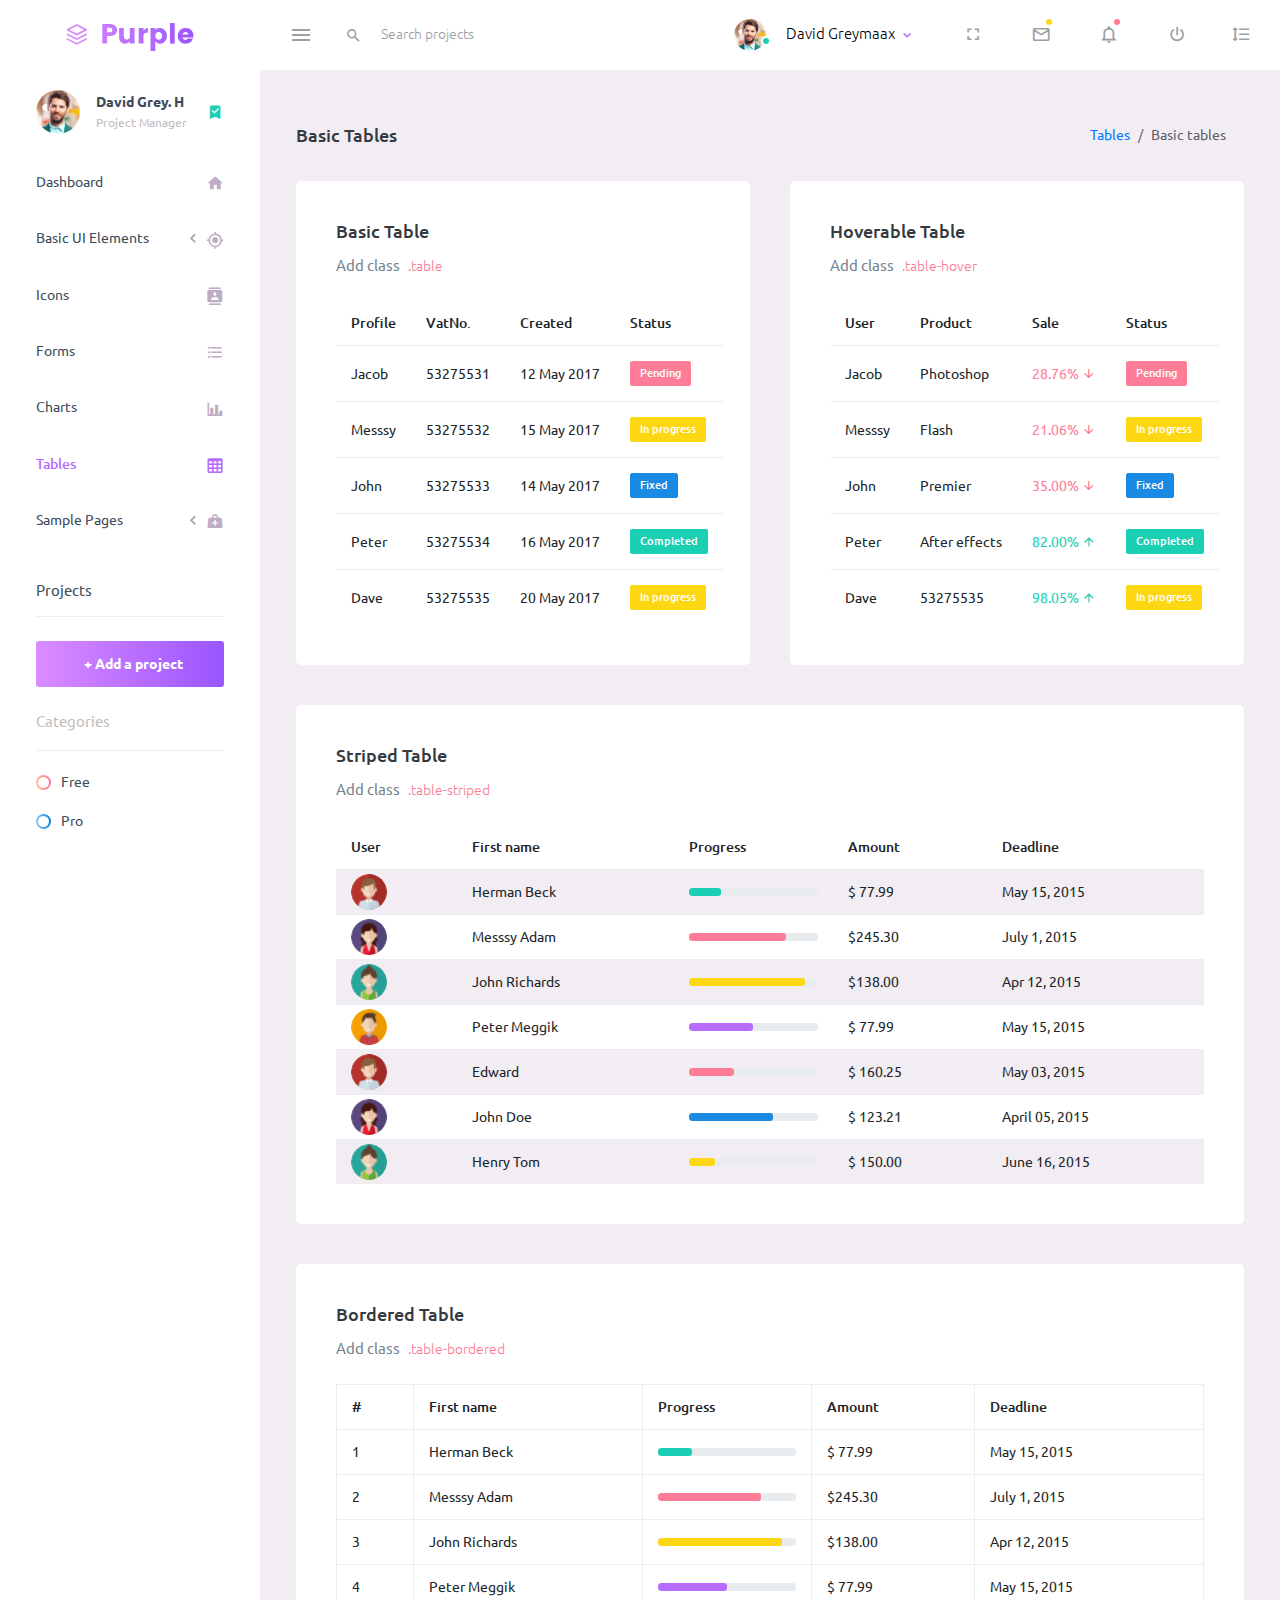
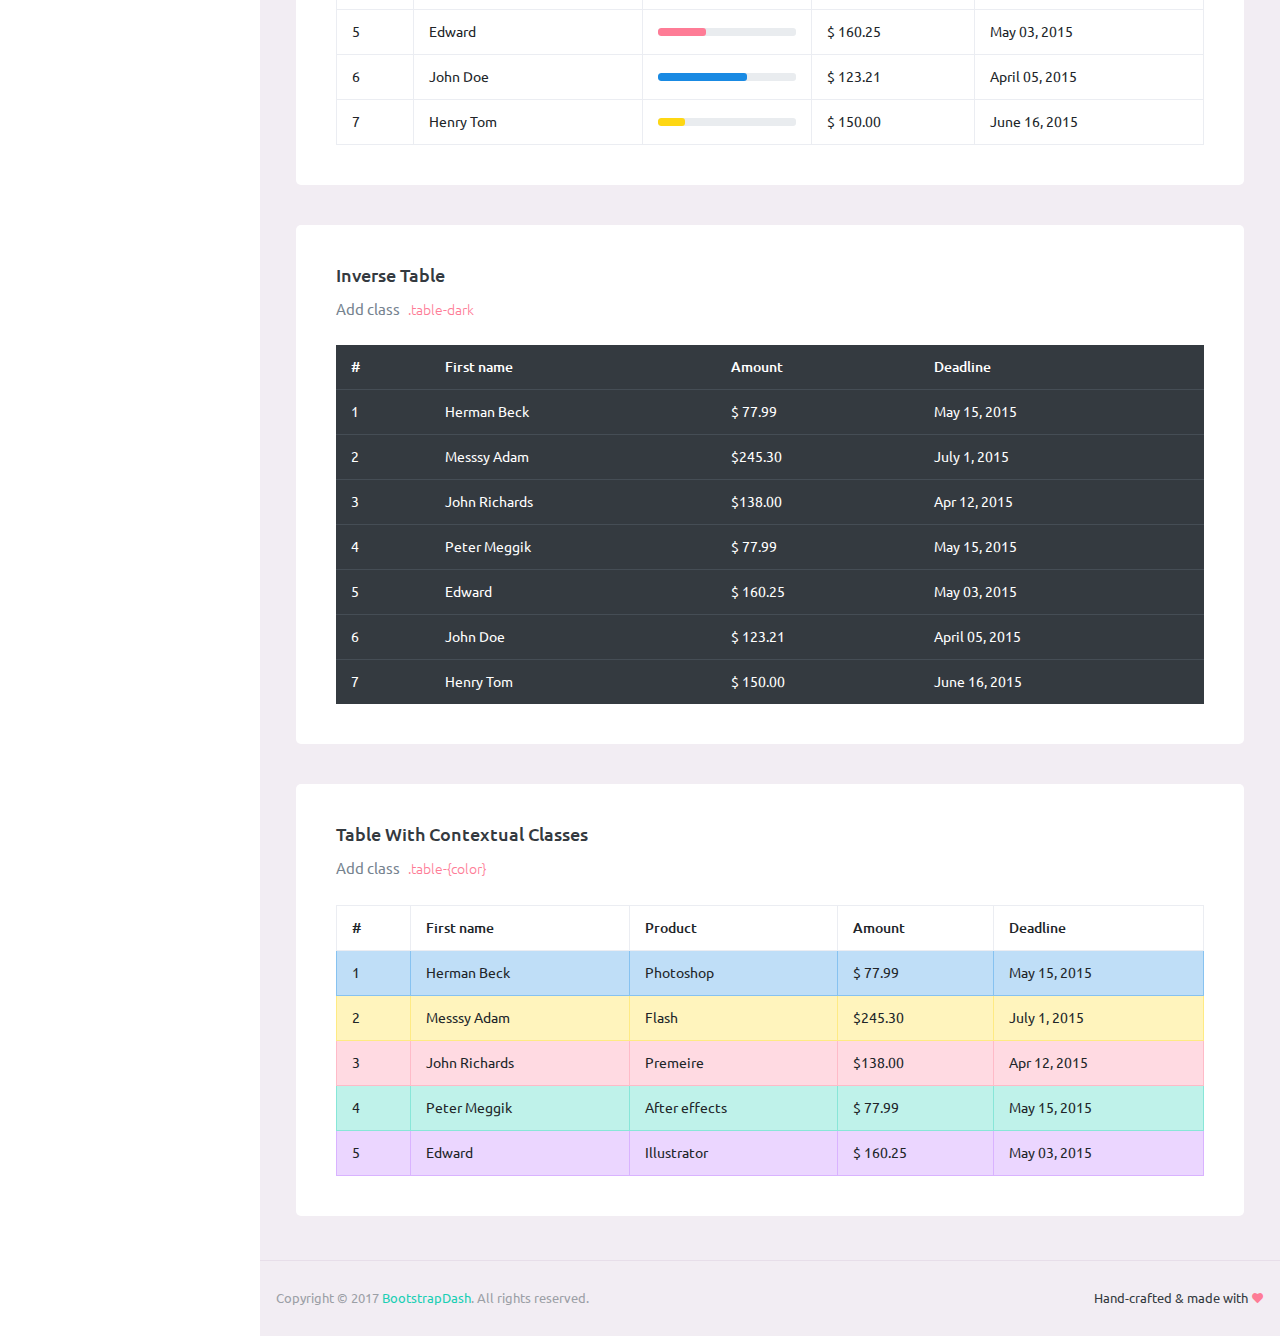
<file: static-content/ui/pages/tables/basic-table.html>
<!DOCTYPE html>
<html lang="en">
  <head>
    <!-- Required meta tags -->
    <meta charset="utf-8">
    <meta name="viewport" content="width=device-width, initial-scale=1, shrink-to-fit=no">
    <title>Purple Admin</title>
    <!-- plugins:css -->
    <link rel="stylesheet" href="../../assets/vendors/mdi/css/materialdesignicons.min.css">
    <link rel="stylesheet" href="../../assets/vendors/css/vendor.bundle.base.css">
    <!-- endinject -->
    <!-- Plugin css for this page -->
    <!-- End plugin css for this page -->
    <!-- inject:css -->
    <!-- endinject -->
    <!-- Layout styles -->
    <link rel="stylesheet" href="../../assets/css/style.css">
    <!-- End layout styles -->
    <link rel="shortcut icon" href="../../assets/images/favicon.ico" />
  </head>
  <body>
    <div class="container-scroller">
      <!-- partial:../../partials/_navbar.html -->
      <nav class="navbar default-layout-navbar col-lg-12 col-12 p-0 fixed-top d-flex flex-row">
        <div class="text-center navbar-brand-wrapper d-flex align-items-center justify-content-center">
          <a class="navbar-brand brand-logo" href="../../index.html"><img src="../../assets/images/logo.svg" alt="logo" /></a>
          <a class="navbar-brand brand-logo-mini" href="../../index.html"><img src="../../assets/images/logo-mini.svg" alt="logo" /></a>
        </div>
        <div class="navbar-menu-wrapper d-flex align-items-stretch">
          <button class="navbar-toggler navbar-toggler align-self-center" type="button" data-toggle="minimize">
            <span class="mdi mdi-menu"></span>
          </button>
          <div class="search-field d-none d-md-block">
            <form class="d-flex align-items-center h-100" action="#">
              <div class="input-group">
                <div class="input-group-prepend bg-transparent">
                  <i class="input-group-text border-0 mdi mdi-magnify"></i>
                </div>
                <input type="text" class="form-control bg-transparent border-0" placeholder="Search projects">
              </div>
            </form>
          </div>
          <ul class="navbar-nav navbar-nav-right">
            <li class="nav-item nav-profile dropdown">
              <a class="nav-link dropdown-toggle" id="profileDropdown" href="#" data-toggle="dropdown" aria-expanded="false">
                <div class="nav-profile-img">
                  <img src="../../assets/images/faces/face1.jpg" alt="image">
                  <span class="availability-status online"></span>
                </div>
                <div class="nav-profile-text">
                  <p class="mb-1 text-black">David Greymaax</p>
                </div>
              </a>
              <div class="dropdown-menu navbar-dropdown" aria-labelledby="profileDropdown">
                <a class="dropdown-item" href="#">
                  <i class="mdi mdi-cached mr-2 text-success"></i> Activity Log </a>
                <div class="dropdown-divider"></div>
                <a class="dropdown-item" href="#">
                  <i class="mdi mdi-logout mr-2 text-primary"></i> Signout </a>
              </div>
            </li>
            <li class="nav-item d-none d-lg-block full-screen-link">
              <a class="nav-link">
                <i class="mdi mdi-fullscreen" id="fullscreen-button"></i>
              </a>
            </li>
            <li class="nav-item dropdown">
              <a class="nav-link count-indicator dropdown-toggle" id="messageDropdown" href="#" data-toggle="dropdown" aria-expanded="false">
                <i class="mdi mdi-email-outline"></i>
                <span class="count-symbol bg-warning"></span>
              </a>
              <div class="dropdown-menu dropdown-menu-right navbar-dropdown preview-list" aria-labelledby="messageDropdown">
                <h6 class="p-3 mb-0">Messages</h6>
                <div class="dropdown-divider"></div>
                <a class="dropdown-item preview-item">
                  <div class="preview-thumbnail">
                    <img src="../../assets/images/faces/face4.jpg" alt="image" class="profile-pic">
                  </div>
                  <div class="preview-item-content d-flex align-items-start flex-column justify-content-center">
                    <h6 class="preview-subject ellipsis mb-1 font-weight-normal">Mark send you a message</h6>
                    <p class="text-gray mb-0"> 1 Minutes ago </p>
                  </div>
                </a>
                <div class="dropdown-divider"></div>
                <a class="dropdown-item preview-item">
                  <div class="preview-thumbnail">
                    <img src="../../assets/images/faces/face2.jpg" alt="image" class="profile-pic">
                  </div>
                  <div class="preview-item-content d-flex align-items-start flex-column justify-content-center">
                    <h6 class="preview-subject ellipsis mb-1 font-weight-normal">Cregh send you a message</h6>
                    <p class="text-gray mb-0"> 15 Minutes ago </p>
                  </div>
                </a>
                <div class="dropdown-divider"></div>
                <a class="dropdown-item preview-item">
                  <div class="preview-thumbnail">
                    <img src="../../assets/images/faces/face3.jpg" alt="image" class="profile-pic">
                  </div>
                  <div class="preview-item-content d-flex align-items-start flex-column justify-content-center">
                    <h6 class="preview-subject ellipsis mb-1 font-weight-normal">Profile picture updated</h6>
                    <p class="text-gray mb-0"> 18 Minutes ago </p>
                  </div>
                </a>
                <div class="dropdown-divider"></div>
                <h6 class="p-3 mb-0 text-center">4 new messages</h6>
              </div>
            </li>
            <li class="nav-item dropdown">
              <a class="nav-link count-indicator dropdown-toggle" id="notificationDropdown" href="#" data-toggle="dropdown">
                <i class="mdi mdi-bell-outline"></i>
                <span class="count-symbol bg-danger"></span>
              </a>
              <div class="dropdown-menu dropdown-menu-right navbar-dropdown preview-list" aria-labelledby="notificationDropdown">
                <h6 class="p-3 mb-0">Notifications</h6>
                <div class="dropdown-divider"></div>
                <a class="dropdown-item preview-item">
                  <div class="preview-thumbnail">
                    <div class="preview-icon bg-success">
                      <i class="mdi mdi-calendar"></i>
                    </div>
                  </div>
                  <div class="preview-item-content d-flex align-items-start flex-column justify-content-center">
                    <h6 class="preview-subject font-weight-normal mb-1">Event today</h6>
                    <p class="text-gray ellipsis mb-0"> Just a reminder that you have an event today </p>
                  </div>
                </a>
                <div class="dropdown-divider"></div>
                <a class="dropdown-item preview-item">
                  <div class="preview-thumbnail">
                    <div class="preview-icon bg-warning">
                      <i class="mdi mdi-settings"></i>
                    </div>
                  </div>
                  <div class="preview-item-content d-flex align-items-start flex-column justify-content-center">
                    <h6 class="preview-subject font-weight-normal mb-1">Settings</h6>
                    <p class="text-gray ellipsis mb-0"> Update dashboard </p>
                  </div>
                </a>
                <div class="dropdown-divider"></div>
                <a class="dropdown-item preview-item">
                  <div class="preview-thumbnail">
                    <div class="preview-icon bg-info">
                      <i class="mdi mdi-link-variant"></i>
                    </div>
                  </div>
                  <div class="preview-item-content d-flex align-items-start flex-column justify-content-center">
                    <h6 class="preview-subject font-weight-normal mb-1">Launch Admin</h6>
                    <p class="text-gray ellipsis mb-0"> New admin wow! </p>
                  </div>
                </a>
                <div class="dropdown-divider"></div>
                <h6 class="p-3 mb-0 text-center">See all notifications</h6>
              </div>
            </li>
            <li class="nav-item nav-logout d-none d-lg-block">
              <a class="nav-link" href="#">
                <i class="mdi mdi-power"></i>
              </a>
            </li>
            <li class="nav-item nav-settings d-none d-lg-block">
              <a class="nav-link" href="#">
                <i class="mdi mdi-format-line-spacing"></i>
              </a>
            </li>
          </ul>
          <button class="navbar-toggler navbar-toggler-right d-lg-none align-self-center" type="button" data-toggle="offcanvas">
            <span class="mdi mdi-menu"></span>
          </button>
        </div>
      </nav>
      <!-- partial -->
      <div class="container-fluid page-body-wrapper">
        <!-- partial:../../partials/_sidebar.html -->
        <nav class="sidebar sidebar-offcanvas" id="sidebar">
          <ul class="nav">
            <li class="nav-item nav-profile">
              <a href="#" class="nav-link">
                <div class="nav-profile-image">
                  <img src="../../assets/images/faces/face1.jpg" alt="profile">
                  <span class="login-status online"></span>
                  <!--change to offline or busy as needed-->
                </div>
                <div class="nav-profile-text d-flex flex-column">
                  <span class="font-weight-bold mb-2">David Grey. H</span>
                  <span class="text-secondary text-small">Project Manager</span>
                </div>
                <i class="mdi mdi-bookmark-check text-success nav-profile-badge"></i>
              </a>
            </li>
            <li class="nav-item">
              <a class="nav-link" href="../../index.html">
                <span class="menu-title">Dashboard</span>
                <i class="mdi mdi-home menu-icon"></i>
              </a>
            </li>
            <li class="nav-item">
              <a class="nav-link" data-toggle="collapse" href="#ui-basic" aria-expanded="false" aria-controls="ui-basic">
                <span class="menu-title">Basic UI Elements</span>
                <i class="menu-arrow"></i>
                <i class="mdi mdi-crosshairs-gps menu-icon"></i>
              </a>
              <div class="collapse" id="ui-basic">
                <ul class="nav flex-column sub-menu">
                  <li class="nav-item"> <a class="nav-link" href="../../pages/ui-features/buttons.html">Buttons</a></li>
                  <li class="nav-item"> <a class="nav-link" href="../../pages/ui-features/typography.html">Typography</a></li>
                </ul>
              </div>
            </li>
            <li class="nav-item">
              <a class="nav-link" href="../../pages/icons/mdi.html">
                <span class="menu-title">Icons</span>
                <i class="mdi mdi-contacts menu-icon"></i>
              </a>
            </li>
            <li class="nav-item">
              <a class="nav-link" href="../../pages/forms/basic_elements.html">
                <span class="menu-title">Forms</span>
                <i class="mdi mdi-format-list-bulleted menu-icon"></i>
              </a>
            </li>
            <li class="nav-item">
              <a class="nav-link" href="../../pages/charts/chartjs.html">
                <span class="menu-title">Charts</span>
                <i class="mdi mdi-chart-bar menu-icon"></i>
              </a>
            </li>
            <li class="nav-item">
              <a class="nav-link" href="../../pages/tables/basic-table.html">
                <span class="menu-title">Tables</span>
                <i class="mdi mdi-table-large menu-icon"></i>
              </a>
            </li>
            <li class="nav-item">
              <a class="nav-link" data-toggle="collapse" href="#general-pages" aria-expanded="false" aria-controls="general-pages">
                <span class="menu-title">Sample Pages</span>
                <i class="menu-arrow"></i>
                <i class="mdi mdi-medical-bag menu-icon"></i>
              </a>
              <div class="collapse" id="general-pages">
                <ul class="nav flex-column sub-menu">
                  <li class="nav-item"> <a class="nav-link" href="../../pages/samples/blank-page.html"> Blank Page </a></li>
                  <li class="nav-item"> <a class="nav-link" href="../../pages/samples/login.html"> Login </a></li>
                  <li class="nav-item"> <a class="nav-link" href="../../pages/samples/register.html"> Register </a></li>
                  <li class="nav-item"> <a class="nav-link" href="../../pages/samples/error-404.html"> 404 </a></li>
                  <li class="nav-item"> <a class="nav-link" href="../../pages/samples/error-500.html"> 500 </a></li>
                </ul>
              </div>
            </li>
            <li class="nav-item sidebar-actions">
              <span class="nav-link">
                <div class="border-bottom">
                  <h6 class="font-weight-normal mb-3">Projects</h6>
                </div>
                <button class="btn btn-block btn-lg btn-gradient-primary mt-4">+ Add a project</button>
                <div class="mt-4">
                  <div class="border-bottom">
                    <p class="text-secondary">Categories</p>
                  </div>
                  <ul class="gradient-bullet-list mt-4">
                    <li>Free</li>
                    <li>Pro</li>
                  </ul>
                </div>
              </span>
            </li>
          </ul>
        </nav>
        <!-- partial -->
        <div class="main-panel">
          <div class="content-wrapper">
            <div class="page-header">
              <h3 class="page-title"> Basic Tables </h3>
              <nav aria-label="breadcrumb">
                <ol class="breadcrumb">
                  <li class="breadcrumb-item"><a href="#">Tables</a></li>
                  <li class="breadcrumb-item active" aria-current="page">Basic tables</li>
                </ol>
              </nav>
            </div>
            <div class="row">
              <div class="col-lg-6 grid-margin stretch-card">
                <div class="card">
                  <div class="card-body">
                    <h4 class="card-title">Basic Table</h4>
                    <p class="card-description"> Add class <code>.table</code>
                    </p>
                    <table id="order-listing" class="table">
                      <thead>
                        <tr>
                          <th>Profile</th>
                          <th>VatNo.</th>
                          <th>Created</th>
                          <th>Status</th>
                        </tr>
                      </thead>
                      <tbody>
                        <tr>
                          <td>Jacob</td>
                          <td>53275531</td>
                          <td>12 May 2017</td>
                          <td><label class="badge badge-danger">Pending</label></td>
                        </tr>
                        <tr>
                          <td>Messsy</td>
                          <td>53275532</td>
                          <td>15 May 2017</td>
                          <td><label class="badge badge-warning">In progress</label></td>
                        </tr>
                        <tr>
                          <td>John</td>
                          <td>53275533</td>
                          <td>14 May 2017</td>
                          <td><label class="badge badge-info">Fixed</label></td>
                        </tr>
                        <tr>
                          <td>Peter</td>
                          <td>53275534</td>
                          <td>16 May 2017</td>
                          <td><label class="badge badge-success">Completed</label></td>
                        </tr>
                        <tr>
                          <td>Dave</td>
                          <td>53275535</td>
                          <td>20 May 2017</td>
                          <td><label class="badge badge-warning">In progress</label></td>
                        </tr>
                      </tbody>
                    </table>
                  </div>
                </div>
              </div>
              <div class="col-lg-6 grid-margin stretch-card">
                <div class="card">
                  <div class="card-body">
                    <h4 class="card-title">Hoverable Table</h4>
                    <p class="card-description"> Add class <code>.table-hover</code>
                    </p>
                    <table class="table table-hover">
                      <thead>
                        <tr>
                          <th>User</th>
                          <th>Product</th>
                          <th>Sale</th>
                          <th>Status</th>
                        </tr>
                      </thead>
                      <tbody>
                        <tr>
                          <td>Jacob</td>
                          <td>Photoshop</td>
                          <td class="text-danger"> 28.76% <i class="mdi mdi-arrow-down"></i></td>
                          <td><label class="badge badge-danger">Pending</label></td>
                        </tr>
                        <tr>
                          <td>Messsy</td>
                          <td>Flash</td>
                          <td class="text-danger"> 21.06% <i class="mdi mdi-arrow-down"></i></td>
                          <td><label class="badge badge-warning">In progress</label></td>
                        </tr>
                        <tr>
                          <td>John</td>
                          <td>Premier</td>
                          <td class="text-danger"> 35.00% <i class="mdi mdi-arrow-down"></i></td>
                          <td><label class="badge badge-info">Fixed</label></td>
                        </tr>
                        <tr>
                          <td>Peter</td>
                          <td>After effects</td>
                          <td class="text-success"> 82.00% <i class="mdi mdi-arrow-up"></i></td>
                          <td><label class="badge badge-success">Completed</label></td>
                        </tr>
                        <tr>
                          <td>Dave</td>
                          <td>53275535</td>
                          <td class="text-success"> 98.05% <i class="mdi mdi-arrow-up"></i></td>
                          <td><label class="badge badge-warning">In progress</label></td>
                        </tr>
                      </tbody>
                    </table>
                  </div>
                </div>
              </div>
              <div class="col-lg-12 grid-margin stretch-card">
                <div class="card">
                  <div class="card-body">
                    <h4 class="card-title">Striped Table</h4>
                    <p class="card-description"> Add class <code>.table-striped</code>
                    </p>
                    <table class="table table-striped">
                      <thead>
                        <tr>
                          <th> User </th>
                          <th> First name </th>
                          <th> Progress </th>
                          <th> Amount </th>
                          <th> Deadline </th>
                        </tr>
                      </thead>
                      <tbody>
                        <tr>
                          <td class="py-1">
                            <img src="../../assets/images/faces-clipart/pic-1.png" alt="image" />
                          </td>
                          <td> Herman Beck </td>
                          <td>
                            <div class="progress">
                              <div class="progress-bar bg-success" role="progressbar" style="width: 25%" aria-valuenow="25" aria-valuemin="0" aria-valuemax="100"></div>
                            </div>
                          </td>
                          <td> $ 77.99 </td>
                          <td> May 15, 2015 </td>
                        </tr>
                        <tr>
                          <td class="py-1">
                            <img src="../../assets/images/faces-clipart/pic-2.png" alt="image" />
                          </td>
                          <td> Messsy Adam </td>
                          <td>
                            <div class="progress">
                              <div class="progress-bar bg-danger" role="progressbar" style="width: 75%" aria-valuenow="75" aria-valuemin="0" aria-valuemax="100"></div>
                            </div>
                          </td>
                          <td> $245.30 </td>
                          <td> July 1, 2015 </td>
                        </tr>
                        <tr>
                          <td class="py-1">
                            <img src="../../assets/images/faces-clipart/pic-3.png" alt="image" />
                          </td>
                          <td> John Richards </td>
                          <td>
                            <div class="progress">
                              <div class="progress-bar bg-warning" role="progressbar" style="width: 90%" aria-valuenow="90" aria-valuemin="0" aria-valuemax="100"></div>
                            </div>
                          </td>
                          <td> $138.00 </td>
                          <td> Apr 12, 2015 </td>
                        </tr>
                        <tr>
                          <td class="py-1">
                            <img src="../../assets/images/faces-clipart/pic-4.png" alt="image" />
                          </td>
                          <td> Peter Meggik </td>
                          <td>
                            <div class="progress">
                              <div class="progress-bar bg-primary" role="progressbar" style="width: 50%" aria-valuenow="50" aria-valuemin="0" aria-valuemax="100"></div>
                            </div>
                          </td>
                          <td> $ 77.99 </td>
                          <td> May 15, 2015 </td>
                        </tr>
                        <tr>
                          <td class="py-1">
                            <img src="../../assets/images/faces-clipart/pic-1.png" alt="image" />
                          </td>
                          <td> Edward </td>
                          <td>
                            <div class="progress">
                              <div class="progress-bar bg-danger" role="progressbar" style="width: 35%" aria-valuenow="35" aria-valuemin="0" aria-valuemax="100"></div>
                            </div>
                          </td>
                          <td> $ 160.25 </td>
                          <td> May 03, 2015 </td>
                        </tr>
                        <tr>
                          <td class="py-1">
                            <img src="../../assets/images/faces-clipart/pic-2.png" alt="image" />
                          </td>
                          <td> John Doe </td>
                          <td>
                            <div class="progress">
                              <div class="progress-bar bg-info" role="progressbar" style="width: 65%" aria-valuenow="65" aria-valuemin="0" aria-valuemax="100"></div>
                            </div>
                          </td>
                          <td> $ 123.21 </td>
                          <td> April 05, 2015 </td>
                        </tr>
                        <tr>
                          <td class="py-1">
                            <img src="../../assets/images/faces-clipart/pic-3.png" alt="image" />
                          </td>
                          <td> Henry Tom </td>
                          <td>
                            <div class="progress">
                              <div class="progress-bar bg-warning" role="progressbar" style="width: 20%" aria-valuenow="20" aria-valuemin="0" aria-valuemax="100"></div>
                            </div>
                          </td>
                          <td> $ 150.00 </td>
                          <td> June 16, 2015 </td>
                        </tr>
                      </tbody>
                    </table>
                  </div>
                </div>
              </div>
              <div class="col-lg-12 grid-margin stretch-card">
                <div class="card">
                  <div class="card-body">
                    <h4 class="card-title">Bordered table</h4>
                    <p class="card-description"> Add class <code>.table-bordered</code>
                    </p>
                    <table class="table table-bordered">
                      <thead>
                        <tr>
                          <th> # </th>
                          <th> First name </th>
                          <th> Progress </th>
                          <th> Amount </th>
                          <th> Deadline </th>
                        </tr>
                      </thead>
                      <tbody>
                        <tr>
                          <td> 1 </td>
                          <td> Herman Beck </td>
                          <td>
                            <div class="progress">
                              <div class="progress-bar bg-success" role="progressbar" style="width: 25%" aria-valuenow="25" aria-valuemin="0" aria-valuemax="100"></div>
                            </div>
                          </td>
                          <td> $ 77.99 </td>
                          <td> May 15, 2015 </td>
                        </tr>
                        <tr>
                          <td> 2 </td>
                          <td> Messsy Adam </td>
                          <td>
                            <div class="progress">
                              <div class="progress-bar bg-danger" role="progressbar" style="width: 75%" aria-valuenow="75" aria-valuemin="0" aria-valuemax="100"></div>
                            </div>
                          </td>
                          <td> $245.30 </td>
                          <td> July 1, 2015 </td>
                        </tr>
                        <tr>
                          <td> 3 </td>
                          <td> John Richards </td>
                          <td>
                            <div class="progress">
                              <div class="progress-bar bg-warning" role="progressbar" style="width: 90%" aria-valuenow="90" aria-valuemin="0" aria-valuemax="100"></div>
                            </div>
                          </td>
                          <td> $138.00 </td>
                          <td> Apr 12, 2015 </td>
                        </tr>
                        <tr>
                          <td> 4 </td>
                          <td> Peter Meggik </td>
                          <td>
                            <div class="progress">
                              <div class="progress-bar bg-primary" role="progressbar" style="width: 50%" aria-valuenow="50" aria-valuemin="0" aria-valuemax="100"></div>
                            </div>
                          </td>
                          <td> $ 77.99 </td>
                          <td> May 15, 2015 </td>
                        </tr>
                        <tr>
                          <td> 5 </td>
                          <td> Edward </td>
                          <td>
                            <div class="progress">
                              <div class="progress-bar bg-danger" role="progressbar" style="width: 35%" aria-valuenow="35" aria-valuemin="0" aria-valuemax="100"></div>
                            </div>
                          </td>
                          <td> $ 160.25 </td>
                          <td> May 03, 2015 </td>
                        </tr>
                        <tr>
                          <td> 6 </td>
                          <td> John Doe </td>
                          <td>
                            <div class="progress">
                              <div class="progress-bar bg-info" role="progressbar" style="width: 65%" aria-valuenow="65" aria-valuemin="0" aria-valuemax="100"></div>
                            </div>
                          </td>
                          <td> $ 123.21 </td>
                          <td> April 05, 2015 </td>
                        </tr>
                        <tr>
                          <td> 7 </td>
                          <td> Henry Tom </td>
                          <td>
                            <div class="progress">
                              <div class="progress-bar bg-warning" role="progressbar" style="width: 20%" aria-valuenow="20" aria-valuemin="0" aria-valuemax="100"></div>
                            </div>
                          </td>
                          <td> $ 150.00 </td>
                          <td> June 16, 2015 </td>
                        </tr>
                      </tbody>
                    </table>
                  </div>
                </div>
              </div>
              <div class="col-lg-12 grid-margin stretch-card">
                <div class="card">
                  <div class="card-body">
                    <h4 class="card-title">Inverse table</h4>
                    <p class="card-description"> Add class <code>.table-dark</code>
                    </p>
                    <table class="table table-dark">
                      <thead>
                        <tr>
                          <th> # </th>
                          <th> First name </th>
                          <th> Amount </th>
                          <th> Deadline </th>
                        </tr>
                      </thead>
                      <tbody>
                        <tr>
                          <td> 1 </td>
                          <td> Herman Beck </td>
                          <td> $ 77.99 </td>
                          <td> May 15, 2015 </td>
                        </tr>
                        <tr>
                          <td> 2 </td>
                          <td> Messsy Adam </td>
                          <td> $245.30 </td>
                          <td> July 1, 2015 </td>
                        </tr>
                        <tr>
                          <td> 3 </td>
                          <td> John Richards </td>
                          <td> $138.00 </td>
                          <td> Apr 12, 2015 </td>
                        </tr>
                        <tr>
                          <td> 4 </td>
                          <td> Peter Meggik </td>
                          <td> $ 77.99 </td>
                          <td> May 15, 2015 </td>
                        </tr>
                        <tr>
                          <td> 5 </td>
                          <td> Edward </td>
                          <td> $ 160.25 </td>
                          <td> May 03, 2015 </td>
                        </tr>
                        <tr>
                          <td> 6 </td>
                          <td> John Doe </td>
                          <td> $ 123.21 </td>
                          <td> April 05, 2015 </td>
                        </tr>
                        <tr>
                          <td> 7 </td>
                          <td> Henry Tom </td>
                          <td> $ 150.00 </td>
                          <td> June 16, 2015 </td>
                        </tr>
                      </tbody>
                    </table>
                  </div>
                </div>
              </div>
              <div class="col-lg-12 stretch-card">
                <div class="card">
                  <div class="card-body">
                    <h4 class="card-title">Table with contextual classes</h4>
                    <p class="card-description"> Add class <code>.table-{color}</code>
                    </p>
                    <table class="table table-bordered">
                      <thead>
                        <tr>
                          <th> # </th>
                          <th> First name </th>
                          <th> Product </th>
                          <th> Amount </th>
                          <th> Deadline </th>
                        </tr>
                      </thead>
                      <tbody>
                        <tr class="table-info">
                          <td> 1 </td>
                          <td> Herman Beck </td>
                          <td> Photoshop </td>
                          <td> $ 77.99 </td>
                          <td> May 15, 2015 </td>
                        </tr>
                        <tr class="table-warning">
                          <td> 2 </td>
                          <td> Messsy Adam </td>
                          <td> Flash </td>
                          <td> $245.30 </td>
                          <td> July 1, 2015 </td>
                        </tr>
                        <tr class="table-danger">
                          <td> 3 </td>
                          <td> John Richards </td>
                          <td> Premeire </td>
                          <td> $138.00 </td>
                          <td> Apr 12, 2015 </td>
                        </tr>
                        <tr class="table-success">
                          <td> 4 </td>
                          <td> Peter Meggik </td>
                          <td> After effects </td>
                          <td> $ 77.99 </td>
                          <td> May 15, 2015 </td>
                        </tr>
                        <tr class="table-primary">
                          <td> 5 </td>
                          <td> Edward </td>
                          <td> Illustrator </td>
                          <td> $ 160.25 </td>
                          <td> May 03, 2015 </td>
                        </tr>
                      </tbody>
                    </table>
                  </div>
                </div>
              </div>
            </div>
          </div>
          <!-- content-wrapper ends -->
          <!-- partial:../../partials/_footer.html -->
          <footer class="footer">
            <div class="d-sm-flex justify-content-center justify-content-sm-between">
              <span class="text-muted text-center text-sm-left d-block d-sm-inline-block">Copyright © 2017 <a href="https://www.bootstrapdash.com/" target="_blank">BootstrapDash</a>. All rights reserved.</span>
              <span class="float-none float-sm-right d-block mt-1 mt-sm-0 text-center">Hand-crafted & made with <i class="mdi mdi-heart text-danger"></i></span>
            </div>
          </footer>
          <!-- partial -->
        </div>
        <!-- main-panel ends -->
      </div>
      <!-- page-body-wrapper ends -->
    </div>
    <!-- container-scroller -->
    <!-- plugins:js -->
    <script src="../../assets/vendors/js/vendor.bundle.base.js"></script>
    <!-- endinject -->
    <!-- Plugin js for this page -->
    <!-- End plugin js for this page -->
    <!-- inject:js -->
    <script src="../../assets/js/off-canvas.js"></script>
    <script src="../../assets/js/hoverable-collapse.js"></script>
    <script src="../../assets/js/misc.js"></script>
    <!-- endinject -->
    <!-- Custom js for this page -->
    <!-- End custom js for this page -->
  </body>
</html>
</file>
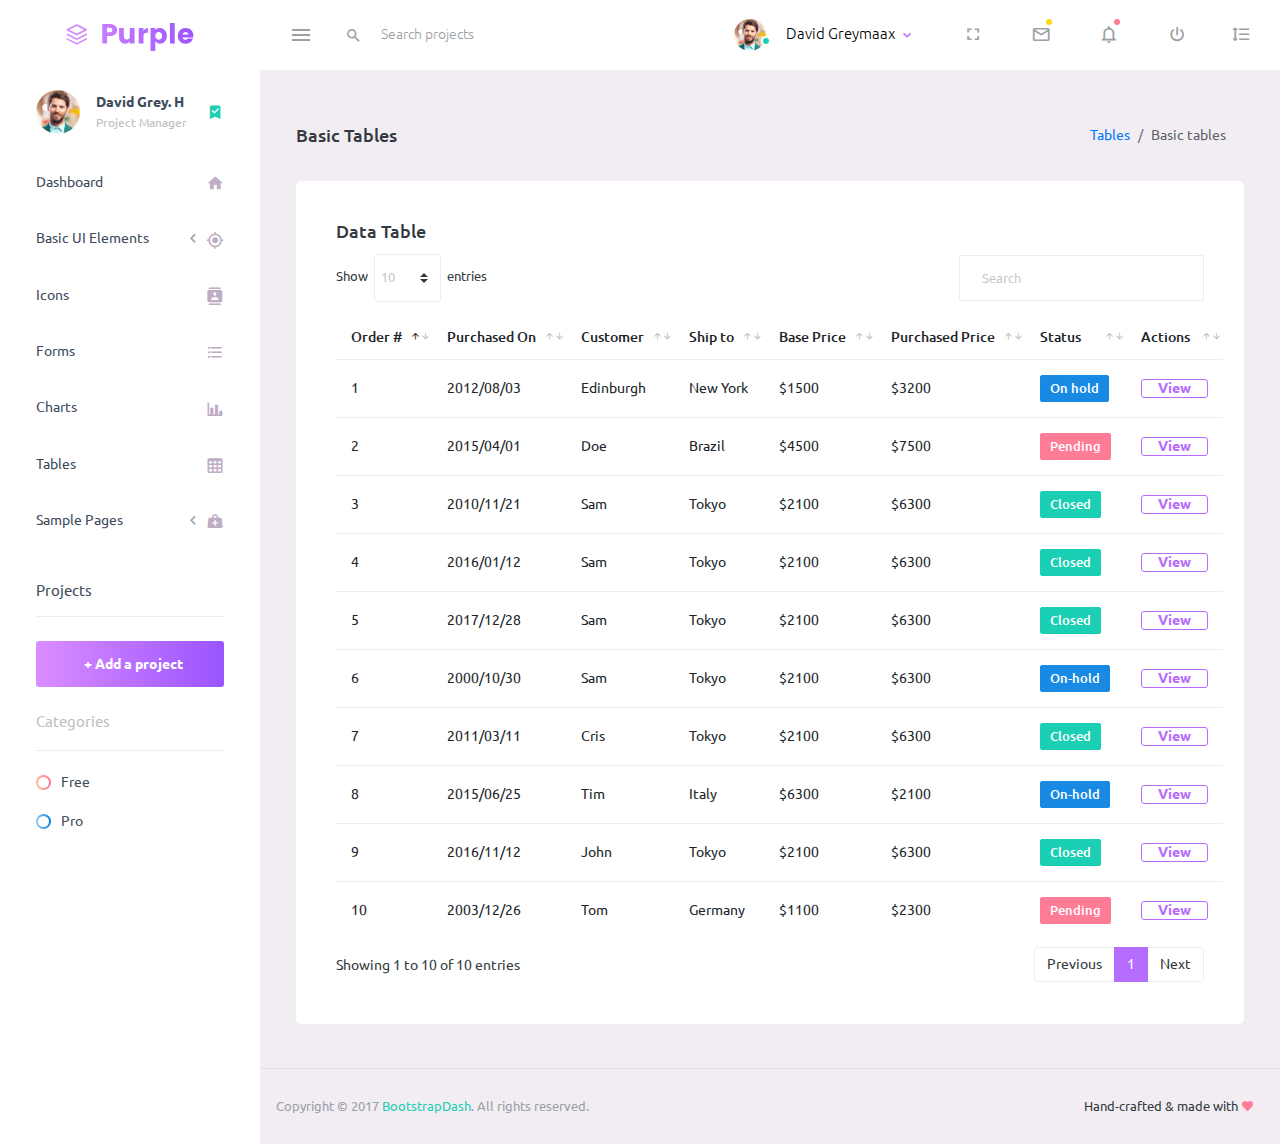
<file: static-content/ui/pages/tables/my-data-table.html>
<!DOCTYPE html>
<html lang="en">
  <head>
    <!-- Required meta tags -->
    <meta charset="utf-8">
    <meta name="viewport" content="width=device-width, initial-scale=1, shrink-to-fit=no">
    <title>Purple Admin</title>
    <!-- plugins:css -->
    <link rel="stylesheet" href="../../assets/vendors/mdi/css/materialdesignicons.min.css">
    <link rel="stylesheet" href="../../assets/vendors/css/vendor.bundle.base.css">
    <!-- endinject -->
    <!-- Plugin css for this page -->
    <link rel="stylesheet" href="../../assets/vendors/datatables.net-bs4/dataTables.bootstrap4.css">
    <!-- End plugin css for this page -->
    <!-- inject:css -->
    <!-- endinject -->
    <!-- Layout styles -->
    <link rel="stylesheet" href="../../assets/css/demo_1/style.css">
    <!-- End layout styles -->
    <link rel="shortcut icon" href="../../assets/images/favicon.ico" />
  </head>
  <body>
    <div class="container-scroller">
      <!-- partial:../../partials/_navbar.html -->
      <nav class="navbar default-layout-navbar col-lg-12 col-12 p-0 fixed-top d-flex flex-row">
        <div class="text-center navbar-brand-wrapper d-flex align-items-center justify-content-center">
          <a class="navbar-brand brand-logo" href="../../index.html"><img src="../../assets/images/logo.svg" alt="logo" /></a>
          <a class="navbar-brand brand-logo-mini" href="../../index.html"><img src="../../assets/images/logo-mini.svg" alt="logo" /></a>
        </div>
        <div class="navbar-menu-wrapper d-flex align-items-stretch">
          <button class="navbar-toggler navbar-toggler align-self-center" type="button" data-toggle="minimize">
            <span class="mdi mdi-menu"></span>
          </button>
          <div class="search-field d-none d-md-block">
            <form class="d-flex align-items-center h-100" action="#">
              <div class="input-group">
                <div class="input-group-prepend bg-transparent">
                  <i class="input-group-text border-0 mdi mdi-magnify"></i>
                </div>
                <input type="text" class="form-control bg-transparent border-0" placeholder="Search projects">
              </div>
            </form>
          </div>
          <ul class="navbar-nav navbar-nav-right">
            <li class="nav-item nav-profile dropdown">
              <a class="nav-link dropdown-toggle" id="profileDropdown" href="#" data-toggle="dropdown" aria-expanded="false">
                <div class="nav-profile-img">
                  <img src="../../assets/images/faces/face1.jpg" alt="image">
                  <span class="availability-status online"></span>
                </div>
                <div class="nav-profile-text">
                  <p class="mb-1 text-black">David Greymaax</p>
                </div>
              </a>
              <div class="dropdown-menu navbar-dropdown" aria-labelledby="profileDropdown">
                <a class="dropdown-item" href="#">
                  <i class="mdi mdi-cached mr-2 text-success"></i> Activity Log </a>
                <div class="dropdown-divider"></div>
                <a class="dropdown-item" href="#">
                  <i class="mdi mdi-logout mr-2 text-primary"></i> Signout </a>
              </div>
            </li>
            <li class="nav-item d-none d-lg-block full-screen-link">
              <a class="nav-link">
                <i class="mdi mdi-fullscreen" id="fullscreen-button"></i>
              </a>
            </li>
            <li class="nav-item dropdown">
              <a class="nav-link count-indicator dropdown-toggle" id="messageDropdown" href="#" data-toggle="dropdown" aria-expanded="false">
                <i class="mdi mdi-email-outline"></i>
                <span class="count-symbol bg-warning"></span>
              </a>
              <div class="dropdown-menu dropdown-menu-right navbar-dropdown preview-list" aria-labelledby="messageDropdown">
                <h6 class="p-3 mb-0">Messages</h6>
                <div class="dropdown-divider"></div>
                <a class="dropdown-item preview-item">
                  <div class="preview-thumbnail">
                    <img src="../../assets/images/faces/face4.jpg" alt="image" class="profile-pic">
                  </div>
                  <div class="preview-item-content d-flex align-items-start flex-column justify-content-center">
                    <h6 class="preview-subject ellipsis mb-1 font-weight-normal">Mark send you a message</h6>
                    <p class="text-gray mb-0"> 1 Minutes ago </p>
                  </div>
                </a>
                <div class="dropdown-divider"></div>
                <a class="dropdown-item preview-item">
                  <div class="preview-thumbnail">
                    <img src="../../assets/images/faces/face2.jpg" alt="image" class="profile-pic">
                  </div>
                  <div class="preview-item-content d-flex align-items-start flex-column justify-content-center">
                    <h6 class="preview-subject ellipsis mb-1 font-weight-normal">Cregh send you a message</h6>
                    <p class="text-gray mb-0"> 15 Minutes ago </p>
                  </div>
                </a>
                <div class="dropdown-divider"></div>
                <a class="dropdown-item preview-item">
                  <div class="preview-thumbnail">
                    <img src="../../assets/images/faces/face3.jpg" alt="image" class="profile-pic">
                  </div>
                  <div class="preview-item-content d-flex align-items-start flex-column justify-content-center">
                    <h6 class="preview-subject ellipsis mb-1 font-weight-normal">Profile picture updated</h6>
                    <p class="text-gray mb-0"> 18 Minutes ago </p>
                  </div>
                </a>
                <div class="dropdown-divider"></div>
                <h6 class="p-3 mb-0 text-center">4 new messages</h6>
              </div>
            </li>
            <li class="nav-item dropdown">
              <a class="nav-link count-indicator dropdown-toggle" id="notificationDropdown" href="#" data-toggle="dropdown">
                <i class="mdi mdi-bell-outline"></i>
                <span class="count-symbol bg-danger"></span>
              </a>
              <div class="dropdown-menu dropdown-menu-right navbar-dropdown preview-list" aria-labelledby="notificationDropdown">
                <h6 class="p-3 mb-0">Notifications</h6>
                <div class="dropdown-divider"></div>
                <a class="dropdown-item preview-item">
                  <div class="preview-thumbnail">
                    <div class="preview-icon bg-success">
                      <i class="mdi mdi-calendar"></i>
                    </div>
                  </div>
                  <div class="preview-item-content d-flex align-items-start flex-column justify-content-center">
                    <h6 class="preview-subject font-weight-normal mb-1">Event today</h6>
                    <p class="text-gray ellipsis mb-0"> Just a reminder that you have an event today </p>
                  </div>
                </a>
                <div class="dropdown-divider"></div>
                <a class="dropdown-item preview-item">
                  <div class="preview-thumbnail">
                    <div class="preview-icon bg-warning">
                      <i class="mdi mdi-settings"></i>
                    </div>
                  </div>
                  <div class="preview-item-content d-flex align-items-start flex-column justify-content-center">
                    <h6 class="preview-subject font-weight-normal mb-1">Settings</h6>
                    <p class="text-gray ellipsis mb-0"> Update dashboard </p>
                  </div>
                </a>
                <div class="dropdown-divider"></div>
                <a class="dropdown-item preview-item">
                  <div class="preview-thumbnail">
                    <div class="preview-icon bg-info">
                      <i class="mdi mdi-link-variant"></i>
                    </div>
                  </div>
                  <div class="preview-item-content d-flex align-items-start flex-column justify-content-center">
                    <h6 class="preview-subject font-weight-normal mb-1">Launch Admin</h6>
                    <p class="text-gray ellipsis mb-0"> New admin wow! </p>
                  </div>
                </a>
                <div class="dropdown-divider"></div>
                <h6 class="p-3 mb-0 text-center">See all notifications</h6>
              </div>
            </li>
            <li class="nav-item nav-logout d-none d-lg-block">
              <a class="nav-link" href="#">
                <i class="mdi mdi-power"></i>
              </a>
            </li>
            <li class="nav-item nav-settings d-none d-lg-block">
              <a class="nav-link" href="#">
                <i class="mdi mdi-format-line-spacing"></i>
              </a>
            </li>
          </ul>
          <button class="navbar-toggler navbar-toggler-right d-lg-none align-self-center" type="button" data-toggle="offcanvas">
            <span class="mdi mdi-menu"></span>
          </button>
        </div>
      </nav>
      <!-- partial -->
      <div class="container-fluid page-body-wrapper">
        <!-- partial:../../partials/_sidebar.html -->
        <nav class="sidebar sidebar-offcanvas" id="sidebar">
          <ul class="nav">
            <li class="nav-item nav-profile">
              <a href="#" class="nav-link">
                <div class="nav-profile-image">
                  <img src="../../assets/images/faces/face1.jpg" alt="profile">
                  <span class="login-status online"></span>
                  <!--change to offline or busy as needed-->
                </div>
                <div class="nav-profile-text d-flex flex-column">
                  <span class="font-weight-bold mb-2">David Grey. H</span>
                  <span class="text-secondary text-small">Project Manager</span>
                </div>
                <i class="mdi mdi-bookmark-check text-success nav-profile-badge"></i>
              </a>
            </li>
            <li class="nav-item">
              <a class="nav-link" href="../../index.html">
                <span class="menu-title">Dashboard</span>
                <i class="mdi mdi-home menu-icon"></i>
              </a>
            </li>
            <li class="nav-item">
              <a class="nav-link" data-toggle="collapse" href="#ui-basic" aria-expanded="false" aria-controls="ui-basic">
                <span class="menu-title">Basic UI Elements</span>
                <i class="menu-arrow"></i>
                <i class="mdi mdi-crosshairs-gps menu-icon"></i>
              </a>
              <div class="collapse" id="ui-basic">
                <ul class="nav flex-column sub-menu">
                  <li class="nav-item"> <a class="nav-link" href="../../pages/ui-features/buttons.html">Buttons</a></li>
                  <li class="nav-item"> <a class="nav-link" href="../../pages/ui-features/typography.html">Typography</a></li>
                </ul>
              </div>
            </li>
            <li class="nav-item">
              <a class="nav-link" href="../../pages/icons/mdi.html">
                <span class="menu-title">Icons</span>
                <i class="mdi mdi-contacts menu-icon"></i>
              </a>
            </li>
            <li class="nav-item">
              <a class="nav-link" href="../../pages/forms/basic_elements.html">
                <span class="menu-title">Forms</span>
                <i class="mdi mdi-format-list-bulleted menu-icon"></i>
              </a>
            </li>
            <li class="nav-item">
              <a class="nav-link" href="../../pages/charts/chartjs.html">
                <span class="menu-title">Charts</span>
                <i class="mdi mdi-chart-bar menu-icon"></i>
              </a>
            </li>
            <li class="nav-item">
              <a class="nav-link" href="../../pages/tables/basic-table.html">
                <span class="menu-title">Tables</span>
                <i class="mdi mdi-table-large menu-icon"></i>
              </a>
            </li>
            <li class="nav-item">
              <a class="nav-link" data-toggle="collapse" href="#general-pages" aria-expanded="false" aria-controls="general-pages">
                <span class="menu-title">Sample Pages</span>
                <i class="menu-arrow"></i>
                <i class="mdi mdi-medical-bag menu-icon"></i>
              </a>
              <div class="collapse" id="general-pages">
                <ul class="nav flex-column sub-menu">
                  <li class="nav-item"> <a class="nav-link" href="../../pages/samples/blank-page.html"> Blank Page </a></li>
                  <li class="nav-item"> <a class="nav-link" href="../../pages/samples/login.html"> Login </a></li>
                  <li class="nav-item"> <a class="nav-link" href="../../pages/samples/register.html"> Register </a></li>
                  <li class="nav-item"> <a class="nav-link" href="../../pages/samples/error-404.html"> 404 </a></li>
                  <li class="nav-item"> <a class="nav-link" href="../../pages/samples/error-500.html"> 500 </a></li>
                </ul>
              </div>
            </li>
            <li class="nav-item sidebar-actions">
              <span class="nav-link">
                <div class="border-bottom">
                  <h6 class="font-weight-normal mb-3">Projects</h6>
                </div>
                <button class="btn btn-block btn-lg btn-gradient-primary mt-4">+ Add a project</button>
                <div class="mt-4">
                  <div class="border-bottom">
                    <p class="text-secondary">Categories</p>
                  </div>
                  <ul class="gradient-bullet-list mt-4">
                    <li>Free</li>
                    <li>Pro</li>
                  </ul>
                </div>
              </span>
            </li>
          </ul>
        </nav>
        <!-- partial -->
        <div class="main-panel">
          <div class="content-wrapper">
            <div class="page-header">
              <h3 class="page-title"> Basic Tables </h3>
              <nav aria-label="breadcrumb">
                <ol class="breadcrumb">
                  <li class="breadcrumb-item"><a href="#">Tables</a></li>
                  <li class="breadcrumb-item active" aria-current="page">Basic tables</li>
                </ol>
              </nav>
            </div>

            <div class="card">
              <div class="card-body">
                <h4 class="card-title">Data table</h4>
                <div class="row">
                  <div class="col-12">
                    <table id="order-listing" class="table table-hover">
                      <thead>
                        <tr>
                          <th>Order #</th>
                          <th>Purchased On</th>
                          <th>Customer</th>
                          <th>Ship to</th>
                          <th>Base Price</th>
                          <th>Purchased Price</th>
                          <th>Status</th>
                          <th>Actions</th>
                        </tr>
                      </thead>
                      <tbody>
                        <tr>
                          <td>1</td>
                          <td>2012/08/03</td>
                          <td>Edinburgh</td>
                          <td>New York</td>
                          <td>$1500</td>
                          <td>$3200</td>
                          <td>
                            <label class="badge badge-info">On hold</label>
                          </td>
                          <td>
                            <button class="btn btn-outline-primary">View</button>
                          </td>
                        </tr>
                        <tr>
                          <td>2</td>
                          <td>2015/04/01</td>
                          <td>Doe</td>
                          <td>Brazil</td>
                          <td>$4500</td>
                          <td>$7500</td>
                          <td>
                            <label class="badge badge-danger">Pending</label>
                          </td>
                          <td>
                            <button class="btn btn-outline-primary">View</button>
                          </td>
                        </tr>
                        <tr>
                          <td>3</td>
                          <td>2010/11/21</td>
                          <td>Sam</td>
                          <td>Tokyo</td>
                          <td>$2100</td>
                          <td>$6300</td>
                          <td>
                            <label class="badge badge-success">Closed</label>
                          </td>
                          <td>
                            <button class="btn btn-outline-primary">View</button>
                          </td>
                        </tr>
                        <tr>
                          <td>4</td>
                          <td>2016/01/12</td>
                          <td>Sam</td>
                          <td>Tokyo</td>
                          <td>$2100</td>
                          <td>$6300</td>
                          <td>
                            <label class="badge badge-success">Closed</label>
                          </td>
                          <td>
                            <button class="btn btn-outline-primary">View</button>
                          </td>
                        </tr>
                        <tr>
                          <td>5</td>
                          <td>2017/12/28</td>
                          <td>Sam</td>
                          <td>Tokyo</td>
                          <td>$2100</td>
                          <td>$6300</td>
                          <td>
                            <label class="badge badge-success">Closed</label>
                          </td>
                          <td>
                            <button class="btn btn-outline-primary">View</button>
                          </td>
                        </tr>
                        <tr>
                          <td>6</td>
                          <td>2000/10/30</td>
                          <td>Sam</td>
                          <td>Tokyo</td>
                          <td>$2100</td>
                          <td>$6300</td>
                          <td>
                            <label class="badge badge-info">On-hold</label>
                          </td>
                          <td>
                            <button class="btn btn-outline-primary">View</button>
                          </td>
                        </tr>
                        <tr>
                          <td>7</td>
                          <td>2011/03/11</td>
                          <td>Cris</td>
                          <td>Tokyo</td>
                          <td>$2100</td>
                          <td>$6300</td>
                          <td>
                            <label class="badge badge-success">Closed</label>
                          </td>
                          <td>
                            <button class="btn btn-outline-primary">View</button>
                          </td>
                        </tr>
                        <tr>
                          <td>8</td>
                          <td>2015/06/25</td>
                          <td>Tim</td>
                          <td>Italy</td>
                          <td>$6300</td>
                          <td>$2100</td>
                          <td>
                            <label class="badge badge-info">On-hold</label>
                          </td>
                          <td>
                            <button class="btn btn-outline-primary">View</button>
                          </td>
                        </tr>
                        <tr>
                          <td>9</td>
                          <td>2016/11/12</td>
                          <td>John</td>
                          <td>Tokyo</td>
                          <td>$2100</td>
                          <td>$6300</td>
                          <td>
                            <label class="badge badge-success">Closed</label>
                          </td>
                          <td>
                            <button class="btn btn-outline-primary">View</button>
                          </td>
                        </tr>
                        <tr>
                          <td>10</td>
                          <td>2003/12/26</td>
                          <td>Tom</td>
                          <td>Germany</td>
                          <td>$1100</td>
                          <td>$2300</td>
                          <td>
                            <label class="badge badge-danger">Pending</label>
                          </td>
                          <td>
                            <button class="btn btn-outline-primary">View</button>
                          </td>
                        </tr>
                      </tbody>
                    </table>
                  </div>
                </div>
              </div>
            </div>



      
          </div>
          <!-- content-wrapper ends -->
          <!-- partial:../../partials/_footer.html -->
          <footer class="footer">
            <div class="d-sm-flex justify-content-center justify-content-sm-between">
              <span class="text-muted text-center text-sm-left d-block d-sm-inline-block">Copyright © 2017 <a href="https://www.bootstrapdash.com/" target="_blank">BootstrapDash</a>. All rights reserved.</span>
              <span class="float-none float-sm-right d-block mt-1 mt-sm-0 text-center">Hand-crafted & made with <i class="mdi mdi-heart text-danger"></i></span>
            </div>
          </footer>
          <!-- partial -->
        </div>
        <!-- main-panel ends -->
      </div>
      <!-- page-body-wrapper ends -->
    </div>
    <!-- container-scroller -->
    <!-- plugins:js -->
    <script src="../../assets/vendors/js/vendor.bundle.base.js"></script>
    <!-- endinject -->
    <!-- Plugin js for this page -->
    <script src="../../assets/vendors/datatables.net/jquery.dataTables.js"></script>
    <script src="../../assets/vendors/datatables.net-bs4/dataTables.bootstrap4.js"></script>
    <!-- End plugin js for this page -->
    <!-- inject:js -->
    <script src="../../assets/js/off-canvas.js"></script>
    <script src="../../assets/js/hoverable-collapse.js"></script>
    <script src="../../assets/js/misc.js"></script>
    <script src="../../assets/js/settings.js"></script>
    <script src="../../assets/js/todolist.js"></script>
    <!-- endinject -->
    <!-- Custom js for this page -->
    <script src="../../assets/js/data-table.js"></script>
    <!-- End custom js for this page -->
  </body>
</html>
</file>
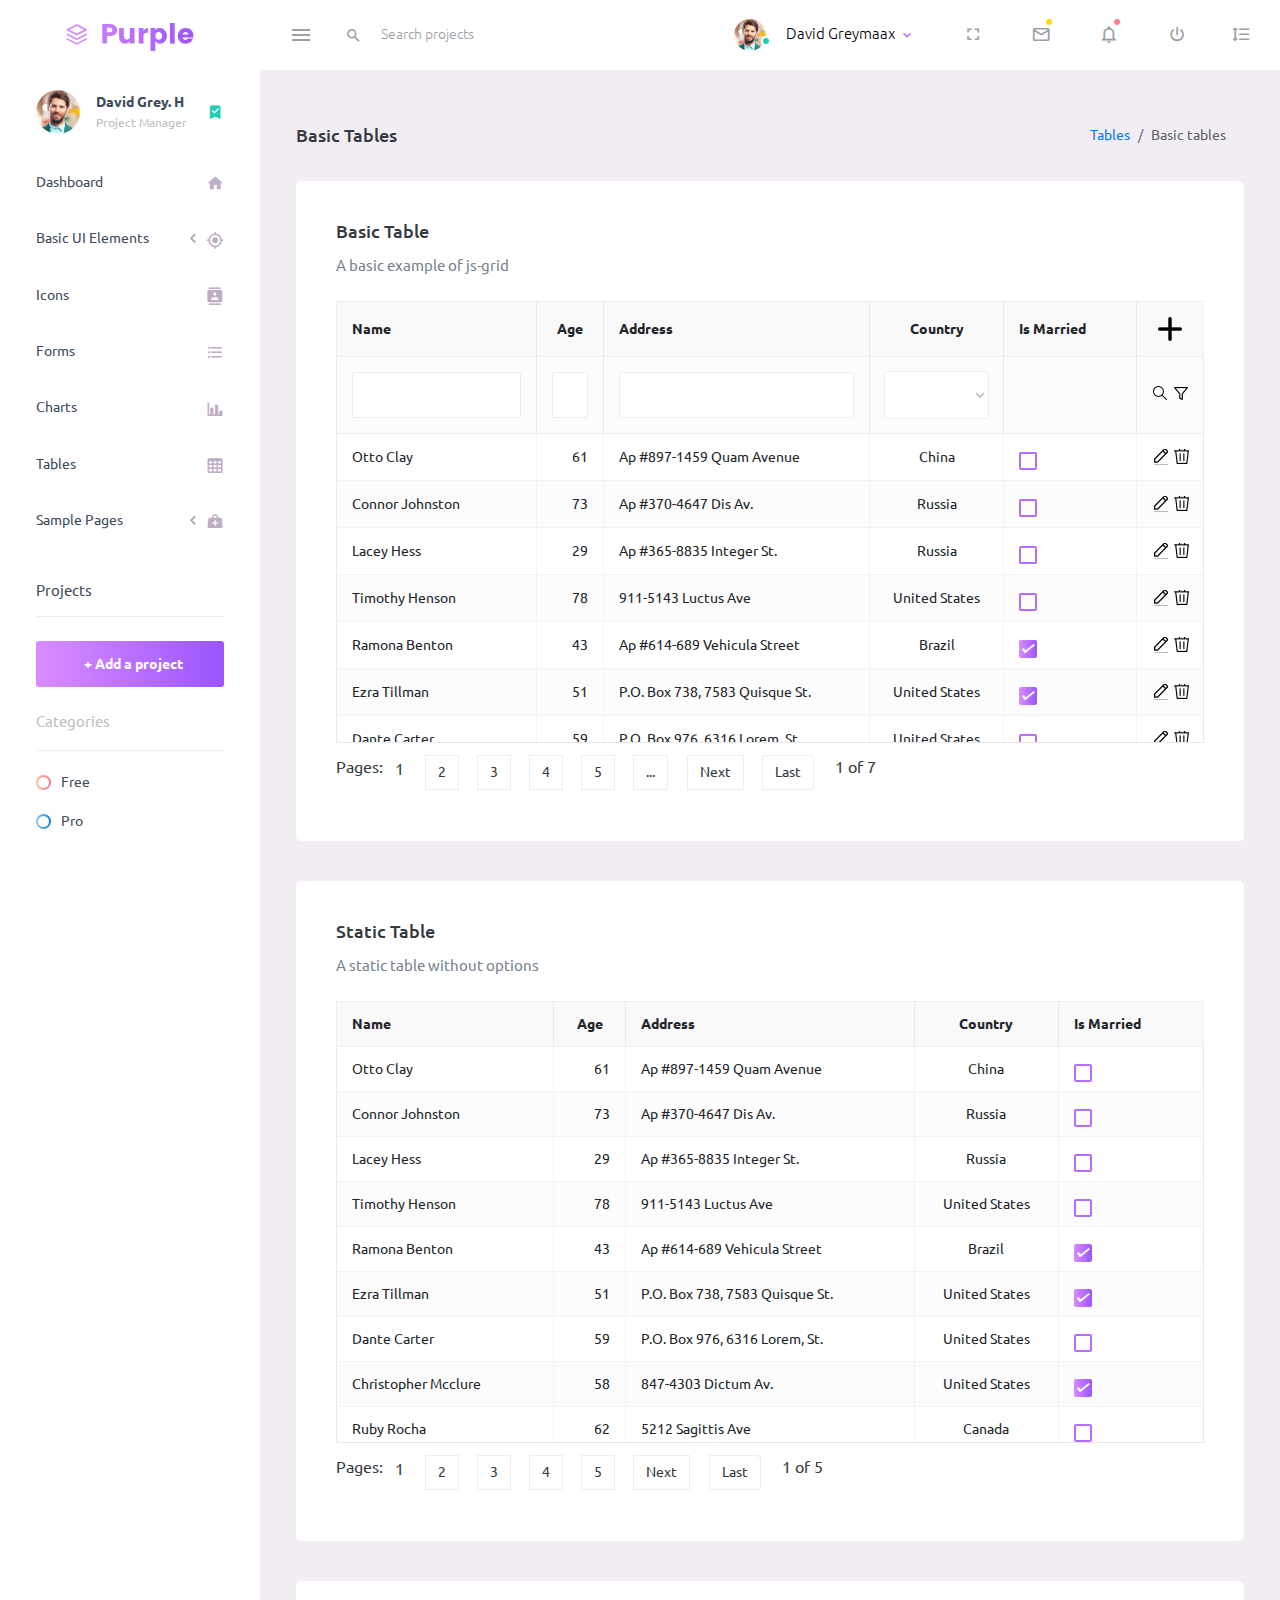
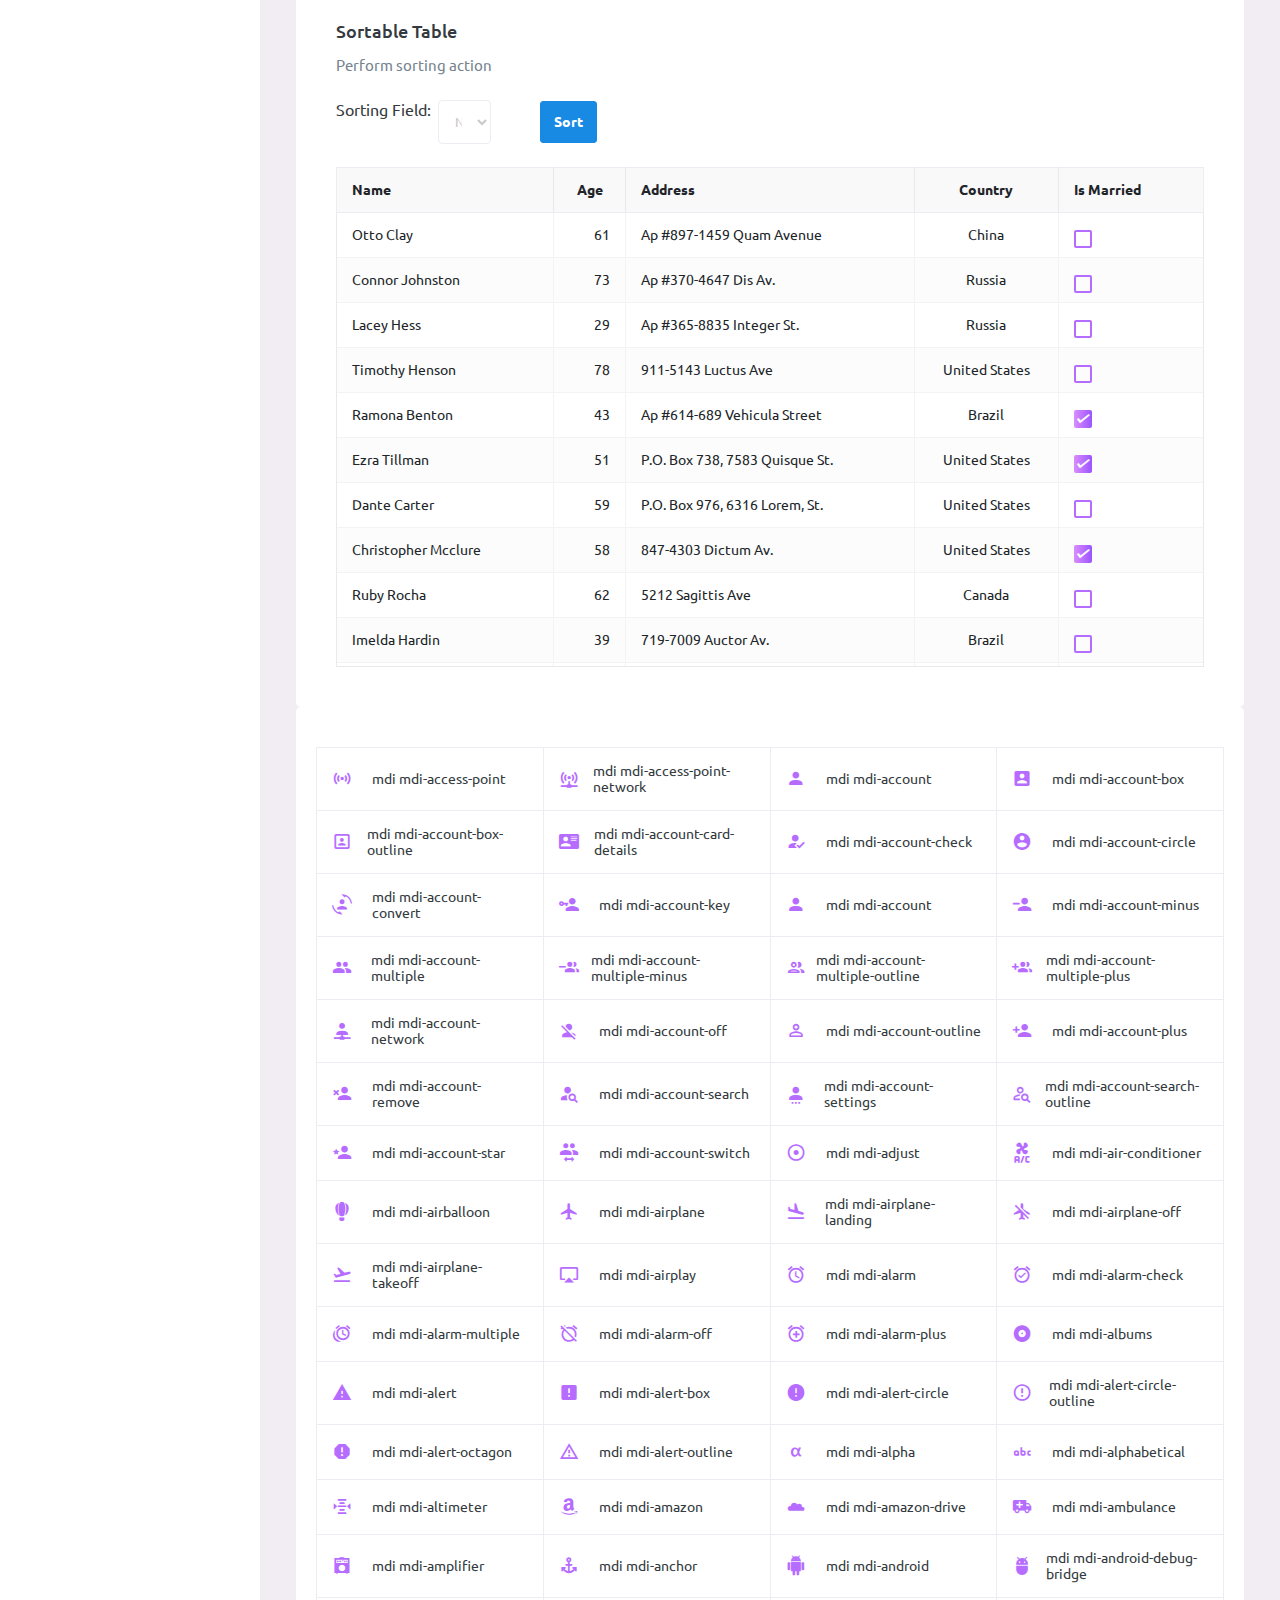
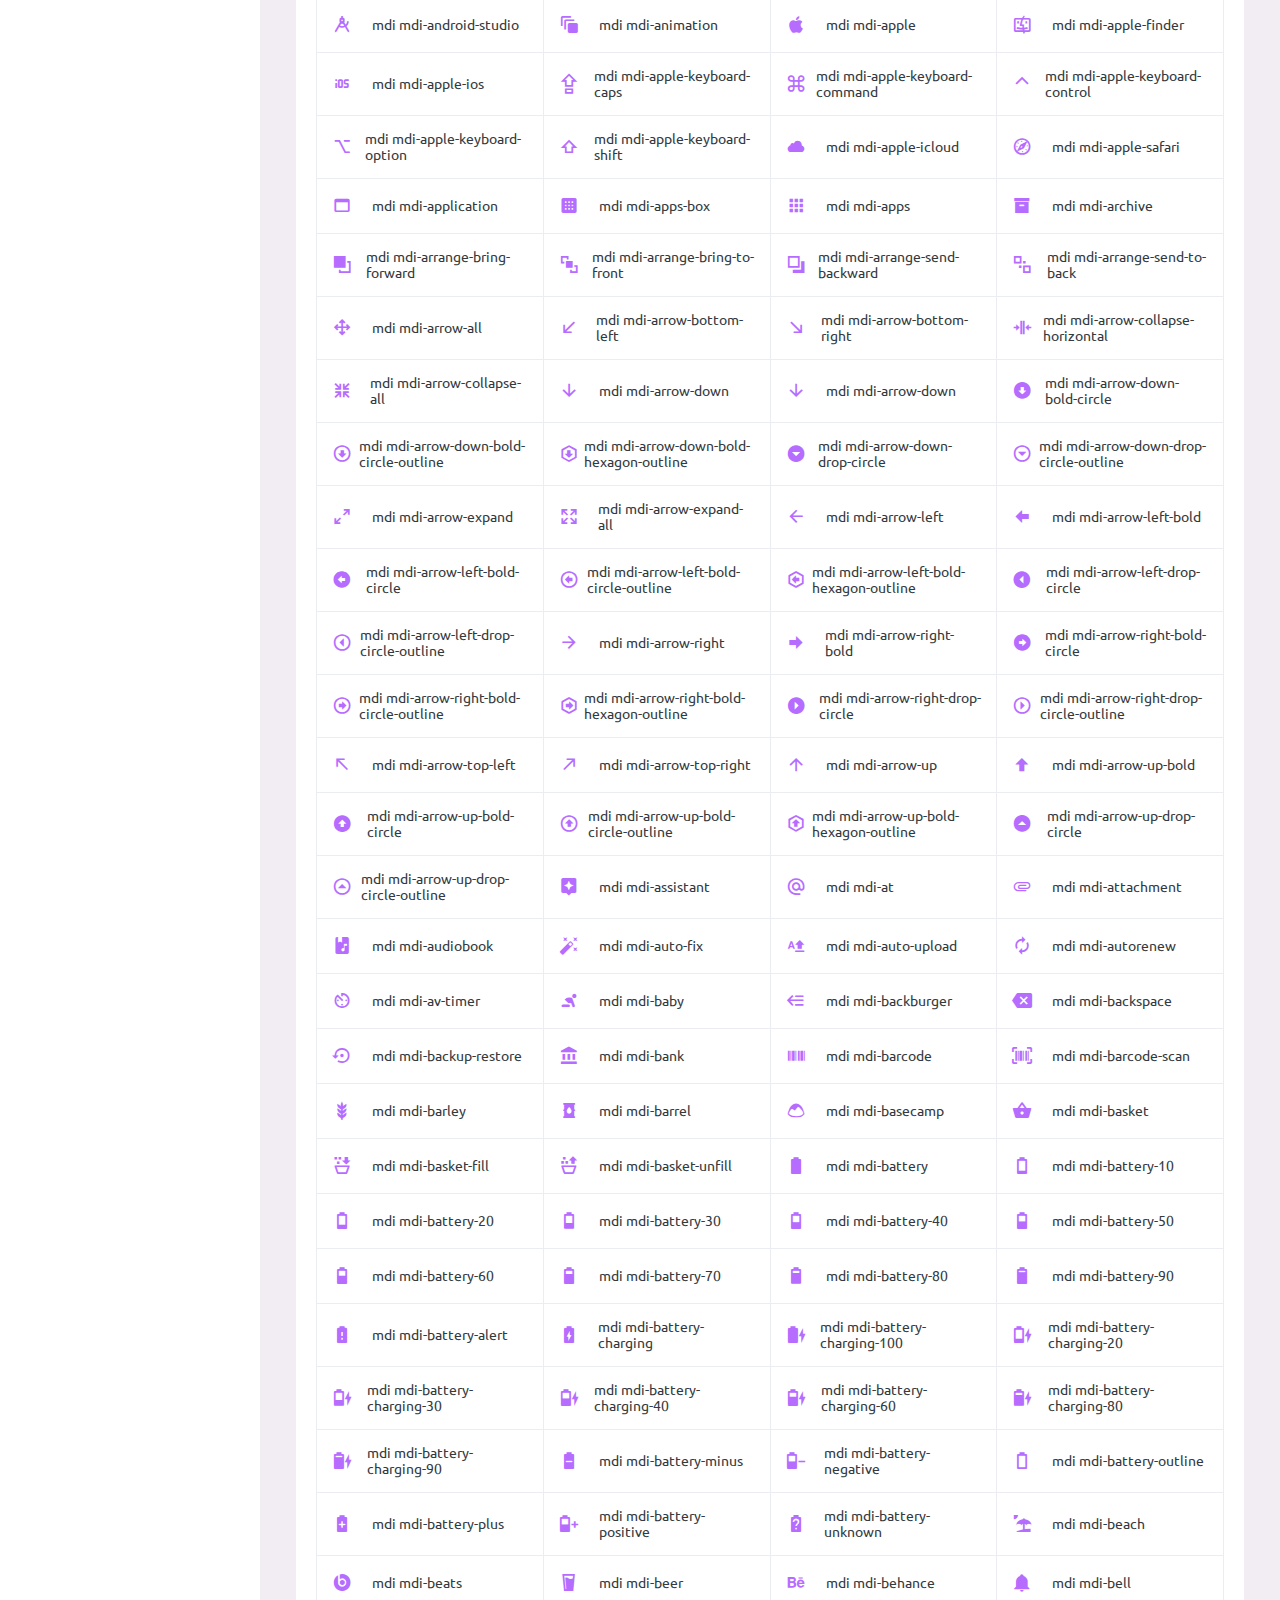
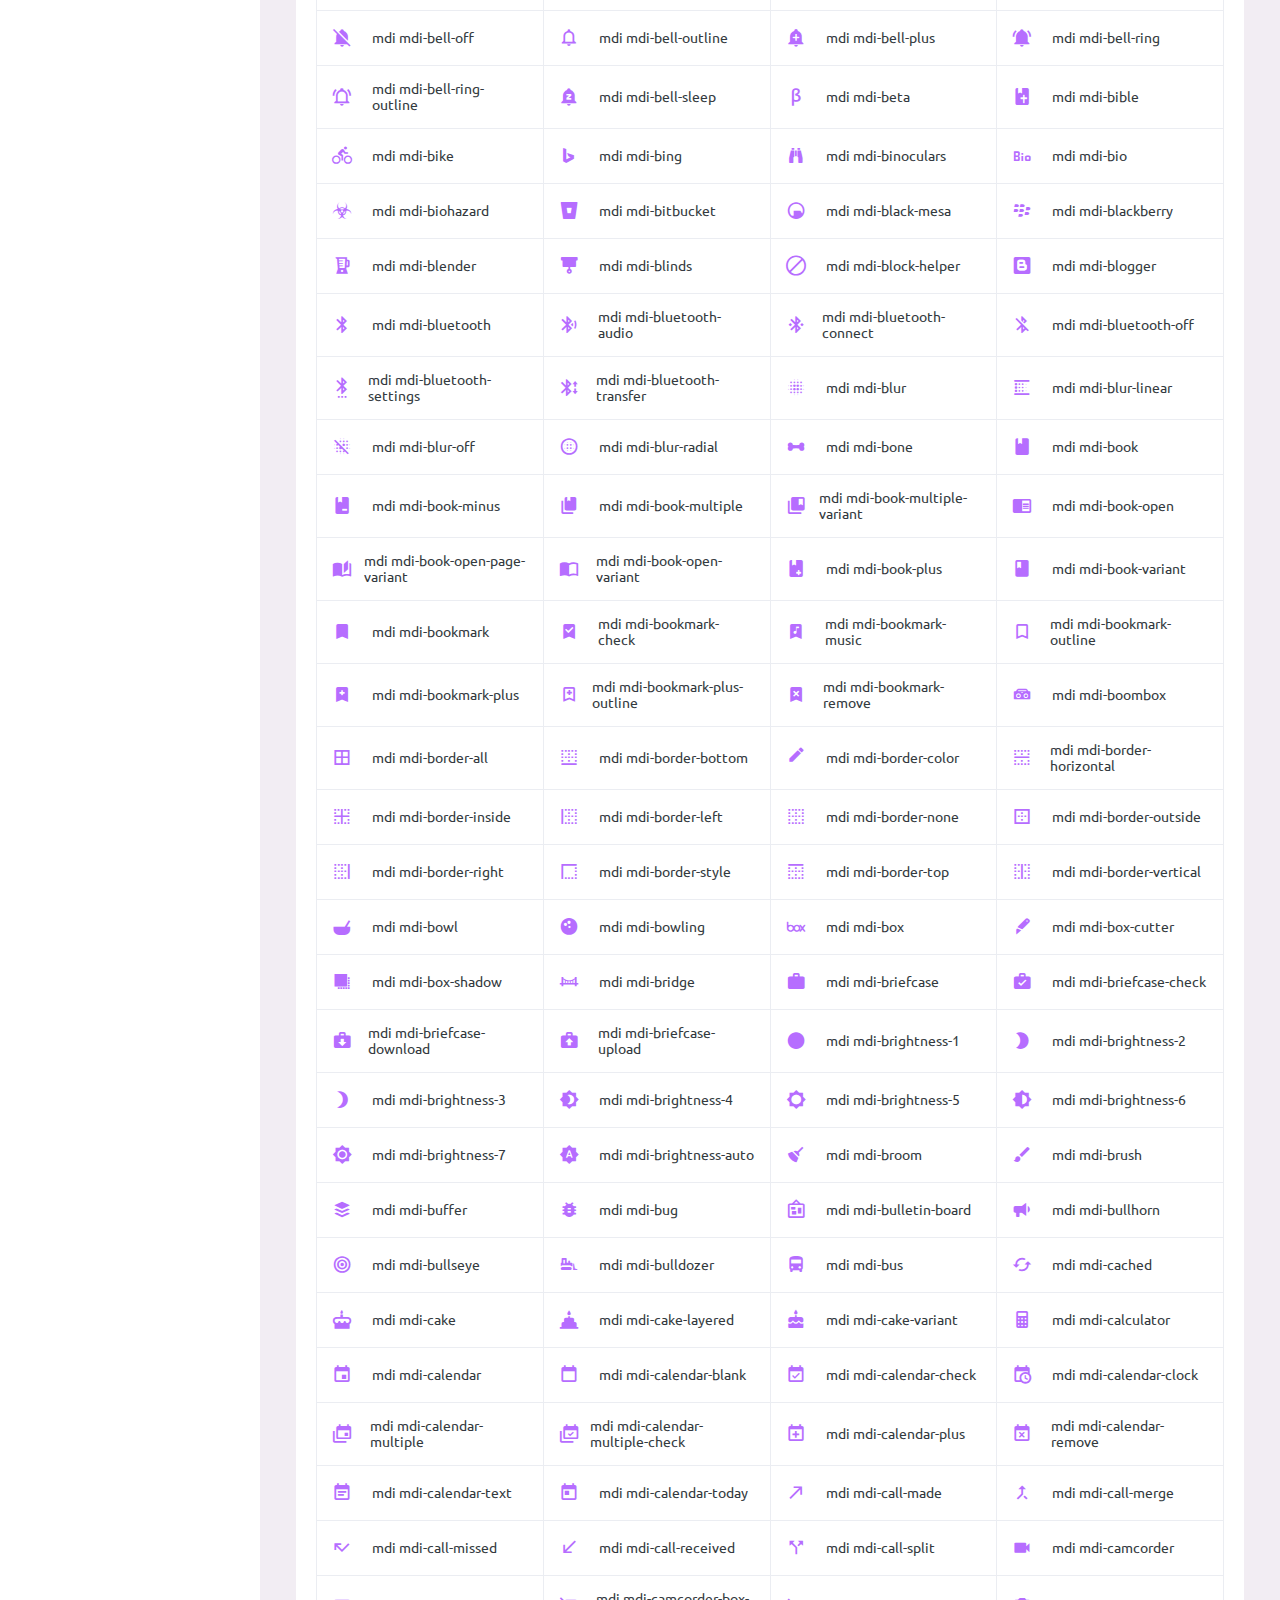
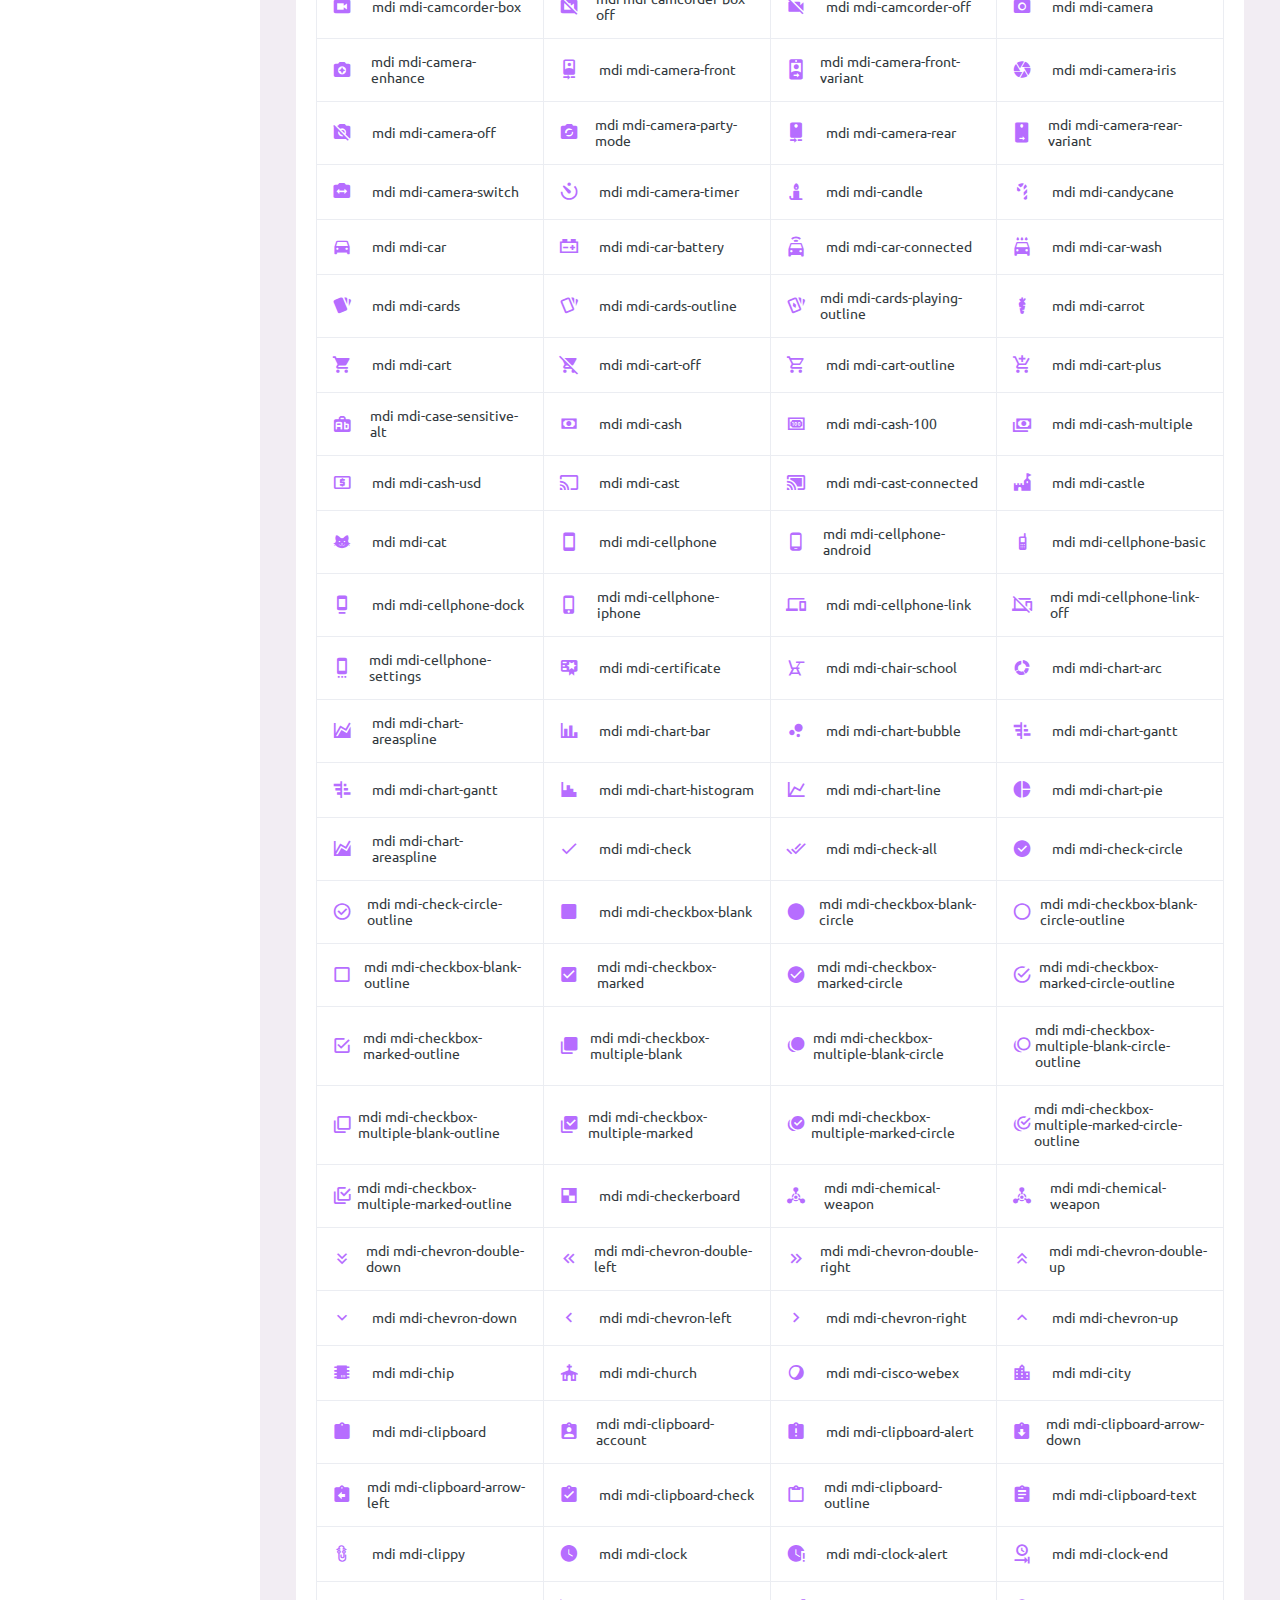
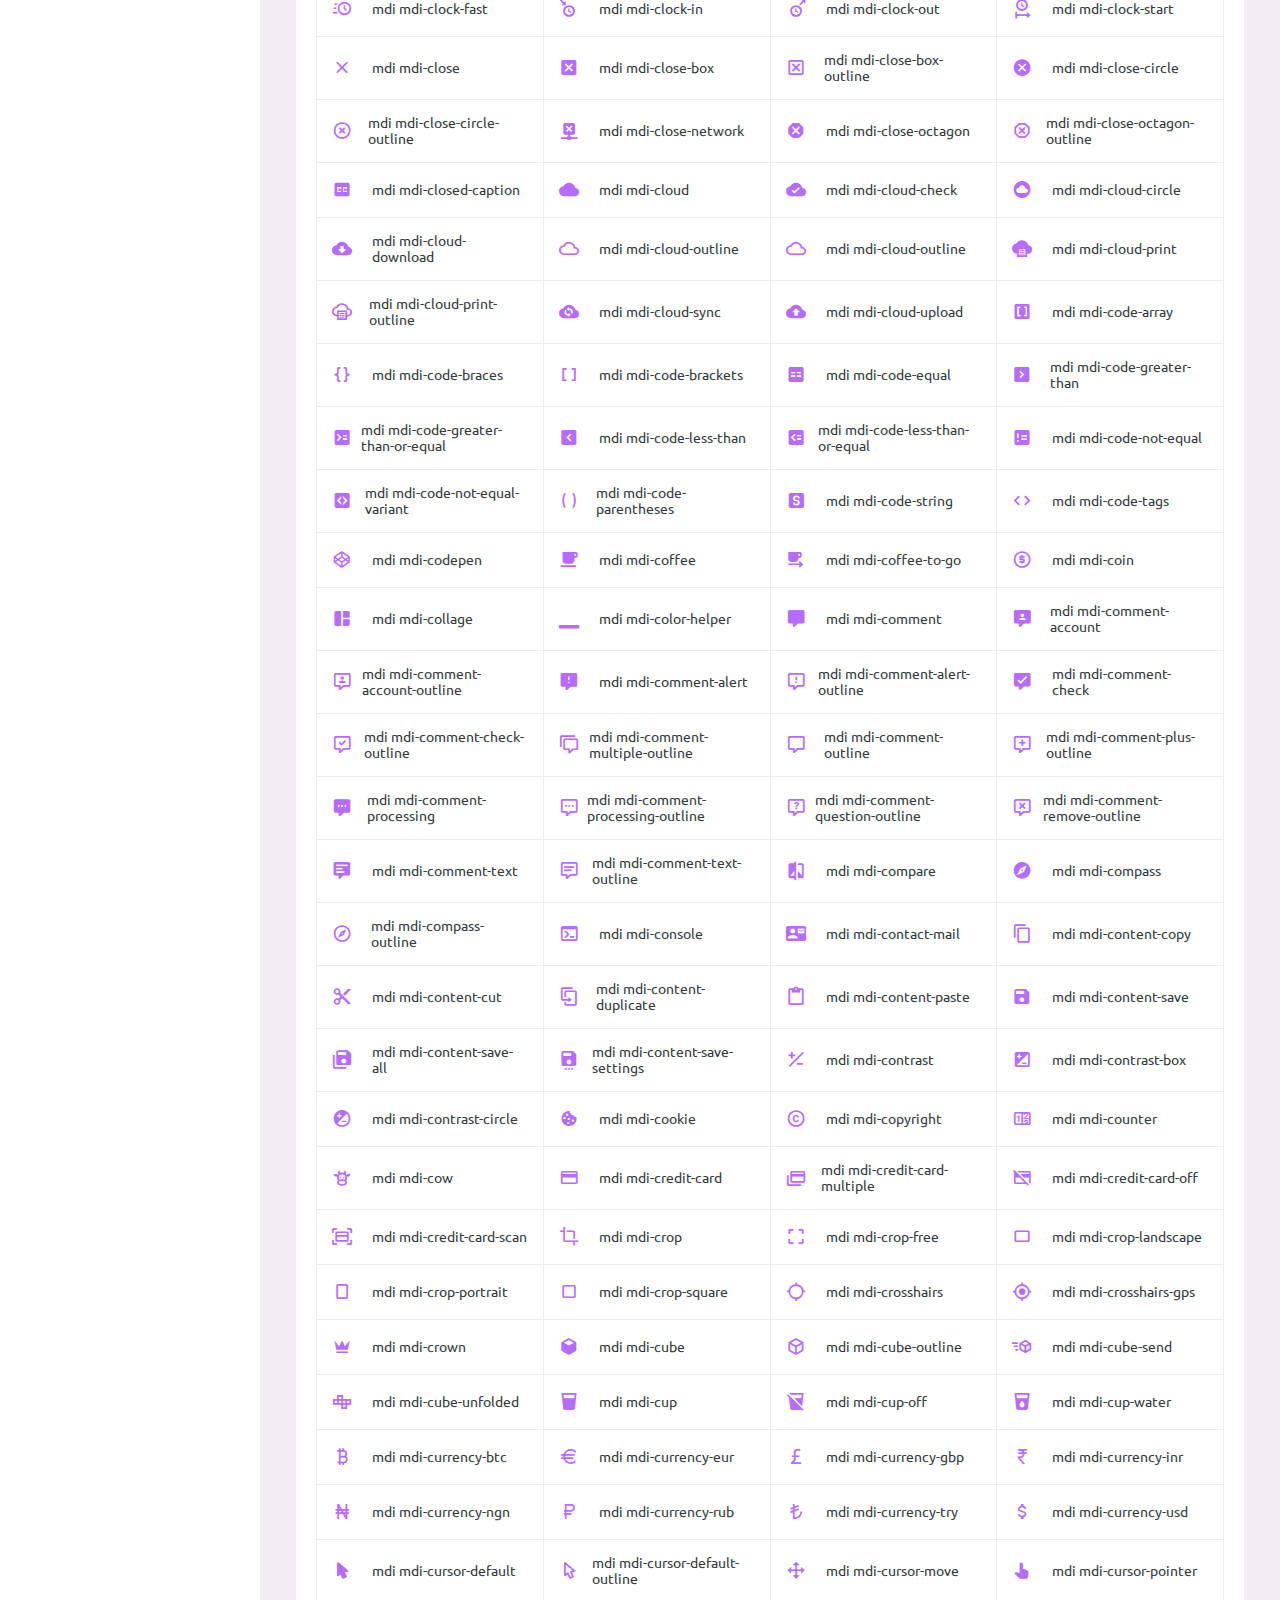
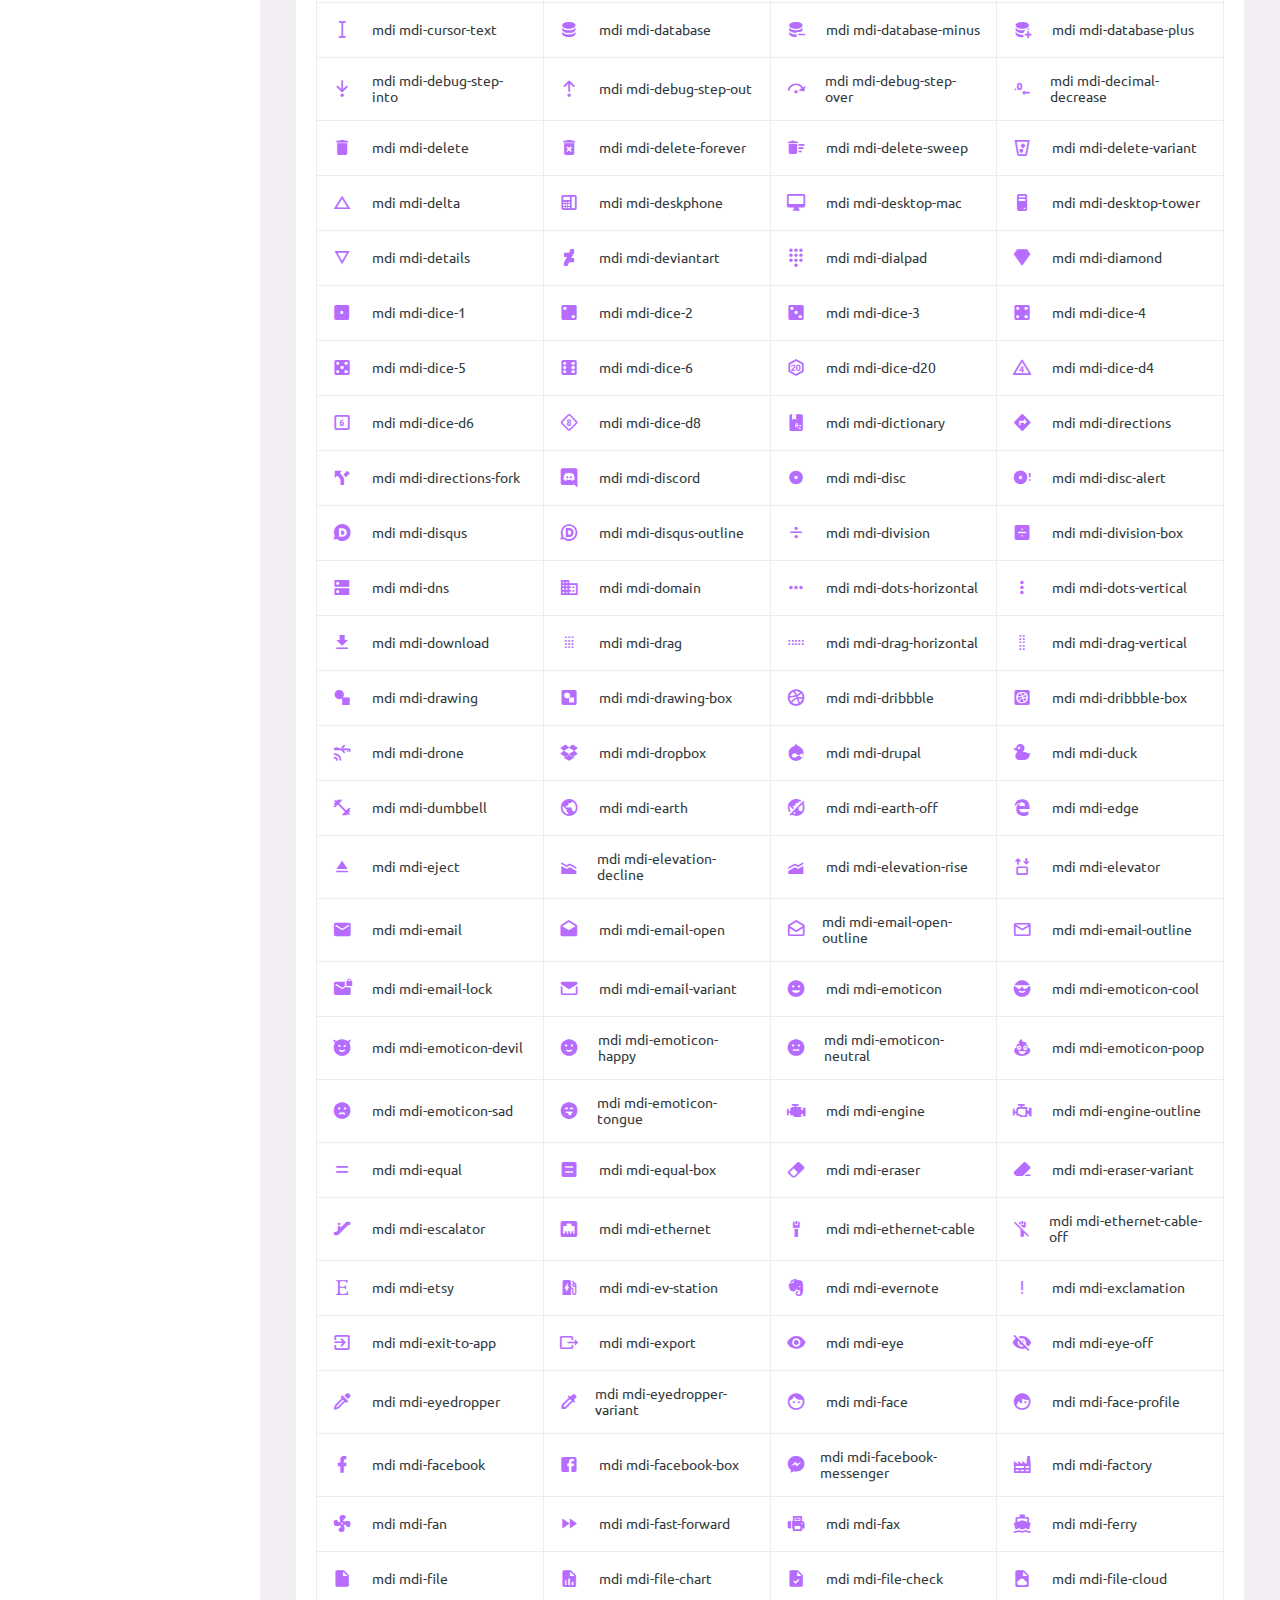
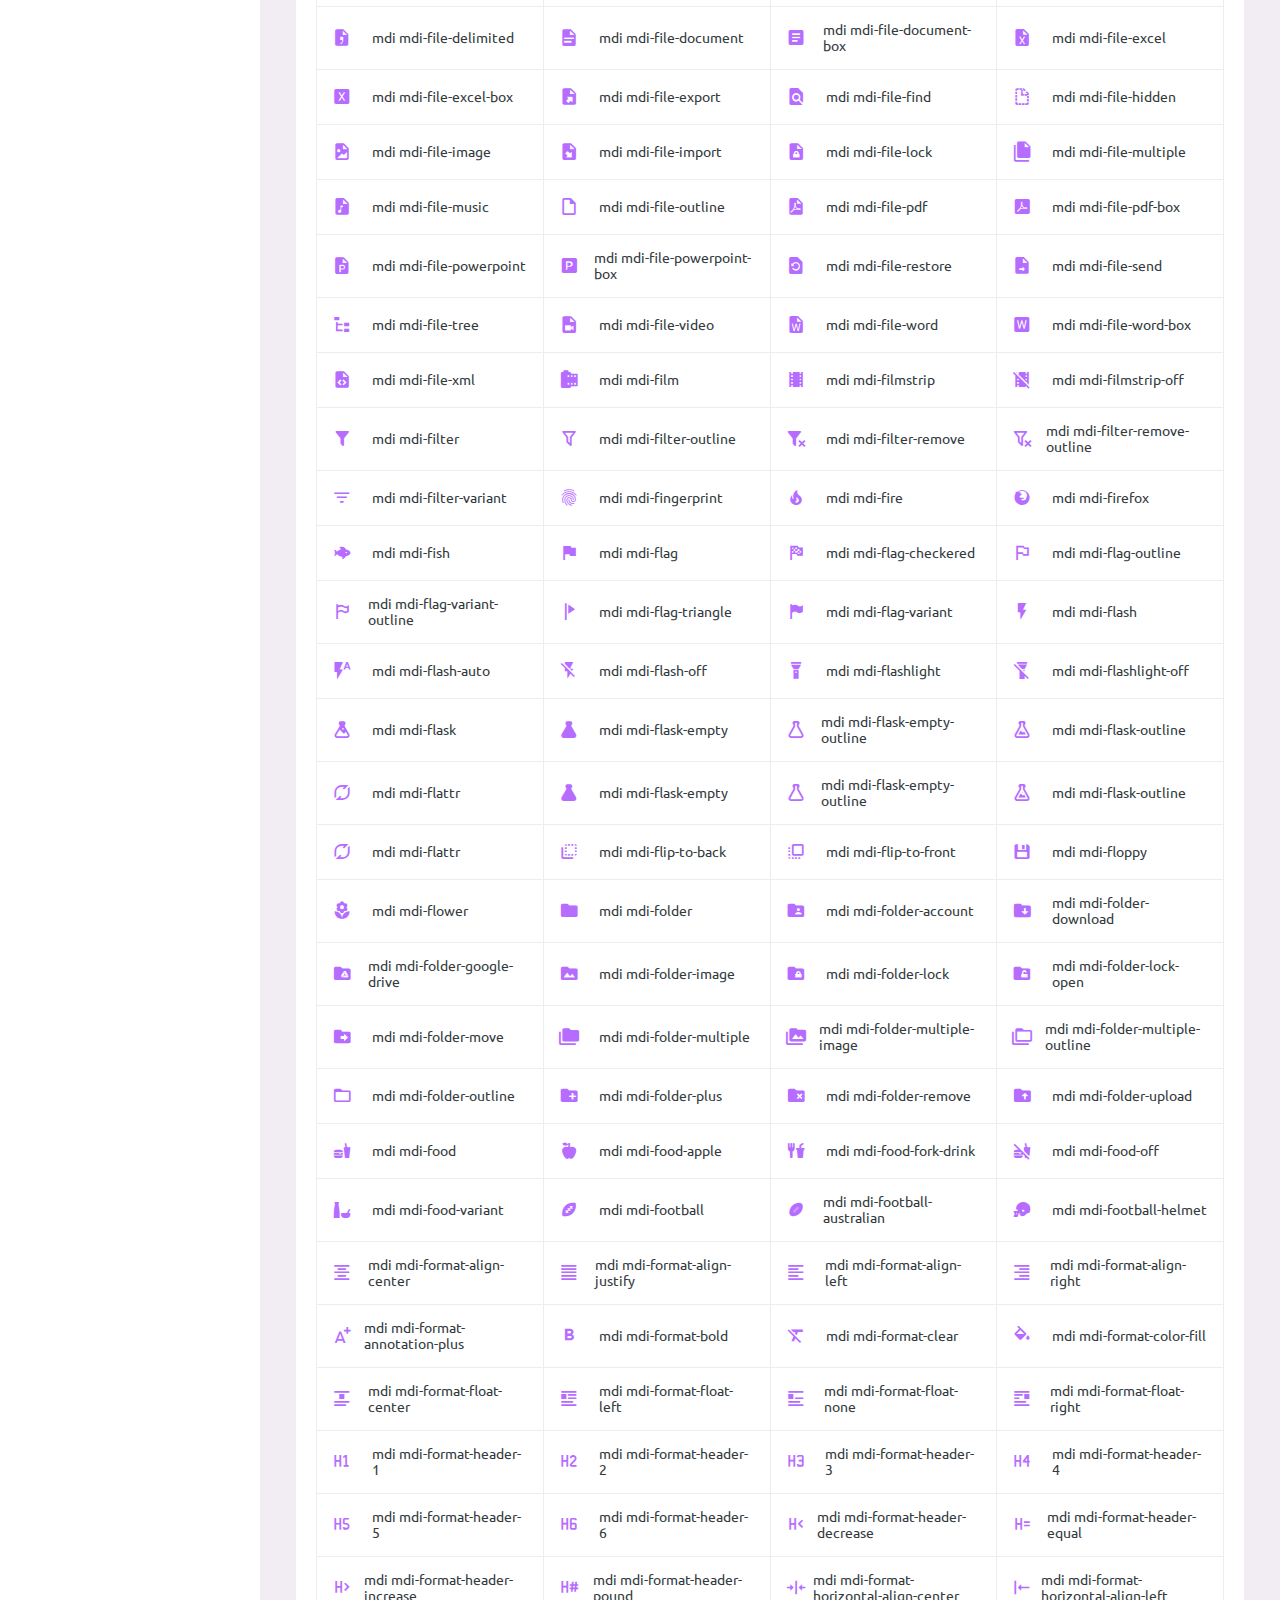
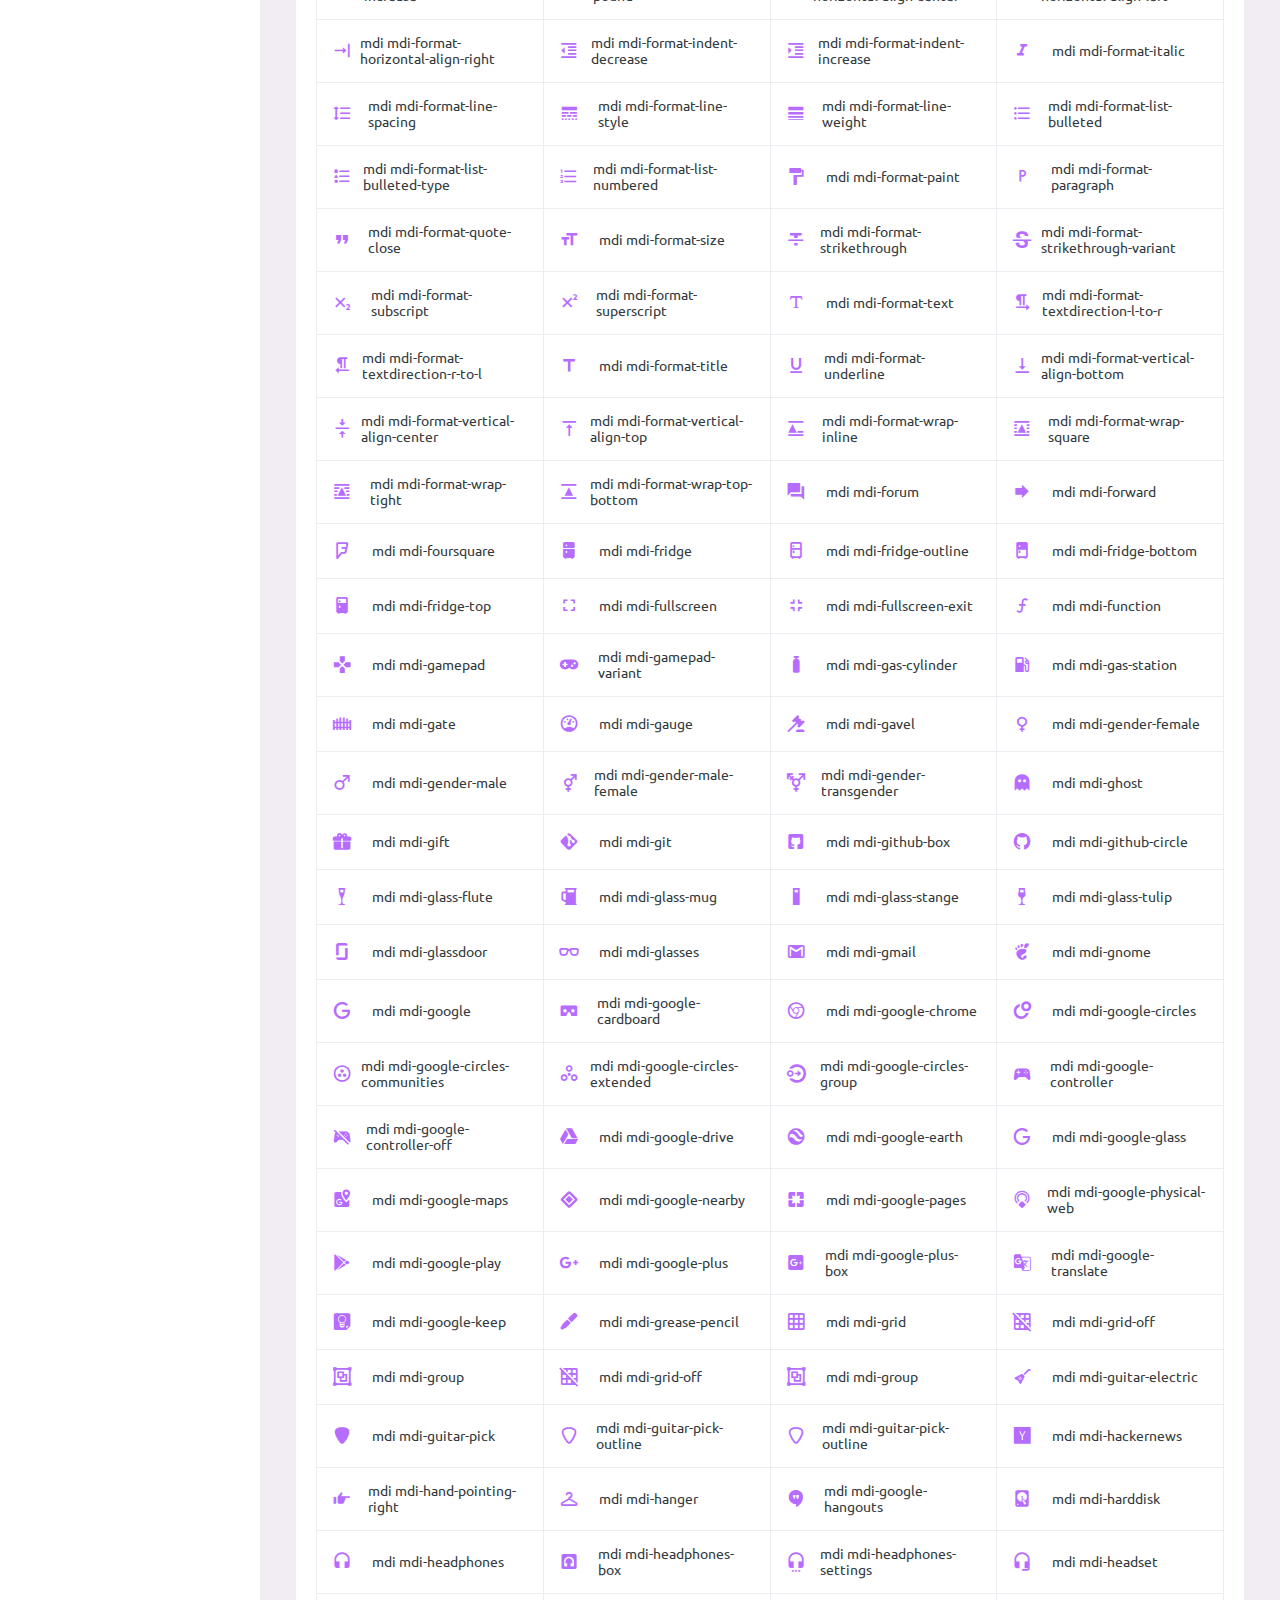
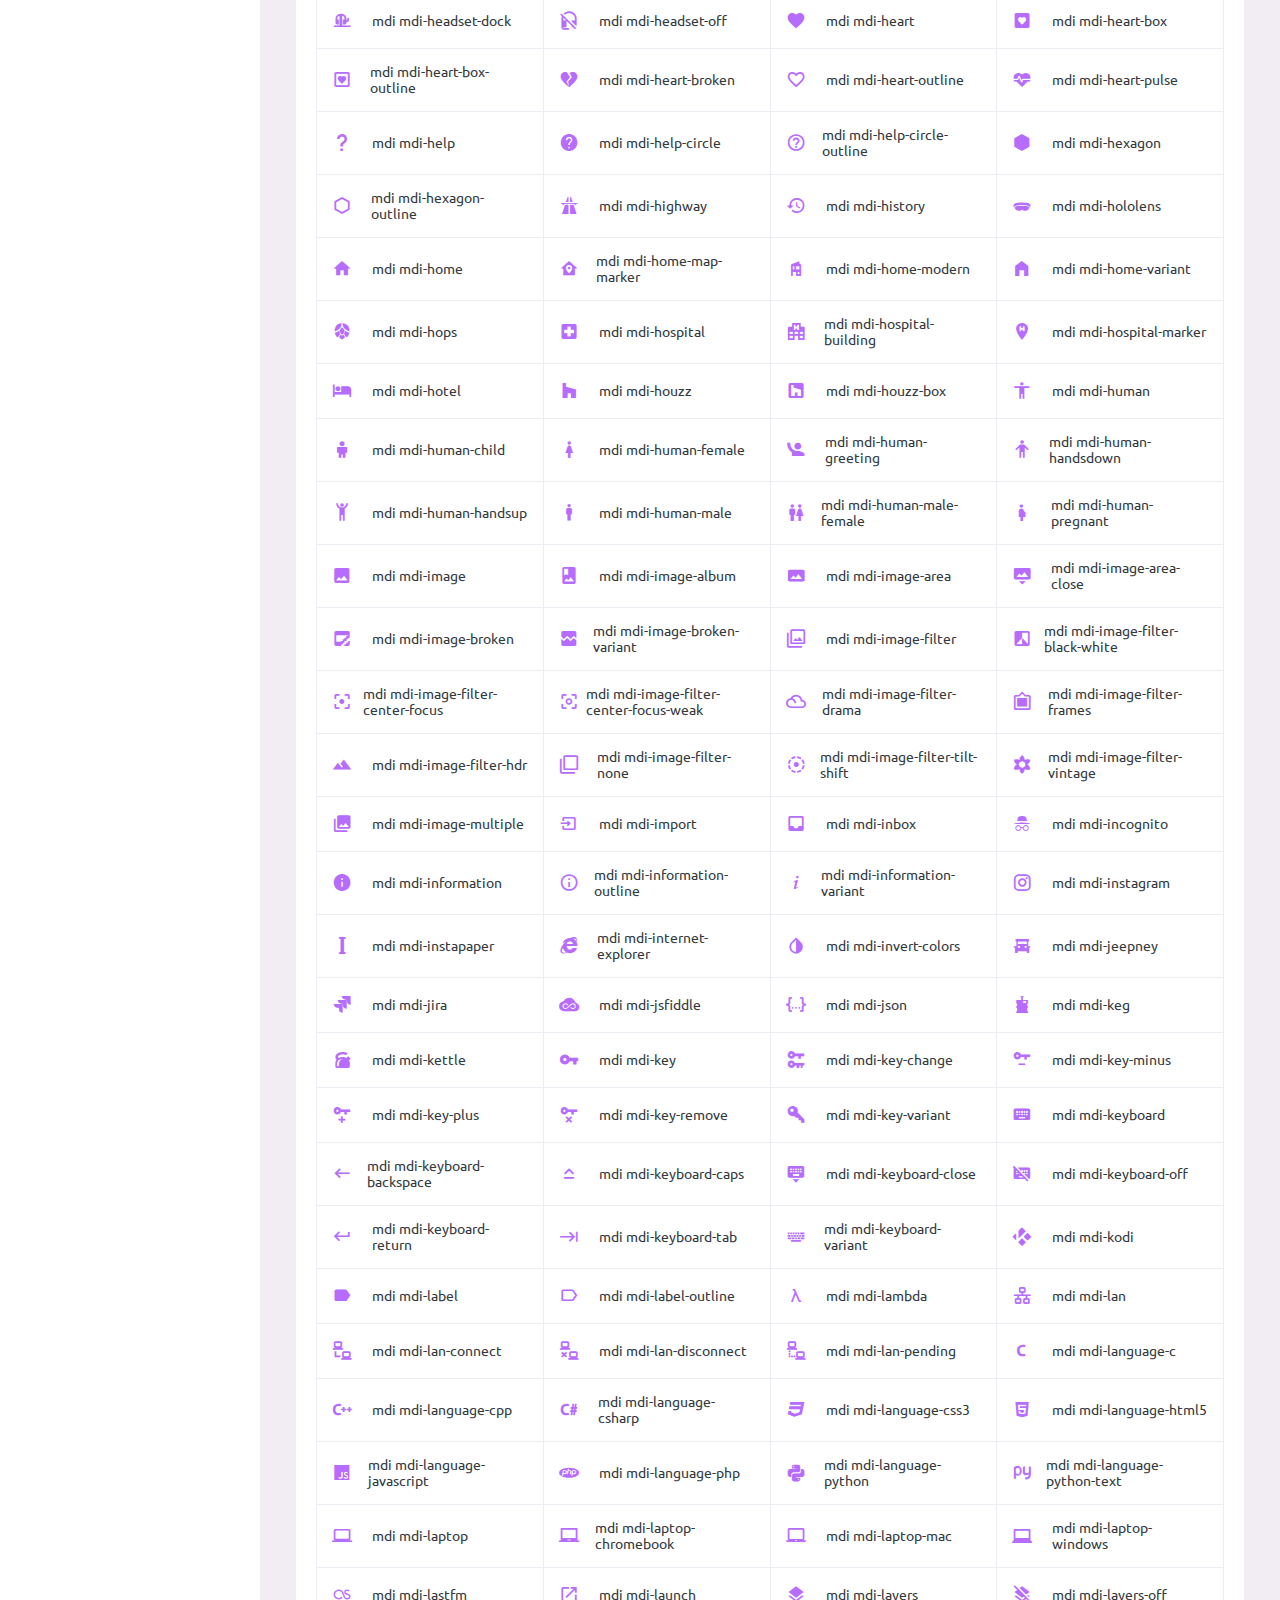
<file: static-content/ui/pages/tables/my-js-grid.html>
<!DOCTYPE html>
<html lang="en">
  <head>
    <!-- Required meta tags -->
    <meta charset="utf-8">
    <meta name="viewport" content="width=device-width, initial-scale=1, shrink-to-fit=no">
    <title>Purple Admin</title>
    <!-- plugins:css -->
    <link rel="stylesheet" href="../../assets/vendors/mdi/css/materialdesignicons.min.css">
    <link rel="stylesheet" href="../../assets/vendors/css/vendor.bundle.base.css">
    <!-- endinject -->
    <!-- Plugin css for this page -->
    <link rel="stylesheet" href="../../assets/vendors/jsgrid/jsgrid.min.css">
    <link rel="stylesheet" href="../../assets/vendors/jsgrid/jsgrid-theme.min.css">


    <link rel="stylesheet" href="../../assets/vendors/ti-icons/css/themify-icons.css">


    <link rel="stylesheet" href="../../assets/vendors/simple-line-icons/css/simple-line-icons.css">
    <!-- End plugin css for this page -->
    <!-- inject:css -->
    <!-- endinject -->
    <!-- Layout styles -->
    <link rel="stylesheet" href="../../assets/css/demo_1/style.css">
    <!-- End layout styles -->
    <link rel="shortcut icon" href="../../assets/images/favicon.ico" />
  </head>
  <body>
    <div class="container-scroller">
      <!-- partial:../../partials/_navbar.html -->
      <nav class="navbar default-layout-navbar col-lg-12 col-12 p-0 fixed-top d-flex flex-row">
        <div class="text-center navbar-brand-wrapper d-flex align-items-center justify-content-center">
          <a class="navbar-brand brand-logo" href="../../index.html"><img src="../../assets/images/logo.svg" alt="logo" /></a>
          <a class="navbar-brand brand-logo-mini" href="../../index.html"><img src="../../assets/images/logo-mini.svg" alt="logo" /></a>
        </div>
        <div class="navbar-menu-wrapper d-flex align-items-stretch">
          <button class="navbar-toggler navbar-toggler align-self-center" type="button" data-toggle="minimize">
            <span class="mdi mdi-menu"></span>
          </button>
          <div class="search-field d-none d-md-block">
            <form class="d-flex align-items-center h-100" action="#">
              <div class="input-group">
                <div class="input-group-prepend bg-transparent">
                  <i class="input-group-text border-0 mdi mdi-magnify"></i>
                </div>
                <input type="text" class="form-control bg-transparent border-0" placeholder="Search projects">
              </div>
            </form>
          </div>
          <ul class="navbar-nav navbar-nav-right">
            <li class="nav-item nav-profile dropdown">
              <a class="nav-link dropdown-toggle" id="profileDropdown" href="#" data-toggle="dropdown" aria-expanded="false">
                <div class="nav-profile-img">
                  <img src="../../assets/images/faces/face1.jpg" alt="image">
                  <span class="availability-status online"></span>
                </div>
                <div class="nav-profile-text">
                  <p class="mb-1 text-black">David Greymaax</p>
                </div>
              </a>
              <div class="dropdown-menu navbar-dropdown" aria-labelledby="profileDropdown">
                <a class="dropdown-item" href="#">
                  <i class="mdi mdi-cached mr-2 text-success"></i> Activity Log </a>
                <div class="dropdown-divider"></div>
                <a class="dropdown-item" href="#">
                  <i class="mdi mdi-logout mr-2 text-primary"></i> Signout </a>
              </div>
            </li>
            <li class="nav-item d-none d-lg-block full-screen-link">
              <a class="nav-link">
                <i class="mdi mdi-fullscreen" id="fullscreen-button"></i>
              </a>
            </li>
            <li class="nav-item dropdown">
              <a class="nav-link count-indicator dropdown-toggle" id="messageDropdown" href="#" data-toggle="dropdown" aria-expanded="false">
                <i class="mdi mdi-email-outline"></i>
                <span class="count-symbol bg-warning"></span>
              </a>
              <div class="dropdown-menu dropdown-menu-right navbar-dropdown preview-list" aria-labelledby="messageDropdown">
                <h6 class="p-3 mb-0">Messages</h6>
                <div class="dropdown-divider"></div>
                <a class="dropdown-item preview-item">
                  <div class="preview-thumbnail">
                    <img src="../../assets/images/faces/face4.jpg" alt="image" class="profile-pic">
                  </div>
                  <div class="preview-item-content d-flex align-items-start flex-column justify-content-center">
                    <h6 class="preview-subject ellipsis mb-1 font-weight-normal">Mark send you a message</h6>
                    <p class="text-gray mb-0"> 1 Minutes ago </p>
                  </div>
                </a>
                <div class="dropdown-divider"></div>
                <a class="dropdown-item preview-item">
                  <div class="preview-thumbnail">
                    <img src="../../assets/images/faces/face2.jpg" alt="image" class="profile-pic">
                  </div>
                  <div class="preview-item-content d-flex align-items-start flex-column justify-content-center">
                    <h6 class="preview-subject ellipsis mb-1 font-weight-normal">Cregh send you a message</h6>
                    <p class="text-gray mb-0"> 15 Minutes ago </p>
                  </div>
                </a>
                <div class="dropdown-divider"></div>
                <a class="dropdown-item preview-item">
                  <div class="preview-thumbnail">
                    <img src="../../assets/images/faces/face3.jpg" alt="image" class="profile-pic">
                  </div>
                  <div class="preview-item-content d-flex align-items-start flex-column justify-content-center">
                    <h6 class="preview-subject ellipsis mb-1 font-weight-normal">Profile picture updated</h6>
                    <p class="text-gray mb-0"> 18 Minutes ago </p>
                  </div>
                </a>
                <div class="dropdown-divider"></div>
                <h6 class="p-3 mb-0 text-center">4 new messages</h6>
              </div>
            </li>
            <li class="nav-item dropdown">
              <a class="nav-link count-indicator dropdown-toggle" id="notificationDropdown" href="#" data-toggle="dropdown">
                <i class="mdi mdi-bell-outline"></i>
                <span class="count-symbol bg-danger"></span>
              </a>
              <div class="dropdown-menu dropdown-menu-right navbar-dropdown preview-list" aria-labelledby="notificationDropdown">
                <h6 class="p-3 mb-0">Notifications</h6>
                <div class="dropdown-divider"></div>
                <a class="dropdown-item preview-item">
                  <div class="preview-thumbnail">
                    <div class="preview-icon bg-success">
                      <i class="mdi mdi-calendar"></i>
                    </div>
                  </div>
                  <div class="preview-item-content d-flex align-items-start flex-column justify-content-center">
                    <h6 class="preview-subject font-weight-normal mb-1">Event today</h6>
                    <p class="text-gray ellipsis mb-0"> Just a reminder that you have an event today </p>
                  </div>
                </a>
                <div class="dropdown-divider"></div>
                <a class="dropdown-item preview-item">
                  <div class="preview-thumbnail">
                    <div class="preview-icon bg-warning">
                      <i class="mdi mdi-settings"></i>
                    </div>
                  </div>
                  <div class="preview-item-content d-flex align-items-start flex-column justify-content-center">
                    <h6 class="preview-subject font-weight-normal mb-1">Settings</h6>
                    <p class="text-gray ellipsis mb-0"> Update dashboard </p>
                  </div>
                </a>
                <div class="dropdown-divider"></div>
                <a class="dropdown-item preview-item">
                  <div class="preview-thumbnail">
                    <div class="preview-icon bg-info">
                      <i class="mdi mdi-link-variant"></i>
                    </div>
                  </div>
                  <div class="preview-item-content d-flex align-items-start flex-column justify-content-center">
                    <h6 class="preview-subject font-weight-normal mb-1">Launch Admin</h6>
                    <p class="text-gray ellipsis mb-0"> New admin wow! </p>
                  </div>
                </a>
                <div class="dropdown-divider"></div>
                <h6 class="p-3 mb-0 text-center">See all notifications</h6>
              </div>
            </li>
            <li class="nav-item nav-logout d-none d-lg-block">
              <a class="nav-link" href="#">
                <i class="mdi mdi-power"></i>
              </a>
            </li>
            <li class="nav-item nav-settings d-none d-lg-block">
              <a class="nav-link" href="#">
                <i class="mdi mdi-format-line-spacing"></i>
              </a>
            </li>
          </ul>
          <button class="navbar-toggler navbar-toggler-right d-lg-none align-self-center" type="button" data-toggle="offcanvas">
            <span class="mdi mdi-menu"></span>
          </button>
        </div>
      </nav>
      <!-- partial -->
      <div class="container-fluid page-body-wrapper">
        <!-- partial:../../partials/_sidebar.html -->
        <nav class="sidebar sidebar-offcanvas" id="sidebar">
          <ul class="nav">
            <li class="nav-item nav-profile">
              <a href="#" class="nav-link">
                <div class="nav-profile-image">
                  <img src="../../assets/images/faces/face1.jpg" alt="profile">
                  <span class="login-status online"></span>
                  <!--change to offline or busy as needed-->
                </div>
                <div class="nav-profile-text d-flex flex-column">
                  <span class="font-weight-bold mb-2">David Grey. H</span>
                  <span class="text-secondary text-small">Project Manager</span>
                </div>
                <i class="mdi mdi-bookmark-check text-success nav-profile-badge"></i>
              </a>
            </li>
            <li class="nav-item">
              <a class="nav-link" href="../../index.html">
                <span class="menu-title">Dashboard</span>
                <i class="mdi mdi-home menu-icon"></i>
              </a>
            </li>
            <li class="nav-item">
              <a class="nav-link" data-toggle="collapse" href="#ui-basic" aria-expanded="false" aria-controls="ui-basic">
                <span class="menu-title">Basic UI Elements</span>
                <i class="menu-arrow"></i>
                <i class="mdi mdi-crosshairs-gps menu-icon"></i>
              </a>
              <div class="collapse" id="ui-basic">
                <ul class="nav flex-column sub-menu">
                  <li class="nav-item"> <a class="nav-link" href="../../pages/ui-features/buttons.html">Buttons</a></li>
                  <li class="nav-item"> <a class="nav-link" href="../../pages/ui-features/typography.html">Typography</a></li>
                </ul>
              </div>
            </li>
            <li class="nav-item">
              <a class="nav-link" href="../../pages/icons/mdi.html">
                <span class="menu-title">Icons</span>
                <i class="mdi mdi-contacts menu-icon"></i>
              </a>
            </li>
            <li class="nav-item">
              <a class="nav-link" href="../../pages/forms/basic_elements.html">
                <span class="menu-title">Forms</span>
                <i class="mdi mdi-format-list-bulleted menu-icon"></i>
              </a>
            </li>
            <li class="nav-item">
              <a class="nav-link" href="../../pages/charts/chartjs.html">
                <span class="menu-title">Charts</span>
                <i class="mdi mdi-chart-bar menu-icon"></i>
              </a>
            </li>
            <li class="nav-item">
              <a class="nav-link" href="../../pages/tables/basic-table.html">
                <span class="menu-title">Tables</span>
                <i class="mdi mdi-table-large menu-icon"></i>
              </a>
            </li>
            <li class="nav-item">
              <a class="nav-link" data-toggle="collapse" href="#general-pages" aria-expanded="false" aria-controls="general-pages">
                <span class="menu-title">Sample Pages</span>
                <i class="menu-arrow"></i>
                <i class="mdi mdi-medical-bag menu-icon"></i>
              </a>
              <div class="collapse" id="general-pages">
                <ul class="nav flex-column sub-menu">
                  <li class="nav-item"> <a class="nav-link" href="../../pages/samples/blank-page.html"> Blank Page </a></li>
                  <li class="nav-item"> <a class="nav-link" href="../../pages/samples/login.html"> Login </a></li>
                  <li class="nav-item"> <a class="nav-link" href="../../pages/samples/register.html"> Register </a></li>
                  <li class="nav-item"> <a class="nav-link" href="../../pages/samples/error-404.html"> 404 </a></li>
                  <li class="nav-item"> <a class="nav-link" href="../../pages/samples/error-500.html"> 500 </a></li>
                </ul>
              </div>
            </li>
            <li class="nav-item sidebar-actions">
              <span class="nav-link">
                <div class="border-bottom">
                  <h6 class="font-weight-normal mb-3">Projects</h6>
                </div>
                <button class="btn btn-block btn-lg btn-gradient-primary mt-4">+ Add a project</button>
                <div class="mt-4">
                  <div class="border-bottom">
                    <p class="text-secondary">Categories</p>
                  </div>
                  <ul class="gradient-bullet-list mt-4">
                    <li>Free</li>
                    <li>Pro</li>
                  </ul>
                </div>
              </span>
            </li>
          </ul>
        </nav>
        <!-- partial -->
        <div class="main-panel">
          <div class="content-wrapper">
            <div class="page-header">
              <h3 class="page-title"> Basic Tables </h3>
              <nav aria-label="breadcrumb">
                <ol class="breadcrumb">
                  <li class="breadcrumb-item"><a href="#">Tables</a></li>
                  <li class="breadcrumb-item active" aria-current="page">Basic tables</li>
                </ol>
              </nav>
            </div>

            <div class="row grid-margin">
              <div class="col-12">
                <div class="card">
                  <div class="card-body">
                    <h4 class="card-title">Basic Table</h4>
                    <p class="card-description">A basic example of js-grid</p>
                    <div id="js-grid"></div>
                  </div>
                </div>
              </div>
            </div>
            <div class="row grid-margin">
              <div class="col-12">
                <div class="card">
                  <div class="card-body">
                    <h4 class="card-title">Static Table</h4>
                    <p class="card-description">A static table without options</p>
                    <div id="js-grid-static"></div>
                  </div>
                </div>
              </div>
            </div>
            <div class="row">
              <div class="col-12">
                <div class="card">
                  <div class="card-body">
                    <h4 class="card-title">Sortable table</h4>
                    <p class="card-description">Perform sorting action</p>
                    <div class="sort-panel d-flex align-items-ceter mb-4">
                      <label class="d-flex justify-content-start mb-0"> Sorting Field: <select id="sortingField" class="form-control form-control-sm mr-2 ml-2 w-25">
                          <option>Name</option>
                          <option>Age</option>
                          <option>Address</option>
                          <option>Country</option>
                          <option>Married</option>
                        </select>
                      </label>
                      <button type="button" id="sort" class="btn btn-info btn-sm">Sort</button>
                    </div>
                    <div id="js-grid-sortable"></div>
                  </div>
                </div>
              </div>
            </div>

            <div class="row">
              <div class="col-lg-12 grid-margin">
                <div class="card">
                  <div class="card-body">
                    <div class="row icons-list">
                      <div class="col-sm-6 col-md-4 col-lg-3">
                        <i class="mdi mdi-access-point"></i> mdi mdi-access-point </div>
                      <div class="col-sm-6 col-md-4 col-lg-3">
                        <i class="mdi mdi-access-point-network"></i> mdi mdi-access-point-network </div>
                      <div class="col-sm-6 col-md-4 col-lg-3">
                        <i class="mdi mdi-account"></i> mdi mdi-account </div>
                      <div class="col-sm-6 col-md-4 col-lg-3">
                        <i class="mdi mdi-account-box"></i> mdi mdi-account-box </div>
                      <div class="col-sm-6 col-md-4 col-lg-3">
                        <i class="mdi mdi-account-box-outline"></i> mdi mdi-account-box-outline </div>
                      <div class="col-sm-6 col-md-4 col-lg-3">
                        <i class="mdi mdi-account-card-details"></i> mdi mdi-account-card-details </div>
                      <div class="col-sm-6 col-md-4 col-lg-3">
                        <i class="mdi mdi-account-check"></i> mdi mdi-account-check </div>
                      <div class="col-sm-6 col-md-4 col-lg-3">
                        <i class="mdi mdi-account-circle"></i> mdi mdi-account-circle </div>
                      <div class="col-sm-6 col-md-4 col-lg-3">
                        <i class="mdi mdi-account-convert"></i> mdi mdi-account-convert </div>
                      <div class="col-sm-6 col-md-4 col-lg-3">
                        <i class="mdi mdi-account-key"></i> mdi mdi-account-key </div>
                      <div class="col-sm-6 col-md-4 col-lg-3">
                        <i class="mdi mdi-account"></i> mdi mdi-account </div>
                      <div class="col-sm-6 col-md-4 col-lg-3">
                        <i class="mdi mdi-account-minus"></i> mdi mdi-account-minus </div>
                      <div class="col-sm-6 col-md-4 col-lg-3">
                        <i class="mdi mdi-account-multiple"></i> mdi mdi-account-multiple </div>
                      <div class="col-sm-6 col-md-4 col-lg-3">
                        <i class="mdi mdi-account-multiple-minus"></i> mdi mdi-account-multiple-minus </div>
                      <div class="col-sm-6 col-md-4 col-lg-3">
                        <i class="mdi mdi-account-multiple-outline"></i> mdi mdi-account-multiple-outline </div>
                      <div class="col-sm-6 col-md-4 col-lg-3">
                        <i class="mdi mdi-account-multiple-plus"></i> mdi mdi-account-multiple-plus </div>
                      <div class="col-sm-6 col-md-4 col-lg-3">
                        <i class="mdi mdi-account-network"></i> mdi mdi-account-network </div>
                      <div class="col-sm-6 col-md-4 col-lg-3">
                        <i class="mdi mdi-account-off"></i> mdi mdi-account-off </div>
                      <div class="col-sm-6 col-md-4 col-lg-3">
                        <i class="mdi mdi-account-outline"></i> mdi mdi-account-outline </div>
                      <div class="col-sm-6 col-md-4 col-lg-3">
                        <i class="mdi mdi-account-plus"></i> mdi mdi-account-plus </div>
                      <div class="col-sm-6 col-md-4 col-lg-3">
                        <i class="mdi mdi-account-remove"></i> mdi mdi-account-remove </div>
                      <div class="col-sm-6 col-md-4 col-lg-3">
                        <i class="mdi mdi-account-search"></i> mdi mdi-account-search </div>
                      <div class="col-sm-6 col-md-4 col-lg-3">
                        <i class="mdi mdi-account-settings"></i> mdi mdi-account-settings </div>
                      <div class="col-sm-6 col-md-4 col-lg-3">
                        <i class="mdi mdi-account-search-outline"></i> mdi mdi-account-search-outline </div>
                      <div class="col-sm-6 col-md-4 col-lg-3">
                        <i class="mdi mdi-account-star"></i> mdi mdi-account-star </div>
                      <div class="col-sm-6 col-md-4 col-lg-3">
                        <i class="mdi mdi-account-switch"></i> mdi mdi-account-switch </div>
                      <div class="col-sm-6 col-md-4 col-lg-3">
                        <i class="mdi mdi-adjust"></i> mdi mdi-adjust </div>
                      <div class="col-sm-6 col-md-4 col-lg-3">
                        <i class="mdi mdi-air-conditioner"></i> mdi mdi-air-conditioner </div>
                      <div class="col-sm-6 col-md-4 col-lg-3">
                        <i class="mdi mdi-airballoon"></i> mdi mdi-airballoon </div>
                      <div class="col-sm-6 col-md-4 col-lg-3">
                        <i class="mdi mdi-airplane"></i> mdi mdi-airplane </div>
                      <div class="col-sm-6 col-md-4 col-lg-3">
                        <i class="mdi mdi-airplane-landing"></i> mdi mdi-airplane-landing </div>
                      <div class="col-sm-6 col-md-4 col-lg-3">
                        <i class="mdi mdi-airplane-off"></i> mdi mdi-airplane-off </div>
                      <div class="col-sm-6 col-md-4 col-lg-3">
                        <i class="mdi mdi-airplane-takeoff"></i> mdi mdi-airplane-takeoff </div>
                      <div class="col-sm-6 col-md-4 col-lg-3">
                        <i class="mdi mdi-airplay"></i> mdi mdi-airplay </div>
                      <div class="col-sm-6 col-md-4 col-lg-3">
                        <i class="mdi mdi-alarm"></i> mdi mdi-alarm </div>
                      <div class="col-sm-6 col-md-4 col-lg-3">
                        <i class="mdi mdi-alarm-check"></i> mdi mdi-alarm-check </div>
                      <div class="col-sm-6 col-md-4 col-lg-3">
                        <i class="mdi mdi-alarm-multiple"></i> mdi mdi-alarm-multiple </div>
                      <div class="col-sm-6 col-md-4 col-lg-3">
                        <i class="mdi mdi-alarm-off"></i> mdi mdi-alarm-off </div>
                      <div class="col-sm-6 col-md-4 col-lg-3">
                        <i class="mdi mdi-alarm-plus"></i> mdi mdi-alarm-plus </div>
                      <div class="col-sm-6 col-md-4 col-lg-3">
                        <i class="mdi mdi-album"></i> mdi mdi-albums </div>
                      <div class="col-sm-6 col-md-4 col-lg-3">
                        <i class="mdi mdi-alert"></i> mdi mdi-alert </div>
                      <div class="col-sm-6 col-md-4 col-lg-3">
                        <i class="mdi mdi-alert-box"></i> mdi mdi-alert-box </div>
                      <div class="col-sm-6 col-md-4 col-lg-3">
                        <i class="mdi mdi-alert-circle"></i> mdi mdi-alert-circle </div>
                      <div class="col-sm-6 col-md-4 col-lg-3">
                        <i class="mdi mdi-alert-circle-outline"></i> mdi mdi-alert-circle-outline </div>
                      <div class="col-sm-6 col-md-4 col-lg-3">
                        <i class="mdi mdi-alert-octagon"></i> mdi mdi-alert-octagon </div>
                      <div class="col-sm-6 col-md-4 col-lg-3">
                        <i class="mdi mdi-alert-outline"></i> mdi mdi-alert-outline </div>
                      <div class="col-sm-6 col-md-4 col-lg-3">
                        <i class="mdi mdi-alpha"></i> mdi mdi-alpha </div>
                      <div class="col-sm-6 col-md-4 col-lg-3">
                        <i class="mdi mdi-alphabetical"></i> mdi mdi-alphabetical </div>
                      <div class="col-sm-6 col-md-4 col-lg-3">
                        <i class="mdi mdi-altimeter"></i> mdi mdi-altimeter </div>
                      <div class="col-sm-6 col-md-4 col-lg-3">
                        <i class="mdi mdi-amazon"></i> mdi mdi-amazon </div>
                      <div class="col-sm-6 col-md-4 col-lg-3">
                        <i class="mdi mdi-amazon-drive"></i> mdi mdi-amazon-drive </div>
                      <div class="col-sm-6 col-md-4 col-lg-3">
                        <i class="mdi mdi-ambulance"></i> mdi mdi-ambulance </div>
                      <div class="col-sm-6 col-md-4 col-lg-3">
                        <i class="mdi mdi-amplifier"></i> mdi mdi-amplifier </div>
                      <div class="col-sm-6 col-md-4 col-lg-3">
                        <i class="mdi mdi-anchor"></i> mdi mdi-anchor </div>
                      <div class="col-sm-6 col-md-4 col-lg-3">
                        <i class="mdi mdi-android"></i> mdi mdi-android </div>
                      <div class="col-sm-6 col-md-4 col-lg-3">
                        <i class="mdi mdi-android-debug-bridge"></i> mdi mdi-android-debug-bridge </div>
                      <div class="col-sm-6 col-md-4 col-lg-3">
                        <i class="mdi mdi-android-studio"></i> mdi mdi-android-studio </div>
                      <div class="col-sm-6 col-md-4 col-lg-3">
                        <i class="mdi mdi-animation"></i> mdi mdi-animation </div>
                      <div class="col-sm-6 col-md-4 col-lg-3">
                        <i class="mdi mdi-apple"></i> mdi mdi-apple </div>
                      <div class="col-sm-6 col-md-4 col-lg-3">
                        <i class="mdi mdi-apple-finder"></i> mdi mdi-apple-finder </div>
                      <div class="col-sm-6 col-md-4 col-lg-3">
                        <i class="mdi mdi-apple-ios"></i> mdi mdi-apple-ios </div>
                      <div class="col-sm-6 col-md-4 col-lg-3">
                        <i class="mdi mdi-apple-keyboard-caps"></i> mdi mdi-apple-keyboard-caps </div>
                      <div class="col-sm-6 col-md-4 col-lg-3">
                        <i class="mdi mdi-apple-keyboard-command"></i> mdi mdi-apple-keyboard-command </div>
                      <div class="col-sm-6 col-md-4 col-lg-3">
                        <i class="mdi mdi-apple-keyboard-control"></i> mdi mdi-apple-keyboard-control </div>
                      <div class="col-sm-6 col-md-4 col-lg-3">
                        <i class="mdi mdi-apple-keyboard-option"></i> mdi mdi-apple-keyboard-option </div>
                      <div class="col-sm-6 col-md-4 col-lg-3">
                        <i class="mdi mdi-apple-keyboard-shift"></i> mdi mdi-apple-keyboard-shift </div>
                      <div class="col-sm-6 col-md-4 col-lg-3">
                        <i class="mdi mdi-apple-icloud "></i> mdi mdi-apple-icloud </div>
                      <div class="col-sm-6 col-md-4 col-lg-3">
                        <i class="mdi mdi-apple-safari"></i> mdi mdi-apple-safari </div>
                      <div class="col-sm-6 col-md-4 col-lg-3">
                        <i class="mdi mdi-application"></i> mdi mdi-application </div>
                      <div class="col-sm-6 col-md-4 col-lg-3">
                        <i class="mdi mdi-apps-box"></i> mdi mdi-apps-box </div>
                      <div class="col-sm-6 col-md-4 col-lg-3">
                        <i class="mdi mdi-apps"></i> mdi mdi-apps </div>
                      <div class="col-sm-6 col-md-4 col-lg-3">
                        <i class="mdi mdi-archive"></i> mdi mdi-archive </div>
                      <div class="col-sm-6 col-md-4 col-lg-3">
                        <i class="mdi mdi-arrange-bring-forward"></i> mdi mdi-arrange-bring-forward </div>
                      <div class="col-sm-6 col-md-4 col-lg-3">
                        <i class="mdi mdi-arrange-bring-to-front"></i> mdi mdi-arrange-bring-to-front </div>
                      <div class="col-sm-6 col-md-4 col-lg-3">
                        <i class="mdi mdi-arrange-send-backward"></i> mdi mdi-arrange-send-backward </div>
                      <div class="col-sm-6 col-md-4 col-lg-3">
                        <i class="mdi mdi-arrange-send-to-back"></i> mdi mdi-arrange-send-to-back </div>
                      <div class="col-sm-6 col-md-4 col-lg-3">
                        <i class="mdi mdi-arrow-all"></i> mdi mdi-arrow-all </div>
                      <div class="col-sm-6 col-md-4 col-lg-3">
                        <i class="mdi mdi-arrow-bottom-left"></i> mdi mdi-arrow-bottom-left </div>
                      <div class="col-sm-6 col-md-4 col-lg-3">
                        <i class="mdi mdi-arrow-bottom-right"></i> mdi mdi-arrow-bottom-right </div>
                      <div class="col-sm-6 col-md-4 col-lg-3">
                        <i class="mdi mdi-arrow-collapse-horizontal"></i> mdi mdi-arrow-collapse-horizontal </div>
                      <div class="col-sm-6 col-md-4 col-lg-3">
                        <i class="mdi mdi-arrow-collapse-all"></i> mdi mdi-arrow-collapse-all </div>
                      <div class="col-sm-6 col-md-4 col-lg-3">
                        <i class="mdi mdi-arrow-down"></i> mdi mdi-arrow-down </div>
                      <div class="col-sm-6 col-md-4 col-lg-3">
                        <i class="mdi mdi-arrow-down"></i> mdi mdi-arrow-down </div>
                      <div class="col-sm-6 col-md-4 col-lg-3">
                        <i class="mdi mdi-arrow-down-bold-circle"></i> mdi mdi-arrow-down-bold-circle </div>
                      <div class="col-sm-6 col-md-4 col-lg-3">
                        <i class="mdi mdi-arrow-down-bold-circle-outline"></i> mdi mdi-arrow-down-bold-circle-outline </div>
                      <div class="col-sm-6 col-md-4 col-lg-3">
                        <i class="mdi mdi-arrow-down-bold-hexagon-outline"></i> mdi mdi-arrow-down-bold-hexagon-outline </div>
                      <div class="col-sm-6 col-md-4 col-lg-3">
                        <i class="mdi mdi-arrow-down-drop-circle"></i> mdi mdi-arrow-down-drop-circle </div>
                      <div class="col-sm-6 col-md-4 col-lg-3">
                        <i class="mdi mdi-arrow-down-drop-circle-outline"></i> mdi mdi-arrow-down-drop-circle-outline </div>
                      <div class="col-sm-6 col-md-4 col-lg-3">
                        <i class="mdi mdi-arrow-expand"></i> mdi mdi-arrow-expand </div>
                      <div class="col-sm-6 col-md-4 col-lg-3">
                        <i class="mdi mdi-arrow-expand-all"></i> mdi mdi-arrow-expand-all </div>
                      <div class="col-sm-6 col-md-4 col-lg-3">
                        <i class="mdi mdi-arrow-left"></i> mdi mdi-arrow-left </div>
                      <div class="col-sm-6 col-md-4 col-lg-3">
                        <i class="mdi mdi-arrow-left-bold"></i> mdi mdi-arrow-left-bold </div>
                      <div class="col-sm-6 col-md-4 col-lg-3">
                        <i class="mdi mdi-arrow-left-bold-circle"></i> mdi mdi-arrow-left-bold-circle </div>
                      <div class="col-sm-6 col-md-4 col-lg-3">
                        <i class="mdi mdi-arrow-left-bold-circle-outline"></i> mdi mdi-arrow-left-bold-circle-outline </div>
                      <div class="col-sm-6 col-md-4 col-lg-3">
                        <i class="mdi mdi-arrow-left-bold-hexagon-outline"></i> mdi mdi-arrow-left-bold-hexagon-outline </div>
                      <div class="col-sm-6 col-md-4 col-lg-3">
                        <i class="mdi mdi-arrow-left-drop-circle"></i> mdi mdi-arrow-left-drop-circle </div>
                      <div class="col-sm-6 col-md-4 col-lg-3">
                        <i class="mdi mdi-arrow-left-drop-circle-outline"></i> mdi mdi-arrow-left-drop-circle-outline </div>
                      <div class="col-sm-6 col-md-4 col-lg-3">
                        <i class="mdi mdi-arrow-right"></i> mdi mdi-arrow-right </div>
                      <div class="col-sm-6 col-md-4 col-lg-3">
                        <i class="mdi mdi-arrow-right-bold"></i> mdi mdi-arrow-right-bold </div>
                      <div class="col-sm-6 col-md-4 col-lg-3">
                        <i class="mdi mdi-arrow-right-bold-circle"></i> mdi mdi-arrow-right-bold-circle </div>
                      <div class="col-sm-6 col-md-4 col-lg-3">
                        <i class="mdi mdi-arrow-right-bold-circle-outline"></i> mdi mdi-arrow-right-bold-circle-outline </div>
                      <div class="col-sm-6 col-md-4 col-lg-3">
                        <i class="mdi mdi-arrow-right-bold-hexagon-outline"></i> mdi mdi-arrow-right-bold-hexagon-outline </div>
                      <div class="col-sm-6 col-md-4 col-lg-3">
                        <i class="mdi mdi-arrow-right-drop-circle"></i> mdi mdi-arrow-right-drop-circle </div>
                      <div class="col-sm-6 col-md-4 col-lg-3">
                        <i class="mdi mdi-arrow-right-drop-circle-outline"></i> mdi mdi-arrow-right-drop-circle-outline </div>
                      <div class="col-sm-6 col-md-4 col-lg-3">
                        <i class="mdi mdi-arrow-top-left"></i> mdi mdi-arrow-top-left </div>
                      <div class="col-sm-6 col-md-4 col-lg-3">
                        <i class="mdi mdi-arrow-top-right"></i> mdi mdi-arrow-top-right </div>
                      <div class="col-sm-6 col-md-4 col-lg-3">
                        <i class="mdi mdi-arrow-up"></i> mdi mdi-arrow-up </div>
                      <div class="col-sm-6 col-md-4 col-lg-3">
                        <i class="mdi mdi-arrow-up-bold"></i> mdi mdi-arrow-up-bold </div>
                      <div class="col-sm-6 col-md-4 col-lg-3">
                        <i class="mdi mdi-arrow-up-bold-circle"></i> mdi mdi-arrow-up-bold-circle </div>
                      <div class="col-sm-6 col-md-4 col-lg-3">
                        <i class="mdi mdi-arrow-up-bold-circle-outline"></i> mdi mdi-arrow-up-bold-circle-outline </div>
                      <div class="col-sm-6 col-md-4 col-lg-3">
                        <i class="mdi mdi-arrow-up-bold-hexagon-outline"></i> mdi mdi-arrow-up-bold-hexagon-outline </div>
                      <div class="col-sm-6 col-md-4 col-lg-3">
                        <i class="mdi mdi-arrow-up-drop-circle"></i> mdi mdi-arrow-up-drop-circle </div>
                      <div class="col-sm-6 col-md-4 col-lg-3">
                        <i class="mdi mdi-arrow-up-drop-circle-outline"></i> mdi mdi-arrow-up-drop-circle-outline </div>
                      <div class="col-sm-6 col-md-4 col-lg-3">
                        <i class="mdi mdi-assistant"></i> mdi mdi-assistant </div>
                      <div class="col-sm-6 col-md-4 col-lg-3">
                        <i class="mdi mdi-at"></i> mdi mdi-at </div>
                      <div class="col-sm-6 col-md-4 col-lg-3">
                        <i class="mdi mdi-attachment"></i> mdi mdi-attachment </div>
                      <div class="col-sm-6 col-md-4 col-lg-3">
                        <i class="mdi mdi-audiobook"></i> mdi mdi-audiobook </div>
                      <div class="col-sm-6 col-md-4 col-lg-3">
                        <i class="mdi mdi-auto-fix"></i> mdi mdi-auto-fix </div>
                      <div class="col-sm-6 col-md-4 col-lg-3">
                        <i class="mdi mdi-auto-upload"></i> mdi mdi-auto-upload </div>
                      <div class="col-sm-6 col-md-4 col-lg-3">
                        <i class="mdi mdi-autorenew"></i> mdi mdi-autorenew </div>
                      <div class="col-sm-6 col-md-4 col-lg-3">
                        <i class="mdi mdi-av-timer"></i> mdi mdi-av-timer </div>
                      <div class="col-sm-6 col-md-4 col-lg-3">
                        <i class="mdi mdi-baby"></i> mdi mdi-baby </div>
                      <div class="col-sm-6 col-md-4 col-lg-3">
                        <i class="mdi mdi-backburger"></i> mdi mdi-backburger </div>
                      <div class="col-sm-6 col-md-4 col-lg-3">
                        <i class="mdi mdi-backspace"></i> mdi mdi-backspace </div>
                      <div class="col-sm-6 col-md-4 col-lg-3">
                        <i class="mdi mdi-backup-restore"></i> mdi mdi-backup-restore </div>
                      <div class="col-sm-6 col-md-4 col-lg-3">
                        <i class="mdi mdi-bank"></i> mdi mdi-bank </div>
                      <div class="col-sm-6 col-md-4 col-lg-3">
                        <i class="mdi mdi-barcode"></i> mdi mdi-barcode </div>
                      <div class="col-sm-6 col-md-4 col-lg-3">
                        <i class="mdi mdi-barcode-scan"></i> mdi mdi-barcode-scan </div>
                      <div class="col-sm-6 col-md-4 col-lg-3">
                        <i class="mdi mdi-barley"></i> mdi mdi-barley </div>
                      <div class="col-sm-6 col-md-4 col-lg-3">
                        <i class="mdi mdi-barrel"></i> mdi mdi-barrel </div>
                      <div class="col-sm-6 col-md-4 col-lg-3">
                        <i class="mdi mdi-basecamp"></i> mdi mdi-basecamp </div>
                      <div class="col-sm-6 col-md-4 col-lg-3">
                        <i class="mdi mdi-basket"></i> mdi mdi-basket </div>
                      <div class="col-sm-6 col-md-4 col-lg-3">
                        <i class="mdi mdi-basket-fill"></i> mdi mdi-basket-fill </div>
                      <div class="col-sm-6 col-md-4 col-lg-3">
                        <i class="mdi mdi-basket-unfill"></i> mdi mdi-basket-unfill </div>
                      <div class="col-sm-6 col-md-4 col-lg-3">
                        <i class="mdi mdi-battery"></i> mdi mdi-battery </div>
                      <div class="col-sm-6 col-md-4 col-lg-3">
                        <i class="mdi mdi-battery-10"></i> mdi mdi-battery-10 </div>
                      <div class="col-sm-6 col-md-4 col-lg-3">
                        <i class="mdi mdi-battery-20"></i> mdi mdi-battery-20 </div>
                      <div class="col-sm-6 col-md-4 col-lg-3">
                        <i class="mdi mdi-battery-30"></i> mdi mdi-battery-30 </div>
                      <div class="col-sm-6 col-md-4 col-lg-3">
                        <i class="mdi mdi-battery-40"></i> mdi mdi-battery-40 </div>
                      <div class="col-sm-6 col-md-4 col-lg-3">
                        <i class="mdi mdi-battery-50"></i> mdi mdi-battery-50 </div>
                      <div class="col-sm-6 col-md-4 col-lg-3">
                        <i class="mdi mdi-battery-60"></i> mdi mdi-battery-60 </div>
                      <div class="col-sm-6 col-md-4 col-lg-3">
                        <i class="mdi mdi-battery-70"></i> mdi mdi-battery-70 </div>
                      <div class="col-sm-6 col-md-4 col-lg-3">
                        <i class="mdi mdi-battery-80"></i> mdi mdi-battery-80 </div>
                      <div class="col-sm-6 col-md-4 col-lg-3">
                        <i class="mdi mdi-battery-90"></i> mdi mdi-battery-90 </div>
                      <div class="col-sm-6 col-md-4 col-lg-3">
                        <i class="mdi mdi-battery-alert"></i> mdi mdi-battery-alert </div>
                      <div class="col-sm-6 col-md-4 col-lg-3">
                        <i class="mdi mdi-battery-charging"></i> mdi mdi-battery-charging </div>
                      <div class="col-sm-6 col-md-4 col-lg-3">
                        <i class="mdi mdi-battery-charging-100"></i> mdi mdi-battery-charging-100 </div>
                      <div class="col-sm-6 col-md-4 col-lg-3">
                        <i class="mdi mdi-battery-charging-20"></i> mdi mdi-battery-charging-20 </div>
                      <div class="col-sm-6 col-md-4 col-lg-3">
                        <i class="mdi mdi-battery-charging-30"></i> mdi mdi-battery-charging-30 </div>
                      <div class="col-sm-6 col-md-4 col-lg-3">
                        <i class="mdi mdi-battery-charging-40"></i> mdi mdi-battery-charging-40 </div>
                      <div class="col-sm-6 col-md-4 col-lg-3">
                        <i class="mdi mdi-battery-charging-60"></i> mdi mdi-battery-charging-60 </div>
                      <div class="col-sm-6 col-md-4 col-lg-3">
                        <i class="mdi mdi-battery-charging-80"></i> mdi mdi-battery-charging-80 </div>
                      <div class="col-sm-6 col-md-4 col-lg-3">
                        <i class="mdi mdi-battery-charging-90"></i> mdi mdi-battery-charging-90 </div>
                      <div class="col-sm-6 col-md-4 col-lg-3">
                        <i class="mdi mdi-battery-minus"></i> mdi mdi-battery-minus </div>
                      <div class="col-sm-6 col-md-4 col-lg-3">
                        <i class="mdi mdi-battery-negative"></i> mdi mdi-battery-negative </div>
                      <div class="col-sm-6 col-md-4 col-lg-3">
                        <i class="mdi mdi-battery-outline"></i> mdi mdi-battery-outline </div>
                      <div class="col-sm-6 col-md-4 col-lg-3">
                        <i class="mdi mdi-battery-plus"></i> mdi mdi-battery-plus </div>
                      <div class="col-sm-6 col-md-4 col-lg-3">
                        <i class="mdi mdi-battery-positive"></i> mdi mdi-battery-positive </div>
                      <div class="col-sm-6 col-md-4 col-lg-3">
                        <i class="mdi mdi-battery-unknown"></i> mdi mdi-battery-unknown </div>
                      <div class="col-sm-6 col-md-4 col-lg-3">
                        <i class="mdi mdi-beach"></i> mdi mdi-beach </div>
                      <div class="col-sm-6 col-md-4 col-lg-3">
                        <i class="mdi mdi-beats"></i> mdi mdi-beats </div>
                      <div class="col-sm-6 col-md-4 col-lg-3">
                        <i class="mdi mdi-beer"></i> mdi mdi-beer </div>
                      <div class="col-sm-6 col-md-4 col-lg-3">
                        <i class="mdi mdi-behance"></i> mdi mdi-behance </div>
                      <div class="col-sm-6 col-md-4 col-lg-3">
                        <i class="mdi mdi-bell"></i> mdi mdi-bell </div>
                      <div class="col-sm-6 col-md-4 col-lg-3">
                        <i class="mdi mdi-bell-off"></i> mdi mdi-bell-off </div>
                      <div class="col-sm-6 col-md-4 col-lg-3">
                        <i class="mdi mdi-bell-outline"></i> mdi mdi-bell-outline </div>
                      <div class="col-sm-6 col-md-4 col-lg-3">
                        <i class="mdi mdi-bell-plus"></i> mdi mdi-bell-plus </div>
                      <div class="col-sm-6 col-md-4 col-lg-3">
                        <i class="mdi mdi-bell-ring"></i> mdi mdi-bell-ring </div>
                      <div class="col-sm-6 col-md-4 col-lg-3">
                        <i class="mdi mdi-bell-ring-outline"></i> mdi mdi-bell-ring-outline </div>
                      <div class="col-sm-6 col-md-4 col-lg-3">
                        <i class="mdi mdi-bell-sleep"></i> mdi mdi-bell-sleep </div>
                      <div class="col-sm-6 col-md-4 col-lg-3">
                        <i class="mdi mdi-beta"></i> mdi mdi-beta </div>
                      <div class="col-sm-6 col-md-4 col-lg-3">
                        <i class="mdi mdi-bible"></i> mdi mdi-bible </div>
                      <div class="col-sm-6 col-md-4 col-lg-3">
                        <i class="mdi mdi-bike"></i> mdi mdi-bike </div>
                      <div class="col-sm-6 col-md-4 col-lg-3">
                        <i class="mdi mdi-bing"></i> mdi mdi-bing </div>
                      <div class="col-sm-6 col-md-4 col-lg-3">
                        <i class="mdi mdi-binoculars"></i> mdi mdi-binoculars </div>
                      <div class="col-sm-6 col-md-4 col-lg-3">
                        <i class="mdi mdi-bio"></i> mdi mdi-bio </div>
                      <div class="col-sm-6 col-md-4 col-lg-3">
                        <i class="mdi mdi-biohazard"></i> mdi mdi-biohazard </div>
                      <div class="col-sm-6 col-md-4 col-lg-3">
                        <i class="mdi mdi-bitbucket"></i> mdi mdi-bitbucket </div>
                      <div class="col-sm-6 col-md-4 col-lg-3">
                        <i class="mdi mdi-black-mesa"></i> mdi mdi-black-mesa </div>
                      <div class="col-sm-6 col-md-4 col-lg-3">
                        <i class="mdi mdi-blackberry"></i> mdi mdi-blackberry </div>
                      <div class="col-sm-6 col-md-4 col-lg-3">
                        <i class="mdi mdi-blender"></i> mdi mdi-blender </div>
                      <div class="col-sm-6 col-md-4 col-lg-3">
                        <i class="mdi mdi-blinds"></i> mdi mdi-blinds </div>
                      <div class="col-sm-6 col-md-4 col-lg-3">
                        <i class="mdi mdi-block-helper"></i> mdi mdi-block-helper </div>
                      <div class="col-sm-6 col-md-4 col-lg-3">
                        <i class="mdi mdi-blogger"></i> mdi mdi-blogger </div>
                      <div class="col-sm-6 col-md-4 col-lg-3">
                        <i class="mdi mdi-bluetooth"></i> mdi mdi-bluetooth </div>
                      <div class="col-sm-6 col-md-4 col-lg-3">
                        <i class="mdi mdi-bluetooth-audio"></i> mdi mdi-bluetooth-audio </div>
                      <div class="col-sm-6 col-md-4 col-lg-3">
                        <i class="mdi mdi-bluetooth-connect"></i> mdi mdi-bluetooth-connect </div>
                      <div class="col-sm-6 col-md-4 col-lg-3">
                        <i class="mdi mdi-bluetooth-off"></i> mdi mdi-bluetooth-off </div>
                      <div class="col-sm-6 col-md-4 col-lg-3">
                        <i class="mdi mdi-bluetooth-settings"></i> mdi mdi-bluetooth-settings </div>
                      <div class="col-sm-6 col-md-4 col-lg-3">
                        <i class="mdi mdi-bluetooth-transfer"></i> mdi mdi-bluetooth-transfer </div>
                      <div class="col-sm-6 col-md-4 col-lg-3">
                        <i class="mdi mdi-blur"></i> mdi mdi-blur </div>
                      <div class="col-sm-6 col-md-4 col-lg-3">
                        <i class="mdi mdi-blur-linear"></i> mdi mdi-blur-linear </div>
                      <div class="col-sm-6 col-md-4 col-lg-3">
                        <i class="mdi mdi-blur-off"></i> mdi mdi-blur-off </div>
                      <div class="col-sm-6 col-md-4 col-lg-3">
                        <i class="mdi mdi-blur-radial"></i> mdi mdi-blur-radial </div>
                      <div class="col-sm-6 col-md-4 col-lg-3">
                        <i class="mdi mdi-bone"></i> mdi mdi-bone </div>
                      <div class="col-sm-6 col-md-4 col-lg-3">
                        <i class="mdi mdi-book"></i> mdi mdi-book </div>
                      <div class="col-sm-6 col-md-4 col-lg-3">
                        <i class="mdi mdi-book-minus"></i> mdi mdi-book-minus </div>
                      <div class="col-sm-6 col-md-4 col-lg-3">
                        <i class="mdi mdi-book-multiple"></i> mdi mdi-book-multiple </div>
                      <div class="col-sm-6 col-md-4 col-lg-3">
                        <i class="mdi mdi-book-multiple-variant"></i> mdi mdi-book-multiple-variant </div>
                      <div class="col-sm-6 col-md-4 col-lg-3">
                        <i class="mdi mdi-book-open"></i> mdi mdi-book-open </div>
                      <div class="col-sm-6 col-md-4 col-lg-3">
                        <i class="mdi mdi-book-open-page-variant"></i> mdi mdi-book-open-page-variant </div>
                      <div class="col-sm-6 col-md-4 col-lg-3">
                        <i class="mdi mdi-book-open-variant"></i> mdi mdi-book-open-variant </div>
                      <div class="col-sm-6 col-md-4 col-lg-3">
                        <i class="mdi mdi-book-plus"></i> mdi mdi-book-plus </div>
                      <div class="col-sm-6 col-md-4 col-lg-3">
                        <i class="mdi mdi-book-variant"></i> mdi mdi-book-variant </div>
                      <div class="col-sm-6 col-md-4 col-lg-3">
                        <i class="mdi mdi-bookmark"></i> mdi mdi-bookmark </div>
                      <div class="col-sm-6 col-md-4 col-lg-3">
                        <i class="mdi mdi-bookmark-check"></i> mdi mdi-bookmark-check </div>
                      <div class="col-sm-6 col-md-4 col-lg-3">
                        <i class="mdi mdi-bookmark-music"></i> mdi mdi-bookmark-music </div>
                      <div class="col-sm-6 col-md-4 col-lg-3">
                        <i class="mdi mdi-bookmark-outline"></i> mdi mdi-bookmark-outline </div>
                      <div class="col-sm-6 col-md-4 col-lg-3">
                        <i class="mdi mdi-bookmark-plus"></i> mdi mdi-bookmark-plus </div>
                      <div class="col-sm-6 col-md-4 col-lg-3">
                        <i class="mdi mdi-bookmark-plus-outline"></i> mdi mdi-bookmark-plus-outline </div>
                      <div class="col-sm-6 col-md-4 col-lg-3">
                        <i class="mdi mdi-bookmark-remove"></i> mdi mdi-bookmark-remove </div>
                      <div class="col-sm-6 col-md-4 col-lg-3">
                        <i class="mdi mdi-boombox"></i> mdi mdi-boombox </div>
                      <div class="col-sm-6 col-md-4 col-lg-3">
                        <i class="mdi mdi-border-all"></i> mdi mdi-border-all </div>
                      <div class="col-sm-6 col-md-4 col-lg-3">
                        <i class="mdi mdi-border-bottom"></i> mdi mdi-border-bottom </div>
                      <div class="col-sm-6 col-md-4 col-lg-3">
                        <i class="mdi mdi-border-color"></i> mdi mdi-border-color </div>
                      <div class="col-sm-6 col-md-4 col-lg-3">
                        <i class="mdi mdi-border-horizontal"></i> mdi mdi-border-horizontal </div>
                      <div class="col-sm-6 col-md-4 col-lg-3">
                        <i class="mdi mdi-border-inside"></i> mdi mdi-border-inside </div>
                      <div class="col-sm-6 col-md-4 col-lg-3">
                        <i class="mdi mdi-border-left"></i> mdi mdi-border-left </div>
                      <div class="col-sm-6 col-md-4 col-lg-3">
                        <i class="mdi mdi-border-none"></i> mdi mdi-border-none </div>
                      <div class="col-sm-6 col-md-4 col-lg-3">
                        <i class="mdi mdi-border-outside"></i> mdi mdi-border-outside </div>
                      <div class="col-sm-6 col-md-4 col-lg-3">
                        <i class="mdi mdi-border-right"></i> mdi mdi-border-right </div>
                      <div class="col-sm-6 col-md-4 col-lg-3">
                        <i class="mdi mdi-border-style"></i> mdi mdi-border-style </div>
                      <div class="col-sm-6 col-md-4 col-lg-3">
                        <i class="mdi mdi-border-top"></i> mdi mdi-border-top </div>
                      <div class="col-sm-6 col-md-4 col-lg-3">
                        <i class="mdi mdi-border-vertical"></i> mdi mdi-border-vertical </div>
                      <div class="col-sm-6 col-md-4 col-lg-3">
                        <i class="mdi mdi-bowl"></i> mdi mdi-bowl </div>
                      <div class="col-sm-6 col-md-4 col-lg-3">
                        <i class="mdi mdi-bowling"></i> mdi mdi-bowling </div>
                      <div class="col-sm-6 col-md-4 col-lg-3">
                        <i class="mdi mdi-box"></i> mdi mdi-box </div>
                      <div class="col-sm-6 col-md-4 col-lg-3">
                        <i class="mdi mdi-box-cutter"></i> mdi mdi-box-cutter </div>
                      <div class="col-sm-6 col-md-4 col-lg-3">
                        <i class="mdi mdi-box-shadow"></i> mdi mdi-box-shadow </div>
                      <div class="col-sm-6 col-md-4 col-lg-3">
                        <i class="mdi mdi-bridge"></i> mdi mdi-bridge </div>
                      <div class="col-sm-6 col-md-4 col-lg-3">
                        <i class="mdi mdi-briefcase"></i> mdi mdi-briefcase </div>
                      <div class="col-sm-6 col-md-4 col-lg-3">
                        <i class="mdi mdi-briefcase-check"></i> mdi mdi-briefcase-check </div>
                      <div class="col-sm-6 col-md-4 col-lg-3">
                        <i class="mdi mdi-briefcase-download"></i> mdi mdi-briefcase-download </div>
                      <div class="col-sm-6 col-md-4 col-lg-3">
                        <i class="mdi mdi-briefcase-upload"></i> mdi mdi-briefcase-upload </div>
                      <div class="col-sm-6 col-md-4 col-lg-3">
                        <i class="mdi mdi-brightness-1"></i> mdi mdi-brightness-1 </div>
                      <div class="col-sm-6 col-md-4 col-lg-3">
                        <i class="mdi mdi-brightness-2"></i> mdi mdi-brightness-2 </div>
                      <div class="col-sm-6 col-md-4 col-lg-3">
                        <i class="mdi mdi-brightness-3"></i> mdi mdi-brightness-3 </div>
                      <div class="col-sm-6 col-md-4 col-lg-3">
                        <i class="mdi mdi-brightness-4"></i> mdi mdi-brightness-4 </div>
                      <div class="col-sm-6 col-md-4 col-lg-3">
                        <i class="mdi mdi-brightness-5"></i> mdi mdi-brightness-5 </div>
                      <div class="col-sm-6 col-md-4 col-lg-3">
                        <i class="mdi mdi-brightness-6"></i> mdi mdi-brightness-6 </div>
                      <div class="col-sm-6 col-md-4 col-lg-3">
                        <i class="mdi mdi-brightness-7"></i> mdi mdi-brightness-7 </div>
                      <div class="col-sm-6 col-md-4 col-lg-3">
                        <i class="mdi mdi-brightness-auto"></i> mdi mdi-brightness-auto </div>
                      <div class="col-sm-6 col-md-4 col-lg-3">
                        <i class="mdi mdi-broom"></i> mdi mdi-broom </div>
                      <div class="col-sm-6 col-md-4 col-lg-3">
                        <i class="mdi mdi-brush"></i> mdi mdi-brush </div>
                      <div class="col-sm-6 col-md-4 col-lg-3">
                        <i class="mdi mdi-buffer"></i> mdi mdi-buffer </div>
                      <div class="col-sm-6 col-md-4 col-lg-3">
                        <i class="mdi mdi-bug"></i> mdi mdi-bug </div>
                      <div class="col-sm-6 col-md-4 col-lg-3">
                        <i class="mdi mdi-bulletin-board"></i> mdi mdi-bulletin-board </div>
                      <div class="col-sm-6 col-md-4 col-lg-3">
                        <i class="mdi mdi-bullhorn"></i> mdi mdi-bullhorn </div>
                      <div class="col-sm-6 col-md-4 col-lg-3">
                        <i class="mdi mdi-bullseye"></i> mdi mdi-bullseye </div>
                      <div class="col-sm-6 col-md-4 col-lg-3">
                        <i class="mdi mdi-bulldozer"></i> mdi mdi-bulldozer </div>
                      <div class="col-sm-6 col-md-4 col-lg-3">
                        <i class="mdi mdi-bus"></i> mdi mdi-bus </div>
                      <div class="col-sm-6 col-md-4 col-lg-3">
                        <i class="mdi mdi-cached"></i> mdi mdi-cached </div>
                      <div class="col-sm-6 col-md-4 col-lg-3">
                        <i class="mdi mdi-cake"></i> mdi mdi-cake </div>
                      <div class="col-sm-6 col-md-4 col-lg-3">
                        <i class="mdi mdi-cake-layered"></i> mdi mdi-cake-layered </div>
                      <div class="col-sm-6 col-md-4 col-lg-3">
                        <i class="mdi mdi-cake-variant"></i> mdi mdi-cake-variant </div>
                      <div class="col-sm-6 col-md-4 col-lg-3">
                        <i class="mdi mdi-calculator"></i> mdi mdi-calculator </div>
                      <div class="col-sm-6 col-md-4 col-lg-3">
                        <i class="mdi mdi-calendar"></i> mdi mdi-calendar </div>
                      <div class="col-sm-6 col-md-4 col-lg-3">
                        <i class="mdi mdi-calendar-blank"></i> mdi mdi-calendar-blank </div>
                      <div class="col-sm-6 col-md-4 col-lg-3">
                        <i class="mdi mdi-calendar-check"></i> mdi mdi-calendar-check </div>
                      <div class="col-sm-6 col-md-4 col-lg-3">
                        <i class="mdi mdi-calendar-clock"></i> mdi mdi-calendar-clock </div>
                      <div class="col-sm-6 col-md-4 col-lg-3">
                        <i class="mdi mdi-calendar-multiple"></i> mdi mdi-calendar-multiple </div>
                      <div class="col-sm-6 col-md-4 col-lg-3">
                        <i class="mdi mdi-calendar-multiple-check"></i> mdi mdi-calendar-multiple-check </div>
                      <div class="col-sm-6 col-md-4 col-lg-3">
                        <i class="mdi mdi-calendar-plus"></i> mdi mdi-calendar-plus </div>
                      <div class="col-sm-6 col-md-4 col-lg-3">
                        <i class="mdi mdi-calendar-remove"></i> mdi mdi-calendar-remove </div>
                      <div class="col-sm-6 col-md-4 col-lg-3">
                        <i class="mdi mdi-calendar-text"></i> mdi mdi-calendar-text </div>
                      <div class="col-sm-6 col-md-4 col-lg-3">
                        <i class="mdi mdi-calendar-today"></i> mdi mdi-calendar-today </div>
                      <div class="col-sm-6 col-md-4 col-lg-3">
                        <i class="mdi mdi-call-made"></i> mdi mdi-call-made </div>
                      <div class="col-sm-6 col-md-4 col-lg-3">
                        <i class="mdi mdi-call-merge"></i> mdi mdi-call-merge </div>
                      <div class="col-sm-6 col-md-4 col-lg-3">
                        <i class="mdi mdi-call-missed"></i> mdi mdi-call-missed </div>
                      <div class="col-sm-6 col-md-4 col-lg-3">
                        <i class="mdi mdi-call-received"></i> mdi mdi-call-received </div>
                      <div class="col-sm-6 col-md-4 col-lg-3">
                        <i class="mdi mdi-call-split"></i> mdi mdi-call-split </div>
                      <div class="col-sm-6 col-md-4 col-lg-3">
                        <i class="mdi mdi-camcorder"></i> mdi mdi-camcorder </div>
                      <div class="col-sm-6 col-md-4 col-lg-3">
                        <i class="mdi mdi-camcorder-box"></i> mdi mdi-camcorder-box </div>
                      <div class="col-sm-6 col-md-4 col-lg-3">
                        <i class="mdi mdi-camcorder-box-off"></i> mdi mdi-camcorder-box-off </div>
                      <div class="col-sm-6 col-md-4 col-lg-3">
                        <i class="mdi mdi-camcorder-off"></i> mdi mdi-camcorder-off </div>
                      <div class="col-sm-6 col-md-4 col-lg-3">
                        <i class="mdi mdi-camera"></i> mdi mdi-camera </div>
                      <div class="col-sm-6 col-md-4 col-lg-3">
                        <i class="mdi mdi-camera-enhance"></i> mdi mdi-camera-enhance </div>
                      <div class="col-sm-6 col-md-4 col-lg-3">
                        <i class="mdi mdi-camera-front"></i> mdi mdi-camera-front </div>
                      <div class="col-sm-6 col-md-4 col-lg-3">
                        <i class="mdi mdi-camera-front-variant"></i> mdi mdi-camera-front-variant </div>
                      <div class="col-sm-6 col-md-4 col-lg-3">
                        <i class="mdi mdi-camera-iris"></i> mdi mdi-camera-iris </div>
                      <div class="col-sm-6 col-md-4 col-lg-3">
                        <i class="mdi mdi-camera-off"></i> mdi mdi-camera-off </div>
                      <div class="col-sm-6 col-md-4 col-lg-3">
                        <i class="mdi mdi-camera-party-mode"></i> mdi mdi-camera-party-mode </div>
                      <div class="col-sm-6 col-md-4 col-lg-3">
                        <i class="mdi mdi-camera-rear"></i> mdi mdi-camera-rear </div>
                      <div class="col-sm-6 col-md-4 col-lg-3">
                        <i class="mdi mdi-camera-rear-variant"></i> mdi mdi-camera-rear-variant </div>
                      <div class="col-sm-6 col-md-4 col-lg-3">
                        <i class="mdi mdi-camera-switch"></i> mdi mdi-camera-switch </div>
                      <div class="col-sm-6 col-md-4 col-lg-3">
                        <i class="mdi mdi-camera-timer"></i> mdi mdi-camera-timer </div>
                      <div class="col-sm-6 col-md-4 col-lg-3">
                        <i class="mdi mdi-candle"></i> mdi mdi-candle </div>
                      <div class="col-sm-6 col-md-4 col-lg-3">
                        <i class="mdi mdi-candycane"></i> mdi mdi-candycane </div>
                      <div class="col-sm-6 col-md-4 col-lg-3">
                        <i class="mdi mdi-car"></i> mdi mdi-car </div>
                      <div class="col-sm-6 col-md-4 col-lg-3">
                        <i class="mdi mdi-car-battery"></i> mdi mdi-car-battery </div>
                      <div class="col-sm-6 col-md-4 col-lg-3">
                        <i class="mdi mdi-car-connected"></i> mdi mdi-car-connected </div>
                      <div class="col-sm-6 col-md-4 col-lg-3">
                        <i class="mdi mdi-car-wash"></i> mdi mdi-car-wash </div>
                      <div class="col-sm-6 col-md-4 col-lg-3">
                        <i class="mdi mdi-cards"></i> mdi mdi-cards </div>
                      <div class="col-sm-6 col-md-4 col-lg-3">
                        <i class="mdi mdi-cards-outline"></i> mdi mdi-cards-outline </div>
                      <div class="col-sm-6 col-md-4 col-lg-3">
                        <i class="mdi mdi-cards-playing-outline"></i> mdi mdi-cards-playing-outline </div>
                      <div class="col-sm-6 col-md-4 col-lg-3">
                        <i class="mdi mdi-carrot"></i> mdi mdi-carrot </div>
                      <div class="col-sm-6 col-md-4 col-lg-3">
                        <i class="mdi mdi-cart"></i> mdi mdi-cart </div>
                      <div class="col-sm-6 col-md-4 col-lg-3">
                        <i class="mdi mdi-cart-off"></i> mdi mdi-cart-off </div>
                      <div class="col-sm-6 col-md-4 col-lg-3">
                        <i class="mdi mdi-cart-outline"></i> mdi mdi-cart-outline </div>
                      <div class="col-sm-6 col-md-4 col-lg-3">
                        <i class="mdi mdi-cart-plus"></i> mdi mdi-cart-plus </div>
                      <div class="col-sm-6 col-md-4 col-lg-3">
                        <i class="mdi mdi-case-sensitive-alt"></i> mdi mdi-case-sensitive-alt </div>
                      <div class="col-sm-6 col-md-4 col-lg-3">
                        <i class="mdi mdi-cash"></i> mdi mdi-cash </div>
                      <div class="col-sm-6 col-md-4 col-lg-3">
                        <i class="mdi mdi-cash-100"></i> mdi mdi-cash-100 </div>
                      <div class="col-sm-6 col-md-4 col-lg-3">
                        <i class="mdi mdi-cash-multiple"></i> mdi mdi-cash-multiple </div>
                      <div class="col-sm-6 col-md-4 col-lg-3">
                        <i class="mdi mdi-cash-usd"></i> mdi mdi-cash-usd </div>
                      <div class="col-sm-6 col-md-4 col-lg-3">
                        <i class="mdi mdi-cast"></i> mdi mdi-cast </div>
                      <div class="col-sm-6 col-md-4 col-lg-3">
                        <i class="mdi mdi-cast-connected"></i> mdi mdi-cast-connected </div>
                      <div class="col-sm-6 col-md-4 col-lg-3">
                        <i class="mdi mdi-castle"></i> mdi mdi-castle </div>
                      <div class="col-sm-6 col-md-4 col-lg-3">
                        <i class="mdi mdi-cat"></i> mdi mdi-cat </div>
                      <div class="col-sm-6 col-md-4 col-lg-3">
                        <i class="mdi mdi-cellphone"></i> mdi mdi-cellphone </div>
                      <div class="col-sm-6 col-md-4 col-lg-3">
                        <i class="mdi mdi-cellphone-android"></i> mdi mdi-cellphone-android </div>
                      <div class="col-sm-6 col-md-4 col-lg-3">
                        <i class="mdi mdi-cellphone-basic"></i> mdi mdi-cellphone-basic </div>
                      <div class="col-sm-6 col-md-4 col-lg-3">
                        <i class="mdi mdi-cellphone-dock"></i> mdi mdi-cellphone-dock </div>
                      <div class="col-sm-6 col-md-4 col-lg-3">
                        <i class="mdi mdi-cellphone-iphone"></i> mdi mdi-cellphone-iphone </div>
                      <div class="col-sm-6 col-md-4 col-lg-3">
                        <i class="mdi mdi-cellphone-link"></i> mdi mdi-cellphone-link </div>
                      <div class="col-sm-6 col-md-4 col-lg-3">
                        <i class="mdi mdi-cellphone-link-off"></i> mdi mdi-cellphone-link-off </div>
                      <div class="col-sm-6 col-md-4 col-lg-3">
                        <i class="mdi mdi-cellphone-settings"></i> mdi mdi-cellphone-settings </div>
                      <div class="col-sm-6 col-md-4 col-lg-3">
                        <i class="mdi mdi-certificate"></i> mdi mdi-certificate </div>
                      <div class="col-sm-6 col-md-4 col-lg-3">
                        <i class="mdi mdi-chair-school"></i> mdi mdi-chair-school </div>
                      <div class="col-sm-6 col-md-4 col-lg-3">
                        <i class="mdi mdi-chart-arc"></i> mdi mdi-chart-arc </div>
                      <div class="col-sm-6 col-md-4 col-lg-3">
                        <i class="mdi mdi-chart-areaspline"></i> mdi mdi-chart-areaspline </div>
                      <div class="col-sm-6 col-md-4 col-lg-3">
                        <i class="mdi mdi-chart-bar"></i> mdi mdi-chart-bar </div>
                      <div class="col-sm-6 col-md-4 col-lg-3">
                        <i class="mdi mdi-chart-bubble"></i> mdi mdi-chart-bubble </div>
                      <div class="col-sm-6 col-md-4 col-lg-3">
                        <i class="mdi mdi-chart-gantt"></i> mdi mdi-chart-gantt </div>
                      <div class="col-sm-6 col-md-4 col-lg-3">
                        <i class="mdi mdi-chart-gantt"></i> mdi mdi-chart-gantt </div>
                      <div class="col-sm-6 col-md-4 col-lg-3">
                        <i class="mdi mdi-chart-histogram"></i> mdi mdi-chart-histogram </div>
                      <div class="col-sm-6 col-md-4 col-lg-3">
                        <i class="mdi mdi-chart-line"></i> mdi mdi-chart-line </div>
                      <div class="col-sm-6 col-md-4 col-lg-3">
                        <i class="mdi mdi-chart-pie"></i> mdi mdi-chart-pie </div>
                      <div class="col-sm-6 col-md-4 col-lg-3">
                        <i class="mdi mdi-chart-areaspline"></i> mdi mdi-chart-areaspline </div>
                      <div class="col-sm-6 col-md-4 col-lg-3">
                        <i class="mdi mdi-check"></i> mdi mdi-check </div>
                      <div class="col-sm-6 col-md-4 col-lg-3">
                        <i class="mdi mdi-check-all"></i> mdi mdi-check-all </div>
                      <div class="col-sm-6 col-md-4 col-lg-3">
                        <i class="mdi mdi-check-circle"></i> mdi mdi-check-circle </div>
                      <div class="col-sm-6 col-md-4 col-lg-3">
                        <i class="mdi mdi-check-circle-outline"></i> mdi mdi-check-circle-outline </div>
                      <div class="col-sm-6 col-md-4 col-lg-3">
                        <i class="mdi mdi-checkbox-blank"></i> mdi mdi-checkbox-blank </div>
                      <div class="col-sm-6 col-md-4 col-lg-3">
                        <i class="mdi mdi-checkbox-blank-circle"></i> mdi mdi-checkbox-blank-circle </div>
                      <div class="col-sm-6 col-md-4 col-lg-3">
                        <i class="mdi mdi-checkbox-blank-circle-outline"></i> mdi mdi-checkbox-blank-circle-outline </div>
                      <div class="col-sm-6 col-md-4 col-lg-3">
                        <i class="mdi mdi-checkbox-blank-outline"></i> mdi mdi-checkbox-blank-outline </div>
                      <div class="col-sm-6 col-md-4 col-lg-3">
                        <i class="mdi mdi-checkbox-marked"></i> mdi mdi-checkbox-marked </div>
                      <div class="col-sm-6 col-md-4 col-lg-3">
                        <i class="mdi mdi-checkbox-marked-circle"></i> mdi mdi-checkbox-marked-circle </div>
                      <div class="col-sm-6 col-md-4 col-lg-3">
                        <i class="mdi mdi-checkbox-marked-circle-outline"></i> mdi mdi-checkbox-marked-circle-outline </div>
                      <div class="col-sm-6 col-md-4 col-lg-3">
                        <i class="mdi mdi-checkbox-marked-outline"></i> mdi mdi-checkbox-marked-outline </div>
                      <div class="col-sm-6 col-md-4 col-lg-3">
                        <i class="mdi mdi-checkbox-multiple-blank"></i> mdi mdi-checkbox-multiple-blank </div>
                      <div class="col-sm-6 col-md-4 col-lg-3">
                        <i class="mdi mdi-checkbox-multiple-blank-circle"></i> mdi mdi-checkbox-multiple-blank-circle </div>
                      <div class="col-sm-6 col-md-4 col-lg-3">
                        <i class="mdi mdi-checkbox-multiple-blank-circle-outline"></i> mdi mdi-checkbox-multiple-blank-circle-outline </div>
                      <div class="col-sm-6 col-md-4 col-lg-3">
                        <i class="mdi mdi-checkbox-multiple-blank-outline"></i> mdi mdi-checkbox-multiple-blank-outline </div>
                      <div class="col-sm-6 col-md-4 col-lg-3">
                        <i class="mdi mdi-checkbox-multiple-marked"></i> mdi mdi-checkbox-multiple-marked </div>
                      <div class="col-sm-6 col-md-4 col-lg-3">
                        <i class="mdi mdi-checkbox-multiple-marked-circle"></i> mdi mdi-checkbox-multiple-marked-circle </div>
                      <div class="col-sm-6 col-md-4 col-lg-3">
                        <i class="mdi mdi-checkbox-multiple-marked-circle-outline"></i> mdi mdi-checkbox-multiple-marked-circle-outline </div>
                      <div class="col-sm-6 col-md-4 col-lg-3">
                        <i class="mdi mdi-checkbox-multiple-marked-outline"></i> mdi mdi-checkbox-multiple-marked-outline </div>
                      <div class="col-sm-6 col-md-4 col-lg-3">
                        <i class="mdi mdi-checkerboard"></i> mdi mdi-checkerboard </div>
                      <div class="col-sm-6 col-md-4 col-lg-3">
                        <i class="mdi mdi-chemical-weapon"></i> mdi mdi-chemical-weapon </div>
                      <div class="col-sm-6 col-md-4 col-lg-3">
                        <i class="mdi mdi-chemical-weapon"></i> mdi mdi-chemical-weapon </div>
                      <div class="col-sm-6 col-md-4 col-lg-3">
                        <i class="mdi mdi-chevron-double-down"></i> mdi mdi-chevron-double-down </div>
                      <div class="col-sm-6 col-md-4 col-lg-3">
                        <i class="mdi mdi-chevron-double-left"></i> mdi mdi-chevron-double-left </div>
                      <div class="col-sm-6 col-md-4 col-lg-3">
                        <i class="mdi mdi-chevron-double-right"></i> mdi mdi-chevron-double-right </div>
                      <div class="col-sm-6 col-md-4 col-lg-3">
                        <i class="mdi mdi-chevron-double-up"></i> mdi mdi-chevron-double-up </div>
                      <div class="col-sm-6 col-md-4 col-lg-3">
                        <i class="mdi mdi-chevron-down"></i> mdi mdi-chevron-down </div>
                      <div class="col-sm-6 col-md-4 col-lg-3">
                        <i class="mdi mdi-chevron-left"></i> mdi mdi-chevron-left </div>
                      <div class="col-sm-6 col-md-4 col-lg-3">
                        <i class="mdi mdi-chevron-right"></i> mdi mdi-chevron-right </div>
                      <div class="col-sm-6 col-md-4 col-lg-3">
                        <i class="mdi mdi-chevron-up"></i> mdi mdi-chevron-up </div>
                      <div class="col-sm-6 col-md-4 col-lg-3">
                        <i class="mdi mdi-chip"></i> mdi mdi-chip </div>
                      <div class="col-sm-6 col-md-4 col-lg-3">
                        <i class="mdi mdi-church"></i> mdi mdi-church </div>
                      <div class="col-sm-6 col-md-4 col-lg-3">
                        <i class="mdi mdi-cisco-webex"></i> mdi mdi-cisco-webex </div>
                      <div class="col-sm-6 col-md-4 col-lg-3">
                        <i class="mdi mdi-city"></i> mdi mdi-city </div>
                      <div class="col-sm-6 col-md-4 col-lg-3">
                        <i class="mdi mdi-clipboard"></i> mdi mdi-clipboard </div>
                      <div class="col-sm-6 col-md-4 col-lg-3">
                        <i class="mdi mdi-clipboard-account"></i> mdi mdi-clipboard-account </div>
                      <div class="col-sm-6 col-md-4 col-lg-3">
                        <i class="mdi mdi-clipboard-alert"></i> mdi mdi-clipboard-alert </div>
                      <div class="col-sm-6 col-md-4 col-lg-3">
                        <i class="mdi mdi-clipboard-arrow-down"></i> mdi mdi-clipboard-arrow-down </div>
                      <div class="col-sm-6 col-md-4 col-lg-3">
                        <i class="mdi mdi-clipboard-arrow-left"></i> mdi mdi-clipboard-arrow-left </div>
                      <div class="col-sm-6 col-md-4 col-lg-3">
                        <i class="mdi mdi-clipboard-check"></i> mdi mdi-clipboard-check </div>
                      <div class="col-sm-6 col-md-4 col-lg-3">
                        <i class="mdi mdi-clipboard-outline"></i> mdi mdi-clipboard-outline </div>
                      <div class="col-sm-6 col-md-4 col-lg-3">
                        <i class="mdi mdi-clipboard-text"></i> mdi mdi-clipboard-text </div>
                      <div class="col-sm-6 col-md-4 col-lg-3">
                        <i class="mdi mdi-clippy"></i> mdi mdi-clippy </div>
                      <div class="col-sm-6 col-md-4 col-lg-3">
                        <i class="mdi mdi-clock"></i> mdi mdi-clock </div>
                      <div class="col-sm-6 col-md-4 col-lg-3">
                        <i class="mdi mdi-clock-alert"></i> mdi mdi-clock-alert </div>
                      <div class="col-sm-6 col-md-4 col-lg-3">
                        <i class="mdi mdi-clock-end"></i> mdi mdi-clock-end </div>
                      <div class="col-sm-6 col-md-4 col-lg-3">
                        <i class="mdi mdi-clock-fast"></i> mdi mdi-clock-fast </div>
                      <div class="col-sm-6 col-md-4 col-lg-3">
                        <i class="mdi mdi-clock-in"></i> mdi mdi-clock-in </div>
                      <div class="col-sm-6 col-md-4 col-lg-3">
                        <i class="mdi mdi-clock-out"></i> mdi mdi-clock-out </div>
                      <div class="col-sm-6 col-md-4 col-lg-3">
                        <i class="mdi mdi-clock-start"></i> mdi mdi-clock-start </div>
                      <div class="col-sm-6 col-md-4 col-lg-3">
                        <i class="mdi mdi-close"></i> mdi mdi-close </div>
                      <div class="col-sm-6 col-md-4 col-lg-3">
                        <i class="mdi mdi-close-box"></i> mdi mdi-close-box </div>
                      <div class="col-sm-6 col-md-4 col-lg-3">
                        <i class="mdi mdi-close-box-outline"></i> mdi mdi-close-box-outline </div>
                      <div class="col-sm-6 col-md-4 col-lg-3">
                        <i class="mdi mdi-close-circle"></i> mdi mdi-close-circle </div>
                      <div class="col-sm-6 col-md-4 col-lg-3">
                        <i class="mdi mdi-close-circle-outline"></i> mdi mdi-close-circle-outline </div>
                      <div class="col-sm-6 col-md-4 col-lg-3">
                        <i class="mdi mdi-close-network"></i> mdi mdi-close-network </div>
                      <div class="col-sm-6 col-md-4 col-lg-3">
                        <i class="mdi mdi-close-octagon"></i> mdi mdi-close-octagon </div>
                      <div class="col-sm-6 col-md-4 col-lg-3">
                        <i class="mdi mdi-close-octagon-outline"></i> mdi mdi-close-octagon-outline </div>
                      <div class="col-sm-6 col-md-4 col-lg-3">
                        <i class="mdi mdi-closed-caption"></i> mdi mdi-closed-caption </div>
                      <div class="col-sm-6 col-md-4 col-lg-3">
                        <i class="mdi mdi-cloud"></i> mdi mdi-cloud </div>
                      <div class="col-sm-6 col-md-4 col-lg-3">
                        <i class="mdi mdi-cloud-check"></i> mdi mdi-cloud-check </div>
                      <div class="col-sm-6 col-md-4 col-lg-3">
                        <i class="mdi mdi-cloud-circle"></i> mdi mdi-cloud-circle </div>
                      <div class="col-sm-6 col-md-4 col-lg-3">
                        <i class="mdi mdi-cloud-download"></i> mdi mdi-cloud-download </div>
                      <div class="col-sm-6 col-md-4 col-lg-3">
                        <i class="mdi mdi-cloud-outline"></i> mdi mdi-cloud-outline </div>
                      <div class="col-sm-6 col-md-4 col-lg-3">
                        <i class="mdi mdi-cloud-outline"></i> mdi mdi-cloud-outline </div>
                      <div class="col-sm-6 col-md-4 col-lg-3">
                        <i class="mdi mdi-cloud-print"></i> mdi mdi-cloud-print </div>
                      <div class="col-sm-6 col-md-4 col-lg-3">
                        <i class="mdi mdi-cloud-print-outline"></i> mdi mdi-cloud-print-outline </div>
                      <div class="col-sm-6 col-md-4 col-lg-3">
                        <i class="mdi mdi-cloud-sync"></i> mdi mdi-cloud-sync </div>
                      <div class="col-sm-6 col-md-4 col-lg-3">
                        <i class="mdi mdi-cloud-upload"></i> mdi mdi-cloud-upload </div>
                      <div class="col-sm-6 col-md-4 col-lg-3">
                        <i class="mdi mdi-code-array"></i> mdi mdi-code-array </div>
                      <div class="col-sm-6 col-md-4 col-lg-3">
                        <i class="mdi mdi-code-braces"></i> mdi mdi-code-braces </div>
                      <div class="col-sm-6 col-md-4 col-lg-3">
                        <i class="mdi mdi-code-brackets"></i> mdi mdi-code-brackets </div>
                      <div class="col-sm-6 col-md-4 col-lg-3">
                        <i class="mdi mdi-code-equal"></i> mdi mdi-code-equal </div>
                      <div class="col-sm-6 col-md-4 col-lg-3">
                        <i class="mdi mdi-code-greater-than"></i> mdi mdi-code-greater-than </div>
                      <div class="col-sm-6 col-md-4 col-lg-3">
                        <i class="mdi mdi-code-greater-than-or-equal"></i> mdi mdi-code-greater-than-or-equal </div>
                      <div class="col-sm-6 col-md-4 col-lg-3">
                        <i class="mdi mdi-code-less-than"></i> mdi mdi-code-less-than </div>
                      <div class="col-sm-6 col-md-4 col-lg-3">
                        <i class="mdi mdi-code-less-than-or-equal"></i> mdi mdi-code-less-than-or-equal </div>
                      <div class="col-sm-6 col-md-4 col-lg-3">
                        <i class="mdi mdi-code-not-equal"></i> mdi mdi-code-not-equal </div>
                      <div class="col-sm-6 col-md-4 col-lg-3">
                        <i class="mdi mdi-code-not-equal-variant"></i> mdi mdi-code-not-equal-variant </div>
                      <div class="col-sm-6 col-md-4 col-lg-3">
                        <i class="mdi mdi-code-parentheses"></i> mdi mdi-code-parentheses </div>
                      <div class="col-sm-6 col-md-4 col-lg-3">
                        <i class="mdi mdi-code-string"></i> mdi mdi-code-string </div>
                      <div class="col-sm-6 col-md-4 col-lg-3">
                        <i class="mdi mdi-code-tags"></i> mdi mdi-code-tags </div>
                      <div class="col-sm-6 col-md-4 col-lg-3">
                        <i class="mdi mdi-codepen"></i> mdi mdi-codepen </div>
                      <div class="col-sm-6 col-md-4 col-lg-3">
                        <i class="mdi mdi-coffee"></i> mdi mdi-coffee </div>
                      <div class="col-sm-6 col-md-4 col-lg-3">
                        <i class="mdi mdi-coffee-to-go"></i> mdi mdi-coffee-to-go </div>
                      <div class="col-sm-6 col-md-4 col-lg-3">
                        <i class="mdi mdi-coin"></i> mdi mdi-coin </div>
                      <div class="col-sm-6 col-md-4 col-lg-3">
                        <i class="mdi mdi-collage"></i> mdi mdi-collage </div>
                      <div class="col-sm-6 col-md-4 col-lg-3">
                        <i class="mdi mdi-color-helper"></i> mdi mdi-color-helper </div>
                      <div class="col-sm-6 col-md-4 col-lg-3">
                        <i class="mdi mdi-comment"></i> mdi mdi-comment </div>
                      <div class="col-sm-6 col-md-4 col-lg-3">
                        <i class="mdi mdi-comment-account"></i> mdi mdi-comment-account </div>
                      <div class="col-sm-6 col-md-4 col-lg-3">
                        <i class="mdi mdi-comment-account-outline"></i> mdi mdi-comment-account-outline </div>
                      <div class="col-sm-6 col-md-4 col-lg-3">
                        <i class="mdi mdi-comment-alert"></i> mdi mdi-comment-alert </div>
                      <div class="col-sm-6 col-md-4 col-lg-3">
                        <i class="mdi mdi-comment-alert-outline"></i> mdi mdi-comment-alert-outline </div>
                      <div class="col-sm-6 col-md-4 col-lg-3">
                        <i class="mdi mdi-comment-check"></i> mdi mdi-comment-check </div>
                      <div class="col-sm-6 col-md-4 col-lg-3">
                        <i class="mdi mdi-comment-check-outline"></i> mdi mdi-comment-check-outline </div>
                      <div class="col-sm-6 col-md-4 col-lg-3">
                        <i class="mdi mdi-comment-multiple-outline"></i> mdi mdi-comment-multiple-outline </div>
                      <div class="col-sm-6 col-md-4 col-lg-3">
                        <i class="mdi mdi-comment-outline"></i> mdi mdi-comment-outline </div>
                      <div class="col-sm-6 col-md-4 col-lg-3">
                        <i class="mdi mdi-comment-plus-outline"></i> mdi mdi-comment-plus-outline </div>
                      <div class="col-sm-6 col-md-4 col-lg-3">
                        <i class="mdi mdi-comment-processing"></i> mdi mdi-comment-processing </div>
                      <div class="col-sm-6 col-md-4 col-lg-3">
                        <i class="mdi mdi-comment-processing-outline"></i> mdi mdi-comment-processing-outline </div>
                      <div class="col-sm-6 col-md-4 col-lg-3">
                        <i class="mdi mdi-comment-question-outline"></i> mdi mdi-comment-question-outline </div>
                      <div class="col-sm-6 col-md-4 col-lg-3">
                        <i class="mdi mdi-comment-remove-outline"></i> mdi mdi-comment-remove-outline </div>
                      <div class="col-sm-6 col-md-4 col-lg-3">
                        <i class="mdi mdi-comment-text"></i> mdi mdi-comment-text </div>
                      <div class="col-sm-6 col-md-4 col-lg-3">
                        <i class="mdi mdi-comment-text-outline"></i> mdi mdi-comment-text-outline </div>
                      <div class="col-sm-6 col-md-4 col-lg-3">
                        <i class="mdi mdi-compare"></i> mdi mdi-compare </div>
                      <div class="col-sm-6 col-md-4 col-lg-3">
                        <i class="mdi mdi-compass"></i> mdi mdi-compass </div>
                      <div class="col-sm-6 col-md-4 col-lg-3">
                        <i class="mdi mdi-compass-outline"></i> mdi mdi-compass-outline </div>
                      <div class="col-sm-6 col-md-4 col-lg-3">
                        <i class="mdi mdi-console"></i> mdi mdi-console </div>
                      <div class="col-sm-6 col-md-4 col-lg-3">
                        <i class="mdi mdi-contact-mail"></i> mdi mdi-contact-mail </div>
                      <div class="col-sm-6 col-md-4 col-lg-3">
                        <i class="mdi mdi-content-copy"></i> mdi mdi-content-copy </div>
                      <div class="col-sm-6 col-md-4 col-lg-3">
                        <i class="mdi mdi-content-cut"></i> mdi mdi-content-cut </div>
                      <div class="col-sm-6 col-md-4 col-lg-3">
                        <i class="mdi mdi-content-duplicate"></i> mdi mdi-content-duplicate </div>
                      <div class="col-sm-6 col-md-4 col-lg-3">
                        <i class="mdi mdi-content-paste"></i> mdi mdi-content-paste </div>
                      <div class="col-sm-6 col-md-4 col-lg-3">
                        <i class="mdi mdi-content-save"></i> mdi mdi-content-save </div>
                      <div class="col-sm-6 col-md-4 col-lg-3">
                        <i class="mdi mdi-content-save-all"></i> mdi mdi-content-save-all </div>
                      <div class="col-sm-6 col-md-4 col-lg-3">
                        <i class="mdi mdi-content-save-settings"></i> mdi mdi-content-save-settings </div>
                      <div class="col-sm-6 col-md-4 col-lg-3">
                        <i class="mdi mdi-contrast"></i> mdi mdi-contrast </div>
                      <div class="col-sm-6 col-md-4 col-lg-3">
                        <i class="mdi mdi-contrast-box"></i> mdi mdi-contrast-box </div>
                      <div class="col-sm-6 col-md-4 col-lg-3">
                        <i class="mdi mdi-contrast-circle"></i> mdi mdi-contrast-circle </div>
                      <div class="col-sm-6 col-md-4 col-lg-3">
                        <i class="mdi mdi-cookie"></i> mdi mdi-cookie </div>
                      <div class="col-sm-6 col-md-4 col-lg-3">
                        <i class="mdi mdi-copyright"></i> mdi mdi-copyright </div>
                      <div class="col-sm-6 col-md-4 col-lg-3">
                        <i class="mdi mdi-counter"></i> mdi mdi-counter </div>
                      <div class="col-sm-6 col-md-4 col-lg-3">
                        <i class="mdi mdi-cow"></i> mdi mdi-cow </div>
                      <div class="col-sm-6 col-md-4 col-lg-3">
                        <i class="mdi mdi-credit-card"></i> mdi mdi-credit-card </div>
                      <div class="col-sm-6 col-md-4 col-lg-3">
                        <i class="mdi mdi-credit-card-multiple"></i> mdi mdi-credit-card-multiple </div>
                      <div class="col-sm-6 col-md-4 col-lg-3">
                        <i class="mdi mdi-credit-card-off"></i> mdi mdi-credit-card-off </div>
                      <div class="col-sm-6 col-md-4 col-lg-3">
                        <i class="mdi mdi-credit-card-scan"></i> mdi mdi-credit-card-scan </div>
                      <div class="col-sm-6 col-md-4 col-lg-3">
                        <i class="mdi mdi-crop"></i> mdi mdi-crop </div>
                      <div class="col-sm-6 col-md-4 col-lg-3">
                        <i class="mdi mdi-crop-free"></i> mdi mdi-crop-free </div>
                      <div class="col-sm-6 col-md-4 col-lg-3">
                        <i class="mdi mdi-crop-landscape"></i> mdi mdi-crop-landscape </div>
                      <div class="col-sm-6 col-md-4 col-lg-3">
                        <i class="mdi mdi-crop-portrait"></i> mdi mdi-crop-portrait </div>
                      <div class="col-sm-6 col-md-4 col-lg-3">
                        <i class="mdi mdi-crop-square"></i> mdi mdi-crop-square </div>
                      <div class="col-sm-6 col-md-4 col-lg-3">
                        <i class="mdi mdi-crosshairs"></i> mdi mdi-crosshairs </div>
                      <div class="col-sm-6 col-md-4 col-lg-3">
                        <i class="mdi mdi-crosshairs-gps"></i> mdi mdi-crosshairs-gps </div>
                      <div class="col-sm-6 col-md-4 col-lg-3">
                        <i class="mdi mdi-crown"></i> mdi mdi-crown </div>
                      <div class="col-sm-6 col-md-4 col-lg-3">
                        <i class="mdi mdi-cube"></i> mdi mdi-cube </div>
                      <div class="col-sm-6 col-md-4 col-lg-3">
                        <i class="mdi mdi-cube-outline"></i> mdi mdi-cube-outline </div>
                      <div class="col-sm-6 col-md-4 col-lg-3">
                        <i class="mdi mdi-cube-send"></i> mdi mdi-cube-send </div>
                      <div class="col-sm-6 col-md-4 col-lg-3">
                        <i class="mdi mdi-cube-unfolded"></i> mdi mdi-cube-unfolded </div>
                      <div class="col-sm-6 col-md-4 col-lg-3">
                        <i class="mdi mdi-cup"></i> mdi mdi-cup </div>
                      <div class="col-sm-6 col-md-4 col-lg-3">
                        <i class="mdi mdi-cup-off"></i> mdi mdi-cup-off </div>
                      <div class="col-sm-6 col-md-4 col-lg-3">
                        <i class="mdi mdi-cup-water"></i> mdi mdi-cup-water </div>
                      <div class="col-sm-6 col-md-4 col-lg-3">
                        <i class="mdi mdi-currency-btc"></i> mdi mdi-currency-btc </div>
                      <div class="col-sm-6 col-md-4 col-lg-3">
                        <i class="mdi mdi-currency-eur"></i> mdi mdi-currency-eur </div>
                      <div class="col-sm-6 col-md-4 col-lg-3">
                        <i class="mdi mdi-currency-gbp"></i> mdi mdi-currency-gbp </div>
                      <div class="col-sm-6 col-md-4 col-lg-3">
                        <i class="mdi mdi-currency-inr"></i> mdi mdi-currency-inr </div>
                      <div class="col-sm-6 col-md-4 col-lg-3">
                        <i class="mdi mdi-currency-ngn"></i> mdi mdi-currency-ngn </div>
                      <div class="col-sm-6 col-md-4 col-lg-3">
                        <i class="mdi mdi-currency-rub"></i> mdi mdi-currency-rub </div>
                      <div class="col-sm-6 col-md-4 col-lg-3">
                        <i class="mdi mdi-currency-try"></i> mdi mdi-currency-try </div>
                      <div class="col-sm-6 col-md-4 col-lg-3">
                        <i class="mdi mdi-currency-usd"></i> mdi mdi-currency-usd </div>
                      <div class="col-sm-6 col-md-4 col-lg-3">
                        <i class="mdi mdi-cursor-default"></i> mdi mdi-cursor-default </div>
                      <div class="col-sm-6 col-md-4 col-lg-3">
                        <i class="mdi mdi-cursor-default-outline"></i> mdi mdi-cursor-default-outline </div>
                      <div class="col-sm-6 col-md-4 col-lg-3">
                        <i class="mdi mdi-cursor-move"></i> mdi mdi-cursor-move </div>
                      <div class="col-sm-6 col-md-4 col-lg-3">
                        <i class="mdi mdi-cursor-pointer"></i> mdi mdi-cursor-pointer </div>
                      <div class="col-sm-6 col-md-4 col-lg-3">
                        <i class="mdi mdi-cursor-text"></i> mdi mdi-cursor-text </div>
                      <div class="col-sm-6 col-md-4 col-lg-3">
                        <i class="mdi mdi-database"></i> mdi mdi-database </div>
                      <div class="col-sm-6 col-md-4 col-lg-3">
                        <i class="mdi mdi-database-minus"></i> mdi mdi-database-minus </div>
                      <div class="col-sm-6 col-md-4 col-lg-3">
                        <i class="mdi mdi-database-plus"></i> mdi mdi-database-plus </div>
                      <div class="col-sm-6 col-md-4 col-lg-3">
                        <i class="mdi mdi-debug-step-into"></i> mdi mdi-debug-step-into </div>
                      <div class="col-sm-6 col-md-4 col-lg-3">
                        <i class="mdi mdi-debug-step-out"></i> mdi mdi-debug-step-out </div>
                      <div class="col-sm-6 col-md-4 col-lg-3">
                        <i class="mdi mdi-debug-step-over"></i> mdi mdi-debug-step-over </div>
                      <div class="col-sm-6 col-md-4 col-lg-3">
                        <i class="mdi mdi-decimal-decrease"></i> mdi mdi-decimal-decrease </div>
                      <div class="col-sm-6 col-md-4 col-lg-3">
                        <i class="mdi mdi-delete"></i> mdi mdi-delete </div>
                      <div class="col-sm-6 col-md-4 col-lg-3">
                        <i class="mdi mdi-delete-forever"></i> mdi mdi-delete-forever </div>
                      <div class="col-sm-6 col-md-4 col-lg-3">
                        <i class="mdi mdi-delete-sweep"></i> mdi mdi-delete-sweep </div>
                      <div class="col-sm-6 col-md-4 col-lg-3">
                        <i class="mdi mdi-delete-variant"></i> mdi mdi-delete-variant </div>
                      <div class="col-sm-6 col-md-4 col-lg-3">
                        <i class="mdi mdi-delta"></i> mdi mdi-delta </div>
                      <div class="col-sm-6 col-md-4 col-lg-3">
                        <i class="mdi mdi-deskphone"></i> mdi mdi-deskphone </div>
                      <div class="col-sm-6 col-md-4 col-lg-3">
                        <i class="mdi mdi-desktop-mac"></i> mdi mdi-desktop-mac </div>
                      <div class="col-sm-6 col-md-4 col-lg-3">
                        <i class="mdi mdi-desktop-tower"></i> mdi mdi-desktop-tower </div>
                      <div class="col-sm-6 col-md-4 col-lg-3">
                        <i class="mdi mdi-details"></i> mdi mdi-details </div>
                      <div class="col-sm-6 col-md-4 col-lg-3">
                        <i class="mdi mdi-deviantart"></i> mdi mdi-deviantart </div>
                      <div class="col-sm-6 col-md-4 col-lg-3">
                        <i class="mdi mdi-dialpad"></i> mdi mdi-dialpad </div>
                      <div class="col-sm-6 col-md-4 col-lg-3">
                        <i class="mdi mdi-diamond"></i> mdi mdi-diamond </div>
                      <div class="col-sm-6 col-md-4 col-lg-3">
                        <i class="mdi mdi-dice-1"></i> mdi mdi-dice-1 </div>
                      <div class="col-sm-6 col-md-4 col-lg-3">
                        <i class="mdi mdi-dice-2"></i> mdi mdi-dice-2 </div>
                      <div class="col-sm-6 col-md-4 col-lg-3">
                        <i class="mdi mdi-dice-3"></i> mdi mdi-dice-3 </div>
                      <div class="col-sm-6 col-md-4 col-lg-3">
                        <i class="mdi mdi-dice-4"></i> mdi mdi-dice-4 </div>
                      <div class="col-sm-6 col-md-4 col-lg-3">
                        <i class="mdi mdi-dice-5"></i> mdi mdi-dice-5 </div>
                      <div class="col-sm-6 col-md-4 col-lg-3">
                        <i class="mdi mdi-dice-6"></i> mdi mdi-dice-6 </div>
                      <div class="col-sm-6 col-md-4 col-lg-3">
                        <i class="mdi mdi-dice-d20"></i> mdi mdi-dice-d20 </div>
                      <div class="col-sm-6 col-md-4 col-lg-3">
                        <i class="mdi mdi-dice-d4"></i> mdi mdi-dice-d4 </div>
                      <div class="col-sm-6 col-md-4 col-lg-3">
                        <i class="mdi mdi-dice-d6"></i> mdi mdi-dice-d6 </div>
                      <div class="col-sm-6 col-md-4 col-lg-3">
                        <i class="mdi mdi-dice-d8"></i> mdi mdi-dice-d8 </div>
                      <div class="col-sm-6 col-md-4 col-lg-3">
                        <i class="mdi mdi-dictionary"></i> mdi mdi-dictionary </div>
                      <div class="col-sm-6 col-md-4 col-lg-3">
                        <i class="mdi mdi-directions"></i> mdi mdi-directions </div>
                      <div class="col-sm-6 col-md-4 col-lg-3">
                        <i class="mdi mdi-directions-fork"></i> mdi mdi-directions-fork </div>
                      <div class="col-sm-6 col-md-4 col-lg-3">
                        <i class="mdi mdi-discord"></i> mdi mdi-discord </div>
                      <div class="col-sm-6 col-md-4 col-lg-3">
                        <i class="mdi mdi-disc"></i> mdi mdi-disc </div>
                      <div class="col-sm-6 col-md-4 col-lg-3">
                        <i class="mdi mdi-disc-alert"></i> mdi mdi-disc-alert </div>
                      <div class="col-sm-6 col-md-4 col-lg-3">
                        <i class="mdi mdi-disqus"></i> mdi mdi-disqus </div>
                      <div class="col-sm-6 col-md-4 col-lg-3">
                        <i class="mdi mdi-disqus-outline"></i> mdi mdi-disqus-outline </div>
                      <div class="col-sm-6 col-md-4 col-lg-3">
                        <i class="mdi mdi-division"></i> mdi mdi-division </div>
                      <div class="col-sm-6 col-md-4 col-lg-3">
                        <i class="mdi mdi-division-box"></i> mdi mdi-division-box </div>
                      <div class="col-sm-6 col-md-4 col-lg-3">
                        <i class="mdi mdi-dns"></i> mdi mdi-dns </div>
                      <div class="col-sm-6 col-md-4 col-lg-3">
                        <i class="mdi mdi-domain"></i> mdi mdi-domain </div>
                      <div class="col-sm-6 col-md-4 col-lg-3">
                        <i class="mdi mdi-dots-horizontal"></i> mdi mdi-dots-horizontal </div>
                      <div class="col-sm-6 col-md-4 col-lg-3">
                        <i class="mdi mdi-dots-vertical"></i> mdi mdi-dots-vertical </div>
                      <div class="col-sm-6 col-md-4 col-lg-3">
                        <i class="mdi mdi-download"></i> mdi mdi-download </div>
                      <div class="col-sm-6 col-md-4 col-lg-3">
                        <i class="mdi mdi-drag"></i> mdi mdi-drag </div>
                      <div class="col-sm-6 col-md-4 col-lg-3">
                        <i class="mdi mdi-drag-horizontal"></i> mdi mdi-drag-horizontal </div>
                      <div class="col-sm-6 col-md-4 col-lg-3">
                        <i class="mdi mdi-drag-vertical"></i> mdi mdi-drag-vertical </div>
                      <div class="col-sm-6 col-md-4 col-lg-3">
                        <i class="mdi mdi-drawing"></i> mdi mdi-drawing </div>
                      <div class="col-sm-6 col-md-4 col-lg-3">
                        <i class="mdi mdi-drawing-box"></i> mdi mdi-drawing-box </div>
                      <div class="col-sm-6 col-md-4 col-lg-3">
                        <i class="mdi mdi-dribbble"></i> mdi mdi-dribbble </div>
                      <div class="col-sm-6 col-md-4 col-lg-3">
                        <i class="mdi mdi-dribbble-box"></i> mdi mdi-dribbble-box </div>
                      <div class="col-sm-6 col-md-4 col-lg-3">
                        <i class="mdi mdi-drone"></i> mdi mdi-drone </div>
                      <div class="col-sm-6 col-md-4 col-lg-3">
                        <i class="mdi mdi-dropbox"></i> mdi mdi-dropbox </div>
                      <div class="col-sm-6 col-md-4 col-lg-3">
                        <i class="mdi mdi-drupal"></i> mdi mdi-drupal </div>
                      <div class="col-sm-6 col-md-4 col-lg-3">
                        <i class="mdi mdi-duck"></i> mdi mdi-duck </div>
                      <div class="col-sm-6 col-md-4 col-lg-3">
                        <i class="mdi mdi-dumbbell"></i> mdi mdi-dumbbell </div>
                      <div class="col-sm-6 col-md-4 col-lg-3">
                        <i class="mdi mdi-earth"></i> mdi mdi-earth </div>
                      <div class="col-sm-6 col-md-4 col-lg-3">
                        <i class="mdi mdi-earth-off"></i> mdi mdi-earth-off </div>
                      <div class="col-sm-6 col-md-4 col-lg-3">
                        <i class="mdi mdi-edge"></i> mdi mdi-edge </div>
                      <div class="col-sm-6 col-md-4 col-lg-3">
                        <i class="mdi mdi-eject"></i> mdi mdi-eject </div>
                      <div class="col-sm-6 col-md-4 col-lg-3">
                        <i class="mdi mdi-elevation-decline"></i> mdi mdi-elevation-decline </div>
                      <div class="col-sm-6 col-md-4 col-lg-3">
                        <i class="mdi mdi-elevation-rise"></i> mdi mdi-elevation-rise </div>
                      <div class="col-sm-6 col-md-4 col-lg-3">
                        <i class="mdi mdi-elevator"></i> mdi mdi-elevator </div>
                      <div class="col-sm-6 col-md-4 col-lg-3">
                        <i class="mdi mdi-email"></i> mdi mdi-email </div>
                      <div class="col-sm-6 col-md-4 col-lg-3">
                        <i class="mdi mdi-email-open"></i> mdi mdi-email-open </div>
                      <div class="col-sm-6 col-md-4 col-lg-3">
                        <i class="mdi mdi-email-open-outline"></i> mdi mdi-email-open-outline </div>
                      <div class="col-sm-6 col-md-4 col-lg-3">
                        <i class="mdi mdi-email-outline"></i> mdi mdi-email-outline </div>
                      <div class="col-sm-6 col-md-4 col-lg-3">
                        <i class="mdi mdi-email-lock"></i> mdi mdi-email-lock </div>
                      <div class="col-sm-6 col-md-4 col-lg-3">
                        <i class="mdi mdi-email-variant"></i> mdi mdi-email-variant </div>
                      <div class="col-sm-6 col-md-4 col-lg-3">
                        <i class="mdi mdi-emoticon"></i> mdi mdi-emoticon </div>
                      <div class="col-sm-6 col-md-4 col-lg-3">
                        <i class="mdi mdi-emoticon-cool"></i> mdi mdi-emoticon-cool </div>
                      <div class="col-sm-6 col-md-4 col-lg-3">
                        <i class="mdi mdi-emoticon-devil"></i> mdi mdi-emoticon-devil </div>
                      <div class="col-sm-6 col-md-4 col-lg-3">
                        <i class="mdi mdi-emoticon-happy"></i> mdi mdi-emoticon-happy </div>
                      <div class="col-sm-6 col-md-4 col-lg-3">
                        <i class="mdi mdi-emoticon-neutral"></i> mdi mdi-emoticon-neutral </div>
                      <div class="col-sm-6 col-md-4 col-lg-3">
                        <i class="mdi mdi-emoticon-poop"></i> mdi mdi-emoticon-poop </div>
                      <div class="col-sm-6 col-md-4 col-lg-3">
                        <i class="mdi mdi-emoticon-sad"></i> mdi mdi-emoticon-sad </div>
                      <div class="col-sm-6 col-md-4 col-lg-3">
                        <i class="mdi mdi-emoticon-tongue"></i> mdi mdi-emoticon-tongue </div>
                      <div class="col-sm-6 col-md-4 col-lg-3">
                        <i class="mdi mdi-engine"></i> mdi mdi-engine </div>
                      <div class="col-sm-6 col-md-4 col-lg-3">
                        <i class="mdi mdi-engine-outline"></i> mdi mdi-engine-outline </div>
                      <div class="col-sm-6 col-md-4 col-lg-3">
                        <i class="mdi mdi-equal"></i> mdi mdi-equal </div>
                      <div class="col-sm-6 col-md-4 col-lg-3">
                        <i class="mdi mdi-equal-box"></i> mdi mdi-equal-box </div>
                      <div class="col-sm-6 col-md-4 col-lg-3">
                        <i class="mdi mdi-eraser"></i> mdi mdi-eraser </div>
                      <div class="col-sm-6 col-md-4 col-lg-3">
                        <i class="mdi mdi-eraser-variant"></i> mdi mdi-eraser-variant </div>
                      <div class="col-sm-6 col-md-4 col-lg-3">
                        <i class="mdi mdi-escalator"></i> mdi mdi-escalator </div>
                      <div class="col-sm-6 col-md-4 col-lg-3">
                        <i class="mdi mdi-ethernet"></i> mdi mdi-ethernet </div>
                      <div class="col-sm-6 col-md-4 col-lg-3">
                        <i class="mdi mdi-ethernet-cable"></i> mdi mdi-ethernet-cable </div>
                      <div class="col-sm-6 col-md-4 col-lg-3">
                        <i class="mdi mdi-ethernet-cable-off"></i> mdi mdi-ethernet-cable-off </div>
                      <div class="col-sm-6 col-md-4 col-lg-3">
                        <i class="mdi mdi-etsy"></i> mdi mdi-etsy </div>
                      <div class="col-sm-6 col-md-4 col-lg-3">
                        <i class="mdi mdi-ev-station"></i> mdi mdi-ev-station </div>
                      <div class="col-sm-6 col-md-4 col-lg-3">
                        <i class="mdi mdi-evernote"></i> mdi mdi-evernote </div>
                      <div class="col-sm-6 col-md-4 col-lg-3">
                        <i class="mdi mdi-exclamation"></i> mdi mdi-exclamation </div>
                      <div class="col-sm-6 col-md-4 col-lg-3">
                        <i class="mdi mdi-exit-to-app"></i> mdi mdi-exit-to-app </div>
                      <div class="col-sm-6 col-md-4 col-lg-3">
                        <i class="mdi mdi-export"></i> mdi mdi-export </div>
                      <div class="col-sm-6 col-md-4 col-lg-3">
                        <i class="mdi mdi-eye"></i> mdi mdi-eye </div>
                      <div class="col-sm-6 col-md-4 col-lg-3">
                        <i class="mdi mdi-eye-off"></i> mdi mdi-eye-off </div>
                      <div class="col-sm-6 col-md-4 col-lg-3">
                        <i class="mdi mdi-eyedropper"></i> mdi mdi-eyedropper </div>
                      <div class="col-sm-6 col-md-4 col-lg-3">
                        <i class="mdi mdi-eyedropper-variant"></i> mdi mdi-eyedropper-variant </div>
                      <div class="col-sm-6 col-md-4 col-lg-3">
                        <i class="mdi mdi-face"></i> mdi mdi-face </div>
                      <div class="col-sm-6 col-md-4 col-lg-3">
                        <i class="mdi mdi-face-profile"></i> mdi mdi-face-profile </div>
                      <div class="col-sm-6 col-md-4 col-lg-3">
                        <i class="mdi mdi-facebook"></i> mdi mdi-facebook </div>
                      <div class="col-sm-6 col-md-4 col-lg-3">
                        <i class="mdi mdi-facebook-box"></i> mdi mdi-facebook-box </div>
                      <div class="col-sm-6 col-md-4 col-lg-3">
                        <i class="mdi mdi-facebook-messenger"></i> mdi mdi-facebook-messenger </div>
                      <div class="col-sm-6 col-md-4 col-lg-3">
                        <i class="mdi mdi-factory"></i> mdi mdi-factory </div>
                      <div class="col-sm-6 col-md-4 col-lg-3">
                        <i class="mdi mdi-fan"></i> mdi mdi-fan </div>
                      <div class="col-sm-6 col-md-4 col-lg-3">
                        <i class="mdi mdi-fast-forward"></i> mdi mdi-fast-forward </div>
                      <div class="col-sm-6 col-md-4 col-lg-3">
                        <i class="mdi mdi-fax"></i> mdi mdi-fax </div>
                      <div class="col-sm-6 col-md-4 col-lg-3">
                        <i class="mdi mdi-ferry"></i> mdi mdi-ferry </div>
                      <div class="col-sm-6 col-md-4 col-lg-3">
                        <i class="mdi mdi-file"></i> mdi mdi-file </div>
                      <div class="col-sm-6 col-md-4 col-lg-3">
                        <i class="mdi mdi-file-chart"></i> mdi mdi-file-chart </div>
                      <div class="col-sm-6 col-md-4 col-lg-3">
                        <i class="mdi mdi-file-check"></i> mdi mdi-file-check </div>
                      <div class="col-sm-6 col-md-4 col-lg-3">
                        <i class="mdi mdi-file-cloud"></i> mdi mdi-file-cloud </div>
                      <div class="col-sm-6 col-md-4 col-lg-3">
                        <i class="mdi mdi-file-delimited"></i> mdi mdi-file-delimited </div>
                      <div class="col-sm-6 col-md-4 col-lg-3">
                        <i class="mdi mdi-file-document"></i> mdi mdi-file-document </div>
                      <div class="col-sm-6 col-md-4 col-lg-3">
                        <i class="mdi mdi-file-document-box"></i> mdi mdi-file-document-box </div>
                      <div class="col-sm-6 col-md-4 col-lg-3">
                        <i class="mdi mdi-file-excel"></i> mdi mdi-file-excel </div>
                      <div class="col-sm-6 col-md-4 col-lg-3">
                        <i class="mdi mdi-file-excel-box"></i> mdi mdi-file-excel-box </div>
                      <div class="col-sm-6 col-md-4 col-lg-3">
                        <i class="mdi mdi-file-export"></i> mdi mdi-file-export </div>
                      <div class="col-sm-6 col-md-4 col-lg-3">
                        <i class="mdi mdi-file-find"></i> mdi mdi-file-find </div>
                      <div class="col-sm-6 col-md-4 col-lg-3">
                        <i class="mdi mdi-file-hidden"></i> mdi mdi-file-hidden </div>
                      <div class="col-sm-6 col-md-4 col-lg-3">
                        <i class="mdi mdi-file-image"></i> mdi mdi-file-image </div>
                      <div class="col-sm-6 col-md-4 col-lg-3">
                        <i class="mdi mdi-file-import"></i> mdi mdi-file-import </div>
                      <div class="col-sm-6 col-md-4 col-lg-3">
                        <i class="mdi mdi-file-lock"></i> mdi mdi-file-lock </div>
                      <div class="col-sm-6 col-md-4 col-lg-3">
                        <i class="mdi mdi-file-multiple"></i> mdi mdi-file-multiple </div>
                      <div class="col-sm-6 col-md-4 col-lg-3">
                        <i class="mdi mdi-file-music"></i> mdi mdi-file-music </div>
                      <div class="col-sm-6 col-md-4 col-lg-3">
                        <i class="mdi mdi-file-outline"></i> mdi mdi-file-outline </div>
                      <div class="col-sm-6 col-md-4 col-lg-3">
                        <i class="mdi mdi-file-pdf"></i> mdi mdi-file-pdf </div>
                      <div class="col-sm-6 col-md-4 col-lg-3">
                        <i class="mdi mdi-file-pdf-box"></i> mdi mdi-file-pdf-box </div>
                      <div class="col-sm-6 col-md-4 col-lg-3">
                        <i class="mdi mdi-file-powerpoint"></i> mdi mdi-file-powerpoint </div>
                      <div class="col-sm-6 col-md-4 col-lg-3">
                        <i class="mdi mdi-file-powerpoint-box"></i> mdi mdi-file-powerpoint-box </div>
                      <div class="col-sm-6 col-md-4 col-lg-3">
                        <i class="mdi mdi-file-restore"></i> mdi mdi-file-restore </div>
                      <div class="col-sm-6 col-md-4 col-lg-3">
                        <i class="mdi mdi-file-send"></i> mdi mdi-file-send </div>
                      <div class="col-sm-6 col-md-4 col-lg-3">
                        <i class="mdi mdi-file-tree"></i> mdi mdi-file-tree </div>
                      <div class="col-sm-6 col-md-4 col-lg-3">
                        <i class="mdi mdi-file-video"></i> mdi mdi-file-video </div>
                      <div class="col-sm-6 col-md-4 col-lg-3">
                        <i class="mdi mdi-file-word"></i> mdi mdi-file-word </div>
                      <div class="col-sm-6 col-md-4 col-lg-3">
                        <i class="mdi mdi-file-word-box"></i> mdi mdi-file-word-box </div>
                      <div class="col-sm-6 col-md-4 col-lg-3">
                        <i class="mdi mdi-file-xml"></i> mdi mdi-file-xml </div>
                      <div class="col-sm-6 col-md-4 col-lg-3">
                        <i class="mdi mdi-film"></i> mdi mdi-film </div>
                      <div class="col-sm-6 col-md-4 col-lg-3">
                        <i class="mdi mdi-filmstrip"></i> mdi mdi-filmstrip </div>
                      <div class="col-sm-6 col-md-4 col-lg-3">
                        <i class="mdi mdi-filmstrip-off"></i> mdi mdi-filmstrip-off </div>
                      <div class="col-sm-6 col-md-4 col-lg-3">
                        <i class="mdi mdi-filter"></i> mdi mdi-filter </div>
                      <div class="col-sm-6 col-md-4 col-lg-3">
                        <i class="mdi mdi-filter-outline"></i> mdi mdi-filter-outline </div>
                      <div class="col-sm-6 col-md-4 col-lg-3">
                        <i class="mdi mdi-filter-remove"></i> mdi mdi-filter-remove </div>
                      <div class="col-sm-6 col-md-4 col-lg-3">
                        <i class="mdi mdi-filter-remove-outline"></i> mdi mdi-filter-remove-outline </div>
                      <div class="col-sm-6 col-md-4 col-lg-3">
                        <i class="mdi mdi-filter-variant"></i> mdi mdi-filter-variant </div>
                      <div class="col-sm-6 col-md-4 col-lg-3">
                        <i class="mdi mdi-fingerprint"></i> mdi mdi-fingerprint </div>
                      <div class="col-sm-6 col-md-4 col-lg-3">
                        <i class="mdi mdi-fire"></i> mdi mdi-fire </div>
                      <div class="col-sm-6 col-md-4 col-lg-3">
                        <i class="mdi mdi-firefox"></i> mdi mdi-firefox </div>
                      <div class="col-sm-6 col-md-4 col-lg-3">
                        <i class="mdi mdi-fish"></i> mdi mdi-fish </div>
                      <div class="col-sm-6 col-md-4 col-lg-3">
                        <i class="mdi mdi-flag"></i> mdi mdi-flag </div>
                      <div class="col-sm-6 col-md-4 col-lg-3">
                        <i class="mdi mdi-flag-checkered"></i> mdi mdi-flag-checkered </div>
                      <div class="col-sm-6 col-md-4 col-lg-3">
                        <i class="mdi mdi-flag-outline"></i> mdi mdi-flag-outline </div>
                      <div class="col-sm-6 col-md-4 col-lg-3">
                        <i class="mdi mdi-flag-variant-outline"></i> mdi mdi-flag-variant-outline </div>
                      <div class="col-sm-6 col-md-4 col-lg-3">
                        <i class="mdi mdi-flag-triangle"></i> mdi mdi-flag-triangle </div>
                      <div class="col-sm-6 col-md-4 col-lg-3">
                        <i class="mdi mdi-flag-variant"></i> mdi mdi-flag-variant </div>
                      <div class="col-sm-6 col-md-4 col-lg-3">
                        <i class="mdi mdi-flash"></i> mdi mdi-flash </div>
                      <div class="col-sm-6 col-md-4 col-lg-3">
                        <i class="mdi mdi-flash-auto"></i> mdi mdi-flash-auto </div>
                      <div class="col-sm-6 col-md-4 col-lg-3">
                        <i class="mdi mdi-flash-off"></i> mdi mdi-flash-off </div>
                      <div class="col-sm-6 col-md-4 col-lg-3">
                        <i class="mdi mdi-flashlight"></i> mdi mdi-flashlight </div>
                      <div class="col-sm-6 col-md-4 col-lg-3">
                        <i class="mdi mdi-flashlight-off"></i> mdi mdi-flashlight-off </div>
                      <div class="col-sm-6 col-md-4 col-lg-3">
                        <i class="mdi mdi-flask"></i> mdi mdi-flask </div>
                      <div class="col-sm-6 col-md-4 col-lg-3">
                        <i class="mdi mdi-flask-empty"></i> mdi mdi-flask-empty </div>
                      <div class="col-sm-6 col-md-4 col-lg-3">
                        <i class="mdi mdi-flask-empty-outline"></i> mdi mdi-flask-empty-outline </div>
                      <div class="col-sm-6 col-md-4 col-lg-3">
                        <i class="mdi mdi-flask-outline"></i> mdi mdi-flask-outline </div>
                      <div class="col-sm-6 col-md-4 col-lg-3">
                        <i class="mdi mdi-flattr"></i> mdi mdi-flattr </div>
                      <div class="col-sm-6 col-md-4 col-lg-3">
                        <i class="mdi mdi-flask-empty"></i> mdi mdi-flask-empty </div>
                      <div class="col-sm-6 col-md-4 col-lg-3">
                        <i class="mdi mdi-flask-empty-outline"></i> mdi mdi-flask-empty-outline </div>
                      <div class="col-sm-6 col-md-4 col-lg-3">
                        <i class="mdi mdi-flask-outline"></i> mdi mdi-flask-outline </div>
                      <div class="col-sm-6 col-md-4 col-lg-3">
                        <i class="mdi mdi-flattr"></i> mdi mdi-flattr </div>
                      <div class="col-sm-6 col-md-4 col-lg-3">
                        <i class="mdi mdi-flip-to-back"></i> mdi mdi-flip-to-back </div>
                      <div class="col-sm-6 col-md-4 col-lg-3">
                        <i class="mdi mdi-flip-to-front"></i> mdi mdi-flip-to-front </div>
                      <div class="col-sm-6 col-md-4 col-lg-3">
                        <i class="mdi mdi-floppy"></i> mdi mdi-floppy </div>
                      <div class="col-sm-6 col-md-4 col-lg-3">
                        <i class="mdi mdi-flower"></i> mdi mdi-flower </div>
                      <div class="col-sm-6 col-md-4 col-lg-3">
                        <i class="mdi mdi-folder"></i> mdi mdi-folder </div>
                      <div class="col-sm-6 col-md-4 col-lg-3">
                        <i class="mdi mdi-folder-account"></i> mdi mdi-folder-account </div>
                      <div class="col-sm-6 col-md-4 col-lg-3">
                        <i class="mdi mdi-folder-download"></i> mdi mdi-folder-download </div>
                      <div class="col-sm-6 col-md-4 col-lg-3">
                        <i class="mdi mdi-folder-google-drive"></i> mdi mdi-folder-google-drive </div>
                      <div class="col-sm-6 col-md-4 col-lg-3">
                        <i class="mdi mdi-folder-image"></i> mdi mdi-folder-image </div>
                      <div class="col-sm-6 col-md-4 col-lg-3">
                        <i class="mdi mdi-folder-lock"></i> mdi mdi-folder-lock </div>
                      <div class="col-sm-6 col-md-4 col-lg-3">
                        <i class="mdi mdi-folder-lock-open"></i> mdi mdi-folder-lock-open </div>
                      <div class="col-sm-6 col-md-4 col-lg-3">
                        <i class="mdi mdi-folder-move"></i> mdi mdi-folder-move </div>
                      <div class="col-sm-6 col-md-4 col-lg-3">
                        <i class="mdi mdi-folder-multiple"></i> mdi mdi-folder-multiple </div>
                      <div class="col-sm-6 col-md-4 col-lg-3">
                        <i class="mdi mdi-folder-multiple-image"></i> mdi mdi-folder-multiple-image </div>
                      <div class="col-sm-6 col-md-4 col-lg-3">
                        <i class="mdi mdi-folder-multiple-outline"></i> mdi mdi-folder-multiple-outline </div>
                      <div class="col-sm-6 col-md-4 col-lg-3">
                        <i class="mdi mdi-folder-outline"></i> mdi mdi-folder-outline </div>
                      <div class="col-sm-6 col-md-4 col-lg-3">
                        <i class="mdi mdi-folder-plus"></i> mdi mdi-folder-plus </div>
                      <div class="col-sm-6 col-md-4 col-lg-3">
                        <i class="mdi mdi-folder-remove"></i> mdi mdi-folder-remove </div>
                      <div class="col-sm-6 col-md-4 col-lg-3">
                        <i class="mdi mdi-folder-upload"></i> mdi mdi-folder-upload </div>
                      <div class="col-sm-6 col-md-4 col-lg-3">
                        <i class="mdi mdi-food"></i> mdi mdi-food </div>
                      <div class="col-sm-6 col-md-4 col-lg-3">
                        <i class="mdi mdi-food-apple"></i> mdi mdi-food-apple </div>
                      <div class="col-sm-6 col-md-4 col-lg-3">
                        <i class="mdi mdi-food-fork-drink"></i> mdi mdi-food-fork-drink </div>
                      <div class="col-sm-6 col-md-4 col-lg-3">
                        <i class="mdi mdi-food-off"></i> mdi mdi-food-off </div>
                      <div class="col-sm-6 col-md-4 col-lg-3">
                        <i class="mdi mdi-food-variant"></i> mdi mdi-food-variant </div>
                      <div class="col-sm-6 col-md-4 col-lg-3">
                        <i class="mdi mdi-football"></i> mdi mdi-football </div>
                      <div class="col-sm-6 col-md-4 col-lg-3">
                        <i class="mdi mdi-football-australian"></i> mdi mdi-football-australian </div>
                      <div class="col-sm-6 col-md-4 col-lg-3">
                        <i class="mdi mdi-football-helmet"></i> mdi mdi-football-helmet </div>
                      <div class="col-sm-6 col-md-4 col-lg-3">
                        <i class="mdi mdi-format-align-center"></i> mdi mdi-format-align-center </div>
                      <div class="col-sm-6 col-md-4 col-lg-3">
                        <i class="mdi mdi-format-align-justify"></i> mdi mdi-format-align-justify </div>
                      <div class="col-sm-6 col-md-4 col-lg-3">
                        <i class="mdi mdi-format-align-left"></i> mdi mdi-format-align-left </div>
                      <div class="col-sm-6 col-md-4 col-lg-3">
                        <i class="mdi mdi-format-align-right"></i> mdi mdi-format-align-right </div>
                      <div class="col-sm-6 col-md-4 col-lg-3">
                        <i class="mdi mdi-format-annotation-plus"></i> mdi mdi-format-annotation-plus </div>
                      <div class="col-sm-6 col-md-4 col-lg-3">
                        <i class="mdi mdi-format-bold"></i> mdi mdi-format-bold </div>
                      <div class="col-sm-6 col-md-4 col-lg-3">
                        <i class="mdi mdi-format-clear"></i> mdi mdi-format-clear </div>
                      <div class="col-sm-6 col-md-4 col-lg-3">
                        <i class="mdi mdi-format-color-fill"></i> mdi mdi-format-color-fill </div>
                      <div class="col-sm-6 col-md-4 col-lg-3">
                        <i class="mdi mdi-format-float-center"></i> mdi mdi-format-float-center </div>
                      <div class="col-sm-6 col-md-4 col-lg-3">
                        <i class="mdi mdi-format-float-left"></i> mdi mdi-format-float-left </div>
                      <div class="col-sm-6 col-md-4 col-lg-3">
                        <i class="mdi mdi-format-float-none"></i> mdi mdi-format-float-none </div>
                      <div class="col-sm-6 col-md-4 col-lg-3">
                        <i class="mdi mdi-format-float-right"></i> mdi mdi-format-float-right </div>
                      <div class="col-sm-6 col-md-4 col-lg-3">
                        <i class="mdi mdi-format-header-1"></i> mdi mdi-format-header-1 </div>
                      <div class="col-sm-6 col-md-4 col-lg-3">
                        <i class="mdi mdi-format-header-2"></i> mdi mdi-format-header-2 </div>
                      <div class="col-sm-6 col-md-4 col-lg-3">
                        <i class="mdi mdi-format-header-3"></i> mdi mdi-format-header-3 </div>
                      <div class="col-sm-6 col-md-4 col-lg-3">
                        <i class="mdi mdi-format-header-4"></i> mdi mdi-format-header-4 </div>
                      <div class="col-sm-6 col-md-4 col-lg-3">
                        <i class="mdi mdi-format-header-5"></i> mdi mdi-format-header-5 </div>
                      <div class="col-sm-6 col-md-4 col-lg-3">
                        <i class="mdi mdi-format-header-6"></i> mdi mdi-format-header-6 </div>
                      <div class="col-sm-6 col-md-4 col-lg-3">
                        <i class="mdi mdi-format-header-decrease"></i> mdi mdi-format-header-decrease </div>
                      <div class="col-sm-6 col-md-4 col-lg-3">
                        <i class="mdi mdi-format-header-equal"></i> mdi mdi-format-header-equal </div>
                      <div class="col-sm-6 col-md-4 col-lg-3">
                        <i class="mdi mdi-format-header-increase"></i> mdi mdi-format-header-increase </div>
                      <div class="col-sm-6 col-md-4 col-lg-3">
                        <i class="mdi mdi-format-header-pound"></i> mdi mdi-format-header-pound </div>
                      <div class="col-sm-6 col-md-4 col-lg-3">
                        <i class="mdi mdi-format-horizontal-align-center"></i> mdi mdi-format-horizontal-align-center </div>
                      <div class="col-sm-6 col-md-4 col-lg-3">
                        <i class="mdi mdi-format-horizontal-align-left"></i> mdi mdi-format-horizontal-align-left </div>
                      <div class="col-sm-6 col-md-4 col-lg-3">
                        <i class="mdi mdi-format-horizontal-align-right"></i> mdi mdi-format-horizontal-align-right </div>
                      <div class="col-sm-6 col-md-4 col-lg-3">
                        <i class="mdi mdi-format-indent-decrease"></i> mdi mdi-format-indent-decrease </div>
                      <div class="col-sm-6 col-md-4 col-lg-3">
                        <i class="mdi mdi-format-indent-increase"></i> mdi mdi-format-indent-increase </div>
                      <div class="col-sm-6 col-md-4 col-lg-3">
                        <i class="mdi mdi-format-italic"></i> mdi mdi-format-italic </div>
                      <div class="col-sm-6 col-md-4 col-lg-3">
                        <i class="mdi mdi-format-line-spacing"></i> mdi mdi-format-line-spacing </div>
                      <div class="col-sm-6 col-md-4 col-lg-3">
                        <i class="mdi mdi-format-line-style"></i> mdi mdi-format-line-style </div>
                      <div class="col-sm-6 col-md-4 col-lg-3">
                        <i class="mdi mdi-format-line-weight"></i> mdi mdi-format-line-weight </div>
                      <div class="col-sm-6 col-md-4 col-lg-3">
                        <i class="mdi mdi-format-list-bulleted"></i> mdi mdi-format-list-bulleted </div>
                      <div class="col-sm-6 col-md-4 col-lg-3">
                        <i class="mdi mdi-format-list-bulleted-type"></i> mdi mdi-format-list-bulleted-type </div>
                      <div class="col-sm-6 col-md-4 col-lg-3">
                        <i class="mdi mdi-format-list-numbered"></i> mdi mdi-format-list-numbered </div>
                      <div class="col-sm-6 col-md-4 col-lg-3">
                        <i class="mdi mdi-format-paint"></i> mdi mdi-format-paint </div>
                      <div class="col-sm-6 col-md-4 col-lg-3">
                        <i class="mdi mdi-format-paragraph"></i> mdi mdi-format-paragraph </div>
                      <div class="col-sm-6 col-md-4 col-lg-3">
                        <i class="mdi mdi-format-quote-close"></i> mdi mdi-format-quote-close </div>
                      <div class="col-sm-6 col-md-4 col-lg-3">
                        <i class="mdi mdi-format-size"></i> mdi mdi-format-size </div>
                      <div class="col-sm-6 col-md-4 col-lg-3">
                        <i class="mdi mdi-format-strikethrough"></i> mdi mdi-format-strikethrough </div>
                      <div class="col-sm-6 col-md-4 col-lg-3">
                        <i class="mdi mdi-format-strikethrough-variant"></i> mdi mdi-format-strikethrough-variant </div>
                      <div class="col-sm-6 col-md-4 col-lg-3">
                        <i class="mdi mdi-format-subscript"></i> mdi mdi-format-subscript </div>
                      <div class="col-sm-6 col-md-4 col-lg-3">
                        <i class="mdi mdi-format-superscript"></i> mdi mdi-format-superscript </div>
                      <div class="col-sm-6 col-md-4 col-lg-3">
                        <i class="mdi mdi-format-text"></i> mdi mdi-format-text </div>
                      <div class="col-sm-6 col-md-4 col-lg-3">
                        <i class="mdi mdi-format-textdirection-l-to-r"></i> mdi mdi-format-textdirection-l-to-r </div>
                      <div class="col-sm-6 col-md-4 col-lg-3">
                        <i class="mdi mdi-format-textdirection-r-to-l"></i> mdi mdi-format-textdirection-r-to-l </div>
                      <div class="col-sm-6 col-md-4 col-lg-3">
                        <i class="mdi mdi-format-title"></i> mdi mdi-format-title </div>
                      <div class="col-sm-6 col-md-4 col-lg-3">
                        <i class="mdi mdi-format-underline"></i> mdi mdi-format-underline </div>
                      <div class="col-sm-6 col-md-4 col-lg-3">
                        <i class="mdi mdi-format-vertical-align-bottom"></i> mdi mdi-format-vertical-align-bottom </div>
                      <div class="col-sm-6 col-md-4 col-lg-3">
                        <i class="mdi mdi-format-vertical-align-center"></i> mdi mdi-format-vertical-align-center </div>
                      <div class="col-sm-6 col-md-4 col-lg-3">
                        <i class="mdi mdi-format-vertical-align-top"></i> mdi mdi-format-vertical-align-top </div>
                      <div class="col-sm-6 col-md-4 col-lg-3">
                        <i class="mdi mdi-format-wrap-inline"></i> mdi mdi-format-wrap-inline </div>
                      <div class="col-sm-6 col-md-4 col-lg-3">
                        <i class="mdi mdi-format-wrap-square"></i> mdi mdi-format-wrap-square </div>
                      <div class="col-sm-6 col-md-4 col-lg-3">
                        <i class="mdi mdi-format-wrap-tight"></i> mdi mdi-format-wrap-tight </div>
                      <div class="col-sm-6 col-md-4 col-lg-3">
                        <i class="mdi mdi-format-wrap-top-bottom"></i> mdi mdi-format-wrap-top-bottom </div>
                      <div class="col-sm-6 col-md-4 col-lg-3">
                        <i class="mdi mdi-forum"></i> mdi mdi-forum </div>
                      <div class="col-sm-6 col-md-4 col-lg-3">
                        <i class="mdi mdi-forward"></i> mdi mdi-forward </div>
                      <div class="col-sm-6 col-md-4 col-lg-3">
                        <i class="mdi mdi-foursquare"></i> mdi mdi-foursquare </div>
                      <div class="col-sm-6 col-md-4 col-lg-3">
                        <i class="mdi mdi-fridge"></i> mdi mdi-fridge </div>
                      <div class="col-sm-6 col-md-4 col-lg-3">
                        <i class="mdi mdi-fridge-outline"></i> mdi mdi-fridge-outline </div>
                      <div class="col-sm-6 col-md-4 col-lg-3">
                        <i class="mdi mdi-fridge-bottom"></i> mdi mdi-fridge-bottom </div>
                      <div class="col-sm-6 col-md-4 col-lg-3">
                        <i class="mdi mdi-fridge-top"></i> mdi mdi-fridge-top </div>
                      <div class="col-sm-6 col-md-4 col-lg-3">
                        <i class="mdi mdi-fullscreen"></i> mdi mdi-fullscreen </div>
                      <div class="col-sm-6 col-md-4 col-lg-3">
                        <i class="mdi mdi-fullscreen-exit"></i> mdi mdi-fullscreen-exit </div>
                      <div class="col-sm-6 col-md-4 col-lg-3">
                        <i class="mdi mdi-function"></i> mdi mdi-function </div>
                      <div class="col-sm-6 col-md-4 col-lg-3">
                        <i class="mdi mdi-gamepad"></i> mdi mdi-gamepad </div>
                      <div class="col-sm-6 col-md-4 col-lg-3">
                        <i class="mdi mdi-gamepad-variant"></i> mdi mdi-gamepad-variant </div>
                      <div class="col-sm-6 col-md-4 col-lg-3">
                        <i class="mdi mdi-gas-cylinder"></i> mdi mdi-gas-cylinder </div>
                      <div class="col-sm-6 col-md-4 col-lg-3">
                        <i class="mdi mdi-gas-station"></i> mdi mdi-gas-station </div>
                      <div class="col-sm-6 col-md-4 col-lg-3">
                        <i class="mdi mdi-gate"></i> mdi mdi-gate </div>
                      <div class="col-sm-6 col-md-4 col-lg-3">
                        <i class="mdi mdi-gauge"></i> mdi mdi-gauge </div>
                      <div class="col-sm-6 col-md-4 col-lg-3">
                        <i class="mdi mdi-gavel"></i> mdi mdi-gavel </div>
                      <div class="col-sm-6 col-md-4 col-lg-3">
                        <i class="mdi mdi-gender-female"></i> mdi mdi-gender-female </div>
                      <div class="col-sm-6 col-md-4 col-lg-3">
                        <i class="mdi mdi-gender-male"></i> mdi mdi-gender-male </div>
                      <div class="col-sm-6 col-md-4 col-lg-3">
                        <i class="mdi mdi-gender-male-female"></i> mdi mdi-gender-male-female </div>
                      <div class="col-sm-6 col-md-4 col-lg-3">
                        <i class="mdi mdi-gender-transgender"></i> mdi mdi-gender-transgender </div>
                      <div class="col-sm-6 col-md-4 col-lg-3">
                        <i class="mdi mdi-ghost"></i> mdi mdi-ghost </div>
                      <div class="col-sm-6 col-md-4 col-lg-3">
                        <i class="mdi mdi-gift"></i> mdi mdi-gift </div>
                      <div class="col-sm-6 col-md-4 col-lg-3">
                        <i class="mdi mdi-git"></i> mdi mdi-git </div>
                      <div class="col-sm-6 col-md-4 col-lg-3">
                        <i class="mdi mdi-github-box"></i> mdi mdi-github-box </div>
                      <div class="col-sm-6 col-md-4 col-lg-3">
                        <i class="mdi mdi-github-circle"></i> mdi mdi-github-circle </div>
                      <div class="col-sm-6 col-md-4 col-lg-3">
                        <i class="mdi mdi-glass-flute"></i> mdi mdi-glass-flute </div>
                      <div class="col-sm-6 col-md-4 col-lg-3">
                        <i class="mdi mdi-glass-mug"></i> mdi mdi-glass-mug </div>
                      <div class="col-sm-6 col-md-4 col-lg-3">
                        <i class="mdi mdi-glass-stange"></i> mdi mdi-glass-stange </div>
                      <div class="col-sm-6 col-md-4 col-lg-3">
                        <i class="mdi mdi-glass-tulip"></i> mdi mdi-glass-tulip </div>
                      <div class="col-sm-6 col-md-4 col-lg-3">
                        <i class="mdi mdi-glassdoor"></i> mdi mdi-glassdoor </div>
                      <div class="col-sm-6 col-md-4 col-lg-3">
                        <i class="mdi mdi-glasses"></i> mdi mdi-glasses </div>
                      <div class="col-sm-6 col-md-4 col-lg-3">
                        <i class="mdi mdi-gmail"></i> mdi mdi-gmail </div>
                      <div class="col-sm-6 col-md-4 col-lg-3">
                        <i class="mdi mdi-gnome"></i> mdi mdi-gnome </div>
                      <div class="col-sm-6 col-md-4 col-lg-3">
                        <i class="mdi mdi-google"></i> mdi mdi-google </div>
                      <div class="col-sm-6 col-md-4 col-lg-3">
                        <i class="mdi mdi-google-cardboard"></i> mdi mdi-google-cardboard </div>
                      <div class="col-sm-6 col-md-4 col-lg-3">
                        <i class="mdi mdi-google-chrome"></i> mdi mdi-google-chrome </div>
                      <div class="col-sm-6 col-md-4 col-lg-3">
                        <i class="mdi mdi-google-circles"></i> mdi mdi-google-circles </div>
                      <div class="col-sm-6 col-md-4 col-lg-3">
                        <i class="mdi mdi-google-circles-communities"></i> mdi mdi-google-circles-communities </div>
                      <div class="col-sm-6 col-md-4 col-lg-3">
                        <i class="mdi mdi-google-circles-extended"></i> mdi mdi-google-circles-extended </div>
                      <div class="col-sm-6 col-md-4 col-lg-3">
                        <i class="mdi mdi-google-circles-group"></i> mdi mdi-google-circles-group </div>
                      <div class="col-sm-6 col-md-4 col-lg-3">
                        <i class="mdi mdi-google-controller"></i> mdi mdi-google-controller </div>
                      <div class="col-sm-6 col-md-4 col-lg-3">
                        <i class="mdi mdi-google-controller-off"></i> mdi mdi-google-controller-off </div>
                      <div class="col-sm-6 col-md-4 col-lg-3">
                        <i class="mdi mdi-google-drive"></i> mdi mdi-google-drive </div>
                      <div class="col-sm-6 col-md-4 col-lg-3">
                        <i class="mdi mdi-google-earth"></i> mdi mdi-google-earth </div>
                      <div class="col-sm-6 col-md-4 col-lg-3">
                        <i class="mdi mdi-google-glass"></i> mdi mdi-google-glass </div>
                      <div class="col-sm-6 col-md-4 col-lg-3">
                        <i class="mdi mdi-google-maps"></i> mdi mdi-google-maps </div>
                      <div class="col-sm-6 col-md-4 col-lg-3">
                        <i class="mdi mdi-google-nearby"></i> mdi mdi-google-nearby </div>
                      <div class="col-sm-6 col-md-4 col-lg-3">
                        <i class="mdi mdi-google-pages"></i> mdi mdi-google-pages </div>
                      <div class="col-sm-6 col-md-4 col-lg-3">
                        <i class="mdi mdi-google-physical-web"></i> mdi mdi-google-physical-web </div>
                      <div class="col-sm-6 col-md-4 col-lg-3">
                        <i class="mdi mdi-google-play"></i> mdi mdi-google-play </div>
                      <div class="col-sm-6 col-md-4 col-lg-3">
                        <i class="mdi mdi-google-plus"></i> mdi mdi-google-plus </div>
                      <div class="col-sm-6 col-md-4 col-lg-3">
                        <i class="mdi mdi-google-plus-box"></i> mdi mdi-google-plus-box </div>
                      <div class="col-sm-6 col-md-4 col-lg-3">
                        <i class="mdi mdi-google-translate"></i> mdi mdi-google-translate </div>
                      <div class="col-sm-6 col-md-4 col-lg-3">
                        <i class="mdi mdi-google-keep"></i> mdi mdi-google-keep </div>
                      <div class="col-sm-6 col-md-4 col-lg-3">
                        <i class="mdi mdi-grease-pencil"></i> mdi mdi-grease-pencil </div>
                      <div class="col-sm-6 col-md-4 col-lg-3">
                        <i class="mdi mdi-grid"></i> mdi mdi-grid </div>
                      <div class="col-sm-6 col-md-4 col-lg-3">
                        <i class="mdi mdi-grid-off"></i> mdi mdi-grid-off </div>
                      <div class="col-sm-6 col-md-4 col-lg-3">
                        <i class="mdi mdi-group"></i> mdi mdi-group </div>
                      <div class="col-sm-6 col-md-4 col-lg-3">
                        <i class="mdi mdi-grid-off"></i> mdi mdi-grid-off </div>
                      <div class="col-sm-6 col-md-4 col-lg-3">
                        <i class="mdi mdi-group"></i> mdi mdi-group </div>
                      <div class="col-sm-6 col-md-4 col-lg-3">
                        <i class="mdi mdi-guitar-electric"></i> mdi mdi-guitar-electric </div>
                      <div class="col-sm-6 col-md-4 col-lg-3">
                        <i class="mdi mdi-guitar-pick"></i> mdi mdi-guitar-pick </div>
                      <div class="col-sm-6 col-md-4 col-lg-3">
                        <i class="mdi mdi-guitar-pick-outline"></i> mdi mdi-guitar-pick-outline </div>
                      <div class="col-sm-6 col-md-4 col-lg-3">
                        <i class="mdi mdi-guitar-pick-outline"></i> mdi mdi-guitar-pick-outline </div>
                      <div class="col-sm-6 col-md-4 col-lg-3">
                        <i class="mdi mdi-hackernews"></i> mdi mdi-hackernews </div>
                      <div class="col-sm-6 col-md-4 col-lg-3">
                        <i class="mdi mdi-hand-pointing-right"></i> mdi mdi-hand-pointing-right </div>
                      <div class="col-sm-6 col-md-4 col-lg-3">
                        <i class="mdi mdi-hanger"></i> mdi mdi-hanger </div>
                      <div class="col-sm-6 col-md-4 col-lg-3">
                        <i class="mdi mdi-google-hangouts"></i> mdi mdi-google-hangouts </div>
                      <div class="col-sm-6 col-md-4 col-lg-3">
                        <i class="mdi mdi-harddisk"></i> mdi mdi-harddisk </div>
                      <div class="col-sm-6 col-md-4 col-lg-3">
                        <i class="mdi mdi-headphones"></i> mdi mdi-headphones </div>
                      <div class="col-sm-6 col-md-4 col-lg-3">
                        <i class="mdi mdi-headphones-box"></i> mdi mdi-headphones-box </div>
                      <div class="col-sm-6 col-md-4 col-lg-3">
                        <i class="mdi mdi-headphones-settings"></i> mdi mdi-headphones-settings </div>
                      <div class="col-sm-6 col-md-4 col-lg-3">
                        <i class="mdi mdi-headset"></i> mdi mdi-headset </div>
                      <div class="col-sm-6 col-md-4 col-lg-3">
                        <i class="mdi mdi-headset-dock"></i> mdi mdi-headset-dock </div>
                      <div class="col-sm-6 col-md-4 col-lg-3">
                        <i class="mdi mdi-headset-off"></i> mdi mdi-headset-off </div>
                      <div class="col-sm-6 col-md-4 col-lg-3">
                        <i class="mdi mdi-heart"></i> mdi mdi-heart </div>
                      <div class="col-sm-6 col-md-4 col-lg-3">
                        <i class="mdi mdi-heart-box"></i> mdi mdi-heart-box </div>
                      <div class="col-sm-6 col-md-4 col-lg-3">
                        <i class="mdi mdi-heart-box-outline"></i> mdi mdi-heart-box-outline </div>
                      <div class="col-sm-6 col-md-4 col-lg-3">
                        <i class="mdi mdi-heart-broken"></i> mdi mdi-heart-broken </div>
                      <div class="col-sm-6 col-md-4 col-lg-3">
                        <i class="mdi mdi-heart-outline"></i> mdi mdi-heart-outline </div>
                      <div class="col-sm-6 col-md-4 col-lg-3">
                        <i class="mdi mdi-heart-pulse"></i> mdi mdi-heart-pulse </div>
                      <div class="col-sm-6 col-md-4 col-lg-3">
                        <i class="mdi mdi-help"></i> mdi mdi-help </div>
                      <div class="col-sm-6 col-md-4 col-lg-3">
                        <i class="mdi mdi-help-circle"></i> mdi mdi-help-circle </div>
                      <div class="col-sm-6 col-md-4 col-lg-3">
                        <i class="mdi mdi-help-circle-outline"></i> mdi mdi-help-circle-outline </div>
                      <div class="col-sm-6 col-md-4 col-lg-3">
                        <i class="mdi mdi-hexagon"></i> mdi mdi-hexagon </div>
                      <div class="col-sm-6 col-md-4 col-lg-3">
                        <i class="mdi mdi-hexagon-outline"></i> mdi mdi-hexagon-outline </div>
                      <div class="col-sm-6 col-md-4 col-lg-3">
                        <i class="mdi mdi-highway"></i> mdi mdi-highway </div>
                      <div class="col-sm-6 col-md-4 col-lg-3">
                        <i class="mdi mdi-history"></i> mdi mdi-history </div>
                      <div class="col-sm-6 col-md-4 col-lg-3">
                        <i class="mdi mdi-hololens"></i> mdi mdi-hololens </div>
                      <div class="col-sm-6 col-md-4 col-lg-3">
                        <i class="mdi mdi-home"></i> mdi mdi-home </div>
                      <div class="col-sm-6 col-md-4 col-lg-3">
                        <i class="mdi mdi-home-map-marker"></i> mdi mdi-home-map-marker </div>
                      <div class="col-sm-6 col-md-4 col-lg-3">
                        <i class="mdi mdi-home-modern"></i> mdi mdi-home-modern </div>
                      <div class="col-sm-6 col-md-4 col-lg-3">
                        <i class="mdi mdi-home-variant"></i> mdi mdi-home-variant </div>
                      <div class="col-sm-6 col-md-4 col-lg-3">
                        <i class="mdi mdi-hops"></i> mdi mdi-hops </div>
                      <div class="col-sm-6 col-md-4 col-lg-3">
                        <i class="mdi mdi-hospital"></i> mdi mdi-hospital </div>
                      <div class="col-sm-6 col-md-4 col-lg-3">
                        <i class="mdi mdi-hospital-building"></i> mdi mdi-hospital-building </div>
                      <div class="col-sm-6 col-md-4 col-lg-3">
                        <i class="mdi mdi-hospital-marker"></i> mdi mdi-hospital-marker </div>
                      <div class="col-sm-6 col-md-4 col-lg-3">
                        <i class="mdi mdi-hotel"></i> mdi mdi-hotel </div>
                      <div class="col-sm-6 col-md-4 col-lg-3">
                        <i class="mdi mdi-houzz"></i> mdi mdi-houzz </div>
                      <div class="col-sm-6 col-md-4 col-lg-3">
                        <i class="mdi mdi-houzz-box"></i> mdi mdi-houzz-box </div>
                      <div class="col-sm-6 col-md-4 col-lg-3">
                        <i class="mdi mdi-human"></i> mdi mdi-human </div>
                      <div class="col-sm-6 col-md-4 col-lg-3">
                        <i class="mdi mdi-human-child"></i> mdi mdi-human-child </div>
                      <div class="col-sm-6 col-md-4 col-lg-3">
                        <i class="mdi mdi-human-female"></i> mdi mdi-human-female </div>
                      <div class="col-sm-6 col-md-4 col-lg-3">
                        <i class="mdi mdi-human-greeting"></i> mdi mdi-human-greeting </div>
                      <div class="col-sm-6 col-md-4 col-lg-3">
                        <i class="mdi mdi-human-handsdown"></i> mdi mdi-human-handsdown </div>
                      <div class="col-sm-6 col-md-4 col-lg-3">
                        <i class="mdi mdi-human-handsup"></i> mdi mdi-human-handsup </div>
                      <div class="col-sm-6 col-md-4 col-lg-3">
                        <i class="mdi mdi-human-male"></i> mdi mdi-human-male </div>
                      <div class="col-sm-6 col-md-4 col-lg-3">
                        <i class="mdi mdi-human-male-female"></i> mdi mdi-human-male-female </div>
                      <div class="col-sm-6 col-md-4 col-lg-3">
                        <i class="mdi mdi-human-pregnant"></i> mdi mdi-human-pregnant </div>
                      <div class="col-sm-6 col-md-4 col-lg-3">
                        <i class="mdi mdi-image"></i> mdi mdi-image </div>
                      <div class="col-sm-6 col-md-4 col-lg-3">
                        <i class="mdi mdi-image-album"></i> mdi mdi-image-album </div>
                      <div class="col-sm-6 col-md-4 col-lg-3">
                        <i class="mdi mdi-image-area"></i> mdi mdi-image-area </div>
                      <div class="col-sm-6 col-md-4 col-lg-3">
                        <i class="mdi mdi-image-area-close"></i> mdi mdi-image-area-close </div>
                      <div class="col-sm-6 col-md-4 col-lg-3">
                        <i class="mdi mdi-image-broken"></i> mdi mdi-image-broken </div>
                      <div class="col-sm-6 col-md-4 col-lg-3">
                        <i class="mdi mdi-image-broken-variant"></i> mdi mdi-image-broken-variant </div>
                      <div class="col-sm-6 col-md-4 col-lg-3">
                        <i class="mdi mdi-image-filter"></i> mdi mdi-image-filter </div>
                      <div class="col-sm-6 col-md-4 col-lg-3">
                        <i class="mdi mdi-image-filter-black-white"></i> mdi mdi-image-filter-black-white </div>
                      <div class="col-sm-6 col-md-4 col-lg-3">
                        <i class="mdi mdi-image-filter-center-focus"></i> mdi mdi-image-filter-center-focus </div>
                      <div class="col-sm-6 col-md-4 col-lg-3">
                        <i class="mdi mdi-image-filter-center-focus-weak"></i> mdi mdi-image-filter-center-focus-weak </div>
                      <div class="col-sm-6 col-md-4 col-lg-3">
                        <i class="mdi mdi-image-filter-drama"></i> mdi mdi-image-filter-drama </div>
                      <div class="col-sm-6 col-md-4 col-lg-3">
                        <i class="mdi mdi-image-filter-frames"></i> mdi mdi-image-filter-frames </div>
                      <div class="col-sm-6 col-md-4 col-lg-3">
                        <i class="mdi mdi-image-filter-hdr"></i> mdi mdi-image-filter-hdr </div>
                      <div class="col-sm-6 col-md-4 col-lg-3">
                        <i class="mdi mdi-image-filter-none"></i> mdi mdi-image-filter-none </div>
                      <div class="col-sm-6 col-md-4 col-lg-3">
                        <i class="mdi mdi-image-filter-tilt-shift"></i> mdi mdi-image-filter-tilt-shift </div>
                      <div class="col-sm-6 col-md-4 col-lg-3">
                        <i class="mdi mdi-image-filter-vintage"></i> mdi mdi-image-filter-vintage </div>
                      <div class="col-sm-6 col-md-4 col-lg-3">
                        <i class="mdi mdi-image-multiple"></i> mdi mdi-image-multiple </div>
                      <div class="col-sm-6 col-md-4 col-lg-3">
                        <i class="mdi mdi-import"></i> mdi mdi-import </div>
                      <div class="col-sm-6 col-md-4 col-lg-3">
                        <i class="mdi mdi-inbox"></i> mdi mdi-inbox </div>
                      <div class="col-sm-6 col-md-4 col-lg-3">
                        <i class="mdi mdi-incognito"></i> mdi mdi-incognito </div>
                      <div class="col-sm-6 col-md-4 col-lg-3">
                        <i class="mdi mdi-information"></i> mdi mdi-information </div>
                      <div class="col-sm-6 col-md-4 col-lg-3">
                        <i class="mdi mdi-information-outline"></i> mdi mdi-information-outline </div>
                      <div class="col-sm-6 col-md-4 col-lg-3">
                        <i class="mdi mdi-information-variant"></i> mdi mdi-information-variant </div>
                      <div class="col-sm-6 col-md-4 col-lg-3">
                        <i class="mdi mdi-instagram"></i> mdi mdi-instagram </div>
                      <div class="col-sm-6 col-md-4 col-lg-3">
                        <i class="mdi mdi-instapaper"></i> mdi mdi-instapaper </div>
                      <div class="col-sm-6 col-md-4 col-lg-3">
                        <i class="mdi mdi-internet-explorer"></i> mdi mdi-internet-explorer </div>
                      <div class="col-sm-6 col-md-4 col-lg-3">
                        <i class="mdi mdi-invert-colors"></i> mdi mdi-invert-colors </div>
                      <div class="col-sm-6 col-md-4 col-lg-3">
                        <i class="mdi mdi-jeepney"></i> mdi mdi-jeepney </div>
                      <div class="col-sm-6 col-md-4 col-lg-3">
                        <i class="mdi mdi-jira"></i> mdi mdi-jira </div>
                      <div class="col-sm-6 col-md-4 col-lg-3">
                        <i class="mdi mdi-jsfiddle"></i> mdi mdi-jsfiddle </div>
                      <div class="col-sm-6 col-md-4 col-lg-3">
                        <i class="mdi mdi-json"></i> mdi mdi-json </div>
                      <div class="col-sm-6 col-md-4 col-lg-3">
                        <i class="mdi mdi-keg"></i> mdi mdi-keg </div>
                      <div class="col-sm-6 col-md-4 col-lg-3">
                        <i class="mdi mdi-kettle"></i> mdi mdi-kettle </div>
                      <div class="col-sm-6 col-md-4 col-lg-3">
                        <i class="mdi mdi-key"></i> mdi mdi-key </div>
                      <div class="col-sm-6 col-md-4 col-lg-3">
                        <i class="mdi mdi-key-change"></i> mdi mdi-key-change </div>
                      <div class="col-sm-6 col-md-4 col-lg-3">
                        <i class="mdi mdi-key-minus"></i> mdi mdi-key-minus </div>
                      <div class="col-sm-6 col-md-4 col-lg-3">
                        <i class="mdi mdi-key-plus"></i> mdi mdi-key-plus </div>
                      <div class="col-sm-6 col-md-4 col-lg-3">
                        <i class="mdi mdi-key-remove"></i> mdi mdi-key-remove </div>
                      <div class="col-sm-6 col-md-4 col-lg-3">
                        <i class="mdi mdi-key-variant"></i> mdi mdi-key-variant </div>
                      <div class="col-sm-6 col-md-4 col-lg-3">
                        <i class="mdi mdi-keyboard"></i> mdi mdi-keyboard </div>
                      <div class="col-sm-6 col-md-4 col-lg-3">
                        <i class="mdi mdi-keyboard-backspace"></i> mdi mdi-keyboard-backspace </div>
                      <div class="col-sm-6 col-md-4 col-lg-3">
                        <i class="mdi mdi-keyboard-caps"></i> mdi mdi-keyboard-caps </div>
                      <div class="col-sm-6 col-md-4 col-lg-3">
                        <i class="mdi mdi-keyboard-close"></i> mdi mdi-keyboard-close </div>
                      <div class="col-sm-6 col-md-4 col-lg-3">
                        <i class="mdi mdi-keyboard-off"></i> mdi mdi-keyboard-off </div>
                      <div class="col-sm-6 col-md-4 col-lg-3">
                        <i class="mdi mdi-keyboard-return"></i> mdi mdi-keyboard-return </div>
                      <div class="col-sm-6 col-md-4 col-lg-3">
                        <i class="mdi mdi-keyboard-tab"></i> mdi mdi-keyboard-tab </div>
                      <div class="col-sm-6 col-md-4 col-lg-3">
                        <i class="mdi mdi-keyboard-variant"></i> mdi mdi-keyboard-variant </div>
                      <div class="col-sm-6 col-md-4 col-lg-3">
                        <i class="mdi mdi-kodi"></i> mdi mdi-kodi </div>
                      <div class="col-sm-6 col-md-4 col-lg-3">
                        <i class="mdi mdi-label"></i> mdi mdi-label </div>
                      <div class="col-sm-6 col-md-4 col-lg-3">
                        <i class="mdi mdi-label-outline"></i> mdi mdi-label-outline </div>
                      <div class="col-sm-6 col-md-4 col-lg-3">
                        <i class="mdi mdi-lambda"></i> mdi mdi-lambda </div>
                      <div class="col-sm-6 col-md-4 col-lg-3">
                        <i class="mdi mdi-lan"></i> mdi mdi-lan </div>
                      <div class="col-sm-6 col-md-4 col-lg-3">
                        <i class="mdi mdi-lan-connect"></i> mdi mdi-lan-connect </div>
                      <div class="col-sm-6 col-md-4 col-lg-3">
                        <i class="mdi mdi-lan-disconnect"></i> mdi mdi-lan-disconnect </div>
                      <div class="col-sm-6 col-md-4 col-lg-3">
                        <i class="mdi mdi-lan-pending"></i> mdi mdi-lan-pending </div>
                      <div class="col-sm-6 col-md-4 col-lg-3">
                        <i class="mdi mdi-language-c"></i> mdi mdi-language-c </div>
                      <div class="col-sm-6 col-md-4 col-lg-3">
                        <i class="mdi mdi-language-cpp"></i> mdi mdi-language-cpp </div>
                      <div class="col-sm-6 col-md-4 col-lg-3">
                        <i class="mdi mdi-language-csharp"></i> mdi mdi-language-csharp </div>
                      <div class="col-sm-6 col-md-4 col-lg-3">
                        <i class="mdi mdi-language-css3"></i> mdi mdi-language-css3 </div>
                      <div class="col-sm-6 col-md-4 col-lg-3">
                        <i class="mdi mdi-language-html5"></i> mdi mdi-language-html5 </div>
                      <div class="col-sm-6 col-md-4 col-lg-3">
                        <i class="mdi mdi-language-javascript"></i> mdi mdi-language-javascript </div>
                      <div class="col-sm-6 col-md-4 col-lg-3">
                        <i class="mdi mdi-language-php"></i> mdi mdi-language-php </div>
                      <div class="col-sm-6 col-md-4 col-lg-3">
                        <i class="mdi mdi-language-python"></i> mdi mdi-language-python </div>
                      <div class="col-sm-6 col-md-4 col-lg-3">
                        <i class="mdi mdi-language-python-text"></i> mdi mdi-language-python-text </div>
                      <div class="col-sm-6 col-md-4 col-lg-3">
                        <i class="mdi mdi-laptop"></i> mdi mdi-laptop </div>
                      <div class="col-sm-6 col-md-4 col-lg-3">
                        <i class="mdi mdi-laptop-chromebook"></i> mdi mdi-laptop-chromebook </div>
                      <div class="col-sm-6 col-md-4 col-lg-3">
                        <i class="mdi mdi-laptop-mac"></i> mdi mdi-laptop-mac </div>
                      <div class="col-sm-6 col-md-4 col-lg-3">
                        <i class="mdi mdi-laptop-windows"></i> mdi mdi-laptop-windows </div>
                      <div class="col-sm-6 col-md-4 col-lg-3">
                        <i class="mdi mdi-lastfm"></i> mdi mdi-lastfm </div>
                      <div class="col-sm-6 col-md-4 col-lg-3">
                        <i class="mdi mdi-launch"></i> mdi mdi-launch </div>
                      <div class="col-sm-6 col-md-4 col-lg-3">
                        <i class="mdi mdi-layers"></i> mdi mdi-layers </div>
                      <div class="col-sm-6 col-md-4 col-lg-3">
                        <i class="mdi mdi-layers-off"></i> mdi mdi-layers-off </div>
                      <div class="col-sm-6 col-md-4 col-lg-3">
                        <i class="mdi mdi-lead-pencil"></i> mdi mdi-lead-pencil </div>
                      <div class="col-sm-6 col-md-4 col-lg-3">
                        <i class="mdi mdi-leaf"></i> mdi mdi-leaf </div>
                      <div class="col-sm-6 col-md-4 col-lg-3">
                        <i class="mdi mdi-led-off"></i> mdi mdi-led-off </div>
                      <div class="col-sm-6 col-md-4 col-lg-3">
                        <i class="mdi mdi-led-on"></i> mdi mdi-led-on </div>
                      <div class="col-sm-6 col-md-4 col-lg-3">
                        <i class="mdi mdi-led-outline"></i> mdi mdi-led-outline </div>
                      <div class="col-sm-6 col-md-4 col-lg-3">
                        <i class="mdi mdi-led-variant-off"></i> mdi mdi-led-variant-off </div>
                      <div class="col-sm-6 col-md-4 col-lg-3">
                        <i class="mdi mdi-led-variant-on"></i> mdi mdi-led-variant-on </div>
                      <div class="col-sm-6 col-md-4 col-lg-3">
                        <i class="mdi mdi-led-variant-outline"></i> mdi mdi-led-variant-outline </div>
                      <div class="col-sm-6 col-md-4 col-lg-3">
                        <i class="mdi mdi-library"></i> mdi mdi-library </div>
                      <div class="col-sm-6 col-md-4 col-lg-3">
                        <i class="mdi mdi-library-books"></i> mdi mdi-library-books </div>
                      <div class="col-sm-6 col-md-4 col-lg-3">
                        <i class="mdi mdi-library-music"></i> mdi mdi-library-music </div>
                      <div class="col-sm-6 col-md-4 col-lg-3">
                        <i class="mdi mdi-library-plus"></i> mdi mdi-library-plus </div>
                      <div class="col-sm-6 col-md-4 col-lg-3">
                        <i class="mdi mdi-lightbulb"></i> mdi mdi-lightbulb </div>
                      <div class="col-sm-6 col-md-4 col-lg-3">
                        <i class="mdi mdi-lightbulb-outline"></i> mdi mdi-lightbulb-outline </div>
                      <div class="col-sm-6 col-md-4 col-lg-3">
                        <i class="mdi mdi-link"></i> mdi mdi-link </div>
                      <div class="col-sm-6 col-md-4 col-lg-3">
                        <i class="mdi mdi-link-off"></i> mdi mdi-link-off </div>
                      <div class="col-sm-6 col-md-4 col-lg-3">
                        <i class="mdi mdi-link-variant"></i> mdi mdi-link-variant </div>
                      <div class="col-sm-6 col-md-4 col-lg-3">
                        <i class="mdi mdi-link-variant-off"></i> mdi mdi-link-variant-off </div>
                      <div class="col-sm-6 col-md-4 col-lg-3">
                        <i class="mdi mdi-linkedin"></i> mdi mdi-linkedin </div>
                      <div class="col-sm-6 col-md-4 col-lg-3">
                        <i class="mdi mdi-linkedin-box"></i> mdi mdi-linkedin-box </div>
                      <div class="col-sm-6 col-md-4 col-lg-3">
                        <i class="mdi mdi-linux"></i> mdi mdi-linux </div>
                      <div class="col-sm-6 col-md-4 col-lg-3">
                        <i class="mdi mdi-lock"></i> mdi mdi-lock </div>
                      <div class="col-sm-6 col-md-4 col-lg-3">
                        <i class="mdi mdi-lock-open"></i> mdi mdi-lock-open </div>
                      <div class="col-sm-6 col-md-4 col-lg-3">
                        <i class="mdi mdi-lock-open-outline"></i> mdi mdi-lock-open-outline </div>
                      <div class="col-sm-6 col-md-4 col-lg-3">
                        <i class="mdi mdi-lock-outline"></i> mdi mdi-lock-outline </div>
                      <div class="col-sm-6 col-md-4 col-lg-3">
                        <i class="mdi mdi-lock-plus"></i> mdi mdi-lock-plus </div>
                      <div class="col-sm-6 col-md-4 col-lg-3">
                        <i class="mdi mdi-login"></i> mdi mdi-login </div>
                      <div class="col-sm-6 col-md-4 col-lg-3">
                        <i class="mdi mdi-login-variant"></i> mdi mdi-login-variant </div>
                      <div class="col-sm-6 col-md-4 col-lg-3">
                        <i class="mdi mdi-logout"></i> mdi mdi-logout </div>
                      <div class="col-sm-6 col-md-4 col-lg-3">
                        <i class="mdi mdi-logout-variant"></i> mdi mdi-logout-variant </div>
                      <div class="col-sm-6 col-md-4 col-lg-3">
                        <i class="mdi mdi-looks"></i> mdi mdi-looks </div>
                      <div class="col-sm-6 col-md-4 col-lg-3">
                        <i class="mdi mdi-loupe"></i> mdi mdi-loupe </div>
                      <div class="col-sm-6 col-md-4 col-lg-3">
                        <i class="mdi mdi-lumx"></i> mdi mdi-lumx </div>
                      <div class="col-sm-6 col-md-4 col-lg-3">
                        <i class="mdi mdi-magnet"></i> mdi mdi-magnet </div>
                      <div class="col-sm-6 col-md-4 col-lg-3">
                        <i class="mdi mdi-magnet-on"></i> mdi mdi-magnet-on </div>
                      <div class="col-sm-6 col-md-4 col-lg-3">
                        <i class="mdi mdi-magnify"></i> mdi mdi-magnify </div>
                      <div class="col-sm-6 col-md-4 col-lg-3">
                        <i class="mdi mdi-magnify-minus"></i> mdi mdi-magnify-minus </div>
                      <div class="col-sm-6 col-md-4 col-lg-3">
                        <i class="mdi mdi-magnify-plus"></i> mdi mdi-magnify-plus </div>
                      <div class="col-sm-6 col-md-4 col-lg-3">
                        <i class="mdi mdi-mail-ru"></i> mdi mdi-mail-ru </div>
                      <div class="col-sm-6 col-md-4 col-lg-3">
                        <i class="mdi mdi-map"></i> mdi mdi-map </div>
                      <div class="col-sm-6 col-md-4 col-lg-3">
                        <i class="mdi mdi-map-marker"></i> mdi mdi-map-marker </div>
                      <div class="col-sm-6 col-md-4 col-lg-3">
                        <i class="mdi mdi-map-marker-circle"></i> mdi mdi-map-marker-circle </div>
                      <div class="col-sm-6 col-md-4 col-lg-3">
                        <i class="mdi mdi-map-marker-minus"></i> mdi mdi-map-marker-minus </div>
                      <div class="col-sm-6 col-md-4 col-lg-3">
                        <i class="mdi mdi-map-marker-multiple"></i> mdi mdi-map-marker-multiple </div>
                      <div class="col-sm-6 col-md-4 col-lg-3">
                        <i class="mdi mdi-map-marker-off"></i> mdi mdi-map-marker-off </div>
                      <div class="col-sm-6 col-md-4 col-lg-3">
                        <i class="mdi mdi-map-marker-plus"></i> mdi mdi-map-marker-plus </div>
                      <div class="col-sm-6 col-md-4 col-lg-3">
                        <i class="mdi mdi-map-marker-radius"></i> mdi mdi-map-marker-radius </div>
                      <div class="col-sm-6 col-md-4 col-lg-3">
                        <i class="mdi mdi-margin"></i> mdi mdi-margin </div>
                      <div class="col-sm-6 col-md-4 col-lg-3">
                        <i class="mdi mdi-markdown"></i> mdi mdi-markdown </div>
                      <div class="col-sm-6 col-md-4 col-lg-3">
                        <i class="mdi mdi-marker"></i> mdi mdi-marker </div>
                      <div class="col-sm-6 col-md-4 col-lg-3">
                        <i class="mdi mdi-marker-check"></i> mdi mdi-marker-check </div>
                      <div class="col-sm-6 col-md-4 col-lg-3">
                        <i class="mdi mdi-mastodon"></i> mdi mdi-mastodon </div>
                      <div class="col-sm-6 col-md-4 col-lg-3">
                        <i class="mdi mdi-material-ui"></i> mdi mdi-material-ui </div>
                      <div class="col-sm-6 col-md-4 col-lg-3">
                        <i class="mdi mdi-math-compass"></i> mdi mdi-math-compass </div>
                      <div class="col-sm-6 col-md-4 col-lg-3">
                        <i class="mdi mdi-matrix"></i> mdi mdi-matrix </div>
                      <div class="col-sm-6 col-md-4 col-lg-3">
                        <i class="mdi mdi-maxcdn"></i> mdi mdi-maxcdn </div>
                      <div class="col-sm-6 col-md-4 col-lg-3">
                        <i class="mdi mdi-medium"></i> mdi mdi-medium </div>
                      <div class="col-sm-6 col-md-4 col-lg-3">
                        <i class="mdi mdi-memory"></i> mdi mdi-memory </div>
                      <div class="col-sm-6 col-md-4 col-lg-3">
                        <i class="mdi mdi-menu"></i> mdi mdi-menu </div>
                      <div class="col-sm-6 col-md-4 col-lg-3">
                        <i class="mdi mdi-menu-down"></i> mdi mdi-menu-down </div>
                      <div class="col-sm-6 col-md-4 col-lg-3">
                        <i class="mdi mdi-menu-left"></i> mdi mdi-menu-left </div>
                      <div class="col-sm-6 col-md-4 col-lg-3">
                        <i class="mdi mdi-menu-right"></i> mdi mdi-menu-right </div>
                      <div class="col-sm-6 col-md-4 col-lg-3">
                        <i class="mdi mdi-menu-up"></i> mdi mdi-menu-up </div>
                      <div class="col-sm-6 col-md-4 col-lg-3">
                        <i class="mdi mdi-message"></i> mdi mdi-message </div>
                      <div class="col-sm-6 col-md-4 col-lg-3">
                        <i class="mdi mdi-message-alert"></i> mdi mdi-message-alert </div>
                      <div class="col-sm-6 col-md-4 col-lg-3">
                        <i class="mdi mdi-message-draw"></i> mdi mdi-message-draw </div>
                      <div class="col-sm-6 col-md-4 col-lg-3">
                        <i class="mdi mdi-message-image"></i> mdi mdi-message-image </div>
                      <div class="col-sm-6 col-md-4 col-lg-3">
                        <i class="mdi mdi-message-outline"></i> mdi mdi-message-outline </div>
                      <div class="col-sm-6 col-md-4 col-lg-3">
                        <i class="mdi mdi-message-plus"></i> mdi mdi-message-plus </div>
                      <div class="col-sm-6 col-md-4 col-lg-3">
                        <i class="mdi mdi-message-processing"></i> mdi mdi-message-processing </div>
                      <div class="col-sm-6 col-md-4 col-lg-3">
                        <i class="mdi mdi-message-reply"></i> mdi mdi-message-reply </div>
                      <div class="col-sm-6 col-md-4 col-lg-3">
                        <i class="mdi mdi-message-reply-text"></i> mdi mdi-message-reply-text </div>
                      <div class="col-sm-6 col-md-4 col-lg-3">
                        <i class="mdi mdi-message-text"></i> mdi mdi-message-text </div>
                      <div class="col-sm-6 col-md-4 col-lg-3">
                        <i class="mdi mdi-message-text-outline"></i> mdi mdi-message-text-outline </div>
                      <div class="col-sm-6 col-md-4 col-lg-3">
                        <i class="mdi mdi-message-video"></i> mdi mdi-message-video </div>
                      <div class="col-sm-6 col-md-4 col-lg-3">
                        <i class="mdi mdi-meteor"></i> mdi mdi-meteor </div>
                      <div class="col-sm-6 col-md-4 col-lg-3">
                        <i class="mdi mdi-microphone"></i> mdi mdi-microphone </div>
                      <div class="col-sm-6 col-md-4 col-lg-3">
                        <i class="mdi mdi-microphone-off"></i> mdi mdi-microphone-off </div>
                      <div class="col-sm-6 col-md-4 col-lg-3">
                        <i class="mdi mdi-microphone-outline"></i> mdi mdi-microphone-outline </div>
                      <div class="col-sm-6 col-md-4 col-lg-3">
                        <i class="mdi mdi-microphone-settings"></i> mdi mdi-microphone-settings </div>
                      <div class="col-sm-6 col-md-4 col-lg-3">
                        <i class="mdi mdi-microphone-variant"></i> mdi mdi-microphone-variant </div>
                      <div class="col-sm-6 col-md-4 col-lg-3">
                        <i class="mdi mdi-microphone-variant-off"></i> mdi mdi-microphone-variant-off </div>
                      <div class="col-sm-6 col-md-4 col-lg-3">
                        <i class="mdi mdi-microscope"></i> mdi mdi-microscope </div>
                      <div class="col-sm-6 col-md-4 col-lg-3">
                        <i class="mdi mdi-microsoft"></i> mdi mdi-microsoft </div>
                      <div class="col-sm-6 col-md-4 col-lg-3">
                        <i class="mdi mdi-minecraft"></i> mdi mdi-minecraft </div>
                      <div class="col-sm-6 col-md-4 col-lg-3">
                        <i class="mdi mdi-minus"></i> mdi mdi-minus </div>
                      <div class="col-sm-6 col-md-4 col-lg-3">
                        <i class="mdi mdi-minus-box"></i> mdi mdi-minus-box </div>
                      <div class="col-sm-6 col-md-4 col-lg-3">
                        <i class="mdi mdi-minus-circle"></i> mdi mdi-minus-circle </div>
                      <div class="col-sm-6 col-md-4 col-lg-3">
                        <i class="mdi mdi-minus-circle-outline"></i> mdi mdi-minus-circle-outline </div>
                      <div class="col-sm-6 col-md-4 col-lg-3">
                        <i class="mdi mdi-minus-network"></i> mdi mdi-minus-network </div>
                      <div class="col-sm-6 col-md-4 col-lg-3">
                        <i class="mdi mdi-mixcloud"></i> mdi mdi-mixcloud </div>
                      <div class="col-sm-6 col-md-4 col-lg-3">
                        <i class="mdi mdi-monitor"></i> mdi mdi-monitor </div>
                      <div class="col-sm-6 col-md-4 col-lg-3">
                        <i class="mdi mdi-monitor-multiple"></i> mdi mdi-monitor-multiple </div>
                      <div class="col-sm-6 col-md-4 col-lg-3">
                        <i class="mdi mdi-more"></i> mdi mdi-more </div>
                      <div class="col-sm-6 col-md-4 col-lg-3">
                        <i class="mdi mdi-motorbike"></i> mdi mdi-motorbike </div>
                      <div class="col-sm-6 col-md-4 col-lg-3">
                        <i class="mdi mdi-mouse"></i> mdi mdi-mouse </div>
                      <div class="col-sm-6 col-md-4 col-lg-3">
                        <i class="mdi mdi-mouse-off"></i> mdi mdi-mouse-off </div>
                      <div class="col-sm-6 col-md-4 col-lg-3">
                        <i class="mdi mdi-mouse-variant"></i> mdi mdi-mouse-variant </div>
                      <div class="col-sm-6 col-md-4 col-lg-3">
                        <i class="mdi mdi-mouse-variant-off"></i> mdi mdi-mouse-variant-off </div>
                      <div class="col-sm-6 col-md-4 col-lg-3">
                        <i class="mdi mdi-move-resize"></i> mdi mdi-move-resize </div>
                      <div class="col-sm-6 col-md-4 col-lg-3">
                        <i class="mdi mdi-move-resize-variant"></i> mdi mdi-move-resize-variant </div>
                      <div class="col-sm-6 col-md-4 col-lg-3">
                        <i class="mdi mdi-movie"></i> mdi mdi-movie </div>
                      <div class="col-sm-6 col-md-4 col-lg-3">
                        <i class="mdi mdi-multiplication"></i> mdi mdi-multiplication </div>
                      <div class="col-sm-6 col-md-4 col-lg-3">
                        <i class="mdi mdi-multiplication-box"></i> mdi mdi-multiplication-box </div>
                      <div class="col-sm-6 col-md-4 col-lg-3">
                        <i class="mdi mdi-music-box"></i> mdi mdi-music-box </div>
                      <div class="col-sm-6 col-md-4 col-lg-3">
                        <i class="mdi mdi-music-box-outline"></i> mdi mdi-music-box-outline </div>
                      <div class="col-sm-6 col-md-4 col-lg-3">
                        <i class="mdi mdi-music-circle"></i> mdi mdi-music-circle </div>
                      <div class="col-sm-6 col-md-4 col-lg-3">
                        <i class="mdi mdi-music-note"></i> mdi mdi-music-note </div>
                      <div class="col-sm-6 col-md-4 col-lg-3">
                        <i class="mdi mdi-music-note-bluetooth"></i> mdi mdi-music-note-bluetooth </div>
                      <div class="col-sm-6 col-md-4 col-lg-3">
                        <i class="mdi mdi-music-note-bluetooth-off"></i> mdi mdi-music-note-bluetooth-off </div>
                      <div class="col-sm-6 col-md-4 col-lg-3">
                        <i class="mdi mdi-music-note-eighth"></i> mdi mdi-music-note-eighth </div>
                      <div class="col-sm-6 col-md-4 col-lg-3">
                        <i class="mdi mdi-music-note-half"></i> mdi mdi-music-note-half </div>
                      <div class="col-sm-6 col-md-4 col-lg-3">
                        <i class="mdi mdi-music-note-off"></i> mdi mdi-music-note-off </div>
                      <div class="col-sm-6 col-md-4 col-lg-3">
                        <i class="mdi mdi-music-note-quarter"></i> mdi mdi-music-note-quarter </div>
                      <div class="col-sm-6 col-md-4 col-lg-3">
                        <i class="mdi mdi-music-note-sixteenth"></i> mdi mdi-music-note-sixteenth </div>
                      <div class="col-sm-6 col-md-4 col-lg-3">
                        <i class="mdi mdi-music-note-whole"></i> mdi mdi-music-note-whole </div>
                      <div class="col-sm-6 col-md-4 col-lg-3">
                        <i class="mdi mdi-nature"></i> mdi mdi-nature </div>
                      <div class="col-sm-6 col-md-4 col-lg-3">
                        <i class="mdi mdi-nature-people"></i> mdi mdi-nature-people </div>
                      <div class="col-sm-6 col-md-4 col-lg-3">
                        <i class="mdi mdi-navigation"></i> mdi mdi-navigation </div>
                      <div class="col-sm-6 col-md-4 col-lg-3">
                        <i class="mdi mdi-near-me"></i> mdi mdi-near-me </div>
                      <div class="col-sm-6 col-md-4 col-lg-3">
                        <i class="mdi mdi-needle"></i> mdi mdi-needle </div>
                      <div class="col-sm-6 col-md-4 col-lg-3">
                        <i class="mdi mdi-security"></i> mdi mdi-security </div>
                      <div class="col-sm-6 col-md-4 col-lg-3">
                        <i class="mdi mdi-thermostat"></i> mdi mdi-thermostat </div>
                      <div class="col-sm-6 col-md-4 col-lg-3">
                        <i class="mdi mdi-new-box"></i> mdi mdi-new-box </div>
                      <div class="col-sm-6 col-md-4 col-lg-3">
                        <i class="mdi mdi-newspaper"></i> mdi mdi-newspaper </div>
                      <div class="col-sm-6 col-md-4 col-lg-3">
                        <i class="mdi mdi-nfc"></i> mdi mdi-nfc </div>
                      <div class="col-sm-6 col-md-4 col-lg-3">
                        <i class="mdi mdi-nfc-tap"></i> mdi mdi-nfc-tap </div>
                      <div class="col-sm-6 col-md-4 col-lg-3">
                        <i class="mdi mdi-nfc-variant"></i> mdi mdi-nfc-variant </div>
                      <div class="col-sm-6 col-md-4 col-lg-3">
                        <i class="mdi mdi-nodejs"></i> mdi mdi-nodejs </div>
                      <div class="col-sm-6 col-md-4 col-lg-3">
                        <i class="mdi mdi-note"></i> mdi mdi-note </div>
                      <div class="col-sm-6 col-md-4 col-lg-3">
                        <i class="mdi mdi-note-outline"></i> mdi mdi-note-outline </div>
                      <div class="col-sm-6 col-md-4 col-lg-3">
                        <i class="mdi mdi-note-plus"></i> mdi mdi-note-plus </div>
                      <div class="col-sm-6 col-md-4 col-lg-3">
                        <i class="mdi mdi-note-plus-outline"></i> mdi mdi-note-plus-outline </div>
                      <div class="col-sm-6 col-md-4 col-lg-3">
                        <i class="mdi mdi-note-text"></i> mdi mdi-note-text </div>
                      <div class="col-sm-6 col-md-4 col-lg-3">
                        <i class="mdi mdi-notification-clear-all"></i> mdi mdi-notification-clear-all </div>
                      <div class="col-sm-6 col-md-4 col-lg-3">
                        <i class="mdi mdi-numeric"></i> mdi mdi-numeric </div>
                      <div class="col-sm-6 col-md-4 col-lg-3">
                        <i class="mdi mdi-numeric-0-box"></i> mdi mdi-numeric-0-box </div>
                      <div class="col-sm-6 col-md-4 col-lg-3">
                        <i class="mdi mdi-numeric-0-box-multiple-outline"></i> mdi mdi-numeric-0-box-multiple-outline </div>
                      <div class="col-sm-6 col-md-4 col-lg-3">
                        <i class="mdi mdi-numeric-0-box-outline"></i> mdi mdi-numeric-0-box-outline </div>
                      <div class="col-sm-6 col-md-4 col-lg-3">
                        <i class="mdi mdi-numeric-1-box"></i> mdi mdi-numeric-1-box </div>
                      <div class="col-sm-6 col-md-4 col-lg-3">
                        <i class="mdi mdi-numeric-1-box-multiple-outline"></i> mdi mdi-numeric-1-box-multiple-outline </div>
                      <div class="col-sm-6 col-md-4 col-lg-3">
                        <i class="mdi mdi-numeric-1-box-outline"></i> mdi mdi-numeric-1-box-outline </div>
                      <div class="col-sm-6 col-md-4 col-lg-3">
                        <i class="mdi mdi-numeric-2-box"></i> mdi mdi-numeric-2-box </div>
                      <div class="col-sm-6 col-md-4 col-lg-3">
                        <i class="mdi mdi-numeric-2-box-multiple-outline"></i> mdi mdi-numeric-2-box-multiple-outline </div>
                      <div class="col-sm-6 col-md-4 col-lg-3">
                        <i class="mdi mdi-numeric-2-box-outline"></i> mdi mdi-numeric-2-box-outline </div>
                      <div class="col-sm-6 col-md-4 col-lg-3">
                        <i class="mdi mdi-numeric-3-box"></i> mdi mdi-numeric-3-box </div>
                      <div class="col-sm-6 col-md-4 col-lg-3">
                        <i class="mdi mdi-numeric-3-box-multiple-outline"></i> mdi mdi-numeric-3-box-multiple-outline </div>
                      <div class="col-sm-6 col-md-4 col-lg-3">
                        <i class="mdi mdi-numeric-3-box-outline"></i> mdi mdi-numeric-3-box-outline </div>
                      <div class="col-sm-6 col-md-4 col-lg-3">
                        <i class="mdi mdi-numeric-4-box"></i> mdi mdi-numeric-4-box </div>
                      <div class="col-sm-6 col-md-4 col-lg-3">
                        <i class="mdi mdi-numeric-4-box-multiple-outline"></i> mdi mdi-numeric-4-box-multiple-outline </div>
                      <div class="col-sm-6 col-md-4 col-lg-3">
                        <i class="mdi mdi-numeric-4-box-outline"></i> mdi mdi-numeric-4-box-outline </div>
                      <div class="col-sm-6 col-md-4 col-lg-3">
                        <i class="mdi mdi-numeric-5-box"></i> mdi mdi-numeric-5-box </div>
                      <div class="col-sm-6 col-md-4 col-lg-3">
                        <i class="mdi mdi-numeric-5-box-multiple-outline"></i> mdi mdi-numeric-5-box-multiple-outline </div>
                      <div class="col-sm-6 col-md-4 col-lg-3">
                        <i class="mdi mdi-numeric-5-box-outline"></i> mdi mdi-numeric-5-box-outline </div>
                      <div class="col-sm-6 col-md-4 col-lg-3">
                        <i class="mdi mdi-numeric-6-box"></i> mdi mdi-numeric-6-box </div>
                      <div class="col-sm-6 col-md-4 col-lg-3">
                        <i class="mdi mdi-numeric-6-box-multiple-outline"></i> mdi mdi-numeric-6-box-multiple-outline </div>
                      <div class="col-sm-6 col-md-4 col-lg-3">
                        <i class="mdi mdi-numeric-6-box-outline"></i> mdi mdi-numeric-6-box-outline </div>
                      <div class="col-sm-6 col-md-4 col-lg-3">
                        <i class="mdi mdi-numeric-7-box"></i> mdi mdi-numeric-7-box </div>
                      <div class="col-sm-6 col-md-4 col-lg-3">
                        <i class="mdi mdi-numeric-7-box-multiple-outline"></i> mdi mdi-numeric-7-box-multiple-outline </div>
                      <div class="col-sm-6 col-md-4 col-lg-3">
                        <i class="mdi mdi-numeric-7-box-outline"></i> mdi mdi-numeric-7-box-outline </div>
                      <div class="col-sm-6 col-md-4 col-lg-3">
                        <i class="mdi mdi-numeric-8-box"></i> mdi mdi-numeric-8-box </div>
                      <div class="col-sm-6 col-md-4 col-lg-3">
                        <i class="mdi mdi-numeric-8-box-multiple-outline"></i> mdi mdi-numeric-8-box-multiple-outline </div>
                      <div class="col-sm-6 col-md-4 col-lg-3">
                        <i class="mdi mdi-numeric-8-box-outline"></i> mdi mdi-numeric-8-box-outline </div>
                      <div class="col-sm-6 col-md-4 col-lg-3">
                        <i class="mdi mdi-numeric-9-box"></i> mdi mdi-numeric-9-box </div>
                      <div class="col-sm-6 col-md-4 col-lg-3">
                        <i class="mdi mdi-numeric-9-box-multiple-outline"></i> mdi mdi-numeric-9-box-multiple-outline </div>
                      <div class="col-sm-6 col-md-4 col-lg-3">
                        <i class="mdi mdi-numeric-9-box-outline"></i> mdi mdi-numeric-9-box-outline </div>
                      <div class="col-sm-6 col-md-4 col-lg-3">
                        <i class="mdi mdi-numeric-9-plus-box"></i> mdi mdi-numeric-9-plus-box </div>
                      <div class="col-sm-6 col-md-4 col-lg-3">
                        <i class="mdi mdi-numeric-9-plus-box-multiple-outline"></i> mdi mdi-numeric-9-plus-box-multiple-outline </div>
                      <div class="col-sm-6 col-md-4 col-lg-3">
                        <i class="mdi mdi-numeric-9-plus-box-outline"></i> mdi mdi-numeric-9-plus-box-outline </div>
                      <div class="col-sm-6 col-md-4 col-lg-3">
                        <i class="mdi mdi-nutrition"></i> mdi mdi-nutrition </div>
                      <div class="col-sm-6 col-md-4 col-lg-3">
                        <i class="mdi mdi-octagon"></i> mdi mdi-octagon </div>
                      <div class="col-sm-6 col-md-4 col-lg-3">
                        <i class="mdi mdi-octagon-outline"></i> mdi mdi-octagon-outline </div>
                      <div class="col-sm-6 col-md-4 col-lg-3">
                        <i class="mdi mdi-odnoklassniki"></i> mdi mdi-odnoklassniki </div>
                      <div class="col-sm-6 col-md-4 col-lg-3">
                        <i class="mdi mdi-office"></i> mdi mdi-office </div>
                      <div class="col-sm-6 col-md-4 col-lg-3">
                        <i class="mdi mdi-oil"></i> mdi mdi-oil </div>
                      <div class="col-sm-6 col-md-4 col-lg-3">
                        <i class="mdi mdi-oil-temperature"></i> mdi mdi-oil-temperature </div>
                      <div class="col-sm-6 col-md-4 col-lg-3">
                        <i class="mdi mdi-omega"></i> mdi mdi-omega </div>
                      <div class="col-sm-6 col-md-4 col-lg-3">
                        <i class="mdi mdi-onedrive"></i> mdi mdi-onedrive </div>
                      <div class="col-sm-6 col-md-4 col-lg-3">
                        <i class="mdi mdi-opacity"></i> mdi mdi-opacity </div>
                      <div class="col-sm-6 col-md-4 col-lg-3">
                        <i class="mdi mdi-open-in-app"></i> mdi mdi-open-in-app </div>
                      <div class="col-sm-6 col-md-4 col-lg-3">
                        <i class="mdi mdi-open-in-new"></i> mdi mdi-open-in-new </div>
                      <div class="col-sm-6 col-md-4 col-lg-3">
                        <i class="mdi mdi-openid"></i> mdi mdi-openid </div>
                      <div class="col-sm-6 col-md-4 col-lg-3">
                        <i class="mdi mdi-opera"></i> mdi mdi-opera </div>
                      <div class="col-sm-6 col-md-4 col-lg-3">
                        <i class="mdi mdi-ornament"></i> mdi mdi-ornament </div>
                      <div class="col-sm-6 col-md-4 col-lg-3">
                        <i class="mdi mdi-ornament-variant"></i> mdi mdi-ornament-variant </div>
                      <div class="col-sm-6 col-md-4 col-lg-3">
                        <i class="mdi mdi-outlook"></i> mdi mdi-outlook </div>
                      <div class="col-sm-6 col-md-4 col-lg-3">
                        <i class="mdi mdi-owl"></i> mdi mdi-owl </div>
                      <div class="col-sm-6 col-md-4 col-lg-3">
                        <i class="mdi mdi-package"></i> mdi mdi-package </div>
                      <div class="col-sm-6 col-md-4 col-lg-3">
                        <i class="mdi mdi-package-down"></i> mdi mdi-package-down </div>
                      <div class="col-sm-6 col-md-4 col-lg-3">
                        <i class="mdi mdi-package-up"></i> mdi mdi-package-up </div>
                      <div class="col-sm-6 col-md-4 col-lg-3">
                        <i class="mdi mdi-package-variant"></i> mdi mdi-package-variant </div>
                      <div class="col-sm-6 col-md-4 col-lg-3">
                        <i class="mdi mdi-package-variant-closed"></i> mdi mdi-package-variant-closed </div>
                      <div class="col-sm-6 col-md-4 col-lg-3">
                        <i class="mdi mdi-page-first"></i> mdi mdi-page-first </div>
                      <div class="col-sm-6 col-md-4 col-lg-3">
                        <i class="mdi mdi-page-last"></i> mdi mdi-page-last </div>
                      <div class="col-sm-6 col-md-4 col-lg-3">
                        <i class="mdi mdi-palette"></i> mdi mdi-palette </div>
                      <div class="col-sm-6 col-md-4 col-lg-3">
                        <i class="mdi mdi-palette-advanced"></i> mdi mdi-palette-advanced </div>
                      <div class="col-sm-6 col-md-4 col-lg-3">
                        <i class="mdi mdi-panda"></i> mdi mdi-panda </div>
                      <div class="col-sm-6 col-md-4 col-lg-3">
                        <i class="mdi mdi-pandora"></i> mdi mdi-pandora </div>
                      <div class="col-sm-6 col-md-4 col-lg-3">
                        <i class="mdi mdi-panorama"></i> mdi mdi-panorama </div>
                      <div class="col-sm-6 col-md-4 col-lg-3">
                        <i class="mdi mdi-panorama-fisheye"></i> mdi mdi-panorama-fisheye </div>
                      <div class="col-sm-6 col-md-4 col-lg-3">
                        <i class="mdi mdi-panorama-horizontal"></i> mdi mdi-panorama-horizontal </div>
                      <div class="col-sm-6 col-md-4 col-lg-3">
                        <i class="mdi mdi-panorama-vertical"></i> mdi mdi-panorama-vertical </div>
                      <div class="col-sm-6 col-md-4 col-lg-3">
                        <i class="mdi mdi-panorama-wide-angle"></i> mdi mdi-panorama-wide-angle </div>
                      <div class="col-sm-6 col-md-4 col-lg-3">
                        <i class="mdi mdi-paper-cut-vertical"></i> mdi mdi-paper-cut-vertical </div>
                      <div class="col-sm-6 col-md-4 col-lg-3">
                        <i class="mdi mdi-paperclip"></i> mdi mdi-paperclip </div>
                      <div class="col-sm-6 col-md-4 col-lg-3">
                        <i class="mdi mdi-parking"></i> mdi mdi-parking </div>
                      <div class="col-sm-6 col-md-4 col-lg-3">
                        <i class="mdi mdi-pause"></i> mdi mdi-pause </div>
                      <div class="col-sm-6 col-md-4 col-lg-3">
                        <i class="mdi mdi-pause-circle"></i> mdi mdi-pause-circle </div>
                      <div class="col-sm-6 col-md-4 col-lg-3">
                        <i class="mdi mdi-pause-circle-outline"></i> mdi mdi-pause-circle-outline </div>
                      <div class="col-sm-6 col-md-4 col-lg-3">
                        <i class="mdi mdi-pause-octagon"></i> mdi mdi-pause-octagon </div>
                      <div class="col-sm-6 col-md-4 col-lg-3">
                        <i class="mdi mdi-pause-octagon-outline"></i> mdi mdi-pause-octagon-outline </div>
                      <div class="col-sm-6 col-md-4 col-lg-3">
                        <i class="mdi mdi-paw"></i> mdi mdi-paw </div>
                      <div class="col-sm-6 col-md-4 col-lg-3">
                        <i class="mdi mdi-paw-off"></i> mdi mdi-paw-off </div>
                      <div class="col-sm-6 col-md-4 col-lg-3">
                        <i class="mdi mdi-pen"></i> mdi mdi-pen </div>
                      <div class="col-sm-6 col-md-4 col-lg-3">
                        <i class="mdi mdi-pencil"></i> mdi mdi-pencil </div>
                      <div class="col-sm-6 col-md-4 col-lg-3">
                        <i class="mdi mdi-pencil-box"></i> mdi mdi-pencil-box </div>
                      <div class="col-sm-6 col-md-4 col-lg-3">
                        <i class="mdi mdi-pencil-box-outline"></i> mdi mdi-pencil-box-outline </div>
                      <div class="col-sm-6 col-md-4 col-lg-3">
                        <i class="mdi mdi-pencil-lock"></i> mdi mdi-pencil-lock </div>
                      <div class="col-sm-6 col-md-4 col-lg-3">
                        <i class="mdi mdi-pencil-off"></i> mdi mdi-pencil-off </div>
                      <div class="col-sm-6 col-md-4 col-lg-3">
                        <i class="mdi mdi-percent"></i> mdi mdi-percent </div>
                      <div class="col-sm-6 col-md-4 col-lg-3">
                        <i class="mdi mdi-pharmacy"></i> mdi mdi-pharmacy </div>
                      <div class="col-sm-6 col-md-4 col-lg-3">
                        <i class="mdi mdi-phone"></i> mdi mdi-phone </div>
                      <div class="col-sm-6 col-md-4 col-lg-3">
                        <i class="mdi mdi-phone-bluetooth"></i> mdi mdi-phone-bluetooth </div>
                      <div class="col-sm-6 col-md-4 col-lg-3">
                        <i class="mdi mdi-phone-classic"></i> mdi mdi-phone-classic </div>
                      <div class="col-sm-6 col-md-4 col-lg-3">
                        <i class="mdi mdi-phone-forward"></i> mdi mdi-phone-forward </div>
                      <div class="col-sm-6 col-md-4 col-lg-3">
                        <i class="mdi mdi-phone-hangup"></i> mdi mdi-phone-hangup </div>
                      <div class="col-sm-6 col-md-4 col-lg-3">
                        <i class="mdi mdi-phone-in-talk"></i> mdi mdi-phone-in-talk </div>
                      <div class="col-sm-6 col-md-4 col-lg-3">
                        <i class="mdi mdi-phone-incoming"></i> mdi mdi-phone-incoming </div>
                      <div class="col-sm-6 col-md-4 col-lg-3">
                        <i class="mdi mdi-lock-smart"></i> mdi mdi-lock-smart </div>
                      <div class="col-sm-6 col-md-4 col-lg-3">
                        <i class="mdi mdi-phone-log"></i> mdi mdi-phone-log </div>
                      <div class="col-sm-6 col-md-4 col-lg-3">
                        <i class="mdi mdi-phone-minus"></i> mdi mdi-phone-minus </div>
                      <div class="col-sm-6 col-md-4 col-lg-3">
                        <i class="mdi mdi-phone-missed"></i> mdi mdi-phone-missed </div>
                      <div class="col-sm-6 col-md-4 col-lg-3">
                        <i class="mdi mdi-phone-outgoing"></i> mdi mdi-phone-outgoing </div>
                      <div class="col-sm-6 col-md-4 col-lg-3">
                        <i class="mdi mdi-phone-paused"></i> mdi mdi-phone-paused </div>
                      <div class="col-sm-6 col-md-4 col-lg-3">
                        <i class="mdi mdi-phone-plus"></i> mdi mdi-phone-plus </div>
                      <div class="col-sm-6 col-md-4 col-lg-3">
                        <i class="mdi mdi-phone-settings"></i> mdi mdi-phone-settings </div>
                      <div class="col-sm-6 col-md-4 col-lg-3">
                        <i class="mdi mdi-phone-voip"></i> mdi mdi-phone-voip </div>
                      <div class="col-sm-6 col-md-4 col-lg-3">
                        <i class="mdi mdi-pi"></i> mdi mdi-pi </div>
                      <div class="col-sm-6 col-md-4 col-lg-3">
                        <i class="mdi mdi-pi-box"></i> mdi mdi-pi-box </div>
                      <div class="col-sm-6 col-md-4 col-lg-3">
                        <i class="mdi mdi-pig"></i> mdi mdi-pig </div>
                      <div class="col-sm-6 col-md-4 col-lg-3">
                        <i class="mdi mdi-pill"></i> mdi mdi-pill </div>
                      <div class="col-sm-6 col-md-4 col-lg-3">
                        <i class="mdi mdi-pin"></i> mdi mdi-pin </div>
                      <div class="col-sm-6 col-md-4 col-lg-3">
                        <i class="mdi mdi-pin-off"></i> mdi mdi-pin-off </div>
                      <div class="col-sm-6 col-md-4 col-lg-3">
                        <i class="mdi mdi-pine-tree"></i> mdi mdi-pine-tree </div>
                      <div class="col-sm-6 col-md-4 col-lg-3">
                        <i class="mdi mdi-pine-tree-box"></i> mdi mdi-pine-tree-box </div>
                      <div class="col-sm-6 col-md-4 col-lg-3">
                        <i class="mdi mdi-pinterest"></i> mdi mdi-pinterest </div>
                      <div class="col-sm-6 col-md-4 col-lg-3">
                        <i class="mdi mdi-pinterest-box"></i> mdi mdi-pinterest-box </div>
                      <div class="col-sm-6 col-md-4 col-lg-3">
                        <i class="mdi mdi-pizza"></i> mdi mdi-pizza </div>
                      <div class="col-sm-6 col-md-4 col-lg-3">
                        <i class="mdi mdi-play"></i> mdi mdi-play </div>
                      <div class="col-sm-6 col-md-4 col-lg-3">
                        <i class="mdi mdi-play-box-outline"></i> mdi mdi-play-box-outline </div>
                      <div class="col-sm-6 col-md-4 col-lg-3">
                        <i class="mdi mdi-play-circle"></i> mdi mdi-play-circle </div>
                      <div class="col-sm-6 col-md-4 col-lg-3">
                        <i class="mdi mdi-play-circle-outline"></i> mdi mdi-play-circle-outline </div>
                      <div class="col-sm-6 col-md-4 col-lg-3">
                        <i class="mdi mdi-play-pause"></i> mdi mdi-play-pause </div>
                      <div class="col-sm-6 col-md-4 col-lg-3">
                        <i class="mdi mdi-play-protected-content"></i> mdi mdi-play-protected-content </div>
                      <div class="col-sm-6 col-md-4 col-lg-3">
                        <i class="mdi mdi-playlist-check"></i> mdi mdi-playlist-check </div>
                      <div class="col-sm-6 col-md-4 col-lg-3">
                        <i class="mdi mdi-playlist-minus"></i> mdi mdi-playlist-minus </div>
                      <div class="col-sm-6 col-md-4 col-lg-3">
                        <i class="mdi mdi-playlist-play"></i> mdi mdi-playlist-play </div>
                      <div class="col-sm-6 col-md-4 col-lg-3">
                        <i class="mdi mdi-playlist-plus"></i> mdi mdi-playlist-plus </div>
                      <div class="col-sm-6 col-md-4 col-lg-3">
                        <i class="mdi mdi-playlist-remove"></i> mdi mdi-playlist-remove </div>
                      <div class="col-sm-6 col-md-4 col-lg-3">
                        <i class="mdi mdi-playstation"></i> mdi mdi-playstation </div>
                      <div class="col-sm-6 col-md-4 col-lg-3">
                        <i class="mdi mdi-plus"></i> mdi mdi-plus </div>
                      <div class="col-sm-6 col-md-4 col-lg-3">
                        <i class="mdi mdi-plus-box"></i> mdi mdi-plus-box </div>
                      <div class="col-sm-6 col-md-4 col-lg-3">
                        <i class="mdi mdi-plus-circle"></i> mdi mdi-plus-circle </div>
                      <div class="col-sm-6 col-md-4 col-lg-3">
                        <i class="mdi mdi-plus-circle-multiple-outline"></i> mdi mdi-plus-circle-multiple-outline </div>
                      <div class="col-sm-6 col-md-4 col-lg-3">
                        <i class="mdi mdi-plus-circle-outline"></i> mdi mdi-plus-circle-outline </div>
                      <div class="col-sm-6 col-md-4 col-lg-3">
                        <i class="mdi mdi-plus-network"></i> mdi mdi-plus-network </div>
                      <div class="col-sm-6 col-md-4 col-lg-3">
                        <i class="mdi mdi-plus-one"></i> mdi mdi-plus-one </div>
                      <div class="col-sm-6 col-md-4 col-lg-3">
                        <i class="mdi mdi-pocket"></i> mdi mdi-pocket </div>
                      <div class="col-sm-6 col-md-4 col-lg-3">
                        <i class="mdi mdi-pokeball"></i> mdi mdi-pokeball </div>
                      <div class="col-sm-6 col-md-4 col-lg-3">
                        <i class="mdi mdi-polaroid"></i> mdi mdi-polaroid </div>
                      <div class="col-sm-6 col-md-4 col-lg-3">
                        <i class="mdi mdi-poll"></i> mdi mdi-poll </div>
                      <div class="col-sm-6 col-md-4 col-lg-3">
                        <i class="mdi mdi-poll-box"></i> mdi mdi-poll-box </div>
                      <div class="col-sm-6 col-md-4 col-lg-3">
                        <i class="mdi mdi-polymer"></i> mdi mdi-polymer </div>
                      <div class="col-sm-6 col-md-4 col-lg-3">
                        <i class="mdi mdi-pool"></i> mdi mdi-pool </div>
                      <div class="col-sm-6 col-md-4 col-lg-3">
                        <i class="mdi mdi-popcorn"></i> mdi mdi-popcorn </div>
                      <div class="col-sm-6 col-md-4 col-lg-3">
                        <i class="mdi mdi-pot"></i> mdi mdi-pot </div>
                      <div class="col-sm-6 col-md-4 col-lg-3">
                        <i class="mdi mdi-pot-mix"></i> mdi mdi-pot-mix </div>
                      <div class="col-sm-6 col-md-4 col-lg-3">
                        <i class="mdi mdi-pound"></i> mdi mdi-pound </div>
                      <div class="col-sm-6 col-md-4 col-lg-3">
                        <i class="mdi mdi-pound-box"></i> mdi mdi-pound-box </div>
                      <div class="col-sm-6 col-md-4 col-lg-3">
                        <i class="mdi mdi-power"></i> mdi mdi-power </div>
                      <div class="col-sm-6 col-md-4 col-lg-3">
                        <i class="mdi mdi-power-settings"></i> mdi mdi-power-settings </div>
                      <div class="col-sm-6 col-md-4 col-lg-3">
                        <i class="mdi mdi-power-socket"></i> mdi mdi-power-socket </div>
                      <div class="col-sm-6 col-md-4 col-lg-3">
                        <i class="mdi mdi-presentation"></i> mdi mdi-presentation </div>
                      <div class="col-sm-6 col-md-4 col-lg-3">
                        <i class="mdi mdi-presentation-play"></i> mdi mdi-presentation-play </div>
                      <div class="col-sm-6 col-md-4 col-lg-3">
                        <i class="mdi mdi-printer"></i> mdi mdi-printer </div>
                      <div class="col-sm-6 col-md-4 col-lg-3">
                        <i class="mdi mdi-printer-3d"></i> mdi mdi-printer-3d </div>
                      <div class="col-sm-6 col-md-4 col-lg-3">
                        <i class="mdi mdi-printer-alert"></i> mdi mdi-printer-alert </div>
                      <div class="col-sm-6 col-md-4 col-lg-3">
                        <i class="mdi mdi-priority-high"></i> mdi mdi-priority-high </div>
                      <div class="col-sm-6 col-md-4 col-lg-3">
                        <i class="mdi mdi-priority-low"></i> mdi mdi-priority-low </div>
                      <div class="col-sm-6 col-md-4 col-lg-3">
                        <i class="mdi mdi-professional-hexagon"></i> mdi mdi-professional-hexagon </div>
                      <div class="col-sm-6 col-md-4 col-lg-3">
                        <i class="mdi mdi-projector"></i> mdi mdi-projector </div>
                      <div class="col-sm-6 col-md-4 col-lg-3">
                        <i class="mdi mdi-projector-screen"></i> mdi mdi-projector-screen </div>
                      <div class="col-sm-6 col-md-4 col-lg-3">
                        <i class="mdi mdi-pulse"></i> mdi mdi-pulse </div>
                      <div class="col-sm-6 col-md-4 col-lg-3">
                        <i class="mdi mdi-puzzle"></i> mdi mdi-puzzle </div>
                      <div class="col-sm-6 col-md-4 col-lg-3">
                        <i class="mdi mdi-qqchat"></i> mdi mdi-qqchat </div>
                      <div class="col-sm-6 col-md-4 col-lg-3">
                        <i class="mdi mdi-qrcode"></i> mdi mdi-qrcode </div>
                      <div class="col-sm-6 col-md-4 col-lg-3">
                        <i class="mdi mdi-qrcode-scan"></i> mdi mdi-qrcode-scan </div>
                      <div class="col-sm-6 col-md-4 col-lg-3">
                        <i class="mdi mdi-quadcopter"></i> mdi mdi-quadcopter </div>
                      <div class="col-sm-6 col-md-4 col-lg-3">
                        <i class="mdi mdi-quality-high"></i> mdi mdi-quality-high </div>
                      <div class="col-sm-6 col-md-4 col-lg-3">
                        <i class="mdi mdi-quicktime"></i> mdi mdi-quicktime </div>
                      <div class="col-sm-6 col-md-4 col-lg-3">
                        <i class="mdi mdi-radar"></i> mdi mdi-radar </div>
                      <div class="col-sm-6 col-md-4 col-lg-3">
                        <i class="mdi mdi-radiator"></i> mdi mdi-radiator </div>
                      <div class="col-sm-6 col-md-4 col-lg-3">
                        <i class="mdi mdi-radio"></i> mdi mdi-radio </div>
                      <div class="col-sm-6 col-md-4 col-lg-3">
                        <i class="mdi mdi-radio-handheld"></i> mdi mdi-radio-handheld </div>
                      <div class="col-sm-6 col-md-4 col-lg-3">
                        <i class="mdi mdi-radio-tower"></i> mdi mdi-radio-tower </div>
                      <div class="col-sm-6 col-md-4 col-lg-3">
                        <i class="mdi mdi-radioactive"></i> mdi mdi-radioactive </div>
                      <div class="col-sm-6 col-md-4 col-lg-3">
                        <i class="mdi mdi-radiobox-blank"></i> mdi mdi-radiobox-blank </div>
                      <div class="col-sm-6 col-md-4 col-lg-3">
                        <i class="mdi mdi-radiobox-marked"></i> mdi mdi-radiobox-marked </div>
                      <div class="col-sm-6 col-md-4 col-lg-3">
                        <i class="mdi mdi-raspberry-pi"></i> mdi mdi-raspberry-pi </div>
                      <div class="col-sm-6 col-md-4 col-lg-3">
                        <i class="mdi mdi-ray-end"></i> mdi mdi-ray-end </div>
                      <div class="col-sm-6 col-md-4 col-lg-3">
                        <i class="mdi mdi-ray-end-arrow"></i> mdi mdi-ray-end-arrow </div>
                      <div class="col-sm-6 col-md-4 col-lg-3">
                        <i class="mdi mdi-ray-start-end"></i> mdi mdi-ray-start-end </div>
                      <div class="col-sm-6 col-md-4 col-lg-3">
                        <i class="mdi mdi-ray-vertex"></i> mdi mdi-ray-vertex </div>
                      <div class="col-sm-6 col-md-4 col-lg-3">
                        <i class="mdi mdi-radio-am"></i> mdi mdi-radio-am </div>
                      <div class="col-sm-6 col-md-4 col-lg-3">
                        <i class="mdi mdi-read"></i> mdi mdi-read </div>
                      <div class="col-sm-6 col-md-4 col-lg-3">
                        <i class="mdi mdi-react"></i> mdi mdi-react </div>
                      <div class="col-sm-6 col-md-4 col-lg-3">
                        <i class="mdi mdi-receipt"></i> mdi mdi-receipt </div>
                      <div class="col-sm-6 col-md-4 col-lg-3">
                        <i class="mdi mdi-record"></i> mdi mdi-record </div>
                      <div class="col-sm-6 col-md-4 col-lg-3">
                        <i class="mdi mdi-record-rec"></i> mdi mdi-record-rec </div>
                      <div class="col-sm-6 col-md-4 col-lg-3">
                        <i class="mdi mdi-recycle"></i> mdi mdi-recycle </div>
                      <div class="col-sm-6 col-md-4 col-lg-3">
                        <i class="mdi mdi-reddit"></i> mdi mdi-reddit </div>
                      <div class="col-sm-6 col-md-4 col-lg-3">
                        <i class="mdi mdi-redo"></i> mdi mdi-redo </div>
                      <div class="col-sm-6 col-md-4 col-lg-3">
                        <i class="mdi mdi-redo-variant"></i> mdi mdi-redo-variant </div>
                      <div class="col-sm-6 col-md-4 col-lg-3">
                        <i class="mdi mdi-refresh"></i> mdi mdi-refresh </div>
                      <div class="col-sm-6 col-md-4 col-lg-3">
                        <i class="mdi mdi-regex"></i> mdi mdi-regex </div>
                      <div class="col-sm-6 col-md-4 col-lg-3">
                        <i class="mdi mdi-relative-scale"></i> mdi mdi-relative-scale </div>
                      <div class="col-sm-6 col-md-4 col-lg-3">
                        <i class="mdi mdi-reload"></i> mdi mdi-reload </div>
                      <div class="col-sm-6 col-md-4 col-lg-3">
                        <i class="mdi mdi-remote"></i> mdi mdi-remote </div>
                      <div class="col-sm-6 col-md-4 col-lg-3">
                        <i class="mdi mdi-rename-box"></i> mdi mdi-rename-box </div>
                      <div class="col-sm-6 col-md-4 col-lg-3">
                        <i class="mdi mdi-repeat"></i> mdi mdi-repeat </div>
                      <div class="col-sm-6 col-md-4 col-lg-3">
                        <i class="mdi mdi-repeat-off"></i> mdi mdi-repeat-off </div>
                      <div class="col-sm-6 col-md-4 col-lg-3">
                        <i class="mdi mdi-repeat-once"></i> mdi mdi-repeat-once </div>
                      <div class="col-sm-6 col-md-4 col-lg-3">
                        <i class="mdi mdi-replay"></i> mdi mdi-replay </div>
                      <div class="col-sm-6 col-md-4 col-lg-3">
                        <i class="mdi mdi-reply"></i> mdi mdi-reply </div>
                      <div class="col-sm-6 col-md-4 col-lg-3">
                        <i class="mdi mdi-reply-all"></i> mdi mdi-reply-all </div>
                      <div class="col-sm-6 col-md-4 col-lg-3">
                        <i class="mdi mdi-reproduction"></i> mdi mdi-reproduction </div>
                      <div class="col-sm-6 col-md-4 col-lg-3">
                        <i class="mdi mdi-resize-bottom-right"></i> mdi mdi-resize-bottom-right </div>
                      <div class="col-sm-6 col-md-4 col-lg-3">
                        <i class="mdi mdi-responsive"></i> mdi mdi-responsive </div>
                      <div class="col-sm-6 col-md-4 col-lg-3">
                        <i class="mdi mdi-rewind"></i> mdi mdi-rewind </div>
                      <div class="col-sm-6 col-md-4 col-lg-3">
                        <i class="mdi mdi-ribbon"></i> mdi mdi-ribbon </div>
                      <div class="col-sm-6 col-md-4 col-lg-3">
                        <i class="mdi mdi-road"></i> mdi mdi-road </div>
                      <div class="col-sm-6 col-md-4 col-lg-3">
                        <i class="mdi mdi-road-variant"></i> mdi mdi-road-variant </div>
                      <div class="col-sm-6 col-md-4 col-lg-3">
                        <i class="mdi mdi-rocket"></i> mdi mdi-rocket </div>
                      <div class="col-sm-6 col-md-4 col-lg-3">
                        <i class="mdi mdi-rotate-3d"></i> mdi mdi-rotate-3d </div>
                      <div class="col-sm-6 col-md-4 col-lg-3">
                        <i class="mdi mdi-rotate-left"></i> mdi mdi-rotate-left </div>
                      <div class="col-sm-6 col-md-4 col-lg-3">
                        <i class="mdi mdi-rotate-left-variant"></i> mdi mdi-rotate-left-variant </div>
                      <div class="col-sm-6 col-md-4 col-lg-3">
                        <i class="mdi mdi-rotate-right"></i> mdi mdi-rotate-right </div>
                      <div class="col-sm-6 col-md-4 col-lg-3">
                        <i class="mdi mdi-rotate-right-variant"></i> mdi mdi-rotate-right-variant </div>
                      <div class="col-sm-6 col-md-4 col-lg-3">
                        <i class="mdi mdi-rounded-corner"></i> mdi mdi-rounded-corner </div>
                      <div class="col-sm-6 col-md-4 col-lg-3">
                        <i class="mdi mdi-router-wireless"></i> mdi mdi-router-wireless </div>
                      <div class="col-sm-6 col-md-4 col-lg-3">
                        <i class="mdi mdi-routes"></i> mdi mdi-routes </div>
                      <div class="col-sm-6 col-md-4 col-lg-3">
                        <i class="mdi mdi-rowing"></i> mdi mdi-rowing </div>
                      <div class="col-sm-6 col-md-4 col-lg-3">
                        <i class="mdi mdi-rss"></i> mdi mdi-rss </div>
                      <div class="col-sm-6 col-md-4 col-lg-3">
                        <i class="mdi mdi-rss-box"></i> mdi mdi-rss-box </div>
                      <div class="col-sm-6 col-md-4 col-lg-3">
                        <i class="mdi mdi-ruler"></i> mdi mdi-ruler </div>
                      <div class="col-sm-6 col-md-4 col-lg-3">
                        <i class="mdi mdi-run"></i> mdi mdi-run </div>
                      <div class="col-sm-6 col-md-4 col-lg-3">
                        <i class="mdi mdi-sale"></i> mdi mdi-sale </div>
                      <div class="col-sm-6 col-md-4 col-lg-3">
                        <i class="mdi mdi-satellite"></i> mdi mdi-satellite </div>
                      <div class="col-sm-6 col-md-4 col-lg-3">
                        <i class="mdi mdi-satellite-variant"></i> mdi mdi-satellite-variant </div>
                      <div class="col-sm-6 col-md-4 col-lg-3">
                        <i class="mdi mdi-saxophone"></i> mdi mdi-saxophone </div>
                      <div class="col-sm-6 col-md-4 col-lg-3">
                        <i class="mdi mdi-scale"></i> mdi mdi-scale </div>
                      <div class="col-sm-6 col-md-4 col-lg-3">
                        <i class="mdi mdi-scale-balance"></i> mdi mdi-scale-balance </div>
                      <div class="col-sm-6 col-md-4 col-lg-3">
                        <i class="mdi mdi-scale-bathroom"></i> mdi mdi-scale-bathroom </div>
                      <div class="col-sm-6 col-md-4 col-lg-3">
                        <i class="mdi mdi-school"></i> mdi mdi-school </div>
                      <div class="col-sm-6 col-md-4 col-lg-3">
                        <i class="mdi mdi-screen-rotation"></i> mdi mdi-screen-rotation </div>
                      <div class="col-sm-6 col-md-4 col-lg-3">
                        <i class="mdi mdi-screen-rotation-lock"></i> mdi mdi-screen-rotation-lock </div>
                      <div class="col-sm-6 col-md-4 col-lg-3">
                        <i class="mdi mdi-screwdriver"></i> mdi mdi-screwdriver </div>
                      <div class="col-sm-6 col-md-4 col-lg-3">
                        <i class="mdi mdi-script"></i> mdi mdi-script </div>
                      <div class="col-sm-6 col-md-4 col-lg-3">
                        <i class="mdi mdi-sd"></i> mdi mdi-sd </div>
                      <div class="col-sm-6 col-md-4 col-lg-3">
                        <i class="mdi mdi-seal"></i> mdi mdi-seal </div>
                      <div class="col-sm-6 col-md-4 col-lg-3">
                        <i class="mdi mdi-seat-flat"></i> mdi mdi-seat-flat </div>
                      <div class="col-sm-6 col-md-4 col-lg-3">
                        <i class="mdi mdi-seat-flat-angled"></i> mdi mdi-seat-flat-angled </div>
                      <div class="col-sm-6 col-md-4 col-lg-3">
                        <i class="mdi mdi-seat-individual-suite"></i> mdi mdi-seat-individual-suite </div>
                      <div class="col-sm-6 col-md-4 col-lg-3">
                        <i class="mdi mdi-seat-legroom-extra"></i> mdi mdi-seat-legroom-extra </div>
                      <div class="col-sm-6 col-md-4 col-lg-3">
                        <i class="mdi mdi-seat-legroom-normal"></i> mdi mdi-seat-legroom-normal </div>
                      <div class="col-sm-6 col-md-4 col-lg-3">
                        <i class="mdi mdi-seat-legroom-reduced"></i> mdi mdi-seat-legroom-reduced </div>
                      <div class="col-sm-6 col-md-4 col-lg-3">
                        <i class="mdi mdi-seat-recline-extra"></i> mdi mdi-seat-recline-extra </div>
                      <div class="col-sm-6 col-md-4 col-lg-3">
                        <i class="mdi mdi-seat-recline-normal"></i> mdi mdi-seat-recline-normal </div>
                      <div class="col-sm-6 col-md-4 col-lg-3">
                        <i class="mdi mdi-security"></i> mdi mdi-security </div>
                      <div class="col-sm-6 col-md-4 col-lg-3">
                        <i class="mdi mdi-security-network"></i> mdi mdi-security-network </div>
                      <div class="col-sm-6 col-md-4 col-lg-3">
                        <i class="mdi mdi-select"></i> mdi mdi-select </div>
                      <div class="col-sm-6 col-md-4 col-lg-3">
                        <i class="mdi mdi-select-all"></i> mdi mdi-select-all </div>
                      <div class="col-sm-6 col-md-4 col-lg-3">
                        <i class="mdi mdi-select-inverse"></i> mdi mdi-select-inverse </div>
                      <div class="col-sm-6 col-md-4 col-lg-3">
                        <i class="mdi mdi-select-off"></i> mdi mdi-select-off </div>
                      <div class="col-sm-6 col-md-4 col-lg-3">
                        <i class="mdi mdi-selection"></i> mdi mdi-selection </div>
                      <div class="col-sm-6 col-md-4 col-lg-3">
                        <i class="mdi mdi-send"></i> mdi mdi-send </div>
                      <div class="col-sm-6 col-md-4 col-lg-3">
                        <i class="mdi mdi-serial-port"></i> mdi mdi-serial-port </div>
                      <div class="col-sm-6 col-md-4 col-lg-3">
                        <i class="mdi mdi-server"></i> mdi mdi-server </div>
                      <div class="col-sm-6 col-md-4 col-lg-3">
                        <i class="mdi mdi-server-minus"></i> mdi mdi-server-minus </div>
                      <div class="col-sm-6 col-md-4 col-lg-3">
                        <i class="mdi mdi-server-network"></i> mdi mdi-server-network </div>
                      <div class="col-sm-6 col-md-4 col-lg-3">
                        <i class="mdi mdi-server-network-off"></i> mdi mdi-server-network-off </div>
                      <div class="col-sm-6 col-md-4 col-lg-3">
                        <i class="mdi mdi-server-off"></i> mdi mdi-server-off </div>
                      <div class="col-sm-6 col-md-4 col-lg-3">
                        <i class="mdi mdi-server-plus"></i> mdi mdi-server-plus </div>
                      <div class="col-sm-6 col-md-4 col-lg-3">
                        <i class="mdi mdi-server-remove"></i> mdi mdi-server-remove </div>
                      <div class="col-sm-6 col-md-4 col-lg-3">
                        <i class="mdi mdi-server-security"></i> mdi mdi-server-security </div>
                      <div class="col-sm-6 col-md-4 col-lg-3">
                        <i class="mdi mdi-settings"></i> mdi mdi-settings </div>
                      <div class="col-sm-6 col-md-4 col-lg-3">
                        <i class="mdi mdi-settings-box"></i> mdi mdi-settings-box </div>
                      <div class="col-sm-6 col-md-4 col-lg-3">
                        <i class="mdi mdi-shape-circle-plus"></i> mdi mdi-shape-circle-plus </div>
                      <div class="col-sm-6 col-md-4 col-lg-3">
                        <i class="mdi mdi-shape-plus"></i> mdi mdi-shape-plus </div>
                      <div class="col-sm-6 col-md-4 col-lg-3">
                        <i class="mdi mdi-shape-polygon-plus"></i> mdi mdi-shape-polygon-plus </div>
                      <div class="col-sm-6 col-md-4 col-lg-3">
                        <i class="mdi mdi-shape-rectangle-plus"></i> mdi mdi-shape-rectangle-plus </div>
                      <div class="col-sm-6 col-md-4 col-lg-3">
                        <i class="mdi mdi-shape-square-plus"></i> mdi mdi-shape-square-plus </div>
                      <div class="col-sm-6 col-md-4 col-lg-3">
                        <i class="mdi mdi-share"></i> mdi mdi-share </div>
                      <div class="col-sm-6 col-md-4 col-lg-3">
                        <i class="mdi mdi-share-variant"></i> mdi mdi-share-variant </div>
                      <div class="col-sm-6 col-md-4 col-lg-3">
                        <i class="mdi mdi-shield"></i> mdi mdi-shield </div>
                      <div class="col-sm-6 col-md-4 col-lg-3">
                        <i class="mdi mdi-shield-outline"></i> mdi mdi-shield-outline </div>
                      <div class="col-sm-6 col-md-4 col-lg-3">
                        <i class="mdi mdi-shopping"></i> mdi mdi-shopping </div>
                      <div class="col-sm-6 col-md-4 col-lg-3">
                        <i class="mdi mdi-shopping-music"></i> mdi mdi-shopping-music </div>
                      <div class="col-sm-6 col-md-4 col-lg-3">
                        <i class="mdi mdi-shredder"></i> mdi mdi-shredder </div>
                      <div class="col-sm-6 col-md-4 col-lg-3">
                        <i class="mdi mdi-shuffle"></i> mdi mdi-shuffle </div>
                      <div class="col-sm-6 col-md-4 col-lg-3">
                        <i class="mdi mdi-shuffle-disabled"></i> mdi mdi-shuffle-disabled </div>
                      <div class="col-sm-6 col-md-4 col-lg-3">
                        <i class="mdi mdi-shuffle-variant"></i> mdi mdi-shuffle-variant </div>
                      <div class="col-sm-6 col-md-4 col-lg-3">
                        <i class="mdi mdi-sigma"></i> mdi mdi-sigma </div>
                      <div class="col-sm-6 col-md-4 col-lg-3">
                        <i class="mdi mdi-sigma-lower"></i> mdi mdi-sigma-lower </div>
                      <div class="col-sm-6 col-md-4 col-lg-3">
                        <i class="mdi mdi-sign-caution"></i> mdi mdi-sign-caution </div>
                      <div class="col-sm-6 col-md-4 col-lg-3">
                        <i class="mdi mdi-signal"></i> mdi mdi-signal </div>
                      <div class="col-sm-6 col-md-4 col-lg-3">
                        <i class="mdi mdi-signal-variant"></i> mdi mdi-signal-variant </div>
                      <div class="col-sm-6 col-md-4 col-lg-3">
                        <i class="mdi mdi-silverware"></i> mdi mdi-silverware </div>
                      <div class="col-sm-6 col-md-4 col-lg-3">
                        <i class="mdi mdi-silverware-fork"></i> mdi mdi-silverware-fork </div>
                      <div class="col-sm-6 col-md-4 col-lg-3">
                        <i class="mdi mdi-silverware-spoon"></i> mdi mdi-silverware-spoon </div>
                      <div class="col-sm-6 col-md-4 col-lg-3">
                        <i class="mdi mdi-silverware-variant"></i> mdi mdi-silverware-variant </div>
                      <div class="col-sm-6 col-md-4 col-lg-3">
                        <i class="mdi mdi-sim"></i> mdi mdi-sim </div>
                      <div class="col-sm-6 col-md-4 col-lg-3">
                        <i class="mdi mdi-sim-alert"></i> mdi mdi-sim-alert </div>
                      <div class="col-sm-6 col-md-4 col-lg-3">
                        <i class="mdi mdi-sim-off"></i> mdi mdi-sim-off </div>
                      <div class="col-sm-6 col-md-4 col-lg-3">
                        <i class="mdi mdi-sitemap"></i> mdi mdi-sitemap </div>
                      <div class="col-sm-6 col-md-4 col-lg-3">
                        <i class="mdi mdi-skip-backward"></i> mdi mdi-skip-backward </div>
                      <div class="col-sm-6 col-md-4 col-lg-3">
                        <i class="mdi mdi-skip-forward"></i> mdi mdi-skip-forward </div>
                      <div class="col-sm-6 col-md-4 col-lg-3">
                        <i class="mdi mdi-skip-next"></i> mdi mdi-skip-next </div>
                      <div class="col-sm-6 col-md-4 col-lg-3">
                        <i class="mdi mdi-skip-next-circle"></i> mdi mdi-skip-next-circle </div>
                      <div class="col-sm-6 col-md-4 col-lg-3">
                        <i class="mdi mdi-skip-next-circle-outline"></i> mdi mdi-skip-next-circle-outline </div>
                      <div class="col-sm-6 col-md-4 col-lg-3">
                        <i class="mdi mdi-skip-previous"></i> mdi mdi-skip-previous </div>
                      <div class="col-sm-6 col-md-4 col-lg-3">
                        <i class="mdi mdi-skip-previous-circle"></i> mdi mdi-skip-previous-circle </div>
                      <div class="col-sm-6 col-md-4 col-lg-3">
                        <i class="mdi mdi-skip-previous-circle-outline"></i> mdi mdi-skip-previous-circle-outline </div>
                      <div class="col-sm-6 col-md-4 col-lg-3">
                        <i class="mdi mdi-skype"></i> mdi mdi-skype </div>
                      <div class="col-sm-6 col-md-4 col-lg-3">
                        <i class="mdi mdi-skype-business"></i> mdi mdi-skype-business </div>
                      <div class="col-sm-6 col-md-4 col-lg-3">
                        <i class="mdi mdi-slack"></i> mdi mdi-slack </div>
                      <div class="col-sm-6 col-md-4 col-lg-3">
                        <i class="mdi mdi-sleep"></i> mdi mdi-sleep </div>
                      <div class="col-sm-6 col-md-4 col-lg-3">
                        <i class="mdi mdi-sleep-off"></i> mdi mdi-sleep-off </div>
                      <div class="col-sm-6 col-md-4 col-lg-3">
                        <i class="mdi mdi-smoking"></i> mdi mdi-smoking </div>
                      <div class="col-sm-6 col-md-4 col-lg-3">
                        <i class="mdi mdi-smoking-off"></i> mdi mdi-smoking-off </div>
                      <div class="col-sm-6 col-md-4 col-lg-3">
                        <i class="mdi mdi-snapchat"></i> mdi mdi-snapchat </div>
                      <div class="col-sm-6 col-md-4 col-lg-3">
                        <i class="mdi mdi-snowman"></i> mdi mdi-snowman </div>
                      <div class="col-sm-6 col-md-4 col-lg-3">
                        <i class="mdi mdi-soccer"></i> mdi mdi-soccer </div>
                      <div class="col-sm-6 col-md-4 col-lg-3">
                        <i class="mdi mdi-sofa"></i> mdi mdi-sofa </div>
                      <div class="col-sm-6 col-md-4 col-lg-3">
                        <i class="mdi mdi-sort"></i> mdi mdi-sort </div>
                      <div class="col-sm-6 col-md-4 col-lg-3">
                        <i class="mdi mdi-sort-alphabetical"></i> mdi mdi-sort-alphabetical </div>
                      <div class="col-sm-6 col-md-4 col-lg-3">
                        <i class="mdi mdi-sort-ascending"></i> mdi mdi-sort-ascending </div>
                      <div class="col-sm-6 col-md-4 col-lg-3">
                        <i class="mdi mdi-sort-descending"></i> mdi mdi-sort-descending </div>
                      <div class="col-sm-6 col-md-4 col-lg-3">
                        <i class="mdi mdi-sort-numeric"></i> mdi mdi-sort-numeric </div>
                      <div class="col-sm-6 col-md-4 col-lg-3">
                        <i class="mdi mdi-sort-variant"></i> mdi mdi-sort-variant </div>
                      <div class="col-sm-6 col-md-4 col-lg-3">
                        <i class="mdi mdi-soundcloud"></i> mdi mdi-soundcloud </div>
                      <div class="col-sm-6 col-md-4 col-lg-3">
                        <i class="mdi mdi-source-branch"></i> mdi mdi-source-branch </div>
                      <div class="col-sm-6 col-md-4 col-lg-3">
                        <i class="mdi mdi-source-fork"></i> mdi mdi-source-fork </div>
                      <div class="col-sm-6 col-md-4 col-lg-3">
                        <i class="mdi mdi-source-merge"></i> mdi mdi-source-merge </div>
                      <div class="col-sm-6 col-md-4 col-lg-3">
                        <i class="mdi mdi-source-pull"></i> mdi mdi-source-pull </div>
                      <div class="col-sm-6 col-md-4 col-lg-3">
                        <i class="mdi mdi-speaker"></i> mdi mdi-speaker </div>
                      <div class="col-sm-6 col-md-4 col-lg-3">
                        <i class="mdi mdi-speaker-off"></i> mdi mdi-speaker-off </div>
                      <div class="col-sm-6 col-md-4 col-lg-3">
                        <i class="mdi mdi-speedometer"></i> mdi mdi-speedometer </div>
                      <div class="col-sm-6 col-md-4 col-lg-3">
                        <i class="mdi mdi-spellcheck"></i> mdi mdi-spellcheck </div>
                      <div class="col-sm-6 col-md-4 col-lg-3">
                        <i class="mdi mdi-spotify"></i> mdi mdi-spotify </div>
                      <div class="col-sm-6 col-md-4 col-lg-3">
                        <i class="mdi mdi-spotlight"></i> mdi mdi-spotlight </div>
                      <div class="col-sm-6 col-md-4 col-lg-3">
                        <i class="mdi mdi-spotlight-beam"></i> mdi mdi-spotlight-beam </div>
                      <div class="col-sm-6 col-md-4 col-lg-3">
                        <i class="mdi mdi-spray"></i> mdi mdi-spray </div>
                      <div class="col-sm-6 col-md-4 col-lg-3">
                        <i class="mdi mdi-square-inc"></i> mdi mdi-square-inc </div>
                      <div class="col-sm-6 col-md-4 col-lg-3">
                        <i class="mdi mdi-square-inc-cash"></i> mdi mdi-square-inc-cash </div>
                      <div class="col-sm-6 col-md-4 col-lg-3">
                        <i class="mdi mdi-stack-exchange"></i> mdi mdi-stack-exchange </div>
                      <div class="col-sm-6 col-md-4 col-lg-3">
                        <i class="mdi mdi-stack-overflow"></i> mdi mdi-stack-overflow </div>
                      <div class="col-sm-6 col-md-4 col-lg-3">
                        <i class="mdi mdi-stairs"></i> mdi mdi-stairs </div>
                      <div class="col-sm-6 col-md-4 col-lg-3">
                        <i class="mdi mdi-star"></i> mdi mdi-star </div>
                      <div class="col-sm-6 col-md-4 col-lg-3">
                        <i class="mdi mdi-star-circle"></i> mdi mdi-star-circle </div>
                      <div class="col-sm-6 col-md-4 col-lg-3">
                        <i class="mdi mdi-star-half"></i> mdi mdi-star-half </div>
                      <div class="col-sm-6 col-md-4 col-lg-3">
                        <i class="mdi mdi-star-off"></i> mdi mdi-star-off </div>
                      <div class="col-sm-6 col-md-4 col-lg-3">
                        <i class="mdi mdi-star-outline"></i> mdi mdi-star-outline </div>
                      <div class="col-sm-6 col-md-4 col-lg-3">
                        <i class="mdi mdi-steam"></i> mdi mdi-steam </div>
                      <div class="col-sm-6 col-md-4 col-lg-3">
                        <i class="mdi mdi-steering"></i> mdi mdi-steering </div>
                      <div class="col-sm-6 col-md-4 col-lg-3">
                        <i class="mdi mdi-step-backward"></i> mdi mdi-step-backward </div>
                      <div class="col-sm-6 col-md-4 col-lg-3">
                        <i class="mdi mdi-step-backward-2"></i> mdi mdi-step-backward-2 </div>
                      <div class="col-sm-6 col-md-4 col-lg-3">
                        <i class="mdi mdi-step-forward"></i> mdi mdi-step-forward </div>
                      <div class="col-sm-6 col-md-4 col-lg-3">
                        <i class="mdi mdi-step-forward-2"></i> mdi mdi-step-forward-2 </div>
                      <div class="col-sm-6 col-md-4 col-lg-3">
                        <i class="mdi mdi-stethoscope"></i> mdi mdi-stethoscope </div>
                      <div class="col-sm-6 col-md-4 col-lg-3">
                        <i class="mdi mdi-sticker"></i> mdi mdi-sticker </div>
                      <div class="col-sm-6 col-md-4 col-lg-3">
                        <i class="mdi mdi-stocking"></i> mdi mdi-stocking </div>
                      <div class="col-sm-6 col-md-4 col-lg-3">
                        <i class="mdi mdi-stop"></i> mdi mdi-stop </div>
                      <div class="col-sm-6 col-md-4 col-lg-3">
                        <i class="mdi mdi-stop-circle"></i> mdi mdi-stop-circle </div>
                      <div class="col-sm-6 col-md-4 col-lg-3">
                        <i class="mdi mdi-stop-circle-outline"></i> mdi mdi-stop-circle-outline </div>
                      <div class="col-sm-6 col-md-4 col-lg-3">
                        <i class="mdi mdi-store"></i> mdi mdi-store </div>
                      <div class="col-sm-6 col-md-4 col-lg-3">
                        <i class="mdi mdi-store-24-hour"></i> mdi mdi-store-24-hour </div>
                      <div class="col-sm-6 col-md-4 col-lg-3">
                        <i class="mdi mdi-stove"></i> mdi mdi-stove </div>
                      <div class="col-sm-6 col-md-4 col-lg-3">
                        <i class="mdi mdi-subdirectory-arrow-left"></i> mdi mdi-subdirectory-arrow-left </div>
                      <div class="col-sm-6 col-md-4 col-lg-3">
                        <i class="mdi mdi-subdirectory-arrow-right"></i> mdi mdi-subdirectory-arrow-right </div>
                      <div class="col-sm-6 col-md-4 col-lg-3">
                        <i class="mdi mdi-subway"></i> mdi mdi-subway </div>
                      <div class="col-sm-6 col-md-4 col-lg-3">
                        <i class="mdi mdi-sunglasses"></i> mdi mdi-sunglasses </div>
                      <div class="col-sm-6 col-md-4 col-lg-3">
                        <i class="mdi mdi-surround-sound"></i> mdi mdi-surround-sound </div>
                      <div class="col-sm-6 col-md-4 col-lg-3">
                        <i class="mdi mdi-swap-horizontal"></i> mdi mdi-swap-horizontal </div>
                      <div class="col-sm-6 col-md-4 col-lg-3">
                        <i class="mdi mdi-swap-vertical"></i> mdi mdi-swap-vertical </div>
                      <div class="col-sm-6 col-md-4 col-lg-3">
                        <i class="mdi mdi-swim"></i> mdi mdi-swim </div>
                      <div class="col-sm-6 col-md-4 col-lg-3">
                        <i class="mdi mdi-switch"></i> mdi mdi-switch </div>
                      <div class="col-sm-6 col-md-4 col-lg-3">
                        <i class="mdi mdi-sword"></i> mdi mdi-sword </div>
                      <div class="col-sm-6 col-md-4 col-lg-3">
                        <i class="mdi mdi-sync"></i> mdi mdi-sync </div>
                      <div class="col-sm-6 col-md-4 col-lg-3">
                        <i class="mdi mdi-sync-alert"></i> mdi mdi-sync-alert </div>
                      <div class="col-sm-6 col-md-4 col-lg-3">
                        <i class="mdi mdi-sync-off"></i> mdi mdi-sync-off </div>
                      <div class="col-sm-6 col-md-4 col-lg-3">
                        <i class="mdi mdi-tab"></i> mdi mdi-tab </div>
                      <div class="col-sm-6 col-md-4 col-lg-3">
                        <i class="mdi mdi-tab-unselected"></i> mdi mdi-tab-unselected </div>
                      <div class="col-sm-6 col-md-4 col-lg-3">
                        <i class="mdi mdi-table"></i> mdi mdi-table </div>
                      <div class="col-sm-6 col-md-4 col-lg-3">
                        <i class="mdi mdi-table-column-plus-after"></i> mdi mdi-table-column-plus-after </div>
                      <div class="col-sm-6 col-md-4 col-lg-3">
                        <i class="mdi mdi-table-column-plus-before"></i> mdi mdi-table-column-plus-before </div>
                      <div class="col-sm-6 col-md-4 col-lg-3">
                        <i class="mdi mdi-table-column-remove"></i> mdi mdi-table-column-remove </div>
                      <div class="col-sm-6 col-md-4 col-lg-3">
                        <i class="mdi mdi-table-column-width"></i> mdi mdi-table-column-width </div>
                      <div class="col-sm-6 col-md-4 col-lg-3">
                        <i class="mdi mdi-table-edit"></i> mdi mdi-table-edit </div>
                      <div class="col-sm-6 col-md-4 col-lg-3">
                        <i class="mdi mdi-table-large"></i> mdi mdi-table-large </div>
                      <div class="col-sm-6 col-md-4 col-lg-3">
                        <i class="mdi mdi-table-row-height"></i> mdi mdi-table-row-height </div>
                      <div class="col-sm-6 col-md-4 col-lg-3">
                        <i class="mdi mdi-table-row-plus-after"></i> mdi mdi-table-row-plus-after </div>
                      <div class="col-sm-6 col-md-4 col-lg-3">
                        <i class="mdi mdi-table-row-plus-before"></i> mdi mdi-table-row-plus-before </div>
                      <div class="col-sm-6 col-md-4 col-lg-3">
                        <i class="mdi mdi-table-row-remove"></i> mdi mdi-table-row-remove </div>
                      <div class="col-sm-6 col-md-4 col-lg-3">
                        <i class="mdi mdi-tablet"></i> mdi mdi-tablet </div>
                      <div class="col-sm-6 col-md-4 col-lg-3">
                        <i class="mdi mdi-tablet-android"></i> mdi mdi-tablet-android </div>
                      <div class="col-sm-6 col-md-4 col-lg-3">
                        <i class="mdi mdi-tablet-ipad"></i> mdi mdi-tablet-ipad </div>
                      <div class="col-sm-6 col-md-4 col-lg-3">
                        <i class="mdi mdi-tag"></i> mdi mdi-tag </div>
                      <div class="col-sm-6 col-md-4 col-lg-3">
                        <i class="mdi mdi-tag-faces"></i> mdi mdi-tag-faces </div>
                      <div class="col-sm-6 col-md-4 col-lg-3">
                        <i class="mdi mdi-tag-multiple"></i> mdi mdi-tag-multiple </div>
                      <div class="col-sm-6 col-md-4 col-lg-3">
                        <i class="mdi mdi-tag-outline"></i> mdi mdi-tag-outline </div>
                      <div class="col-sm-6 col-md-4 col-lg-3">
                        <i class="mdi mdi-tag-text-outline"></i> mdi mdi-tag-text-outline </div>
                      <div class="col-sm-6 col-md-4 col-lg-3">
                        <i class="mdi mdi-target"></i> mdi mdi-target </div>
                      <div class="col-sm-6 col-md-4 col-lg-3">
                        <i class="mdi mdi-taxi"></i> mdi mdi-taxi </div>
                      <div class="col-sm-6 col-md-4 col-lg-3">
                        <i class="mdi mdi-teamviewer"></i> mdi mdi-teamviewer </div>
                      <div class="col-sm-6 col-md-4 col-lg-3">
                        <i class="mdi mdi-telegram"></i> mdi mdi-telegram </div>
                      <div class="col-sm-6 col-md-4 col-lg-3">
                        <i class="mdi mdi-television"></i> mdi mdi-television </div>
                      <div class="col-sm-6 col-md-4 col-lg-3">
                        <i class="mdi mdi-television-guide"></i> mdi mdi-television-guide </div>
                      <div class="col-sm-6 col-md-4 col-lg-3">
                        <i class="mdi mdi-temperature-celsius"></i> mdi mdi-temperature-celsius </div>
                      <div class="col-sm-6 col-md-4 col-lg-3">
                        <i class="mdi mdi-temperature-fahrenheit"></i> mdi mdi-temperature-fahrenheit </div>
                      <div class="col-sm-6 col-md-4 col-lg-3">
                        <i class="mdi mdi-temperature-kelvin"></i> mdi mdi-temperature-kelvin </div>
                      <div class="col-sm-6 col-md-4 col-lg-3">
                        <i class="mdi mdi-tennis"></i> mdi mdi-tennis </div>
                      <div class="col-sm-6 col-md-4 col-lg-3">
                        <i class="mdi mdi-tent"></i> mdi mdi-tent </div>
                      <div class="col-sm-6 col-md-4 col-lg-3">
                        <i class="mdi mdi-terrain"></i> mdi mdi-terrain </div>
                      <div class="col-sm-6 col-md-4 col-lg-3">
                        <i class="mdi mdi-test-tube"></i> mdi mdi-test-tube </div>
                      <div class="col-sm-6 col-md-4 col-lg-3">
                        <i class="mdi mdi-text-shadow"></i> mdi mdi-text-shadow </div>
                      <div class="col-sm-6 col-md-4 col-lg-3">
                        <i class="mdi mdi-text-to-speech"></i> mdi mdi-text-to-speech </div>
                      <div class="col-sm-6 col-md-4 col-lg-3">
                        <i class="mdi mdi-text-to-speech-off"></i> mdi mdi-text-to-speech-off </div>
                      <div class="col-sm-6 col-md-4 col-lg-3">
                        <i class="mdi mdi-textbox"></i> mdi mdi-textbox </div>
                      <div class="col-sm-6 col-md-4 col-lg-3">
                        <i class="mdi mdi-texture"></i> mdi mdi-texture </div>
                      <div class="col-sm-6 col-md-4 col-lg-3">
                        <i class="mdi mdi-theater"></i> mdi mdi-theater </div>
                      <div class="col-sm-6 col-md-4 col-lg-3">
                        <i class="mdi mdi-theme-light-dark"></i> mdi mdi-theme-light-dark </div>
                      <div class="col-sm-6 col-md-4 col-lg-3">
                        <i class="mdi mdi-thermometer"></i> mdi mdi-thermometer </div>
                      <div class="col-sm-6 col-md-4 col-lg-3">
                        <i class="mdi mdi-thermometer-lines"></i> mdi mdi-thermometer-lines </div>
                      <div class="col-sm-6 col-md-4 col-lg-3">
                        <i class="mdi mdi-thumb-down"></i> mdi mdi-thumb-down </div>
                      <div class="col-sm-6 col-md-4 col-lg-3">
                        <i class="mdi mdi-thumb-down-outline"></i> mdi mdi-thumb-down-outline </div>
                      <div class="col-sm-6 col-md-4 col-lg-3">
                        <i class="mdi mdi-thumb-up"></i> mdi mdi-thumb-up </div>
                      <div class="col-sm-6 col-md-4 col-lg-3">
                        <i class="mdi mdi-thumb-up-outline"></i> mdi mdi-thumb-up-outline </div>
                      <div class="col-sm-6 col-md-4 col-lg-3">
                        <i class="mdi mdi-thumbs-up-down"></i> mdi mdi-thumbs-up-down </div>
                      <div class="col-sm-6 col-md-4 col-lg-3">
                        <i class="mdi mdi-ticket"></i> mdi mdi-ticket </div>
                      <div class="col-sm-6 col-md-4 col-lg-3">
                        <i class="mdi mdi-ticket-account"></i> mdi mdi-ticket-account </div>
                      <div class="col-sm-6 col-md-4 col-lg-3">
                        <i class="mdi mdi-ticket-confirmation"></i> mdi mdi-ticket-confirmation </div>
                      <div class="col-sm-6 col-md-4 col-lg-3">
                        <i class="mdi mdi-tie"></i> mdi mdi-tie </div>
                      <div class="col-sm-6 col-md-4 col-lg-3">
                        <i class="mdi mdi-timelapse"></i> mdi mdi-timelapse </div>
                      <div class="col-sm-6 col-md-4 col-lg-3">
                        <i class="mdi mdi-timer"></i> mdi mdi-timer </div>
                      <div class="col-sm-6 col-md-4 col-lg-3">
                        <i class="mdi mdi-timer-10"></i> mdi mdi-timer-10 </div>
                      <div class="col-sm-6 col-md-4 col-lg-3">
                        <i class="mdi mdi-timer-3"></i> mdi mdi-timer-3 </div>
                      <div class="col-sm-6 col-md-4 col-lg-3">
                        <i class="mdi mdi-timer-off"></i> mdi mdi-timer-off </div>
                      <div class="col-sm-6 col-md-4 col-lg-3">
                        <i class="mdi mdi-timer-sand"></i> mdi mdi-timer-sand </div>
                      <div class="col-sm-6 col-md-4 col-lg-3">
                        <i class="mdi mdi-timetable"></i> mdi mdi-timetable </div>
                      <div class="col-sm-6 col-md-4 col-lg-3">
                        <i class="mdi mdi-toggle-switch"></i> mdi mdi-toggle-switch </div>
                      <div class="col-sm-6 col-md-4 col-lg-3">
                        <i class="mdi mdi-toggle-switch-off"></i> mdi mdi-toggle-switch-off </div>
                      <div class="col-sm-6 col-md-4 col-lg-3">
                        <i class="mdi mdi-tooltip"></i> mdi mdi-tooltip </div>
                      <div class="col-sm-6 col-md-4 col-lg-3">
                        <i class="mdi mdi-tooltip-edit"></i> mdi mdi-tooltip-edit </div>
                      <div class="col-sm-6 col-md-4 col-lg-3">
                        <i class="mdi mdi-tooltip-image"></i> mdi mdi-tooltip-image </div>
                      <div class="col-sm-6 col-md-4 col-lg-3">
                        <i class="mdi mdi-tooltip-outline"></i> mdi mdi-tooltip-outline </div>
                      <div class="col-sm-6 col-md-4 col-lg-3">
                        <i class="mdi mdi-tooltip-plus-outline"></i> mdi mdi-tooltip-plus-outline </div>
                      <div class="col-sm-6 col-md-4 col-lg-3">
                        <i class="mdi mdi-tooltip-text"></i> mdi mdi-tooltip-text </div>
                      <div class="col-sm-6 col-md-4 col-lg-3">
                        <i class="mdi mdi-tooth"></i> mdi mdi-tooth </div>
                      <div class="col-sm-6 col-md-4 col-lg-3">
                        <i class="mdi mdi-tor"></i> mdi mdi-tor </div>
                      <div class="col-sm-6 col-md-4 col-lg-3">
                        <i class="mdi mdi-traffic-light"></i> mdi mdi-traffic-light </div>
                      <div class="col-sm-6 col-md-4 col-lg-3">
                        <i class="mdi mdi-train"></i> mdi mdi-train </div>
                      <div class="col-sm-6 col-md-4 col-lg-3">
                        <i class="mdi mdi-tram"></i> mdi mdi-tram </div>
                      <div class="col-sm-6 col-md-4 col-lg-3">
                        <i class="mdi mdi-transcribe"></i> mdi mdi-transcribe </div>
                      <div class="col-sm-6 col-md-4 col-lg-3">
                        <i class="mdi mdi-transcribe-close"></i> mdi mdi-transcribe-close </div>
                      <div class="col-sm-6 col-md-4 col-lg-3">
                        <i class="mdi mdi-transfer-right"></i> mdi mdi-transfer-right </div>
                      <div class="col-sm-6 col-md-4 col-lg-3">
                        <i class="mdi mdi-translate"></i> mdi mdi-translate </div>
                      <div class="col-sm-6 col-md-4 col-lg-3">
                        <i class="mdi mdi-tree"></i> mdi mdi-tree </div>
                      <div class="col-sm-6 col-md-4 col-lg-3">
                        <i class="mdi mdi-trello"></i> mdi mdi-trello </div>
                      <div class="col-sm-6 col-md-4 col-lg-3">
                        <i class="mdi mdi-trending-down"></i> mdi mdi-trending-down </div>
                      <div class="col-sm-6 col-md-4 col-lg-3">
                        <i class="mdi mdi-trending-neutral"></i> mdi mdi-trending-neutral </div>
                      <div class="col-sm-6 col-md-4 col-lg-3">
                        <i class="mdi mdi-trending-up"></i> mdi mdi-trending-up </div>
                      <div class="col-sm-6 col-md-4 col-lg-3">
                        <i class="mdi mdi-triangle"></i> mdi mdi-triangle </div>
                      <div class="col-sm-6 col-md-4 col-lg-3">
                        <i class="mdi mdi-triangle-outline"></i> mdi mdi-triangle-outline </div>
                      <div class="col-sm-6 col-md-4 col-lg-3">
                        <i class="mdi mdi-trophy"></i> mdi mdi-trophy </div>
                      <div class="col-sm-6 col-md-4 col-lg-3">
                        <i class="mdi mdi-trophy-award"></i> mdi mdi-trophy-award </div>
                      <div class="col-sm-6 col-md-4 col-lg-3">
                        <i class="mdi mdi-trophy-outline"></i> mdi mdi-trophy-outline </div>
                      <div class="col-sm-6 col-md-4 col-lg-3">
                        <i class="mdi mdi-trophy-variant"></i> mdi mdi-trophy-variant </div>
                      <div class="col-sm-6 col-md-4 col-lg-3">
                        <i class="mdi mdi-trophy-variant-outline"></i> mdi mdi-trophy-variant-outline </div>
                      <div class="col-sm-6 col-md-4 col-lg-3">
                        <i class="mdi mdi-truck"></i> mdi mdi-truck </div>
                      <div class="col-sm-6 col-md-4 col-lg-3">
                        <i class="mdi mdi-truck-delivery"></i> mdi mdi-truck-delivery </div>
                      <div class="col-sm-6 col-md-4 col-lg-3">
                        <i class="mdi mdi-tshirt-crew"></i> mdi mdi-tshirt-crew </div>
                      <div class="col-sm-6 col-md-4 col-lg-3">
                        <i class="mdi mdi-tshirt-v"></i> mdi mdi-tshirt-v </div>
                      <div class="col-sm-6 col-md-4 col-lg-3">
                        <i class="mdi mdi-tumblr"></i> mdi mdi-tumblr </div>
                      <div class="col-sm-6 col-md-4 col-lg-3">
                        <i class="mdi mdi-tumblr-reblog"></i> mdi mdi-tumblr-reblog </div>
                      <div class="col-sm-6 col-md-4 col-lg-3">
                        <i class="mdi mdi-tune"></i> mdi mdi-tune </div>
                      <div class="col-sm-6 col-md-4 col-lg-3">
                        <i class="mdi mdi-tune-vertical"></i> mdi mdi-tune-vertical </div>
                      <div class="col-sm-6 col-md-4 col-lg-3">
                        <i class="mdi mdi-twitch"></i> mdi mdi-twitch </div>
                      <div class="col-sm-6 col-md-4 col-lg-3">
                        <i class="mdi mdi-twitter"></i> mdi mdi-twitter </div>
                      <div class="col-sm-6 col-md-4 col-lg-3">
                        <i class="mdi mdi-twitter-box"></i> mdi mdi-twitter-box </div>
                      <div class="col-sm-6 col-md-4 col-lg-3">
                        <i class="mdi mdi-twitter-circle"></i> mdi mdi-twitter-circle </div>
                      <div class="col-sm-6 col-md-4 col-lg-3">
                        <i class="mdi mdi-twitter-retweet"></i> mdi mdi-twitter-retweet </div>
                      <div class="col-sm-6 col-md-4 col-lg-3">
                        <i class="mdi mdi-ubuntu"></i> mdi mdi-ubuntu </div>
                      <div class="col-sm-6 col-md-4 col-lg-3">
                        <i class="mdi mdi-umbraco"></i> mdi mdi-umbraco </div>
                      <div class="col-sm-6 col-md-4 col-lg-3">
                        <i class="mdi mdi-umbrella"></i> mdi mdi-umbrella </div>
                      <div class="col-sm-6 col-md-4 col-lg-3">
                        <i class="mdi mdi-umbrella-outline"></i> mdi mdi-umbrella-outline </div>
                      <div class="col-sm-6 col-md-4 col-lg-3">
                        <i class="mdi mdi-undo"></i> mdi mdi-undo </div>
                      <div class="col-sm-6 col-md-4 col-lg-3">
                        <i class="mdi mdi-undo-variant"></i> mdi mdi-undo-variant </div>
                      <div class="col-sm-6 col-md-4 col-lg-3">
                        <i class="mdi mdi-unfold-less-horizontal"></i> mdi mdi-unfold-less-horizontal </div>
                      <div class="col-sm-6 col-md-4 col-lg-3">
                        <i class="mdi mdi-unfold-more-vertical"></i> mdi mdi-unfold-more-vertical </div>
                      <div class="col-sm-6 col-md-4 col-lg-3">
                        <i class="mdi mdi-ungroup"></i> mdi mdi-ungroup </div>
                      <div class="col-sm-6 col-md-4 col-lg-3">
                        <i class="mdi mdi-untappd"></i> mdi mdi-untappd </div>
                      <div class="col-sm-6 col-md-4 col-lg-3">
                        <i class="mdi mdi-upload"></i> mdi mdi-upload </div>
                      <div class="col-sm-6 col-md-4 col-lg-3">
                        <i class="mdi mdi-usb"></i> mdi mdi-usb </div>
                      <div class="col-sm-6 col-md-4 col-lg-3">
                        <i class="mdi mdi-vector-arrange-above"></i> mdi mdi-vector-arrange-above </div>
                      <div class="col-sm-6 col-md-4 col-lg-3">
                        <i class="mdi mdi-vector-arrange-below "></i> mdi mdi-vector-arrange-below </div>
                      <div class="col-sm-6 col-md-4 col-lg-3">
                        <i class="mdi mdi-vector-circle"></i> mdi mdi-vector-circle </div>
                      <div class="col-sm-6 col-md-4 col-lg-3">
                        <i class="mdi mdi-vector-circle-variant"></i> mdi mdi-vector-circle-variant </div>
                      <div class="col-sm-6 col-md-4 col-lg-3">
                        <i class="mdi mdi-vector-combine"></i> mdi mdi-vector-combine </div>
                      <div class="col-sm-6 col-md-4 col-lg-3">
                        <i class="mdi mdi-vector-curve"></i> mdi mdi-vector-curve </div>
                      <div class="col-sm-6 col-md-4 col-lg-3">
                        <i class="mdi mdi-vector-difference"></i> mdi mdi-vector-difference </div>
                      <div class="col-sm-6 col-md-4 col-lg-3">
                        <i class="mdi mdi-vector-difference-ab"></i> mdi mdi-vector-difference-ab </div>
                      <div class="col-sm-6 col-md-4 col-lg-3">
                        <i class="mdi mdi-vector-difference-ba"></i> mdi mdi-vector-difference-ba </div>
                      <div class="col-sm-6 col-md-4 col-lg-3">
                        <i class="mdi mdi-vector-intersection"></i> mdi mdi-vector-intersection </div>
                      <div class="col-sm-6 col-md-4 col-lg-3">
                        <i class="mdi mdi-vector-line"></i> mdi mdi-vector-line </div>
                      <div class="col-sm-6 col-md-4 col-lg-3">
                        <i class="mdi mdi-vector-point"></i> mdi mdi-vector-point </div>
                      <div class="col-sm-6 col-md-4 col-lg-3">
                        <i class="mdi mdi-vector-polygon"></i> mdi mdi-vector-polygon </div>
                      <div class="col-sm-6 col-md-4 col-lg-3">
                        <i class="mdi mdi-vector-polyline "></i> mdi mdi-vector-polyline </div>
                      <div class="col-sm-6 col-md-4 col-lg-3">
                        <i class="mdi mdi-vector-rectangle"></i> mdi mdi-vector-rectangle </div>
                      <div class="col-sm-6 col-md-4 col-lg-3">
                        <i class="mdi mdi-vector-selection "></i> mdi mdi-vector-selection </div>
                      <div class="col-sm-6 col-md-4 col-lg-3">
                        <i class="mdi mdi-vector-square"></i> mdi mdi-vector-square </div>
                      <div class="col-sm-6 col-md-4 col-lg-3">
                        <i class="mdi mdi-vector-triangle"></i> mdi mdi-vector-triangle </div>
                      <div class="col-sm-6 col-md-4 col-lg-3">
                        <i class="mdi mdi-vector-union"></i> mdi mdi-vector-union </div>
                      <div class="col-sm-6 col-md-4 col-lg-3">
                        <i class="mdi mdi-check-decagram"></i> mdi mdi-check-decagram </div>
                      <div class="col-sm-6 col-md-4 col-lg-3">
                        <i class="mdi mdi-vibrate "></i> mdi mdi-vibrate </div>
                      <div class="col-sm-6 col-md-4 col-lg-3">
                        <i class="mdi mdi-video"></i> mdi mdi-video </div>
                      <div class="col-sm-6 col-md-4 col-lg-3">
                        <i class="mdi mdi-video-off"></i> mdi mdi-video-off </div>
                      <div class="col-sm-6 col-md-4 col-lg-3">
                        <i class="mdi mdi-video-switch"></i> mdi mdi-video-switch </div>
                      <div class="col-sm-6 col-md-4 col-lg-3">
                        <i class="mdi mdi-view-agenda"></i> mdi mdi-view-agenda </div>
                      <div class="col-sm-6 col-md-4 col-lg-3">
                        <i class="mdi mdi-view-array"></i> mdi mdi-view-array </div>
                      <div class="col-sm-6 col-md-4 col-lg-3">
                        <i class="mdi mdi-view-carousel"></i> mdi mdi-view-carousel </div>
                      <div class="col-sm-6 col-md-4 col-lg-3">
                        <i class="mdi mdi-view-column"></i> mdi mdi-view-column </div>
                      <div class="col-sm-6 col-md-4 col-lg-3">
                        <i class="mdi mdi-view-dashboard"></i> mdi mdi-view-dashboard </div>
                      <div class="col-sm-6 col-md-4 col-lg-3">
                        <i class="mdi mdi-view-day"></i> mdi mdi-view-day </div>
                      <div class="col-sm-6 col-md-4 col-lg-3">
                        <i class="mdi mdi-view-grid"></i> mdi mdi-view-grid </div>
                      <div class="col-sm-6 col-md-4 col-lg-3">
                        <i class="mdi mdi-view-headline"></i> mdi mdi-view-headline </div>
                      <div class="col-sm-6 col-md-4 col-lg-3">
                        <i class="mdi mdi-view-list"></i> mdi mdi-view-list </div>
                      <div class="col-sm-6 col-md-4 col-lg-3">
                        <i class="mdi mdi-view-module"></i> mdi mdi-view-module </div>
                      <div class="col-sm-6 col-md-4 col-lg-3">
                        <i class="mdi mdi-view-quilt"></i> mdi mdi-view-quilt </div>
                      <div class="col-sm-6 col-md-4 col-lg-3">
                        <i class="mdi mdi-view-stream"></i> mdi mdi-view-stream </div>
                      <div class="col-sm-6 col-md-4 col-lg-3">
                        <i class="mdi mdi-view-week"></i> mdi mdi-view-week </div>
                      <div class="col-sm-6 col-md-4 col-lg-3">
                        <i class="mdi mdi-vimeo "></i> mdi mdi-vimeo </div>
                      <div class="col-sm-6 col-md-4 col-lg-3">
                        <i class="mdi mdi-glass-wine"></i> mdi mdi-glass-wine </div>
                      <div class="col-sm-6 col-md-4 col-lg-3">
                        <i class="mdi mdi-violin"></i> mdi mdi-violin </div>
                      <div class="col-sm-6 col-md-4 col-lg-3">
                        <i class="mdi mdi-visual-studio"></i> mdi mdi-visual-studio </div>
                      <div class="col-sm-6 col-md-4 col-lg-3">
                        <i class="mdi mdi-vk"></i> mdi mdi-vk </div>
                      <div class="col-sm-6 col-md-4 col-lg-3">
                        <i class="mdi mdi-vk-box"></i> mdi mdi-vk-box </div>
                      <div class="col-sm-6 col-md-4 col-lg-3">
                        <i class="mdi mdi-vk-circle"></i> mdi mdi-vk-circle </div>
                      <div class="col-sm-6 col-md-4 col-lg-3">
                        <i class="mdi mdi-vlc"></i> mdi mdi-vlc </div>
                      <div class="col-sm-6 col-md-4 col-lg-3">
                        <i class="mdi mdi-voice"></i> mdi mdi-voice </div>
                      <div class="col-sm-6 col-md-4 col-lg-3">
                        <i class="mdi mdi-voicemail"></i> mdi mdi-voicemail </div>
                      <div class="col-sm-6 col-md-4 col-lg-3">
                        <i class="mdi mdi-volume-high"></i> mdi mdi-volume-high </div>
                      <div class="col-sm-6 col-md-4 col-lg-3">
                        <i class="mdi mdi-volume-low"></i> mdi mdi-volume-low </div>
                      <div class="col-sm-6 col-md-4 col-lg-3">
                        <i class="mdi mdi-volume-medium"></i> mdi mdi-volume-medium </div>
                      <div class="col-sm-6 col-md-4 col-lg-3">
                        <i class="mdi mdi-volume-off"></i> mdi mdi-volume-off </div>
                      <div class="col-sm-6 col-md-4 col-lg-3">
                        <i class="mdi mdi-vpn"></i> mdi mdi-vpn </div>
                      <div class="col-sm-6 col-md-4 col-lg-3">
                        <i class="mdi mdi-walk"></i> mdi mdi-walk </div>
                      <div class="col-sm-6 col-md-4 col-lg-3">
                        <i class="mdi mdi-wallet"></i> mdi mdi-wallet </div>
                      <div class="col-sm-6 col-md-4 col-lg-3">
                        <i class="mdi mdi-wallet-giftcard"></i> mdi mdi-wallet-giftcard </div>
                      <div class="col-sm-6 col-md-4 col-lg-3">
                        <i class="mdi mdi-wallet-membership"></i> mdi mdi-wallet-membership </div>
                      <div class="col-sm-6 col-md-4 col-lg-3">
                        <i class="mdi mdi-wallet-travel"></i> mdi mdi-wallet-travel </div>
                      <div class="col-sm-6 col-md-4 col-lg-3">
                        <i class="mdi mdi-wan"></i> mdi mdi-wan </div>
                      <div class="col-sm-6 col-md-4 col-lg-3">
                        <i class="mdi mdi-watch"></i> mdi mdi-watch </div>
                      <div class="col-sm-6 col-md-4 col-lg-3">
                        <i class="mdi mdi-watch-export"></i> mdi mdi-watch-export </div>
                      <div class="col-sm-6 col-md-4 col-lg-3">
                        <i class="mdi mdi-watch-import"></i> mdi mdi-watch-import </div>
                      <div class="col-sm-6 col-md-4 col-lg-3">
                        <i class="mdi mdi-water"></i> mdi mdi-water </div>
                      <div class="col-sm-6 col-md-4 col-lg-3">
                        <i class="mdi mdi-water-off"></i> mdi mdi-water-off </div>
                      <div class="col-sm-6 col-md-4 col-lg-3">
                        <i class="mdi mdi-water-percent"></i> mdi mdi-water-percent </div>
                      <div class="col-sm-6 col-md-4 col-lg-3">
                        <i class="mdi mdi-water-pump"></i> mdi mdi-water-pump </div>
                      <div class="col-sm-6 col-md-4 col-lg-3">
                        <i class="mdi mdi-watermark"></i> mdi mdi-watermark </div>
                      <div class="col-sm-6 col-md-4 col-lg-3">
                        <i class="mdi mdi-weather-cloudy"></i> mdi mdi-weather-cloudy </div>
                      <div class="col-sm-6 col-md-4 col-lg-3">
                        <i class="mdi mdi-weather-fog"></i> mdi mdi-weather-fog </div>
                      <div class="col-sm-6 col-md-4 col-lg-3">
                        <i class="mdi mdi-weather-hail"></i> mdi mdi-weather-hail </div>
                      <div class="col-sm-6 col-md-4 col-lg-3">
                        <i class="mdi mdi-weather-lightning"></i> mdi mdi-weather-lightning </div>
                      <div class="col-sm-6 col-md-4 col-lg-3">
                        <i class="mdi mdi-weather-night"></i> mdi mdi-weather-night </div>
                      <div class="col-sm-6 col-md-4 col-lg-3">
                        <i class="mdi mdi-weather-partlycloudy"></i> mdi mdi-weather-partlycloudy </div>
                      <div class="col-sm-6 col-md-4 col-lg-3">
                        <i class="mdi mdi-weather-pouring"></i> mdi mdi-weather-pouring </div>
                      <div class="col-sm-6 col-md-4 col-lg-3">
                        <i class="mdi mdi-weather-rainy"></i> mdi mdi-weather-rainy </div>
                      <div class="col-sm-6 col-md-4 col-lg-3">
                        <i class="mdi mdi-weather-snowy"></i> mdi mdi-weather-snowy </div>
                      <div class="col-sm-6 col-md-4 col-lg-3">
                        <i class="mdi mdi-weather-sunny"></i> mdi mdi-weather-sunny </div>
                      <div class="col-sm-6 col-md-4 col-lg-3">
                        <i class="mdi mdi-weather-sunset "></i> mdi mdi-weather-sunset </div>
                      <div class="col-sm-6 col-md-4 col-lg-3">
                        <i class="mdi mdi-weather-sunset-down"></i> mdi mdi-weather-sunset-down </div>
                      <div class="col-sm-6 col-md-4 col-lg-3">
                        <i class="mdi mdi-weather-sunset-up"></i> mdi mdi-weather-sunset-up </div>
                      <div class="col-sm-6 col-md-4 col-lg-3">
                        <i class="mdi mdi-weather-windy"></i> mdi mdi-weather-windy </div>
                      <div class="col-sm-6 col-md-4 col-lg-3">
                        <i class="mdi mdi-weather-windy-variant"></i> mdi mdi-weather-windy-variant </div>
                      <div class="col-sm-6 col-md-4 col-lg-3">
                        <i class="mdi mdi-web"></i> mdi mdi-web </div>
                      <div class="col-sm-6 col-md-4 col-lg-3">
                        <i class="mdi mdi-webcam"></i> mdi mdi-webcam </div>
                      <div class="col-sm-6 col-md-4 col-lg-3">
                        <i class="mdi mdi-webhook"></i> mdi mdi-webhook </div>
                      <div class="col-sm-6 col-md-4 col-lg-3">
                        <i class="mdi mdi-wechat"></i> mdi mdi-wechat </div>
                      <div class="col-sm-6 col-md-4 col-lg-3">
                        <i class="mdi mdi-weight"></i> mdi mdi-weight </div>
                      <div class="col-sm-6 col-md-4 col-lg-3">
                        <i class="mdi mdi-weight-kilogram"></i> mdi mdi-weight-kilogrammdi-whatsapp </div>
                      <div class="col-sm-6 col-md-4 col-lg-3">
                        <i class="mdi mdi-whatsapp"></i> mdi mdi-whatsapp </div>
                      <div class="col-sm-6 col-md-4 col-lg-3">
                        <i class="mdi mdi-wheelchair-accessibility "></i> mdi mdi-wheelchair-accessibility </div>
                      <div class="col-sm-6 col-md-4 col-lg-3">
                        <i class="mdi mdi-white-balance-auto"></i> mdi mdi-white-balance-auto </div>
                      <div class="col-sm-6 col-md-4 col-lg-3">
                        <i class="mdi mdi-white-balance-incandescent "></i> mdi mdi-white-balance-incandescent </div>
                      <div class="col-sm-6 col-md-4 col-lg-3">
                        <i class="mdi mdi-white-balance-iridescent"></i> mdi mdi-white-balance-iridescent </div>
                      <div class="col-sm-6 col-md-4 col-lg-3">
                        <i class="mdi mdi-white-balance-sunny"></i> mdi mdi-white-balance-sunny </div>
                      <div class="col-sm-6 col-md-4 col-lg-3">
                        <i class="mdi mdi-wifi"></i> mdi mdi-wifi </div>
                      <div class="col-sm-6 col-md-4 col-lg-3">
                        <i class="mdi mdi-wifi-off"></i> mdi mdi-wifi-off </div>
                      <div class="col-sm-6 col-md-4 col-lg-3">
                        <i class="mdi mdi-wii"></i> mdi mdi-wii </div>
                      <div class="col-sm-6 col-md-4 col-lg-3">
                        <i class="mdi mdi-wikipedia"></i> mdi mdi-wikipedia </div>
                      <div class="col-sm-6 col-md-4 col-lg-3">
                        <i class="mdi mdi-window-close"></i> mdi mdi-window-close </div>
                      <div class="col-sm-6 col-md-4 col-lg-3">
                        <i class="mdi mdi-window-closed"></i> mdi mdi-window-closed </div>
                      <div class="col-sm-6 col-md-4 col-lg-3">
                        <i class="mdi mdi-window-maximize"></i> mdi mdi-window-maximize </div>
                      <div class="col-sm-6 col-md-4 col-lg-3">
                        <i class="mdi mdi-window-minimize"></i> mdi mdi-window-minimize </div>
                      <div class="col-sm-6 col-md-4 col-lg-3">
                        <i class="mdi mdi-window-open"></i> mdi mdi-window-open </div>
                      <div class="col-sm-6 col-md-4 col-lg-3">
                        <i class="mdi mdi-window-restore"></i> mdi mdi-window-restore </div>
                      <div class="col-sm-6 col-md-4 col-lg-3">
                        <i class="mdi mdi-windows"></i> mdi mdi-windows </div>
                      <div class="col-sm-6 col-md-4 col-lg-3">
                        <i class="mdi mdi-wordpress"></i> mdi mdi-wordpress </div>
                      <div class="col-sm-6 col-md-4 col-lg-3">
                        <i class="mdi mdi-worker"></i> mdi mdi-worker </div>
                      <div class="col-sm-6 col-md-4 col-lg-3">
                        <i class="mdi mdi-wrap "></i> mdi mdi-wrap </div>
                      <div class="col-sm-6 col-md-4 col-lg-3">
                        <i class="mdi mdi-wrench"></i> mdi mdi-wrench </div>
                      <div class="col-sm-6 col-md-4 col-lg-3">
                        <i class="mdi mdi-wunderlist"></i> mdi mdi-wunderlist </div>
                      <div class="col-sm-6 col-md-4 col-lg-3">
                        <i class="mdi mdi-xaml"></i> mdi mdi-xaml </div>
                      <div class="col-sm-6 col-md-4 col-lg-3">
                        <i class="mdi mdi-xbox"></i> mdi mdi-xbox </div>
                      <div class="col-sm-6 col-md-4 col-lg-3">
                        <i class="mdi mdi-xbox-controller"></i> mdi mdi-xbox-controller </div>
                      <div class="col-sm-6 col-md-4 col-lg-3">
                        <i class="mdi mdi-xbox-controller-off"></i> mdi mdi-xbox-controller-off </div>
                      <div class="col-sm-6 col-md-4 col-lg-3">
                        <i class="mdi mdi-xda"></i> mdi mdi-xda </div>
                      <div class="col-sm-6 col-md-4 col-lg-3">
                        <i class="mdi mdi-xing"></i> mdi mdi-xing </div>
                      <div class="col-sm-6 col-md-4 col-lg-3">
                        <i class="mdi mdi-xing-box"></i> mdi mdi-xing-box </div>
                      <div class="col-sm-6 col-md-4 col-lg-3">
                        <i class="mdi mdi-xing-circle"></i> mdi mdi-xing-circle </div>
                      <div class="col-sm-6 col-md-4 col-lg-3">
                        <i class="mdi mdi-xml"></i> mdi mdi-xml </div>
                      <div class="col-sm-6 col-md-4 col-lg-3">
                        <i class="mdi mdi-yeast"></i> mdi mdi-yeast </div>
                      <div class="col-sm-6 col-md-4 col-lg-3">
                        <i class="mdi mdi-yelp"></i> mdi mdi-yelp </div>
                      <div class="col-sm-6 col-md-4 col-lg-3">
                        <i class="mdi mdi-youtube"></i> mdi mdi-youtube </div>
                      <div class="col-sm-6 col-md-4 col-lg-3">
                        <i class="mdi mdi-zip-box"></i> mdi mdi-zip-box </div>
                    </div>
                  </div>
                </div>
              </div>
            </div>


            <div class="row">
              <div class="col-lg-12 grid-margin">
                <div class="card">
                  <div class="card-body">
                    <h4 class="card-title">Arrows & direction icons</h4>
                    <div class="icons-list row">
                      <div class="col-sm-6 col-md-4 col-lg-3"> <i class="ti-arrow-up"></i> ti-arrow-up </div>
                      <div class="col-sm-6 col-md-4 col-lg-3"> <i class="ti-arrow-right"></i> ti-arrow-right </div>
                      <div class="col-sm-6 col-md-4 col-lg-3"> <i class="ti-arrow-left"></i> ti-arrow-left </div>
                      <div class="col-sm-6 col-md-4 col-lg-3"> <i class="ti-arrow-down"></i> ti-arrow-down </div>
                      <div class="col-sm-6 col-md-4 col-lg-3"> <i class="ti-arrows-vertical"></i> ti-arrows-vertical </div>
                      <div class="col-sm-6 col-md-4 col-lg-3"> <i class="ti-arrows-horizontal"></i> ti-arrows-horizontal </div>
                      <div class="col-sm-6 col-md-4 col-lg-3"> <i class="ti-angle-up"></i> ti-angle-up </div>
                      <div class="col-sm-6 col-md-4 col-lg-3"> <i class="ti-angle-right"></i> ti-angle-right </div>
                      <div class="col-sm-6 col-md-4 col-lg-3"> <i class="ti-angle-left"></i> ti-angle-left </div>
                      <div class="col-sm-6 col-md-4 col-lg-3"> <i class="ti-angle-down"></i> ti-angle-down </div>
                      <div class="col-sm-6 col-md-4 col-lg-3"> <i class="ti-angle-double-up"></i> ti-angle-double-up </div>
                      <div class="col-sm-6 col-md-4 col-lg-3"> <i class="ti-angle-double-right"></i> ti-angle-double-right </div>
                      <div class="col-sm-6 col-md-4 col-lg-3"> <i class="ti-angle-double-left"></i> ti-angle-double-left </div>
                      <div class="col-sm-6 col-md-4 col-lg-3"> <i class="ti-angle-double-down"></i> ti-angle-double-down </div>
                      <div class="col-sm-6 col-md-4 col-lg-3"> <i class="ti-move"></i> ti-move </div>
                      <div class="col-sm-6 col-md-4 col-lg-3"> <i class="ti-fullscreen"></i> ti-fullscreen </div>
                      <div class="col-sm-6 col-md-4 col-lg-3"> <i class="ti-arrow-top-right"></i> ti-arrow-top-right </div>
                      <div class="col-sm-6 col-md-4 col-lg-3"> <i class="ti-arrow-top-left"></i> ti-arrow-top-left </div>
                      <div class="col-sm-6 col-md-4 col-lg-3"> <i class="ti-arrow-circle-up"></i> ti-arrow-circle-up </div>
                      <div class="col-sm-6 col-md-4 col-lg-3"> <i class="ti-arrow-circle-right"></i> ti-arrow-circle-right </div>
                      <div class="col-sm-6 col-md-4 col-lg-3"> <i class="ti-arrow-circle-left"></i> ti-arrow-circle-left </div>
                      <div class="col-sm-6 col-md-4 col-lg-3"> <i class="ti-arrow-circle-down"></i> ti-arrow-circle-down </div>
                      <div class="col-sm-6 col-md-4 col-lg-3"> <i class="ti-arrows-corner"></i> ti-arrows-corner </div>
                      <div class="col-sm-6 col-md-4 col-lg-3"> <i class="ti-split-v"></i> ti-split-v </div>
                      <div class="col-sm-6 col-md-4 col-lg-3"> <i class="ti-split-v-alt"></i> ti-split-v-alt </div>
                      <div class="col-sm-6 col-md-4 col-lg-3"> <i class="ti-split-h"></i> ti-split-h </div>
                      <div class="col-sm-6 col-md-4 col-lg-3"> <i class="ti-hand-point-up"></i> ti-hand-point-up </div>
                      <div class="col-sm-6 col-md-4 col-lg-3"> <i class="ti-hand-point-right"></i> ti-hand-point-right </div>
                      <div class="col-sm-6 col-md-4 col-lg-3"> <i class="ti-hand-point-left"></i> ti-hand-point-left </div>
                      <div class="col-sm-6 col-md-4 col-lg-3"> <i class="ti-hand-point-down"></i> ti-hand-point-down </div>
                      <div class="col-sm-6 col-md-4 col-lg-3"> <i class="ti-back-right"></i> ti-back-right </div>
                      <div class="col-sm-6 col-md-4 col-lg-3"> <i class="ti-back-left"></i> ti-back-left </div>
                      <div class="col-sm-6 col-md-4 col-lg-3"> <i class="ti-exchange-vertical"></i> ti-exchange-vertical </div>
                    </div>
                  </div>
                </div>
              </div>
              <div class="col-lg-12 grid-margin">
                <div class="card">
                  <div class="card-body">
                    <h4 class="card-title">Web app icons</h4>
                    <div class="icons-list row">
                      <div class="col-sm-6 col-md-4 col-lg-3"> <i class="ti-wand"></i> ti-wand </div>
                      <div class="col-sm-6 col-md-4 col-lg-3"> <i class="ti-save"></i> ti-save </div>
                      <div class="col-sm-6 col-md-4 col-lg-3"> <i class="ti-save-alt"></i> ti-save-alt </div>
                      <div class="col-sm-6 col-md-4 col-lg-3"> <i class="ti-direction"></i> ti-direction </div>
                      <div class="col-sm-6 col-md-4 col-lg-3"> <i class="ti-direction-alt"></i> ti-direction-alt </div>
                      <div class="col-sm-6 col-md-4 col-lg-3"> <i class="ti-user"></i> ti-user </div>
                      <div class="col-sm-6 col-md-4 col-lg-3"> <i class="ti-link"></i> ti-link </div>
                      <div class="col-sm-6 col-md-4 col-lg-3"> <i class="ti-unlink"></i> ti-unlink </div>
                      <div class="col-sm-6 col-md-4 col-lg-3"> <i class="ti-trash"></i> ti-trash </div>
                      <div class="col-sm-6 col-md-4 col-lg-3"> <i class="ti-target"></i> ti-target </div>
                      <div class="col-sm-6 col-md-4 col-lg-3"> <i class="ti-tag"></i> ti-tag </div>
                      <div class="col-sm-6 col-md-4 col-lg-3"> <i class="ti-desktop"></i> ti-desktop </div>
                      <div class="col-sm-6 col-md-4 col-lg-3"> <i class="ti-tablet"></i> ti-tablet </div>
                      <div class="col-sm-6 col-md-4 col-lg-3"> <i class="ti-mobile"></i> ti-mobile </div>
                      <div class="col-sm-6 col-md-4 col-lg-3"> <i class="ti-email"></i> ti-email </div>
                      <div class="col-sm-6 col-md-4 col-lg-3"> <i class="ti-star"></i> ti-star </div>
                      <div class="col-sm-6 col-md-4 col-lg-3"> <i class="ti-spray"></i> ti-spray </div>
                      <div class="col-sm-6 col-md-4 col-lg-3"> <i class="ti-signal"></i> ti-signal </div>
                      <div class="col-sm-6 col-md-4 col-lg-3"> <i class="ti-shopping-cart"></i> ti-shopping-cart </div>
                      <div class="col-sm-6 col-md-4 col-lg-3"> <i class="ti-shopping-cart-full"></i> ti-shopping-cart-full </div>
                      <div class="col-sm-6 col-md-4 col-lg-3"> <i class="ti-settings"></i> ti-settings </div>
                      <div class="col-sm-6 col-md-4 col-lg-3"> <i class="ti-search"></i> ti-search </div>
                      <div class="col-sm-6 col-md-4 col-lg-3"> <i class="ti-zoom-in"></i> ti-zoom-in </div>
                      <div class="col-sm-6 col-md-4 col-lg-3"> <i class="ti-zoom-out"></i> ti-zoom-out </div>
                      <div class="col-sm-6 col-md-4 col-lg-3"> <i class="ti-cut"></i> ti-cut </div>
                      <div class="col-sm-6 col-md-4 col-lg-3"> <i class="ti-ruler"></i> ti-ruler </div>
                      <div class="col-sm-6 col-md-4 col-lg-3"> <i class="ti-ruler-alt-2"></i> ti-ruler-alt-2 </div>
                      <div class="col-sm-6 col-md-4 col-lg-3"> <i class="ti-ruler-pencil"></i> ti-ruler-pencil </div>
                      <div class="col-sm-6 col-md-4 col-lg-3"> <i class="ti-ruler-alt"></i> ti-ruler-alt </div>
                      <div class="col-sm-6 col-md-4 col-lg-3"> <i class="ti-bookmark"></i> ti-bookmark </div>
                      <div class="col-sm-6 col-md-4 col-lg-3"> <i class="ti-bookmark-alt"></i> ti-bookmark-alt </div>
                      <div class="col-sm-6 col-md-4 col-lg-3"> <i class="ti-reload"></i> ti-reload </div>
                      <div class="col-sm-6 col-md-4 col-lg-3"> <i class="ti-plus"></i> ti-plus </div>
                      <div class="col-sm-6 col-md-4 col-lg-3"> <i class="ti-minus"></i> ti-minus </div>
                      <div class="col-sm-6 col-md-4 col-lg-3"> <i class="ti-close"></i> ti-close </div>
                      <div class="col-sm-6 col-md-4 col-lg-3"> <i class="ti-pin"></i> ti-pin </div>
                      <div class="col-sm-6 col-md-4 col-lg-3"> <i class="ti-pencil"></i> ti-pencil </div>
                      <div class="col-sm-6 col-md-4 col-lg-3"> <i class="ti-pencil-alt"></i> ti-pencil-alt </div>
                      <div class="col-sm-6 col-md-4 col-lg-3"> <i class="ti-paint-roller"></i> ti-paint-roller </div>
                      <div class="col-sm-6 col-md-4 col-lg-3"> <i class="ti-paint-bucket"></i> ti-paint-bucket </div>
                      <div class="col-sm-6 col-md-4 col-lg-3"> <i class="ti-na"></i> ti-na </div>
                      <div class="col-sm-6 col-md-4 col-lg-3"> <i class="ti-medall"></i> ti-medall </div>
                      <div class="col-sm-6 col-md-4 col-lg-3"> <i class="ti-medall-alt"></i> ti-medall-alt </div>
                      <div class="col-sm-6 col-md-4 col-lg-3"> <i class="ti-marker"></i> ti-marker </div>
                      <div class="col-sm-6 col-md-4 col-lg-3"> <i class="ti-marker-alt"></i> ti-marker-alt </div>
                      <div class="col-sm-6 col-md-4 col-lg-3"> <i class="ti-lock"></i> ti-lock </div>
                      <div class="col-sm-6 col-md-4 col-lg-3"> <i class="ti-unlock"></i> ti-unlock </div>
                      <div class="col-sm-6 col-md-4 col-lg-3"> <i class="ti-location-arrow"></i> ti-location-arrow </div>
                      <div class="col-sm-6 col-md-4 col-lg-3"> <i class="ti-layout"></i> ti-layout </div>
                      <div class="col-sm-6 col-md-4 col-lg-3"> <i class="ti-layers"></i> ti-layers </div>
                      <div class="col-sm-6 col-md-4 col-lg-3"> <i class="ti-layers-alt"></i> ti-layers-alt </div>
                      <div class="col-sm-6 col-md-4 col-lg-3"> <i class="ti-key"></i> ti-key </div>
                      <div class="col-sm-6 col-md-4 col-lg-3"> <i class="ti-image"></i> ti-image </div>
                      <div class="col-sm-6 col-md-4 col-lg-3"> <i class="ti-heart"></i> ti-heart </div>
                      <div class="col-sm-6 col-md-4 col-lg-3"> <i class="ti-heart-broken"></i> ti-heart-broken </div>
                      <div class="col-sm-6 col-md-4 col-lg-3"> <i class="ti-hand-stop"></i> ti-hand-stop </div>
                      <div class="col-sm-6 col-md-4 col-lg-3"> <i class="ti-hand-open"></i> ti-hand-open </div>
                      <div class="col-sm-6 col-md-4 col-lg-3"> <i class="ti-hand-drag"></i> ti-hand-drag </div>
                      <div class="col-sm-6 col-md-4 col-lg-3"> <i class="ti-flag"></i> ti-flag </div>
                      <div class="col-sm-6 col-md-4 col-lg-3"> <i class="ti-flag-alt"></i> ti-flag-alt </div>
                      <div class="col-sm-6 col-md-4 col-lg-3"> <i class="ti-flag-alt-2"></i> ti-flag-alt-2 </div>
                      <div class="col-sm-6 col-md-4 col-lg-3"> <i class="ti-eye"></i> ti-eye </div>
                      <div class="col-sm-6 col-md-4 col-lg-3"> <i class="ti-import"></i> ti-import </div>
                      <div class="col-sm-6 col-md-4 col-lg-3"> <i class="ti-export"></i> ti-export </div>
                      <div class="col-sm-6 col-md-4 col-lg-3"> <i class="ti-cup"></i> ti-cup </div>
                      <div class="col-sm-6 col-md-4 col-lg-3"> <i class="ti-crown"></i> ti-crown </div>
                      <div class="col-sm-6 col-md-4 col-lg-3"> <i class="ti-comments"></i> ti-comments </div>
                      <div class="col-sm-6 col-md-4 col-lg-3"> <i class="ti-comment"></i> ti-comment </div>
                      <div class="col-sm-6 col-md-4 col-lg-3"> <i class="ti-comment-alt"></i> ti-comment-alt </div>
                      <div class="col-sm-6 col-md-4 col-lg-3"> <i class="ti-thought"></i> ti-thought </div>
                      <div class="col-sm-6 col-md-4 col-lg-3"> <i class="ti-clip"></i> ti-clip </div>
                      <div class="col-sm-6 col-md-4 col-lg-3"> <i class="ti-check"></i> ti-check </div>
                      <div class="col-sm-6 col-md-4 col-lg-3"> <i class="ti-check-box"></i> ti-check-box </div>
                      <div class="col-sm-6 col-md-4 col-lg-3"> <i class="ti-camera"></i> ti-camera </div>
                      <div class="col-sm-6 col-md-4 col-lg-3"> <i class="ti-announcement"></i> ti-announcement </div>
                      <div class="col-sm-6 col-md-4 col-lg-3"> <i class="ti-brush"></i> ti-brush </div>
                      <div class="col-sm-6 col-md-4 col-lg-3"> <i class="ti-brush-alt"></i> ti-brush-alt </div>
                      <div class="col-sm-6 col-md-4 col-lg-3"> <i class="ti-palette"></i> ti-palette </div>
                      <div class="col-sm-6 col-md-4 col-lg-3"> <i class="ti-briefcase"></i> ti-briefcase </div>
                      <div class="col-sm-6 col-md-4 col-lg-3"> <i class="ti-bolt"></i> ti-bolt </div>
                      <div class="col-sm-6 col-md-4 col-lg-3"> <i class="ti-bolt-alt"></i> ti-bolt-alt </div>
                      <div class="col-sm-6 col-md-4 col-lg-3"> <i class="ti-blackboard"></i> ti-blackboard </div>
                      <div class="col-sm-6 col-md-4 col-lg-3"> <i class="ti-bag"></i> ti-bag </div>
                      <div class="col-sm-6 col-md-4 col-lg-3"> <i class="ti-world"></i> ti-world </div>
                      <div class="col-sm-6 col-md-4 col-lg-3"> <i class="ti-wheelchair"></i> ti-wheelchair </div>
                      <div class="col-sm-6 col-md-4 col-lg-3"> <i class="ti-car"></i> ti-car </div>
                      <div class="col-sm-6 col-md-4 col-lg-3"> <i class="ti-truck"></i> ti-truck </div>
                      <div class="col-sm-6 col-md-4 col-lg-3"> <i class="ti-timer"></i> ti-timer </div>
                      <div class="col-sm-6 col-md-4 col-lg-3"> <i class="ti-ticket"></i> ti-ticket </div>
                      <div class="col-sm-6 col-md-4 col-lg-3"> <i class="ti-thumb-up"></i> ti-thumb-up </div>
                      <div class="col-sm-6 col-md-4 col-lg-3"> <i class="ti-thumb-down"></i> ti-thumb-down </div>
                      <div class="col-sm-6 col-md-4 col-lg-3"> <i class="ti-stats-up"></i> ti-stats-up </div>
                      <div class="col-sm-6 col-md-4 col-lg-3"> <i class="ti-stats-down"></i> ti-stats-down </div>
                      <div class="col-sm-6 col-md-4 col-lg-3"> <i class="ti-shine"></i> ti-shine </div>
                      <div class="col-sm-6 col-md-4 col-lg-3"> <i class="ti-shift-right"></i> ti-shift-right </div>
                      <div class="col-sm-6 col-md-4 col-lg-3"> <i class="ti-shift-left"></i> ti-shift-left </div>
                      <div class="col-sm-6 col-md-4 col-lg-3"> <i class="ti-shift-right-alt"></i> ti-shift-right-alt </div>
                      <div class="col-sm-6 col-md-4 col-lg-3"> <i class="ti-shift-left-alt"></i> ti-shift-left-alt </div>
                      <div class="col-sm-6 col-md-4 col-lg-3"> <i class="ti-shield"></i> ti-shield </div>
                      <div class="col-sm-6 col-md-4 col-lg-3"> <i class="ti-notepad"></i> ti-notepad </div>
                      <div class="col-sm-6 col-md-4 col-lg-3"> <i class="ti-server"></i> ti-server </div>
                      <div class="col-sm-6 col-md-4 col-lg-3"> <i class="ti-pulse"></i> ti-pulse </div>
                      <div class="col-sm-6 col-md-4 col-lg-3"> <i class="ti-printer"></i> ti-printer </div>
                      <div class="col-sm-6 col-md-4 col-lg-3"> <i class="ti-power-off"></i> ti-power-off </div>
                      <div class="col-sm-6 col-md-4 col-lg-3"> <i class="ti-plug"></i> ti-plug </div>
                      <div class="col-sm-6 col-md-4 col-lg-3"> <i class="ti-pie-chart"></i> ti-pie-chart </div>
                      <div class="col-sm-6 col-md-4 col-lg-3"> <i class="ti-panel"></i> ti-panel </div>
                      <div class="col-sm-6 col-md-4 col-lg-3"> <i class="ti-package"></i> ti-package </div>
                      <div class="col-sm-6 col-md-4 col-lg-3"> <i class="ti-music"></i> ti-music </div>
                      <div class="col-sm-6 col-md-4 col-lg-3"> <i class="ti-music-alt"></i> ti-music-alt </div>
                      <div class="col-sm-6 col-md-4 col-lg-3"> <i class="ti-mouse"></i> ti-mouse </div>
                      <div class="col-sm-6 col-md-4 col-lg-3"> <i class="ti-mouse-alt"></i> ti-mouse-alt </div>
                      <div class="col-sm-6 col-md-4 col-lg-3"> <i class="ti-money"></i> ti-money </div>
                      <div class="col-sm-6 col-md-4 col-lg-3"> <i class="ti-microphone"></i> ti-microphone </div>
                      <div class="col-sm-6 col-md-4 col-lg-3"> <i class="ti-menu"></i> ti-menu </div>
                      <div class="col-sm-6 col-md-4 col-lg-3"> <i class="ti-menu-alt"></i> ti-menu-alt </div>
                      <div class="col-sm-6 col-md-4 col-lg-3"> <i class="ti-map"></i> ti-map </div>
                      <div class="col-sm-6 col-md-4 col-lg-3"> <i class="ti-map-alt"></i> ti-map-alt </div>
                      <div class="col-sm-6 col-md-4 col-lg-3"> <i class="ti-location-pin"></i> ti-location-pin </div>
                      <div class="col-sm-6 col-md-4 col-lg-3"> <i class="ti-light-bulb"></i> ti-light-bulb </div>
                      <div class="col-sm-6 col-md-4 col-lg-3"> <i class="ti-info"></i> ti-info </div>
                      <div class="col-sm-6 col-md-4 col-lg-3"> <i class="ti-infinite"></i> ti-infinite </div>
                      <div class="col-sm-6 col-md-4 col-lg-3"> <i class="ti-id-badge"></i> ti-id-badge </div>
                      <div class="col-sm-6 col-md-4 col-lg-3"> <i class="ti-hummer"></i> ti-hummer </div>
                      <div class="col-sm-6 col-md-4 col-lg-3"> <i class="ti-home"></i> ti-home </div>
                      <div class="col-sm-6 col-md-4 col-lg-3"> <i class="ti-help"></i> ti-help </div>
                      <div class="col-sm-6 col-md-4 col-lg-3"> <i class="ti-headphone"></i> ti-headphone </div>
                      <div class="col-sm-6 col-md-4 col-lg-3"> <i class="ti-harddrives"></i> ti-harddrives </div>
                      <div class="col-sm-6 col-md-4 col-lg-3"> <i class="ti-harddrive"></i> ti-harddrive </div>
                      <div class="col-sm-6 col-md-4 col-lg-3"> <i class="ti-gift"></i> ti-gift </div>
                      <div class="col-sm-6 col-md-4 col-lg-3"> <i class="ti-game"></i> ti-game </div>
                      <div class="col-sm-6 col-md-4 col-lg-3"> <i class="ti-filter"></i> ti-filter </div>
                      <div class="col-sm-6 col-md-4 col-lg-3"> <i class="ti-files"></i> ti-files </div>
                      <div class="col-sm-6 col-md-4 col-lg-3"> <i class="ti-file"></i> ti-file </div>
                      <div class="col-sm-6 col-md-4 col-lg-3"> <i class="ti-zip"></i> ti-zip </div>
                      <div class="col-sm-6 col-md-4 col-lg-3"> <i class="ti-folder"></i> ti-folder </div>
                      <div class="col-sm-6 col-md-4 col-lg-3"> <i class="ti-envelope"></i> ti-envelope </div>
                      <div class="col-sm-6 col-md-4 col-lg-3"> <i class="ti-dashboard"></i> ti-dashboard </div>
                      <div class="col-sm-6 col-md-4 col-lg-3"> <i class="ti-cloud"></i> ti-cloud </div>
                      <div class="col-sm-6 col-md-4 col-lg-3"> <i class="ti-cloud-up"></i> ti-cloud-up </div>
                      <div class="col-sm-6 col-md-4 col-lg-3"> <i class="ti-cloud-down"></i> ti-cloud-down </div>
                      <div class="col-sm-6 col-md-4 col-lg-3"> <i class="ti-clipboard"></i> ti-clipboard </div>
                      <div class="col-sm-6 col-md-4 col-lg-3"> <i class="ti-calendar"></i> ti-calendar </div>
                      <div class="col-sm-6 col-md-4 col-lg-3"> <i class="ti-book"></i> ti-book </div>
                      <div class="col-sm-6 col-md-4 col-lg-3"> <i class="ti-bell"></i> ti-bell </div>
                      <div class="col-sm-6 col-md-4 col-lg-3"> <i class="ti-basketball"></i> ti-basketball </div>
                      <div class="col-sm-6 col-md-4 col-lg-3"> <i class="ti-bar-chart"></i> ti-bar-chart </div>
                      <div class="col-sm-6 col-md-4 col-lg-3"> <i class="ti-bar-chart-alt"></i> ti-bar-chart-alt </div>
                      <div class="col-sm-6 col-md-4 col-lg-3"> <i class="ti-archive"></i> ti-archive </div>
                      <div class="col-sm-6 col-md-4 col-lg-3"> <i class="ti-anchor"></i> ti-anchor </div>
                      <div class="col-sm-6 col-md-4 col-lg-3"> <i class="ti-alert"></i> ti-alert </div>
                      <div class="col-sm-6 col-md-4 col-lg-3"> <i class="ti-alarm-clock"></i> ti-alarm-clock </div>
                      <div class="col-sm-6 col-md-4 col-lg-3"> <i class="ti-agenda"></i> ti-agenda </div>
                      <div class="col-sm-6 col-md-4 col-lg-3"> <i class="ti-write"></i> ti-write </div>
                      <div class="col-sm-6 col-md-4 col-lg-3"> <i class="ti-wallet"></i> ti-wallet </div>
                      <div class="col-sm-6 col-md-4 col-lg-3"> <i class="ti-video-clapper"></i> ti-video-clapper </div>
                      <div class="col-sm-6 col-md-4 col-lg-3"> <i class="ti-video-camera"></i> ti-video-camera </div>
                      <div class="col-sm-6 col-md-4 col-lg-3"> <i class="ti-vector"></i> ti-vector </div>
                      <div class="col-sm-6 col-md-4 col-lg-3"> <i class="ti-support"></i> ti-support </div>
                      <div class="col-sm-6 col-md-4 col-lg-3"> <i class="ti-stamp"></i> ti-stamp </div>
                      <div class="col-sm-6 col-md-4 col-lg-3"> <i class="ti-slice"></i> ti-slice </div>
                      <div class="col-sm-6 col-md-4 col-lg-3"> <i class="ti-shortcode"></i> ti-shortcode </div>
                      <div class="col-sm-6 col-md-4 col-lg-3"> <i class="ti-receipt"></i> ti-receipt </div>
                      <div class="col-sm-6 col-md-4 col-lg-3"> <i class="ti-pin2"></i> ti-pin2 </div>
                      <div class="col-sm-6 col-md-4 col-lg-3"> <i class="ti-pin-alt"></i> ti-pin-alt </div>
                      <div class="col-sm-6 col-md-4 col-lg-3"> <i class="ti-pencil-alt2"></i> ti-pencil-alt2 </div>
                      <div class="col-sm-6 col-md-4 col-lg-3"> <i class="ti-eraser"></i> ti-eraser </div>
                      <div class="col-sm-6 col-md-4 col-lg-3"> <i class="ti-more"></i> ti-more </div>
                      <div class="col-sm-6 col-md-4 col-lg-3"> <i class="ti-more-alt"></i> ti-more-alt </div>
                      <div class="col-sm-6 col-md-4 col-lg-3"> <i class="ti-microphone-alt"></i> ti-microphone-alt </div>
                      <div class="col-sm-6 col-md-4 col-lg-3"> <i class="ti-magnet"></i> ti-magnet </div>
                      <div class="col-sm-6 col-md-4 col-lg-3"> <i class="ti-line-double"></i> ti-line-double </div>
                      <div class="col-sm-6 col-md-4 col-lg-3"> <i class="ti-line-dotted"></i> ti-line-dotted </div>
                      <div class="col-sm-6 col-md-4 col-lg-3"> <i class="ti-line-dashed"></i> ti-line-dashed </div>
                      <div class="col-sm-6 col-md-4 col-lg-3"> <i class="ti-ink-pen"></i> ti-ink-pen </div>
                      <div class="col-sm-6 col-md-4 col-lg-3"> <i class="ti-info-alt"></i> ti-info-alt </div>
                      <div class="col-sm-6 col-md-4 col-lg-3"> <i class="ti-help-alt"></i> ti-help-alt </div>
                      <div class="col-sm-6 col-md-4 col-lg-3"> <i class="ti-headphone-alt"></i> ti-headphone-alt </div>
                      <div class="col-sm-6 col-md-4 col-lg-3"> <i class="ti-gallery"></i> ti-gallery </div>
                      <div class="col-sm-6 col-md-4 col-lg-3"> <i class="ti-face-smile"></i> ti-face-smile </div>
                      <div class="col-sm-6 col-md-4 col-lg-3"> <i class="ti-face-sad"></i> ti-face-sad </div>
                      <div class="col-sm-6 col-md-4 col-lg-3"> <i class="ti-credit-card"></i> ti-credit-card </div>
                      <div class="col-sm-6 col-md-4 col-lg-3"> <i class="ti-comments-smiley"></i> ti-comments-smiley </div>
                      <div class="col-sm-6 col-md-4 col-lg-3"> <i class="ti-time"></i> ti-time </div>
                      <div class="col-sm-6 col-md-4 col-lg-3"> <i class="ti-share"></i> ti-share </div>
                      <div class="col-sm-6 col-md-4 col-lg-3"> <i class="ti-share-alt"></i> ti-share-alt </div>
                      <div class="col-sm-6 col-md-4 col-lg-3"> <i class="ti-rocket"></i> ti-rocket </div>
                      <div class="col-sm-6 col-md-4 col-lg-3"> <i class="ti-new-window"></i> ti-new-window </div>
                      <div class="col-sm-6 col-md-4 col-lg-3"> <i class="ti-rss"></i> ti-rss </div>
                      <div class="col-sm-6 col-md-4 col-lg-3"> <i class="ti-rss-alt"></i> ti-rss-alt </div>
                    </div>
                  </div>
                </div>
              </div>
              <div class="col-lg-12 grid-margin">
                <div class="card">
                  <div class="card-body">
                    <h4 class="card-title">Control icons</h4>
                    <div class="icons-list row">
                      <div class="col-sm-6 col-md-4 col-lg-3"> <i class="ti-control-stop"></i> ti-control-stop </div>
                      <div class="col-sm-6 col-md-4 col-lg-3"> <i class="ti-control-shuffle"></i> ti-control-shuffle </div>
                      <div class="col-sm-6 col-md-4 col-lg-3"> <i class="ti-control-play"></i> ti-control-play </div>
                      <div class="col-sm-6 col-md-4 col-lg-3"> <i class="ti-control-pause"></i> ti-control-pause </div>
                      <div class="col-sm-6 col-md-4 col-lg-3"> <i class="ti-control-forward"></i> ti-control-forward </div>
                      <div class="col-sm-6 col-md-4 col-lg-3"> <i class="ti-control-backward"></i> ti-control-backward </div>
                      <div class="col-sm-6 col-md-4 col-lg-3"> <i class="ti-volume"></i> ti-volume </div>
                      <div class="col-sm-6 col-md-4 col-lg-3"> <i class="ti-control-skip-forward"></i> ti-control-skip-forward </div>
                      <div class="col-sm-6 col-md-4 col-lg-3"> <i class="ti-control-skip-backward"></i> ti-control-skip-backward </div>
                      <div class="col-sm-6 col-md-4 col-lg-3"> <i class="ti-control-record"></i> ti-control-record </div>
                      <div class="col-sm-6 col-md-4 col-lg-3"> <i class="ti-control-eject"></i> ti-control-eject </div>
                    </div>
                  </div>
                </div>
              </div>
              <div class="col-lg-12 grid-margin">
                <div class="card">
                  <div class="card-body">
                    <h4 class="card-title">Text editor</h4>
                    <div class="icons-list row">
                      <div class="col-sm-6 col-md-4 col-lg-3"> <i class="ti-paragraph"></i> ti-paragraph </div>
                      <div class="col-sm-6 col-md-4 col-lg-3"> <i class="ti-uppercase"></i> ti-uppercase </div>
                      <div class="col-sm-6 col-md-4 col-lg-3"> <i class="ti-underline"></i> ti-underline </div>
                      <div class="col-sm-6 col-md-4 col-lg-3"> <i class="ti-text"></i> ti-text </div>
                      <div class="col-sm-6 col-md-4 col-lg-3"> <i class="ti-Italic"></i> ti-Italic </div>
                      <div class="col-sm-6 col-md-4 col-lg-3"> <i class="ti-smallcap"></i> ti-smallcap </div>
                      <div class="col-sm-6 col-md-4 col-lg-3"> <i class="ti-list"></i> ti-list </div>
                      <div class="col-sm-6 col-md-4 col-lg-3"> <i class="ti-list-ol"></i> ti-list-ol </div>
                      <div class="col-sm-6 col-md-4 col-lg-3"> <i class="ti-align-right"></i> ti-align-right </div>
                      <div class="col-sm-6 col-md-4 col-lg-3"> <i class="ti-align-left"></i> ti-align-left </div>
                      <div class="col-sm-6 col-md-4 col-lg-3"> <i class="ti-align-justify"></i> ti-align-justify </div>
                      <div class="col-sm-6 col-md-4 col-lg-3"> <i class="ti-align-center"></i> ti-align-center </div>
                      <div class="col-sm-6 col-md-4 col-lg-3"> <i class="ti-quote-right"></i> ti-quote-right </div>
                      <div class="col-sm-6 col-md-4 col-lg-3"> <i class="ti-quote-left"></i> ti-quote-left </div>
                    </div>
                  </div>
                </div>
              </div>
              <div class="col-lg-12 grid-margin">
                <div class="card">
                  <div class="card-body">
                    <h4 class="card-title">Layout icons</h4>
                    <div class="icons-list row">
                      <div class="col-sm-6 col-md-4 col-lg-3"> <i class="ti-paragraph"></i> ti-paragraph </div>
                      <div class="col-sm-6 col-md-4 col-lg-3"> <i class="ti-uppercase"></i> ti-uppercase </div>
                      <div class="col-sm-6 col-md-4 col-lg-3"> <i class="ti-underline"></i> ti-underline </div>
                      <div class="col-sm-6 col-md-4 col-lg-3"> <i class="ti-text"></i> ti-text </div>
                      <div class="col-sm-6 col-md-4 col-lg-3"> <i class="ti-Italic"></i> ti-Italic </div>
                      <div class="col-sm-6 col-md-4 col-lg-3"> <i class="ti-smallcap"></i> ti-smallcap </div>
                      <div class="col-sm-6 col-md-4 col-lg-3"> <i class="ti-list"></i> ti-list </div>
                      <div class="col-sm-6 col-md-4 col-lg-3"> <i class="ti-list-ol"></i> ti-list-ol </div>
                      <div class="col-sm-6 col-md-4 col-lg-3"> <i class="ti-align-right"></i> ti-align-right </div>
                      <div class="col-sm-6 col-md-4 col-lg-3"> <i class="ti-align-left"></i> ti-align-left </div>
                      <div class="col-sm-6 col-md-4 col-lg-3"> <i class="ti-align-justify"></i> ti-align-justify </div>
                      <div class="col-sm-6 col-md-4 col-lg-3"> <i class="ti-align-center"></i> ti-align-center </div>
                      <div class="col-sm-6 col-md-4 col-lg-3"> <i class="ti-quote-right"></i> ti-quote-right </div>
                      <div class="col-sm-6 col-md-4 col-lg-3"> <i class="ti-quote-left"></i> ti-quote-left </div>
                    </div>
                  </div>
                </div>
              </div>
              <div class="col-lg-12 grid-margin">
                <div class="card">
                  <div class="card-body">
                    <h4 class="card-title">Brand icons</h4>
                    <div class="icons-list row">
                      <div class="col-sm-6 col-md-4 col-lg-3"> <i class="ti-flickr"></i> ti-flickr </div>
                      <div class="col-sm-6 col-md-4 col-lg-3"> <i class="ti-flickr-alt"></i> ti-flickr-alt </div>
                      <div class="col-sm-6 col-md-4 col-lg-3"> <i class="ti-instagram"></i> ti-instagram </div>
                      <div class="col-sm-6 col-md-4 col-lg-3"> <i class="ti-google"></i> ti-google </div>
                      <div class="col-sm-6 col-md-4 col-lg-3"> <i class="ti-github"></i> ti-github </div>
                      <div class="col-sm-6 col-md-4 col-lg-3"> <i class="ti-facebook"></i> ti-facebook </div>
                      <div class="col-sm-6 col-md-4 col-lg-3"> <i class="ti-dropbox"></i> ti-dropbox </div>
                      <div class="col-sm-6 col-md-4 col-lg-3"> <i class="ti-dropbox-alt"></i> ti-dropbox-alt </div>
                      <div class="col-sm-6 col-md-4 col-lg-3"> <i class="ti-dribbble"></i> ti-dribbble </div>
                      <div class="col-sm-6 col-md-4 col-lg-3"> <i class="ti-apple"></i> ti-apple </div>
                      <div class="col-sm-6 col-md-4 col-lg-3"> <i class="ti-android"></i> ti-android </div>
                      <div class="col-sm-6 col-md-4 col-lg-3"> <i class="ti-yahoo"></i> ti-yahoo </div>
                      <div class="col-sm-6 col-md-4 col-lg-3"> <i class="ti-trello"></i> ti-trello </div>
                      <div class="col-sm-6 col-md-4 col-lg-3"> <i class="ti-stack-overflow"></i> ti-stack-overflow </div>
                      <div class="col-sm-6 col-md-4 col-lg-3"> <i class="ti-soundcloud"></i> ti-soundcloud </div>
                      <div class="col-sm-6 col-md-4 col-lg-3"> <i class="ti-sharethis"></i> ti-sharethis </div>
                      <div class="col-sm-6 col-md-4 col-lg-3"> <i class="ti-sharethis-alt"></i> ti-sharethis-alt </div>
                      <div class="col-sm-6 col-md-4 col-lg-3"> <i class="ti-reddit"></i> ti-reddit </div>
                      <div class="col-sm-6 col-md-4 col-lg-3"> <i class="ti-microsoft"></i> ti-microsoft </div>
                      <div class="col-sm-6 col-md-4 col-lg-3"> <i class="ti-microsoft-alt"></i> ti-microsoft-alt </div>
                      <div class="col-sm-6 col-md-4 col-lg-3"> <i class="ti-linux"></i> ti-linux </div>
                      <div class="col-sm-6 col-md-4 col-lg-3"> <i class="ti-jsfiddle"></i> ti-jsfiddle </div>
                      <div class="col-sm-6 col-md-4 col-lg-3"> <i class="ti-joomla"></i> ti-joomla </div>
                      <div class="col-sm-6 col-md-4 col-lg-3"> <i class="ti-html5"></i> ti-html5 </div>
                      <div class="col-sm-6 col-md-4 col-lg-3"> <i class="ti-css3"></i> ti-css3 </div>
                      <div class="col-sm-6 col-md-4 col-lg-3"> <i class="ti-drupal"></i> ti-drupal </div>
                      <div class="col-sm-6 col-md-4 col-lg-3"> <i class="ti-wordpress"></i> ti-wordpress </div>
                      <div class="col-sm-6 col-md-4 col-lg-3"> <i class="ti-tumblr"></i> ti-tumblr </div>
                      <div class="col-sm-6 col-md-4 col-lg-3"> <i class="ti-tumblr-alt"></i> ti-tumblr-alt </div>
                      <div class="col-sm-6 col-md-4 col-lg-3"> <i class="ti-skype"></i> ti-skype </div>
                      <div class="col-sm-6 col-md-4 col-lg-3"> <i class="ti-youtube"></i> ti-youtube </div>
                      <div class="col-sm-6 col-md-4 col-lg-3"> <i class="ti-vimeo"></i> ti-vimeo </div>
                      <div class="col-sm-6 col-md-4 col-lg-3"> <i class="ti-vimeo-alt"></i> ti-vimeo-alt </div>
                      <div class="col-sm-6 col-md-4 col-lg-3"> <i class="ti-twitter"></i> ti-twitter </div>
                      <div class="col-sm-6 col-md-4 col-lg-3"> <i class="ti-twitter-alt"></i> ti-twitter-alt </div>
                      <div class="col-sm-6 col-md-4 col-lg-3"> <i class="ti-linkedin"></i> ti-linkedin </div>
                      <div class="col-sm-6 col-md-4 col-lg-3"> <i class="ti-pinterest"></i> ti-pinterest </div>
                      <div class="col-sm-6 col-md-4 col-lg-3"> <i class="ti-pinterest-alt"></i> ti-pinterest-alt </div>
                      <div class="col-sm-6 col-md-4 col-lg-3"> <i class="ti-themify-logo"></i> ti-themify-logo </div>
                      <div class="col-sm-6 col-md-4 col-lg-3"> <i class="ti-themify-favicon"></i> ti-themify-favicon </div>
                      <div class="col-sm-6 col-md-4 col-lg-3"> <i class="ti-themify-favicon-alt"></i> ti-themify-favicon-alt </div>
                    </div>
                  </div>
                </div>
              </div>
            </div>


            <div class="row">
              <div class="col-lg-12 grid-margin">
                <div class="card">
                  <div class="card-body">
                    <h4 class="card-title">Simple line icons</h4>
                    <div class="icons-list row">
                      <div class="col-sm-6 col-md-4 col-lg-3">
                        <div class="preview"> <i class="icon-user"></i>icon-user </div>
                      </div>
                      <div class="col-sm-6 col-md-4 col-lg-3">
                        <div class="preview"> <i class="icon-people"></i>icon-people </div>
                      </div>
                      <div class="col-sm-6 col-md-4 col-lg-3">
                        <div class="preview"> <i class="icon-user-female"></i> icon-user-female </div>
                      </div>
                      <div class="col-sm-6 col-md-4 col-lg-3">
                        <div class="preview"> <i class="icon-user-follow"></i> icon-user-follow </div>
                      </div>
                      <div class="col-sm-6 col-md-4 col-lg-3">
                        <div class="preview"> <i class="icon-user-following"></i> icon-user-following </div>
                      </div>
                      <div class="col-sm-6 col-md-4 col-lg-3">
                        <div class="preview"> <i class="icon-user-unfollow"></i> icon-user-unfollow </div>
                      </div>
                      <div class="col-sm-6 col-md-4 col-lg-3">
                        <div class="preview"> <i class="icon-login"></i> icon-login </div>
                      </div>
                      <div class="col-sm-6 col-md-4 col-lg-3">
                        <div class="preview"> <i class="icon-logout"></i> icon-logout </div>
                      </div>
                      <div class="col-sm-6 col-md-4 col-lg-3">
                        <div class="preview"> <i class="icon-emotsmile"></i> icon-emotsmile </div>
                      </div>
                      <div class="col-sm-6 col-md-4 col-lg-3">
                        <div class="preview"> <i class="icon-phone"></i> icon-phone </div>
                      </div>
                      <div class="col-sm-6 col-md-4 col-lg-3">
                        <div class="preview"> <i class="icon-call-end"></i> icon-call-end </div>
                      </div>
                      <div class="col-sm-6 col-md-4 col-lg-3">
                        <div class="preview"> <i class="icon-call-in"></i> icon-call-in </div>
                      </div>
                      <div class="col-sm-6 col-md-4 col-lg-3">
                        <div class="preview"> <i class="icon-call-out"></i> icon-call-out </div>
                      </div>
                      <div class="col-sm-6 col-md-4 col-lg-3">
                        <div class="preview"> <i class="icon-map"></i> icon-map </div>
                      </div>
                      <div class="col-sm-6 col-md-4 col-lg-3">
                        <div class="preview"> <i class="icon-location-pin"></i> icon-location-pin </div>
                      </div>
                      <div class="col-sm-6 col-md-4 col-lg-3">
                        <div class="preview"> <i class="icon-direction"></i> icon-direction </div>
                      </div>
                      <div class="col-sm-6 col-md-4 col-lg-3">
                        <div class="preview"> <i class="icon-directions"></i> icon-directions </div>
                      </div>
                      <div class="col-sm-6 col-md-4 col-lg-3">
                        <div class="preview"> <i class="icon-compass"></i> icon-compass </div>
                      </div>
                      <div class="col-sm-6 col-md-4 col-lg-3">
                        <div class="preview"> <i class="icon-layers"></i> icon-layers </div>
                      </div>
                      <div class="col-sm-6 col-md-4 col-lg-3">
                        <div class="preview"> <i class="icon-menu"></i> icon-menu </div>
                      </div>
                      <div class="col-sm-6 col-md-4 col-lg-3">
                        <div class="preview"> <i class="icon-list"></i> icon-list </div>
                      </div>
                      <div class="col-sm-6 col-md-4 col-lg-3">
                        <div class="preview"> <i class="icon-options-vertical"></i> icon-options-vertical </div>
                      </div>
                      <div class="col-sm-6 col-md-4 col-lg-3">
                        <div class="preview"> <i class="icon-options"></i> icon-options </div>
                      </div>
                      <div class="col-sm-6 col-md-4 col-lg-3">
                        <div class="preview"> <i class="icon-arrow-down"></i> icon-arrow-down </div>
                      </div>
                      <div class="col-sm-6 col-md-4 col-lg-3">
                        <div class="preview"> <i class="icon-arrow-left"></i> icon-arrow-left </div>
                      </div>
                      <div class="col-sm-6 col-md-4 col-lg-3">
                        <div class="preview"> <i class="icon-arrow-right"></i> icon-arrow-right </div>
                      </div>
                      <div class="col-sm-6 col-md-4 col-lg-3">
                        <div class="preview"> <i class="icon-arrow-up"></i> icon-arrow-up </div>
                      </div>
                      <div class="col-sm-6 col-md-4 col-lg-3">
                        <div class="preview"> <i class="icon-arrow-up-circle"></i> icon-arrow-up-circle </div>
                      </div>
                      <div class="col-sm-6 col-md-4 col-lg-3">
                        <div class="preview"> <i class="icon-arrow-left-circle"></i> icon-arrow-left-circle </div>
                      </div>
                      <div class="col-sm-6 col-md-4 col-lg-3">
                        <div class="preview"> <i class="icon-arrow-right-circle"></i> icon-arrow-right-circle </div>
                      </div>
                      <div class="col-sm-6 col-md-4 col-lg-3">
                        <div class="preview"> <i class="icon-arrow-down-circle"></i> icon-arrow-down-circle </div>
                      </div>
                      <div class="col-sm-6 col-md-4 col-lg-3">
                        <div class="preview"> <i class="icon-check"></i> icon-check </div>
                      </div>
                      <div class="col-sm-6 col-md-4 col-lg-3">
                        <div class="preview"> <i class="icon-clock"></i> icon-clock </div>
                      </div>
                      <div class="col-sm-6 col-md-4 col-lg-3">
                        <div class="preview"> <i class="icon-plus"></i> icon-plus </div>
                      </div>
                      <div class="col-sm-6 col-md-4 col-lg-3">
                        <div class="preview"> <i class="icon-close"></i> icon-close </div>
                      </div>
                      <div class="col-sm-6 col-md-4 col-lg-3">
                        <div class="preview"> <i class="icon-trophy"></i> icon-trophy </div>
                      </div>
                      <div class="col-sm-6 col-md-4 col-lg-3">
                        <div class="preview"> <i class="icon-screen-smartphone"></i> icon-screen-smartphone </div>
                      </div>
                      <div class="col-sm-6 col-md-4 col-lg-3">
                        <div class="preview"> <i class="icon-screen-desktop"></i> icon-screen-desktop </div>
                      </div>
                      <div class="col-sm-6 col-md-4 col-lg-3">
                        <div class="preview"> <i class="icon-plane"></i> icon-plane </div>
                      </div>
                      <div class="col-sm-6 col-md-4 col-lg-3">
                        <div class="preview"> <i class="icon-notebook"></i> icon-notebook </div>
                      </div>
                      <div class="col-sm-6 col-md-4 col-lg-3">
                        <div class="preview"> <i class="icon-mustache"></i> icon-mustache </div>
                      </div>
                      <div class="col-sm-6 col-md-4 col-lg-3">
                        <div class="preview"> <i class="icon-mouse"></i> icon-mouse </div>
                      </div>
                      <div class="col-sm-6 col-md-4 col-lg-3">
                        <div class="preview"> <i class="icon-magnet"></i> icon-magnet </div>
                      </div>
                      <div class="col-sm-6 col-md-4 col-lg-3">
                        <div class="preview"> <i class="icon-energy"></i> icon-energy </div>
                      </div>
                      <div class="col-sm-6 col-md-4 col-lg-3">
                        <div class="preview"> <i class="icon-disc"></i> icon-disc </div>
                      </div>
                      <div class="col-sm-6 col-md-4 col-lg-3">
                        <div class="preview"> <i class="icon-cursor"></i> icon-cursor </div>
                      </div>
                      <div class="col-sm-6 col-md-4 col-lg-3">
                        <div class="preview"> <i class="icon-cursor-move"></i> icon-cursor-move </div>
                      </div>
                      <div class="col-sm-6 col-md-4 col-lg-3">
                        <div class="preview"> <i class="icon-crop"></i> icon-crop </div>
                      </div>
                      <div class="col-sm-6 col-md-4 col-lg-3">
                        <div class="preview"> <i class="icon-chemistry"></i> icon-chemistry </div>
                      </div>
                      <div class="col-sm-6 col-md-4 col-lg-3">
                        <div class="preview"> <i class="icon-speedometer"></i> icon-speedometer </div>
                      </div>
                      <div class="col-sm-6 col-md-4 col-lg-3">
                        <div class="preview"> <i class="icon-shield"></i> icon-shield </div>
                      </div>
                      <div class="col-sm-6 col-md-4 col-lg-3">
                        <div class="preview"> <i class="icon-screen-tablet"></i> icon-screen-tablet </div>
                      </div>
                      <div class="col-sm-6 col-md-4 col-lg-3">
                        <div class="preview"> <i class="icon-magic-wand"></i> icon-magic-wand </div>
                      </div>
                      <div class="col-sm-6 col-md-4 col-lg-3">
                        <div class="preview"> <i class="icon-hourglass"></i> icon-hourglass </div>
                      </div>
                      <div class="col-sm-6 col-md-4 col-lg-3">
                        <div class="preview"> <i class="icon-graduation"></i> icon-graduation </div>
                      </div>
                      <div class="col-sm-6 col-md-4 col-lg-3">
                        <div class="preview"> <i class="icon-ghost"></i> icon-ghost </div>
                      </div>
                      <div class="col-sm-6 col-md-4 col-lg-3">
                        <div class="preview"> <i class="icon-game-controller"></i> icon-game-controller </div>
                      </div>
                      <div class="col-sm-6 col-md-4 col-lg-3">
                        <div class="preview"> <i class="icon-fire"></i> icon-fire </div>
                      </div>
                      <div class="col-sm-6 col-md-4 col-lg-3">
                        <div class="preview"> <i class="icon-eyeglass"></i> icon-eyeglass </div>
                      </div>
                      <div class="col-sm-6 col-md-4 col-lg-3">
                        <div class="preview"> <i class="icon-envelope-open"></i> icon-envelope-open </div>
                      </div>
                      <div class="col-sm-6 col-md-4 col-lg-3">
                        <div class="preview"> <i class="icon-envelope-letter"></i> icon-envelope-letter </div>
                      </div>
                      <div class="col-sm-6 col-md-4 col-lg-3">
                        <div class="preview"> <i class="icon-bell"></i> icon-bell </div>
                      </div>
                      <div class="col-sm-6 col-md-4 col-lg-3">
                        <div class="preview"> <i class="icon-badge"></i> icon-badge </div>
                      </div>
                      <div class="col-sm-6 col-md-4 col-lg-3">
                        <div class="preview"> <i class="icon-anchor"></i> icon-anchor </div>
                      </div>
                      <div class="col-sm-6 col-md-4 col-lg-3">
                        <div class="preview"> <i class="icon-wallet"></i> icon-wallet </div>
                      </div>
                      <div class="col-sm-6 col-md-4 col-lg-3">
                        <div class="preview"> <i class="icon-vector"></i> icon-vector </div>
                      </div>
                      <div class="col-sm-6 col-md-4 col-lg-3">
                        <div class="preview"> <i class="icon-speech"></i> icon-speech </div>
                      </div>
                      <div class="col-sm-6 col-md-4 col-lg-3">
                        <div class="preview"> <i class="icon-puzzle"></i> icon-puzzle </div>
                      </div>
                      <div class="col-sm-6 col-md-4 col-lg-3">
                        <div class="preview"> <i class="icon-printer"></i> icon-printer </div>
                      </div>
                      <div class="col-sm-6 col-md-4 col-lg-3">
                        <div class="preview"> <i class="icon-present"></i> icon-present </div>
                      </div>
                      <div class="col-sm-6 col-md-4 col-lg-3">
                        <div class="preview"> <i class="icon-playlist"></i> icon-playlist </div>
                      </div>
                      <div class="col-sm-6 col-md-4 col-lg-3">
                        <div class="preview"> <i class="icon-pin"></i> icon-pin </div>
                      </div>
                      <div class="col-sm-6 col-md-4 col-lg-3">
                        <div class="preview"> <i class="icon-picture"></i> icon-picture </div>
                      </div>
                      <div class="col-sm-6 col-md-4 col-lg-3">
                        <div class="preview"> <i class="icon-handbag"></i> icon-handbag </div>
                      </div>
                      <div class="col-sm-6 col-md-4 col-lg-3">
                        <div class="preview"> <i class="icon-globe-alt"></i> icon-globe-alt </div>
                      </div>
                      <div class="col-sm-6 col-md-4 col-lg-3">
                        <div class="preview"> <i class="icon-globe"></i> icon-globe </div>
                      </div>
                      <div class="col-sm-6 col-md-4 col-lg-3">
                        <div class="preview"> <i class="icon-folder-alt"></i> icon-folder-alt </div>
                      </div>
                      <div class="col-sm-6 col-md-4 col-lg-3">
                        <div class="preview"> <i class="icon-folder"></i> icon-folder </div>
                      </div>
                      <div class="col-sm-6 col-md-4 col-lg-3">
                        <div class="preview"> <i class="icon-film"></i> icon-film </div>
                      </div>
                      <div class="col-sm-6 col-md-4 col-lg-3">
                        <div class="preview"> <i class="icon-feed"></i> icon-feed </div>
                      </div>
                      <div class="col-sm-6 col-md-4 col-lg-3">
                        <div class="preview"> <i class="icon-drop"></i> icon-drop </div>
                      </div>
                      <div class="col-sm-6 col-md-4 col-lg-3">
                        <div class="preview"> <i class="icon-drawer"></i> icon-drawer </div>
                      </div>
                      <div class="col-sm-6 col-md-4 col-lg-3">
                        <div class="preview"> <i class="icon-docs"></i> icon-docs </div>
                      </div>
                      <div class="col-sm-6 col-md-4 col-lg-3">
                        <div class="preview"> <i class="icon-doc"></i> icon-doc </div>
                      </div>
                      <div class="col-sm-6 col-md-4 col-lg-3">
                        <div class="preview"> <i class="icon-diamond"></i> icon-diamond </div>
                      </div>
                      <div class="col-sm-6 col-md-4 col-lg-3">
                        <div class="preview"> <i class="icon-cup"></i> icon-cup </div>
                      </div>
                      <div class="col-sm-6 col-md-4 col-lg-3">
                        <div class="preview"> <i class="icon-calculator"></i> icon-calculator </div>
                      </div>
                      <div class="col-sm-6 col-md-4 col-lg-3">
                        <div class="preview"> <i class="icon-bubbles"></i> icon-bubbles </div>
                      </div>
                      <div class="col-sm-6 col-md-4 col-lg-3">
                        <div class="preview"> <i class="icon-briefcase"></i> icon-briefcase </div>
                      </div>
                      <div class="col-sm-6 col-md-4 col-lg-3">
                        <div class="preview"> <i class="icon-book-open"></i> icon-book-open </div>
                      </div>
                      <div class="col-sm-6 col-md-4 col-lg-3">
                        <div class="preview"> <i class="icon-basket-loaded"></i> icon-basket-loaded </div>
                      </div>
                      <div class="col-sm-6 col-md-4 col-lg-3">
                        <div class="preview"> <i class="icon-basket"></i> icon-basket </div>
                      </div>
                      <div class="col-sm-6 col-md-4 col-lg-3">
                        <div class="preview"> <i class="icon-bag"></i> icon-bag </div>
                      </div>
                      <div class="col-sm-6 col-md-4 col-lg-3">
                        <div class="preview"> <i class="icon-action-undo"></i> icon-action-undo </div>
                      </div>
                      <div class="col-sm-6 col-md-4 col-lg-3">
                        <div class="preview"> <i class="icon-action-redo"></i> icon-action-redo </div>
                      </div>
                      <div class="col-sm-6 col-md-4 col-lg-3">
                        <div class="preview"> <i class="icon-wrench"></i> icon-wrench </div>
                      </div>
                      <div class="col-sm-6 col-md-4 col-lg-3">
                        <div class="preview"> <i class="icon-umbrella"></i> icon-umbrella </div>
                      </div>
                      <div class="col-sm-6 col-md-4 col-lg-3">
                        <div class="preview"> <i class="icon-trash"></i> icon-trash </div>
                      </div>
                      <div class="col-sm-6 col-md-4 col-lg-3">
                        <div class="preview"> <i class="icon-tag"></i> icon-tag </div>
                      </div>
                      <div class="col-sm-6 col-md-4 col-lg-3">
                        <div class="preview"> <i class="icon-support"></i> .icon-support </div>
                      </div>
                      <div class="col-sm-6 col-md-4 col-lg-3">
                        <div class="preview"> <i class="icon-frame"></i> icon-frame </div>
                      </div>
                      <div class="col-sm-6 col-md-4 col-lg-3">
                        <div class="preview"> <i class="icon-size-fullscreen"></i> icon-size-fullscreen </div>
                      </div>
                      <div class="col-sm-6 col-md-4 col-lg-3">
                        <div class="preview"> <i class="icon-size-actual"></i> icon-size-actual </div>
                      </div>
                      <div class="col-sm-6 col-md-4 col-lg-3">
                        <div class="preview"> <i class="icon-shuffle"></i> icon-shuffle </div>
                      </div>
                      <div class="col-sm-6 col-md-4 col-lg-3">
                        <div class="preview"> <i class="icon-share-alt"></i> icon-share-alt </div>
                      </div>
                      <div class="col-sm-6 col-md-4 col-lg-3">
                        <div class="preview"> <i class="icon-share"></i> icon-share </div>
                      </div>
                      <div class="col-sm-6 col-md-4 col-lg-3">
                        <div class="preview"> <i class="icon-rocket"></i> icon-rocket </div>
                      </div>
                      <div class="col-sm-6 col-md-4 col-lg-3">
                        <div class="preview"> <i class="icon-question"></i> icon-question </div>
                      </div>
                      <div class="col-sm-6 col-md-4 col-lg-3">
                        <div class="preview"> <i class="icon-pie-chart"></i> icon-pie-chart </div>
                      </div>
                      <div class="col-sm-6 col-md-4 col-lg-3">
                        <div class="preview"> <i class="icon-pencil"></i> icon-pencil </div>
                      </div>
                      <div class="col-sm-6 col-md-4 col-lg-3">
                        <div class="preview"> <i class="icon-note"></i> icon-note </div>
                      </div>
                      <div class="col-sm-6 col-md-4 col-lg-3">
                        <div class="preview"> <i class="icon-loop"></i> icon-loop </div>
                      </div>
                      <div class="col-sm-6 col-md-4 col-lg-3">
                        <div class="preview"> <i class="icon-home"></i> icon-home </div>
                      </div>
                      <div class="col-sm-6 col-md-4 col-lg-3">
                        <div class="preview"> <i class="icon-grid"></i> icon-grid </div>
                      </div>
                      <div class="col-sm-6 col-md-4 col-lg-3">
                        <div class="preview"> <i class="icon-graph"></i> icon-graph </div>
                      </div>
                      <div class="col-sm-6 col-md-4 col-lg-3">
                        <div class="preview"> <i class="icon-microphone"></i> icon-microphone </div>
                      </div>
                      <div class="col-sm-6 col-md-4 col-lg-3">
                        <div class="preview"> <i class="icon-music-tone-alt"></i> icon-music-tone-alt </div>
                      </div>
                      <div class="col-sm-6 col-md-4 col-lg-3">
                        <div class="preview"> <i class="icon-music-tone"></i> icon-music-tone </div>
                      </div>
                      <div class="col-sm-6 col-md-4 col-lg-3">
                        <div class="preview"> <i class="icon-earphones-alt"></i> icon-earphones-alt </div>
                      </div>
                      <div class="col-sm-6 col-md-4 col-lg-3">
                        <div class="preview"> <i class="icon-earphones"></i> icon-earphones </div>
                      </div>
                      <div class="col-sm-6 col-md-4 col-lg-3">
                        <div class="preview"> <i class="icon-equalizer"></i> icon-equalizer </div>
                      </div>
                      <div class="col-sm-6 col-md-4 col-lg-3">
                        <div class="preview"> <i class="icon-like"></i> icon-like </div>
                      </div>
                      <div class="col-sm-6 col-md-4 col-lg-3">
                        <div class="preview"> <i class="icon-dislike"></i> icon-dislike </div>
                      </div>
                      <div class="col-sm-6 col-md-4 col-lg-3">
                        <div class="preview"> <i class="icon-control-start"></i> icon-control-start </div>
                      </div>
                      <div class="col-sm-6 col-md-4 col-lg-3">
                        <div class="preview"> <i class="icon-control-rewind"></i> icon-control-rewind </div>
                      </div>
                      <div class="col-sm-6 col-md-4 col-lg-3">
                        <div class="preview"> <i class="icon-control-play"></i> icon-control-play </div>
                      </div>
                      <div class="col-sm-6 col-md-4 col-lg-3">
                        <div class="preview"> <i class="icon-control-pause"></i> icon-control-pause </div>
                      </div>
                      <div class="col-sm-6 col-md-4 col-lg-3">
                        <div class="preview"> <i class="icon-control-forward"></i> icon-control-forward </div>
                      </div>
                      <div class="col-sm-6 col-md-4 col-lg-3">
                        <div class="preview"> <i class="icon-control-end"></i> icon-control-end </div>
                      </div>
                      <div class="col-sm-6 col-md-4 col-lg-3">
                        <div class="preview"> <i class="icon-volume-1"></i> icon-volume-1 </div>
                      </div>
                      <div class="col-sm-6 col-md-4 col-lg-3">
                        <div class="preview"> <i class="icon-volume-2"></i> icon-volume-2 </div>
                      </div>
                      <div class="col-sm-6 col-md-4 col-lg-3">
                        <div class="preview"> <i class="icon-volume-off"></i> icon-volume-off </div>
                      </div>
                      <div class="col-sm-6 col-md-4 col-lg-3">
                        <div class="preview"> <i class="icon-calendar"></i> icon-calendar </div>
                      </div>
                      <div class="col-sm-6 col-md-4 col-lg-3">
                        <div class="preview"> <i class="icon-bulb"></i> icon-bulb </div>
                      </div>
                      <div class="col-sm-6 col-md-4 col-lg-3">
                        <div class="preview"> <i class="icon-chart"></i> icon-chart </div>
                      </div>
                      <div class="col-sm-6 col-md-4 col-lg-3">
                        <div class="preview"> <i class="icon-ban"></i> icon-ban </div>
                      </div>
                      <div class="col-sm-6 col-md-4 col-lg-3">
                        <div class="preview"> <i class="icon-bubble"></i> icon-bubble </div>
                      </div>
                      <div class="col-sm-6 col-md-4 col-lg-3">
                        <div class="preview"> <i class="icon-camrecorder"></i> icon-camrecorder </div>
                      </div>
                      <div class="col-sm-6 col-md-4 col-lg-3">
                        <div class="preview"> <i class="icon-camera"></i> icon-camera </div>
                      </div>
                      <div class="col-sm-6 col-md-4 col-lg-3">
                        <div class="preview"> <i class="icon-cloud-download"></i> icon-cloud-download </div>
                      </div>
                      <div class="col-sm-6 col-md-4 col-lg-3">
                        <div class="preview"> <i class="icon-cloud-upload"></i> icon-cloud-upload </div>
                      </div>
                      <div class="col-sm-6 col-md-4 col-lg-3">
                        <div class="preview"> <i class="icon-eye"></i> icon-eye </div>
                      </div>
                      <div class="col-sm-6 col-md-4 col-lg-3">
                        <div class="preview"> <i class="icon-flag"></i> icon-flag </div>
                      </div>
                      <div class="col-sm-6 col-md-4 col-lg-3">
                        <div class="preview"> <i class="icon-heart"></i> icon-heart </div>
                      </div>
                      <div class="col-sm-6 col-md-4 col-lg-3">
                        <div class="preview"> <i class="icon-info"></i> icon-info </div>
                      </div>
                      <div class="col-sm-6 col-md-4 col-lg-3">
                        <div class="preview"> <i class="icon-key"></i> icon-key </div>
                      </div>
                      <div class="col-sm-6 col-md-4 col-lg-3">
                        <div class="preview"> <i class="icon-link"></i> icon-link </div>
                      </div>
                      <div class="col-sm-6 col-md-4 col-lg-3">
                        <div class="preview"> <i class="icon-lock"></i> icon-lock </div>
                      </div>
                      <div class="col-sm-6 col-md-4 col-lg-3">
                        <div class="preview"> <i class="icon-lock-open"></i> icon-lock-open </div>
                      </div>
                      <div class="col-sm-6 col-md-4 col-lg-3">
                        <div class="preview"> <i class="icon-magnifier"></i> icon-magnifier </div>
                      </div>
                      <div class="col-sm-6 col-md-4 col-lg-3">
                        <div class="preview"> <i class="icon-magnifier-add"></i> icon-magnifier-add </div>
                      </div>
                      <div class="col-sm-6 col-md-4 col-lg-3">
                        <div class="preview"> <i class="icon-magnifier-remove"></i> icon-magnifier-remove </div>
                      </div>
                      <div class="col-sm-6 col-md-4 col-lg-3">
                        <div class="preview"> <i class="icon-paper-clip"></i> icon-paper-clip </div>
                      </div>
                      <div class="col-sm-6 col-md-4 col-lg-3">
                        <div class="preview"> <i class="icon-paper-plane"></i> icon-paper-plane </div>
                      </div>
                      <div class="col-sm-6 col-md-4 col-lg-3">
                        <div class="preview"> <i class="icon-power"></i> icon-power </div>
                      </div>
                      <div class="col-sm-6 col-md-4 col-lg-3">
                        <div class="preview"> <i class="icon-refresh"></i> icon-refresh </div>
                      </div>
                      <div class="col-sm-6 col-md-4 col-lg-3">
                        <div class="preview"> <i class="icon-reload"></i> icon-reload </div>
                      </div>
                      <div class="col-sm-6 col-md-4 col-lg-3">
                        <div class="preview"> <i class="icon-settings"></i> icon-settings </div>
                      </div>
                      <div class="col-sm-6 col-md-4 col-lg-3">
                        <div class="preview"> <i class="icon-star"></i> icon-star </div>
                      </div>
                      <div class="col-sm-6 col-md-4 col-lg-3">
                        <div class="preview"> <i class="icon-symbol-female"></i> icon-symbol-female </div>
                      </div>
                      <div class="col-sm-6 col-md-4 col-lg-3">
                        <div class="preview"> <i class="icon-symbol-male"></i> icon-symbol-male </div>
                      </div>
                      <div class="col-sm-6 col-md-4 col-lg-3">
                        <div class="preview"> <i class="icon-target"></i> icon-target </div>
                      </div>
                      <div class="col-sm-6 col-md-4 col-lg-3">
                        <div class="preview"> <i class="icon-credit-card"></i> icon-credit-card </div>
                      </div>
                      <div class="col-sm-6 col-md-4 col-lg-3">
                        <div class="preview"> <i class="icon-paypal"></i> icon-paypal </div>
                      </div>
                      <div class="col-sm-6 col-md-4 col-lg-3">
                        <div class="preview"> <i class="icon-social-tumblr"></i> icon-social-tumblr </div>
                      </div>
                      <div class="col-sm-6 col-md-4 col-lg-3">
                        <div class="preview"> <i class="icon-social-twitter"></i> icon-social-twitter </div>
                      </div>
                      <div class="col-sm-6 col-md-4 col-lg-3">
                        <div class="preview"> <i class="icon-social-facebook"></i> icon-social-facebook </div>
                      </div>
                      <div class="col-sm-6 col-md-4 col-lg-3">
                        <div class="preview"> <i class="icon-social-instagram"></i> icon-social-instagram </div>
                      </div>
                      <div class="col-sm-6 col-md-4 col-lg-3">
                        <div class="preview"> <i class="icon-social-linkedin"></i> icon-social-linkedin </div>
                      </div>
                      <div class="col-sm-6 col-md-4 col-lg-3">
                        <div class="preview"> <i class="icon-social-pinterest"></i> icon-social-pinterest </div>
                      </div>
                      <div class="col-sm-6 col-md-4 col-lg-3">
                        <div class="preview"> <i class="icon-social-github"></i> icon-social-github </div>
                      </div>
                      <div class="col-sm-6 col-md-4 col-lg-3">
                        <div class="preview"> <i class="icon-social-google"></i> icon-social-google </div>
                      </div>
                      <div class="col-sm-6 col-md-4 col-lg-3">
                        <div class="preview"> <i class="icon-social-reddit"></i> icon-social-reddit </div>
                      </div>
                      <div class="col-sm-6 col-md-4 col-lg-3">
                        <div class="preview"> <i class="icon-social-skype"></i> icon-social-skype </div>
                      </div>
                      <div class="col-sm-6 col-md-4 col-lg-3">
                        <div class="preview"> <i class="icon-social-dribbble"></i> icon-social-dribbble </div>
                      </div>
                      <div class="col-sm-6 col-md-4 col-lg-3">
                        <div class="preview"> <i class="icon-social-behance"></i> icon-social-behance </div>
                      </div>
                      <div class="col-sm-6 col-md-4 col-lg-3">
                        <div class="preview"> <i class="icon-social-foursqare"></i> icon-social-foursqare </div>
                      </div>
                      <div class="col-sm-6 col-md-4 col-lg-3">
                        <div class="preview"> <i class="icon-social-soundcloud"></i> icon-social-soundcloud </div>
                      </div>
                      <div class="col-sm-6 col-md-4 col-lg-3">
                        <div class="preview"> <i class="icon-social-spotify"></i> icon-social-spotify </div>
                      </div>
                      <div class="col-sm-6 col-md-4 col-lg-3">
                        <div class="preview"> <i class="icon-social-stumbleupon"></i> icon-social-stumbleupon </div>
                      </div>
                      <div class="col-sm-6 col-md-4 col-lg-3">
                        <div class="preview"> <i class="icon-social-youtube"></i> icon-social-youtube </div>
                      </div>
                      <div class="col-sm-6 col-md-4 col-lg-3">
                        <div class="preview"> <i class="icon-social-dropbox"></i> icon-social-dropbox </div>
                      </div>
                    </div>
                  </div>
                </div>
              </div>
            </div>
      
          </div>
          <!-- content-wrapper ends -->
          <!-- partial:../../partials/_footer.html -->
          <footer class="footer">
            <div class="d-sm-flex justify-content-center justify-content-sm-between">
              <span class="text-muted text-center text-sm-left d-block d-sm-inline-block">Copyright © 2017 <a href="https://www.bootstrapdash.com/" target="_blank">BootstrapDash</a>. All rights reserved.</span>
              <span class="float-none float-sm-right d-block mt-1 mt-sm-0 text-center">Hand-crafted & made with <i class="mdi mdi-heart text-danger"></i></span>
            </div>
          </footer>
          <!-- partial -->
        </div>
        <!-- main-panel ends -->
      </div>
      <!-- page-body-wrapper ends -->
    </div>
    <!-- container-scroller -->
    <!-- plugins:js -->
    <script src="../../assets/vendors/js/vendor.bundle.base.js"></script>
    <!-- endinject -->
    <!-- Plugin js for this page -->
    <script src="../../assets/vendors/jsgrid/jsgrid.min.js"></script>
    <!-- End plugin js for this page -->
    <!-- inject:js -->
    <script src="../../assets/js/off-canvas.js"></script>
    <script src="../../assets/js/hoverable-collapse.js"></script>
    <script src="../../assets/js/misc.js"></script>
    <script src="../../assets/js/settings.js"></script>
    <script src="../../assets/js/todolist.js"></script>
    <!-- endinject -->
    <!-- Custom js for this page -->
    <script src="../../assets/js/js-grid.js"></script>
    <script src="../../assets/js/db.js"></script>
    <!-- End custom js for this page -->
  </body>
</html>
</file>
<file: static-content/ui/assets/vendors/css/vendor.bundle.base.css>
/*
 * Container style
 */
.ps {
  overflow: hidden !important;
  overflow-anchor: none;
  -ms-overflow-style: none;
  touch-action: auto;
  -ms-touch-action: auto;
}

/*
 * Scrollbar rail styles
 */
.ps__rail-x {
  display: none;
  opacity: 0;
  transition: background-color .2s linear, opacity .2s linear;
  -webkit-transition: background-color .2s linear, opacity .2s linear;
  height: 15px;
  /* there must be 'bottom' or 'top' for ps__rail-x */
  bottom: 0px;
  /* please don't change 'position' */
  position: absolute;
}

.ps__rail-y {
  display: none;
  opacity: 0;
  transition: background-color .2s linear, opacity .2s linear;
  -webkit-transition: background-color .2s linear, opacity .2s linear;
  width: 15px;
  /* there must be 'right' or 'left' for ps__rail-y */
  right: 0;
  /* please don't change 'position' */
  position: absolute;
}

.ps--active-x > .ps__rail-x,
.ps--active-y > .ps__rail-y {
  display: block;
  background-color: transparent;
}

.ps:hover > .ps__rail-x,
.ps:hover > .ps__rail-y,
.ps--focus > .ps__rail-x,
.ps--focus > .ps__rail-y,
.ps--scrolling-x > .ps__rail-x,
.ps--scrolling-y > .ps__rail-y {
  opacity: 0.6;
}

.ps .ps__rail-x:hover,
.ps .ps__rail-y:hover,
.ps .ps__rail-x:focus,
.ps .ps__rail-y:focus,
.ps .ps__rail-x.ps--clicking,
.ps .ps__rail-y.ps--clicking {
  background-color: #eee;
  opacity: 0.9;
}

/*
 * Scrollbar thumb styles
 */
.ps__thumb-x {
  background-color: #aaa;
  border-radius: 6px;
  transition: background-color .2s linear, height .2s ease-in-out;
  -webkit-transition: background-color .2s linear, height .2s ease-in-out;
  height: 6px;
  /* there must be 'bottom' for ps__thumb-x */
  bottom: 2px;
  /* please don't change 'position' */
  position: absolute;
}

.ps__thumb-y {
  background-color: #aaa;
  border-radius: 6px;
  transition: background-color .2s linear, width .2s ease-in-out;
  -webkit-transition: background-color .2s linear, width .2s ease-in-out;
  width: 6px;
  /* there must be 'right' for ps__thumb-y */
  right: 2px;
  /* please don't change 'position' */
  position: absolute;
}

.ps__rail-x:hover > .ps__thumb-x,
.ps__rail-x:focus > .ps__thumb-x,
.ps__rail-x.ps--clicking .ps__thumb-x {
  background-color: #999;
  height: 11px;
}

.ps__rail-y:hover > .ps__thumb-y,
.ps__rail-y:focus > .ps__thumb-y,
.ps__rail-y.ps--clicking .ps__thumb-y {
  background-color: #999;
  width: 11px;
}

/* MS supports */
@supports (-ms-overflow-style: none) {
  .ps {
    overflow: auto !important;
  }
}

@media screen and (-ms-high-contrast: active), (-ms-high-contrast: none) {
  .ps {
    overflow: auto !important;
  }
}
</file>
<file: static-content/ui/assets/vendors/ti-icons/css/themify-icons.css>
@font-face {
	font-family: 'themify';
	src:url('../fonts/themify.eot');
	src:url('../fonts/themify.eot?#iefix') format('embedded-opentype'),
		url('../fonts/themify.woff') format('woff'),
		url('../fonts/themify.ttf') format('truetype'),
		url('../fonts/themify.svg') format('svg');
	font-weight: normal;
	font-style: normal;
}

[class^="ti-"], [class*=" ti-"] {
	font-family: 'themify';
	speak: none;
	font-style: normal;
	font-weight: normal;
	font-variant: normal;
	text-transform: none;
	line-height: 1;

	/* Better Font Rendering =========== */
	-webkit-font-smoothing: antialiased;
	-moz-osx-font-smoothing: grayscale;
}

.ti-wand:before {
	content: "\e600";
}
.ti-volume:before {
	content: "\e601";
}
.ti-user:before {
	content: "\e602";
}
.ti-unlock:before {
	content: "\e603";
}
.ti-unlink:before {
	content: "\e604";
}
.ti-trash:before {
	content: "\e605";
}
.ti-thought:before {
	content: "\e606";
}
.ti-target:before {
	content: "\e607";
}
.ti-tag:before {
	content: "\e608";
}
.ti-tablet:before {
	content: "\e609";
}
.ti-star:before {
	content: "\e60a";
}
.ti-spray:before {
	content: "\e60b";
}
.ti-signal:before {
	content: "\e60c";
}
.ti-shopping-cart:before {
	content: "\e60d";
}
.ti-shopping-cart-full:before {
	content: "\e60e";
}
.ti-settings:before {
	content: "\e60f";
}
.ti-search:before {
	content: "\e610";
}
.ti-zoom-in:before {
	content: "\e611";
}
.ti-zoom-out:before {
	content: "\e612";
}
.ti-cut:before {
	content: "\e613";
}
.ti-ruler:before {
	content: "\e614";
}
.ti-ruler-pencil:before {
	content: "\e615";
}
.ti-ruler-alt:before {
	content: "\e616";
}
.ti-bookmark:before {
	content: "\e617";
}
.ti-bookmark-alt:before {
	content: "\e618";
}
.ti-reload:before {
	content: "\e619";
}
.ti-plus:before {
	content: "\e61a";
}
.ti-pin:before {
	content: "\e61b";
}
.ti-pencil:before {
	content: "\e61c";
}
.ti-pencil-alt:before {
	content: "\e61d";
}
.ti-paint-roller:before {
	content: "\e61e";
}
.ti-paint-bucket:before {
	content: "\e61f";
}
.ti-na:before {
	content: "\e620";
}
.ti-mobile:before {
	content: "\e621";
}
.ti-minus:before {
	content: "\e622";
}
.ti-medall:before {
	content: "\e623";
}
.ti-medall-alt:before {
	content: "\e624";
}
.ti-marker:before {
	content: "\e625";
}
.ti-marker-alt:before {
	content: "\e626";
}
.ti-arrow-up:before {
	content: "\e627";
}
.ti-arrow-right:before {
	content: "\e628";
}
.ti-arrow-left:before {
	content: "\e629";
}
.ti-arrow-down:before {
	content: "\e62a";
}
.ti-lock:before {
	content: "\e62b";
}
.ti-location-arrow:before {
	content: "\e62c";
}
.ti-link:before {
	content: "\e62d";
}
.ti-layout:before {
	content: "\e62e";
}
.ti-layers:before {
	content: "\e62f";
}
.ti-layers-alt:before {
	content: "\e630";
}
.ti-key:before {
	content: "\e631";
}
.ti-import:before {
	content: "\e632";
}
.ti-image:before {
	content: "\e633";
}
.ti-heart:before {
	content: "\e634";
}
.ti-heart-broken:before {
	content: "\e635";
}
.ti-hand-stop:before {
	content: "\e636";
}
.ti-hand-open:before {
	content: "\e637";
}
.ti-hand-drag:before {
	content: "\e638";
}
.ti-folder:before {
	content: "\e639";
}
.ti-flag:before {
	content: "\e63a";
}
.ti-flag-alt:before {
	content: "\e63b";
}
.ti-flag-alt-2:before {
	content: "\e63c";
}
.ti-eye:before {
	content: "\e63d";
}
.ti-export:before {
	content: "\e63e";
}
.ti-exchange-vertical:before {
	content: "\e63f";
}
.ti-desktop:before {
	content: "\e640";
}
.ti-cup:before {
	content: "\e641";
}
.ti-crown:before {
	content: "\e642";
}
.ti-comments:before {
	content: "\e643";
}
.ti-comment:before {
	content: "\e644";
}
.ti-comment-alt:before {
	content: "\e645";
}
.ti-close:before {
	content: "\e646";
}
.ti-clip:before {
	content: "\e647";
}
.ti-angle-up:before {
	content: "\e648";
}
.ti-angle-right:before {
	content: "\e649";
}
.ti-angle-left:before {
	content: "\e64a";
}
.ti-angle-down:before {
	content: "\e64b";
}
.ti-check:before {
	content: "\e64c";
}
.ti-check-box:before {
	content: "\e64d";
}
.ti-camera:before {
	content: "\e64e";
}
.ti-announcement:before {
	content: "\e64f";
}
.ti-brush:before {
	content: "\e650";
}
.ti-briefcase:before {
	content: "\e651";
}
.ti-bolt:before {
	content: "\e652";
}
.ti-bolt-alt:before {
	content: "\e653";
}
.ti-blackboard:before {
	content: "\e654";
}
.ti-bag:before {
	content: "\e655";
}
.ti-move:before {
	content: "\e656";
}
.ti-arrows-vertical:before {
	content: "\e657";
}
.ti-arrows-horizontal:before {
	content: "\e658";
}
.ti-fullscreen:before {
	content: "\e659";
}
.ti-arrow-top-right:before {
	content: "\e65a";
}
.ti-arrow-top-left:before {
	content: "\e65b";
}
.ti-arrow-circle-up:before {
	content: "\e65c";
}
.ti-arrow-circle-right:before {
	content: "\e65d";
}
.ti-arrow-circle-left:before {
	content: "\e65e";
}
.ti-arrow-circle-down:before {
	content: "\e65f";
}
.ti-angle-double-up:before {
	content: "\e660";
}
.ti-angle-double-right:before {
	content: "\e661";
}
.ti-angle-double-left:before {
	content: "\e662";
}
.ti-angle-double-down:before {
	content: "\e663";
}
.ti-zip:before {
	content: "\e664";
}
.ti-world:before {
	content: "\e665";
}
.ti-wheelchair:before {
	content: "\e666";
}
.ti-view-list:before {
	content: "\e667";
}
.ti-view-list-alt:before {
	content: "\e668";
}
.ti-view-grid:before {
	content: "\e669";
}
.ti-uppercase:before {
	content: "\e66a";
}
.ti-upload:before {
	content: "\e66b";
}
.ti-underline:before {
	content: "\e66c";
}
.ti-truck:before {
	content: "\e66d";
}
.ti-timer:before {
	content: "\e66e";
}
.ti-ticket:before {
	content: "\e66f";
}
.ti-thumb-up:before {
	content: "\e670";
}
.ti-thumb-down:before {
	content: "\e671";
}
.ti-text:before {
	content: "\e672";
}
.ti-stats-up:before {
	content: "\e673";
}
.ti-stats-down:before {
	content: "\e674";
}
.ti-split-v:before {
	content: "\e675";
}
.ti-split-h:before {
	content: "\e676";
}
.ti-smallcap:before {
	content: "\e677";
}
.ti-shine:before {
	content: "\e678";
}
.ti-shift-right:before {
	content: "\e679";
}
.ti-shift-left:before {
	content: "\e67a";
}
.ti-shield:before {
	content: "\e67b";
}
.ti-notepad:before {
	content: "\e67c";
}
.ti-server:before {
	content: "\e67d";
}
.ti-quote-right:before {
	content: "\e67e";
}
.ti-quote-left:before {
	content: "\e67f";
}
.ti-pulse:before {
	content: "\e680";
}
.ti-printer:before {
	content: "\e681";
}
.ti-power-off:before {
	content: "\e682";
}
.ti-plug:before {
	content: "\e683";
}
.ti-pie-chart:before {
	content: "\e684";
}
.ti-paragraph:before {
	content: "\e685";
}
.ti-panel:before {
	content: "\e686";
}
.ti-package:before {
	content: "\e687";
}
.ti-music:before {
	content: "\e688";
}
.ti-music-alt:before {
	content: "\e689";
}
.ti-mouse:before {
	content: "\e68a";
}
.ti-mouse-alt:before {
	content: "\e68b";
}
.ti-money:before {
	content: "\e68c";
}
.ti-microphone:before {
	content: "\e68d";
}
.ti-menu:before {
	content: "\e68e";
}
.ti-menu-alt:before {
	content: "\e68f";
}
.ti-map:before {
	content: "\e690";
}
.ti-map-alt:before {
	content: "\e691";
}
.ti-loop:before {
	content: "\e692";
}
.ti-location-pin:before {
	content: "\e693";
}
.ti-list:before {
	content: "\e694";
}
.ti-light-bulb:before {
	content: "\e695";
}
.ti-Italic:before {
	content: "\e696";
}
.ti-info:before {
	content: "\e697";
}
.ti-infinite:before {
	content: "\e698";
}
.ti-id-badge:before {
	content: "\e699";
}
.ti-hummer:before {
	content: "\e69a";
}
.ti-home:before {
	content: "\e69b";
}
.ti-help:before {
	content: "\e69c";
}
.ti-headphone:before {
	content: "\e69d";
}
.ti-harddrives:before {
	content: "\e69e";
}
.ti-harddrive:before {
	content: "\e69f";
}
.ti-gift:before {
	content: "\e6a0";
}
.ti-game:before {
	content: "\e6a1";
}
.ti-filter:before {
	content: "\e6a2";
}
.ti-files:before {
	content: "\e6a3";
}
.ti-file:before {
	content: "\e6a4";
}
.ti-eraser:before {
	content: "\e6a5";
}
.ti-envelope:before {
	content: "\e6a6";
}
.ti-download:before {
	content: "\e6a7";
}
.ti-direction:before {
	content: "\e6a8";
}
.ti-direction-alt:before {
	content: "\e6a9";
}
.ti-dashboard:before {
	content: "\e6aa";
}
.ti-control-stop:before {
	content: "\e6ab";
}
.ti-control-shuffle:before {
	content: "\e6ac";
}
.ti-control-play:before {
	content: "\e6ad";
}
.ti-control-pause:before {
	content: "\e6ae";
}
.ti-control-forward:before {
	content: "\e6af";
}
.ti-control-backward:before {
	content: "\e6b0";
}
.ti-cloud:before {
	content: "\e6b1";
}
.ti-cloud-up:before {
	content: "\e6b2";
}
.ti-cloud-down:before {
	content: "\e6b3";
}
.ti-clipboard:before {
	content: "\e6b4";
}
.ti-car:before {
	content: "\e6b5";
}
.ti-calendar:before {
	content: "\e6b6";
}
.ti-book:before {
	content: "\e6b7";
}
.ti-bell:before {
	content: "\e6b8";
}
.ti-basketball:before {
	content: "\e6b9";
}
.ti-bar-chart:before {
	content: "\e6ba";
}
.ti-bar-chart-alt:before {
	content: "\e6bb";
}
.ti-back-right:before {
	content: "\e6bc";
}
.ti-back-left:before {
	content: "\e6bd";
}
.ti-arrows-corner:before {
	content: "\e6be";
}
.ti-archive:before {
	content: "\e6bf";
}
.ti-anchor:before {
	content: "\e6c0";
}
.ti-align-right:before {
	content: "\e6c1";
}
.ti-align-left:before {
	content: "\e6c2";
}
.ti-align-justify:before {
	content: "\e6c3";
}
.ti-align-center:before {
	content: "\e6c4";
}
.ti-alert:before {
	content: "\e6c5";
}
.ti-alarm-clock:before {
	content: "\e6c6";
}
.ti-agenda:before {
	content: "\e6c7";
}
.ti-write:before {
	content: "\e6c8";
}
.ti-window:before {
	content: "\e6c9";
}
.ti-widgetized:before {
	content: "\e6ca";
}
.ti-widget:before {
	content: "\e6cb";
}
.ti-widget-alt:before {
	content: "\e6cc";
}
.ti-wallet:before {
	content: "\e6cd";
}
.ti-video-clapper:before {
	content: "\e6ce";
}
.ti-video-camera:before {
	content: "\e6cf";
}
.ti-vector:before {
	content: "\e6d0";
}
.ti-themify-logo:before {
	content: "\e6d1";
}
.ti-themify-favicon:before {
	content: "\e6d2";
}
.ti-themify-favicon-alt:before {
	content: "\e6d3";
}
.ti-support:before {
	content: "\e6d4";
}
.ti-stamp:before {
	content: "\e6d5";
}
.ti-split-v-alt:before {
	content: "\e6d6";
}
.ti-slice:before {
	content: "\e6d7";
}
.ti-shortcode:before {
	content: "\e6d8";
}
.ti-shift-right-alt:before {
	content: "\e6d9";
}
.ti-shift-left-alt:before {
	content: "\e6da";
}
.ti-ruler-alt-2:before {
	content: "\e6db";
}
.ti-receipt:before {
	content: "\e6dc";
}
.ti-pin2:before {
	content: "\e6dd";
}
.ti-pin-alt:before {
	content: "\e6de";
}
.ti-pencil-alt2:before {
	content: "\e6df";
}
.ti-palette:before {
	content: "\e6e0";
}
.ti-more:before {
	content: "\e6e1";
}
.ti-more-alt:before {
	content: "\e6e2";
}
.ti-microphone-alt:before {
	content: "\e6e3";
}
.ti-magnet:before {
	content: "\e6e4";
}
.ti-line-double:before {
	content: "\e6e5";
}
.ti-line-dotted:before {
	content: "\e6e6";
}
.ti-line-dashed:before {
	content: "\e6e7";
}
.ti-layout-width-full:before {
	content: "\e6e8";
}
.ti-layout-width-default:before {
	content: "\e6e9";
}
.ti-layout-width-default-alt:before {
	content: "\e6ea";
}
.ti-layout-tab:before {
	content: "\e6eb";
}
.ti-layout-tab-window:before {
	content: "\e6ec";
}
.ti-layout-tab-v:before {
	content: "\e6ed";
}
.ti-layout-tab-min:before {
	content: "\e6ee";
}
.ti-layout-slider:before {
	content: "\e6ef";
}
.ti-layout-slider-alt:before {
	content: "\e6f0";
}
.ti-layout-sidebar-right:before {
	content: "\e6f1";
}
.ti-layout-sidebar-none:before {
	content: "\e6f2";
}
.ti-layout-sidebar-left:before {
	content: "\e6f3";
}
.ti-layout-placeholder:before {
	content: "\e6f4";
}
.ti-layout-menu:before {
	content: "\e6f5";
}
.ti-layout-menu-v:before {
	content: "\e6f6";
}
.ti-layout-menu-separated:before {
	content: "\e6f7";
}
.ti-layout-menu-full:before {
	content: "\e6f8";
}
.ti-layout-media-right-alt:before {
	content: "\e6f9";
}
.ti-layout-media-right:before {
	content: "\e6fa";
}
.ti-layout-media-overlay:before {
	content: "\e6fb";
}
.ti-layout-media-overlay-alt:before {
	content: "\e6fc";
}
.ti-layout-media-overlay-alt-2:before {
	content: "\e6fd";
}
.ti-layout-media-left-alt:before {
	content: "\e6fe";
}
.ti-layout-media-left:before {
	content: "\e6ff";
}
.ti-layout-media-center-alt:before {
	content: "\e700";
}
.ti-layout-media-center:before {
	content: "\e701";
}
.ti-layout-list-thumb:before {
	content: "\e702";
}
.ti-layout-list-thumb-alt:before {
	content: "\e703";
}
.ti-layout-list-post:before {
	content: "\e704";
}
.ti-layout-list-large-image:before {
	content: "\e705";
}
.ti-layout-line-solid:before {
	content: "\e706";
}
.ti-layout-grid4:before {
	content: "\e707";
}
.ti-layout-grid3:before {
	content: "\e708";
}
.ti-layout-grid2:before {
	content: "\e709";
}
.ti-layout-grid2-thumb:before {
	content: "\e70a";
}
.ti-layout-cta-right:before {
	content: "\e70b";
}
.ti-layout-cta-left:before {
	content: "\e70c";
}
.ti-layout-cta-center:before {
	content: "\e70d";
}
.ti-layout-cta-btn-right:before {
	content: "\e70e";
}
.ti-layout-cta-btn-left:before {
	content: "\e70f";
}
.ti-layout-column4:before {
	content: "\e710";
}
.ti-layout-column3:before {
	content: "\e711";
}
.ti-layout-column2:before {
	content: "\e712";
}
.ti-layout-accordion-separated:before {
	content: "\e713";
}
.ti-layout-accordion-merged:before {
	content: "\e714";
}
.ti-layout-accordion-list:before {
	content: "\e715";
}
.ti-ink-pen:before {
	content: "\e716";
}
.ti-info-alt:before {
	content: "\e717";
}
.ti-help-alt:before {
	content: "\e718";
}
.ti-headphone-alt:before {
	content: "\e719";
}
.ti-hand-point-up:before {
	content: "\e71a";
}
.ti-hand-point-right:before {
	content: "\e71b";
}
.ti-hand-point-left:before {
	content: "\e71c";
}
.ti-hand-point-down:before {
	content: "\e71d";
}
.ti-gallery:before {
	content: "\e71e";
}
.ti-face-smile:before {
	content: "\e71f";
}
.ti-face-sad:before {
	content: "\e720";
}
.ti-credit-card:before {
	content: "\e721";
}
.ti-control-skip-forward:before {
	content: "\e722";
}
.ti-control-skip-backward:before {
	content: "\e723";
}
.ti-control-record:before {
	content: "\e724";
}
.ti-control-eject:before {
	content: "\e725";
}
.ti-comments-smiley:before {
	content: "\e726";
}
.ti-brush-alt:before {
	content: "\e727";
}
.ti-youtube:before {
	content: "\e728";
}
.ti-vimeo:before {
	content: "\e729";
}
.ti-twitter:before {
	content: "\e72a";
}
.ti-time:before {
	content: "\e72b";
}
.ti-tumblr:before {
	content: "\e72c";
}
.ti-skype:before {
	content: "\e72d";
}
.ti-share:before {
	content: "\e72e";
}
.ti-share-alt:before {
	content: "\e72f";
}
.ti-rocket:before {
	content: "\e730";
}
.ti-pinterest:before {
	content: "\e731";
}
.ti-new-window:before {
	content: "\e732";
}
.ti-microsoft:before {
	content: "\e733";
}
.ti-list-ol:before {
	content: "\e734";
}
.ti-linkedin:before {
	content: "\e735";
}
.ti-layout-sidebar-2:before {
	content: "\e736";
}
.ti-layout-grid4-alt:before {
	content: "\e737";
}
.ti-layout-grid3-alt:before {
	content: "\e738";
}
.ti-layout-grid2-alt:before {
	content: "\e739";
}
.ti-layout-column4-alt:before {
	content: "\e73a";
}
.ti-layout-column3-alt:before {
	content: "\e73b";
}
.ti-layout-column2-alt:before {
	content: "\e73c";
}
.ti-instagram:before {
	content: "\e73d";
}
.ti-google:before {
	content: "\e73e";
}
.ti-github:before {
	content: "\e73f";
}
.ti-flickr:before {
	content: "\e740";
}
.ti-facebook:before {
	content: "\e741";
}
.ti-dropbox:before {
	content: "\e742";
}
.ti-dribbble:before {
	content: "\e743";
}
.ti-apple:before {
	content: "\e744";
}
.ti-android:before {
	content: "\e745";
}
.ti-save:before {
	content: "\e746";
}
.ti-save-alt:before {
	content: "\e747";
}
.ti-yahoo:before {
	content: "\e748";
}
.ti-wordpress:before {
	content: "\e749";
}
.ti-vimeo-alt:before {
	content: "\e74a";
}
.ti-twitter-alt:before {
	content: "\e74b";
}
.ti-tumblr-alt:before {
	content: "\e74c";
}
.ti-trello:before {
	content: "\e74d";
}
.ti-stack-overflow:before {
	content: "\e74e";
}
.ti-soundcloud:before {
	content: "\e74f";
}
.ti-sharethis:before {
	content: "\e750";
}
.ti-sharethis-alt:before {
	content: "\e751";
}
.ti-reddit:before {
	content: "\e752";
}
.ti-pinterest-alt:before {
	content: "\e753";
}
.ti-microsoft-alt:before {
	content: "\e754";
}
.ti-linux:before {
	content: "\e755";
}
.ti-jsfiddle:before {
	content: "\e756";
}
.ti-joomla:before {
	content: "\e757";
}
.ti-html5:before {
	content: "\e758";
}
.ti-flickr-alt:before {
	content: "\e759";
}
.ti-email:before {
	content: "\e75a";
}
.ti-drupal:before {
	content: "\e75b";
}
.ti-dropbox-alt:before {
	content: "\e75c";
}
.ti-css3:before {
	content: "\e75d";
}
.ti-rss:before {
	content: "\e75e";
}
.ti-rss-alt:before {
	content: "\e75f";
}
</file>
<file: static-content/ui/assets/vendors/simple-line-icons/css/simple-line-icons.css>
@font-face {
  font-family: 'simple-line-icons';
  src: url('../fonts/Simple-Line-Icons.eot?v=2.4.0');
  src: url('../fonts/Simple-Line-Icons.eot?v=2.4.0#iefix') format('embedded-opentype'), url('../fonts/Simple-Line-Icons.woff2?v=2.4.0') format('woff2'), url('../fonts/Simple-Line-Icons.ttf?v=2.4.0') format('truetype'), url('../fonts/Simple-Line-Icons.woff?v=2.4.0') format('woff'), url('../fonts/Simple-Line-Icons.svg?v=2.4.0#simple-line-icons') format('svg');
  font-weight: normal;
  font-style: normal;
}
/*
 Use the following CSS code if you want to have a class per icon.
 Instead of a list of all class selectors, you can use the generic [class*="icon-"] selector, but it's slower:
*/
.icon-user,
.icon-people,
.icon-user-female,
.icon-user-follow,
.icon-user-following,
.icon-user-unfollow,
.icon-login,
.icon-logout,
.icon-emotsmile,
.icon-phone,
.icon-call-end,
.icon-call-in,
.icon-call-out,
.icon-map,
.icon-location-pin,
.icon-direction,
.icon-directions,
.icon-compass,
.icon-layers,
.icon-menu,
.icon-list,
.icon-options-vertical,
.icon-options,
.icon-arrow-down,
.icon-arrow-left,
.icon-arrow-right,
.icon-arrow-up,
.icon-arrow-up-circle,
.icon-arrow-left-circle,
.icon-arrow-right-circle,
.icon-arrow-down-circle,
.icon-check,
.icon-clock,
.icon-plus,
.icon-minus,
.icon-close,
.icon-event,
.icon-exclamation,
.icon-organization,
.icon-trophy,
.icon-screen-smartphone,
.icon-screen-desktop,
.icon-plane,
.icon-notebook,
.icon-mustache,
.icon-mouse,
.icon-magnet,
.icon-energy,
.icon-disc,
.icon-cursor,
.icon-cursor-move,
.icon-crop,
.icon-chemistry,
.icon-speedometer,
.icon-shield,
.icon-screen-tablet,
.icon-magic-wand,
.icon-hourglass,
.icon-graduation,
.icon-ghost,
.icon-game-controller,
.icon-fire,
.icon-eyeglass,
.icon-envelope-open,
.icon-envelope-letter,
.icon-bell,
.icon-badge,
.icon-anchor,
.icon-wallet,
.icon-vector,
.icon-speech,
.icon-puzzle,
.icon-printer,
.icon-present,
.icon-playlist,
.icon-pin,
.icon-picture,
.icon-handbag,
.icon-globe-alt,
.icon-globe,
.icon-folder-alt,
.icon-folder,
.icon-film,
.icon-feed,
.icon-drop,
.icon-drawer,
.icon-docs,
.icon-doc,
.icon-diamond,
.icon-cup,
.icon-calculator,
.icon-bubbles,
.icon-briefcase,
.icon-book-open,
.icon-basket-loaded,
.icon-basket,
.icon-bag,
.icon-action-undo,
.icon-action-redo,
.icon-wrench,
.icon-umbrella,
.icon-trash,
.icon-tag,
.icon-support,
.icon-frame,
.icon-size-fullscreen,
.icon-size-actual,
.icon-shuffle,
.icon-share-alt,
.icon-share,
.icon-rocket,
.icon-question,
.icon-pie-chart,
.icon-pencil,
.icon-note,
.icon-loop,
.icon-home,
.icon-grid,
.icon-graph,
.icon-microphone,
.icon-music-tone-alt,
.icon-music-tone,
.icon-earphones-alt,
.icon-earphones,
.icon-equalizer,
.icon-like,
.icon-dislike,
.icon-control-start,
.icon-control-rewind,
.icon-control-play,
.icon-control-pause,
.icon-control-forward,
.icon-control-end,
.icon-volume-1,
.icon-volume-2,
.icon-volume-off,
.icon-calendar,
.icon-bulb,
.icon-chart,
.icon-ban,
.icon-bubble,
.icon-camrecorder,
.icon-camera,
.icon-cloud-download,
.icon-cloud-upload,
.icon-envelope,
.icon-eye,
.icon-flag,
.icon-heart,
.icon-info,
.icon-key,
.icon-link,
.icon-lock,
.icon-lock-open,
.icon-magnifier,
.icon-magnifier-add,
.icon-magnifier-remove,
.icon-paper-clip,
.icon-paper-plane,
.icon-power,
.icon-refresh,
.icon-reload,
.icon-settings,
.icon-star,
.icon-symbol-female,
.icon-symbol-male,
.icon-target,
.icon-credit-card,
.icon-paypal,
.icon-social-tumblr,
.icon-social-twitter,
.icon-social-facebook,
.icon-social-instagram,
.icon-social-linkedin,
.icon-social-pinterest,
.icon-social-github,
.icon-social-google,
.icon-social-reddit,
.icon-social-skype,
.icon-social-dribbble,
.icon-social-behance,
.icon-social-foursqare,
.icon-social-soundcloud,
.icon-social-spotify,
.icon-social-stumbleupon,
.icon-social-youtube,
.icon-social-dropbox,
.icon-social-vkontakte,
.icon-social-steam {
  font-family: 'simple-line-icons';
  speak: none;
  font-style: normal;
  font-weight: normal;
  font-variant: normal;
  text-transform: none;
  line-height: 1;
  /* Better Font Rendering =========== */
  -webkit-font-smoothing: antialiased;
  -moz-osx-font-smoothing: grayscale;
}
.icon-user:before {
  content: "\e005";
}
.icon-people:before {
  content: "\e001";
}
.icon-user-female:before {
  content: "\e000";
}
.icon-user-follow:before {
  content: "\e002";
}
.icon-user-following:before {
  content: "\e003";
}
.icon-user-unfollow:before {
  content: "\e004";
}
.icon-login:before {
  content: "\e066";
}
.icon-logout:before {
  content: "\e065";
}
.icon-emotsmile:before {
  content: "\e021";
}
.icon-phone:before {
  content: "\e600";
}
.icon-call-end:before {
  content: "\e048";
}
.icon-call-in:before {
  content: "\e047";
}
.icon-call-out:before {
  content: "\e046";
}
.icon-map:before {
  content: "\e033";
}
.icon-location-pin:before {
  content: "\e096";
}
.icon-direction:before {
  content: "\e042";
}
.icon-directions:before {
  content: "\e041";
}
.icon-compass:before {
  content: "\e045";
}
.icon-layers:before {
  content: "\e034";
}
.icon-menu:before {
  content: "\e601";
}
.icon-list:before {
  content: "\e067";
}
.icon-options-vertical:before {
  content: "\e602";
}
.icon-options:before {
  content: "\e603";
}
.icon-arrow-down:before {
  content: "\e604";
}
.icon-arrow-left:before {
  content: "\e605";
}
.icon-arrow-right:before {
  content: "\e606";
}
.icon-arrow-up:before {
  content: "\e607";
}
.icon-arrow-up-circle:before {
  content: "\e078";
}
.icon-arrow-left-circle:before {
  content: "\e07a";
}
.icon-arrow-right-circle:before {
  content: "\e079";
}
.icon-arrow-down-circle:before {
  content: "\e07b";
}
.icon-check:before {
  content: "\e080";
}
.icon-clock:before {
  content: "\e081";
}
.icon-plus:before {
  content: "\e095";
}
.icon-minus:before {
  content: "\e615";
}
.icon-close:before {
  content: "\e082";
}
.icon-event:before {
  content: "\e619";
}
.icon-exclamation:before {
  content: "\e617";
}
.icon-organization:before {
  content: "\e616";
}
.icon-trophy:before {
  content: "\e006";
}
.icon-screen-smartphone:before {
  content: "\e010";
}
.icon-screen-desktop:before {
  content: "\e011";
}
.icon-plane:before {
  content: "\e012";
}
.icon-notebook:before {
  content: "\e013";
}
.icon-mustache:before {
  content: "\e014";
}
.icon-mouse:before {
  content: "\e015";
}
.icon-magnet:before {
  content: "\e016";
}
.icon-energy:before {
  content: "\e020";
}
.icon-disc:before {
  content: "\e022";
}
.icon-cursor:before {
  content: "\e06e";
}
.icon-cursor-move:before {
  content: "\e023";
}
.icon-crop:before {
  content: "\e024";
}
.icon-chemistry:before {
  content: "\e026";
}
.icon-speedometer:before {
  content: "\e007";
}
.icon-shield:before {
  content: "\e00e";
}
.icon-screen-tablet:before {
  content: "\e00f";
}
.icon-magic-wand:before {
  content: "\e017";
}
.icon-hourglass:before {
  content: "\e018";
}
.icon-graduation:before {
  content: "\e019";
}
.icon-ghost:before {
  content: "\e01a";
}
.icon-game-controller:before {
  content: "\e01b";
}
.icon-fire:before {
  content: "\e01c";
}
.icon-eyeglass:before {
  content: "\e01d";
}
.icon-envelope-open:before {
  content: "\e01e";
}
.icon-envelope-letter:before {
  content: "\e01f";
}
.icon-bell:before {
  content: "\e027";
}
.icon-badge:before {
  content: "\e028";
}
.icon-anchor:before {
  content: "\e029";
}
.icon-wallet:before {
  content: "\e02a";
}
.icon-vector:before {
  content: "\e02b";
}
.icon-speech:before {
  content: "\e02c";
}
.icon-puzzle:before {
  content: "\e02d";
}
.icon-printer:before {
  content: "\e02e";
}
.icon-present:before {
  content: "\e02f";
}
.icon-playlist:before {
  content: "\e030";
}
.icon-pin:before {
  content: "\e031";
}
.icon-picture:before {
  content: "\e032";
}
.icon-handbag:before {
  content: "\e035";
}
.icon-globe-alt:before {
  content: "\e036";
}
.icon-globe:before {
  content: "\e037";
}
.icon-folder-alt:before {
  content: "\e039";
}
.icon-folder:before {
  content: "\e089";
}
.icon-film:before {
  content: "\e03a";
}
.icon-feed:before {
  content: "\e03b";
}
.icon-drop:before {
  content: "\e03e";
}
.icon-drawer:before {
  content: "\e03f";
}
.icon-docs:before {
  content: "\e040";
}
.icon-doc:before {
  content: "\e085";
}
.icon-diamond:before {
  content: "\e043";
}
.icon-cup:before {
  content: "\e044";
}
.icon-calculator:before {
  content: "\e049";
}
.icon-bubbles:before {
  content: "\e04a";
}
.icon-briefcase:before {
  content: "\e04b";
}
.icon-book-open:before {
  content: "\e04c";
}
.icon-basket-loaded:before {
  content: "\e04d";
}
.icon-basket:before {
  content: "\e04e";
}
.icon-bag:before {
  content: "\e04f";
}
.icon-action-undo:before {
  content: "\e050";
}
.icon-action-redo:before {
  content: "\e051";
}
.icon-wrench:before {
  content: "\e052";
}
.icon-umbrella:before {
  content: "\e053";
}
.icon-trash:before {
  content: "\e054";
}
.icon-tag:before {
  content: "\e055";
}
.icon-support:before {
  content: "\e056";
}
.icon-frame:before {
  content: "\e038";
}
.icon-size-fullscreen:before {
  content: "\e057";
}
.icon-size-actual:before {
  content: "\e058";
}
.icon-shuffle:before {
  content: "\e059";
}
.icon-share-alt:before {
  content: "\e05a";
}
.icon-share:before {
  content: "\e05b";
}
.icon-rocket:before {
  content: "\e05c";
}
.icon-question:before {
  content: "\e05d";
}
.icon-pie-chart:before {
  content: "\e05e";
}
.icon-pencil:before {
  content: "\e05f";
}
.icon-note:before {
  content: "\e060";
}
.icon-loop:before {
  content: "\e064";
}
.icon-home:before {
  content: "\e069";
}
.icon-grid:before {
  content: "\e06a";
}
.icon-graph:before {
  content: "\e06b";
}
.icon-microphone:before {
  content: "\e063";
}
.icon-music-tone-alt:before {
  content: "\e061";
}
.icon-music-tone:before {
  content: "\e062";
}
.icon-earphones-alt:before {
  content: "\e03c";
}
.icon-earphones:before {
  content: "\e03d";
}
.icon-equalizer:before {
  content: "\e06c";
}
.icon-like:before {
  content: "\e068";
}
.icon-dislike:before {
  content: "\e06d";
}
.icon-control-start:before {
  content: "\e06f";
}
.icon-control-rewind:before {
  content: "\e070";
}
.icon-control-play:before {
  content: "\e071";
}
.icon-control-pause:before {
  content: "\e072";
}
.icon-control-forward:before {
  content: "\e073";
}
.icon-control-end:before {
  content: "\e074";
}
.icon-volume-1:before {
  content: "\e09f";
}
.icon-volume-2:before {
  content: "\e0a0";
}
.icon-volume-off:before {
  content: "\e0a1";
}
.icon-calendar:before {
  content: "\e075";
}
.icon-bulb:before {
  content: "\e076";
}
.icon-chart:before {
  content: "\e077";
}
.icon-ban:before {
  content: "\e07c";
}
.icon-bubble:before {
  content: "\e07d";
}
.icon-camrecorder:before {
  content: "\e07e";
}
.icon-camera:before {
  content: "\e07f";
}
.icon-cloud-download:before {
  content: "\e083";
}
.icon-cloud-upload:before {
  content: "\e084";
}
.icon-envelope:before {
  content: "\e086";
}
.icon-eye:before {
  content: "\e087";
}
.icon-flag:before {
  content: "\e088";
}
.icon-heart:before {
  content: "\e08a";
}
.icon-info:before {
  content: "\e08b";
}
.icon-key:before {
  content: "\e08c";
}
.icon-link:before {
  content: "\e08d";
}
.icon-lock:before {
  content: "\e08e";
}
.icon-lock-open:before {
  content: "\e08f";
}
.icon-magnifier:before {
  content: "\e090";
}
.icon-magnifier-add:before {
  content: "\e091";
}
.icon-magnifier-remove:before {
  content: "\e092";
}
.icon-paper-clip:before {
  content: "\e093";
}
.icon-paper-plane:before {
  content: "\e094";
}
.icon-power:before {
  content: "\e097";
}
.icon-refresh:before {
  content: "\e098";
}
.icon-reload:before {
  content: "\e099";
}
.icon-settings:before {
  content: "\e09a";
}
.icon-star:before {
  content: "\e09b";
}
.icon-symbol-female:before {
  content: "\e09c";
}
.icon-symbol-male:before {
  content: "\e09d";
}
.icon-target:before {
  content: "\e09e";
}
.icon-credit-card:before {
  content: "\e025";
}
.icon-paypal:before {
  content: "\e608";
}
.icon-social-tumblr:before {
  content: "\e00a";
}
.icon-social-twitter:before {
  content: "\e009";
}
.icon-social-facebook:before {
  content: "\e00b";
}
.icon-social-instagram:before {
  content: "\e609";
}
.icon-social-linkedin:before {
  content: "\e60a";
}
.icon-social-pinterest:before {
  content: "\e60b";
}
.icon-social-github:before {
  content: "\e60c";
}
.icon-social-google:before {
  content: "\e60d";
}
.icon-social-reddit:before {
  content: "\e60e";
}
.icon-social-skype:before {
  content: "\e60f";
}
.icon-social-dribbble:before {
  content: "\e00d";
}
.icon-social-behance:before {
  content: "\e610";
}
.icon-social-foursqare:before {
  content: "\e611";
}
.icon-social-soundcloud:before {
  content: "\e612";
}
.icon-social-spotify:before {
  content: "\e613";
}
.icon-social-stumbleupon:before {
  content: "\e614";
}
.icon-social-youtube:before {
  content: "\e008";
}
.icon-social-dropbox:before {
  content: "\e00c";
}
.icon-social-vkontakte:before {
  content: "\e618";
}
.icon-social-steam:before {
  content: "\e620";
}
</file>
